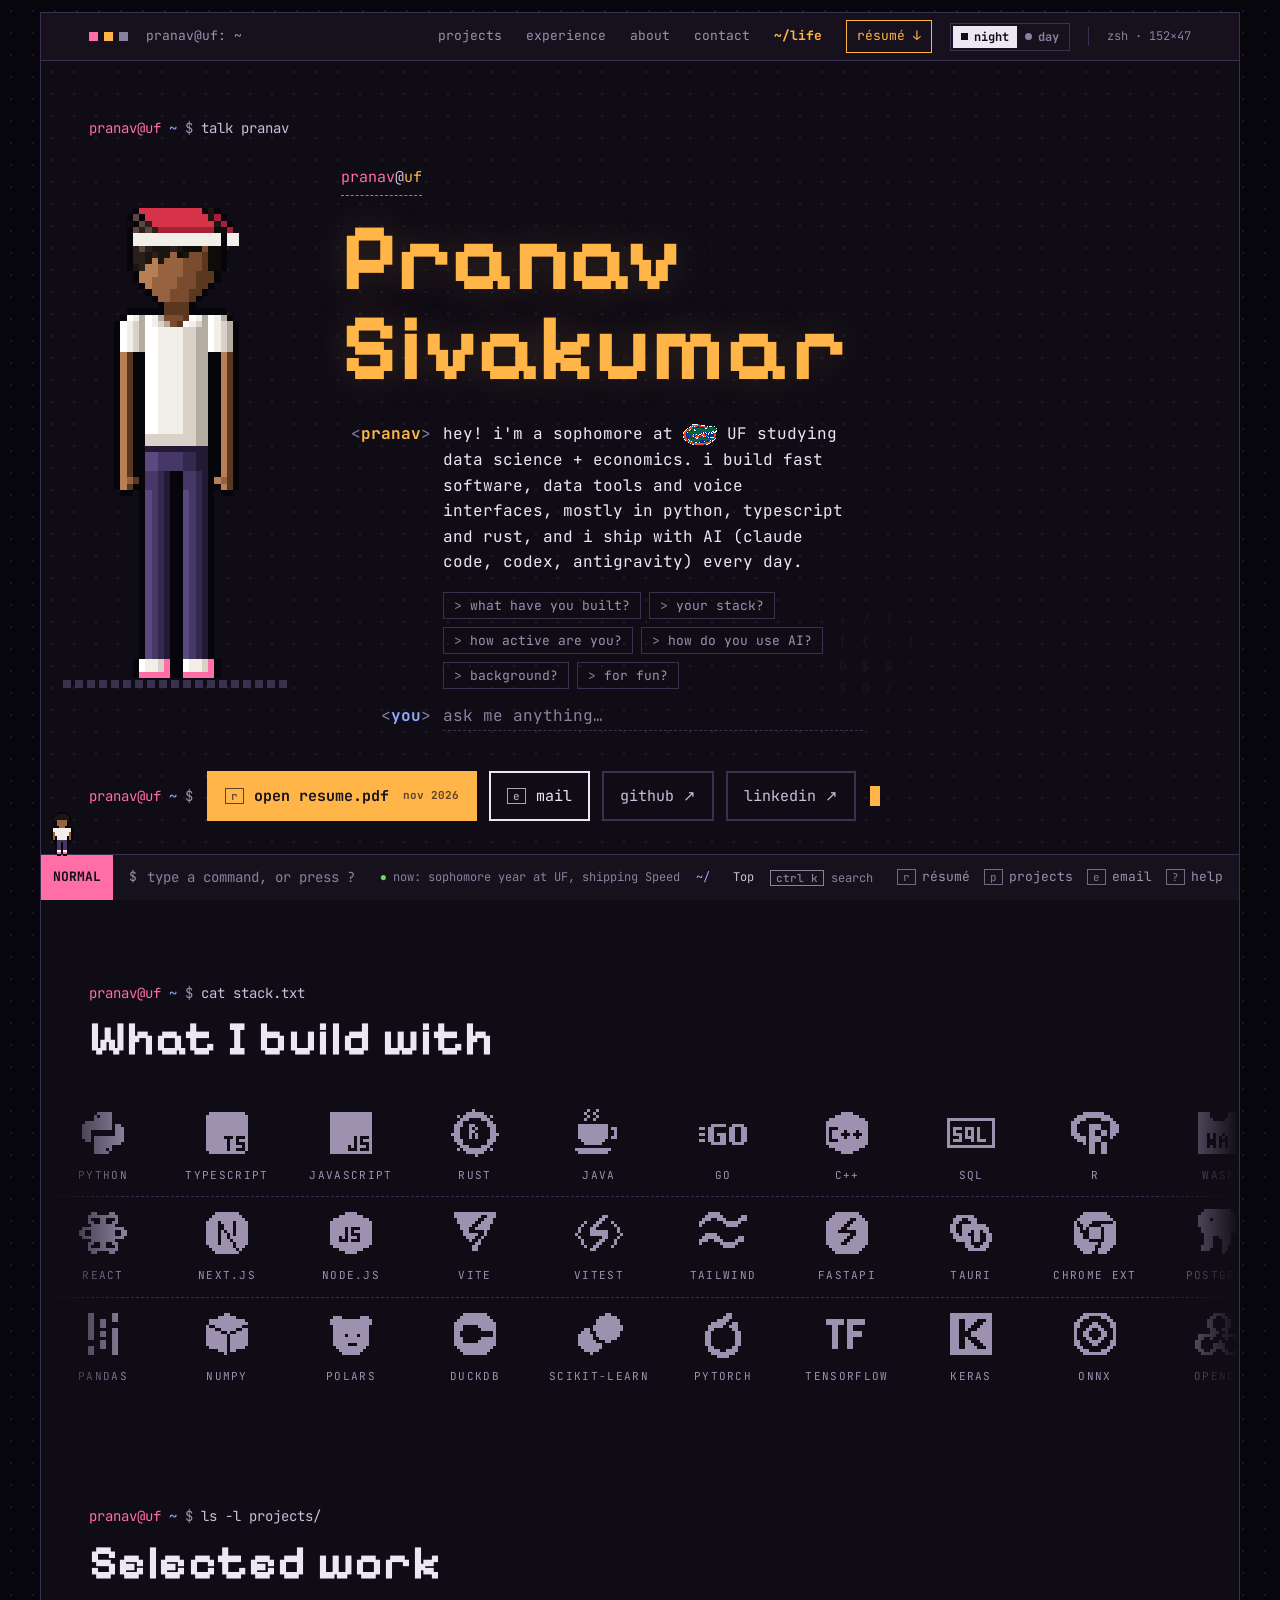
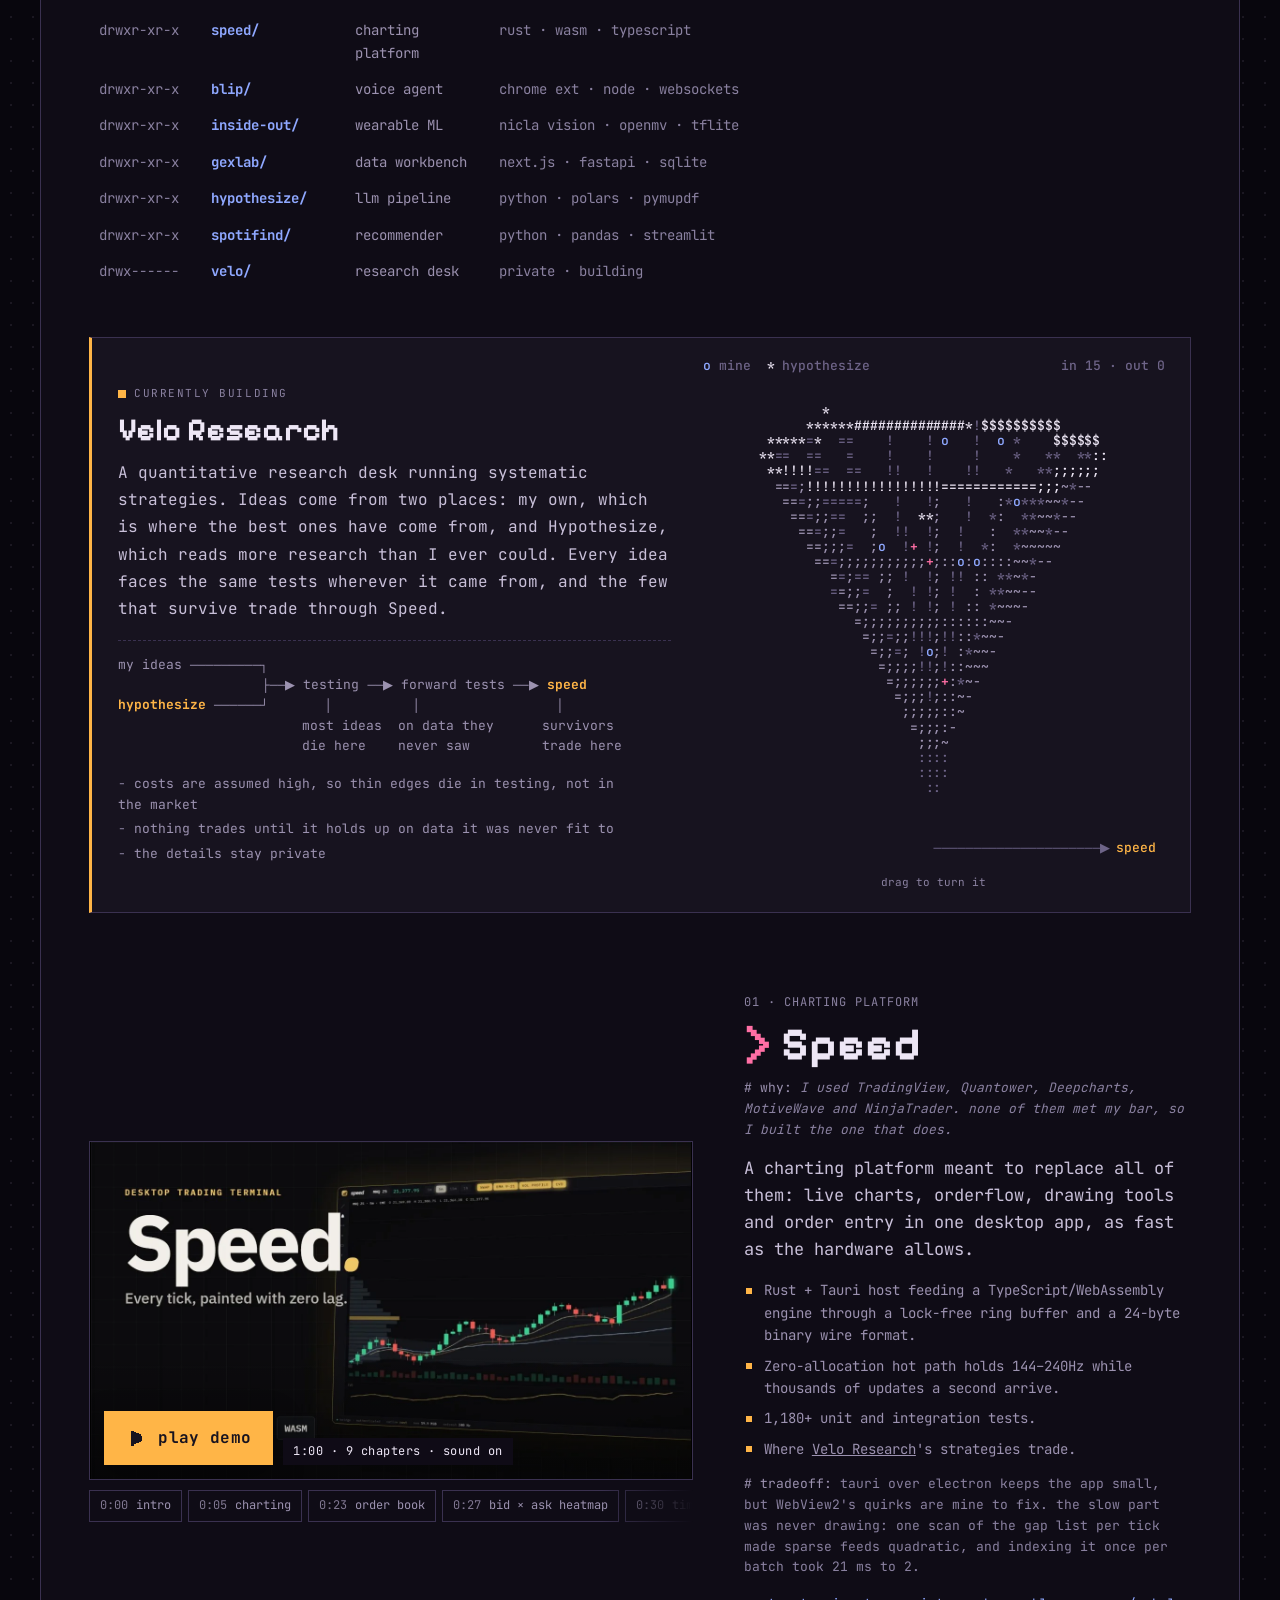
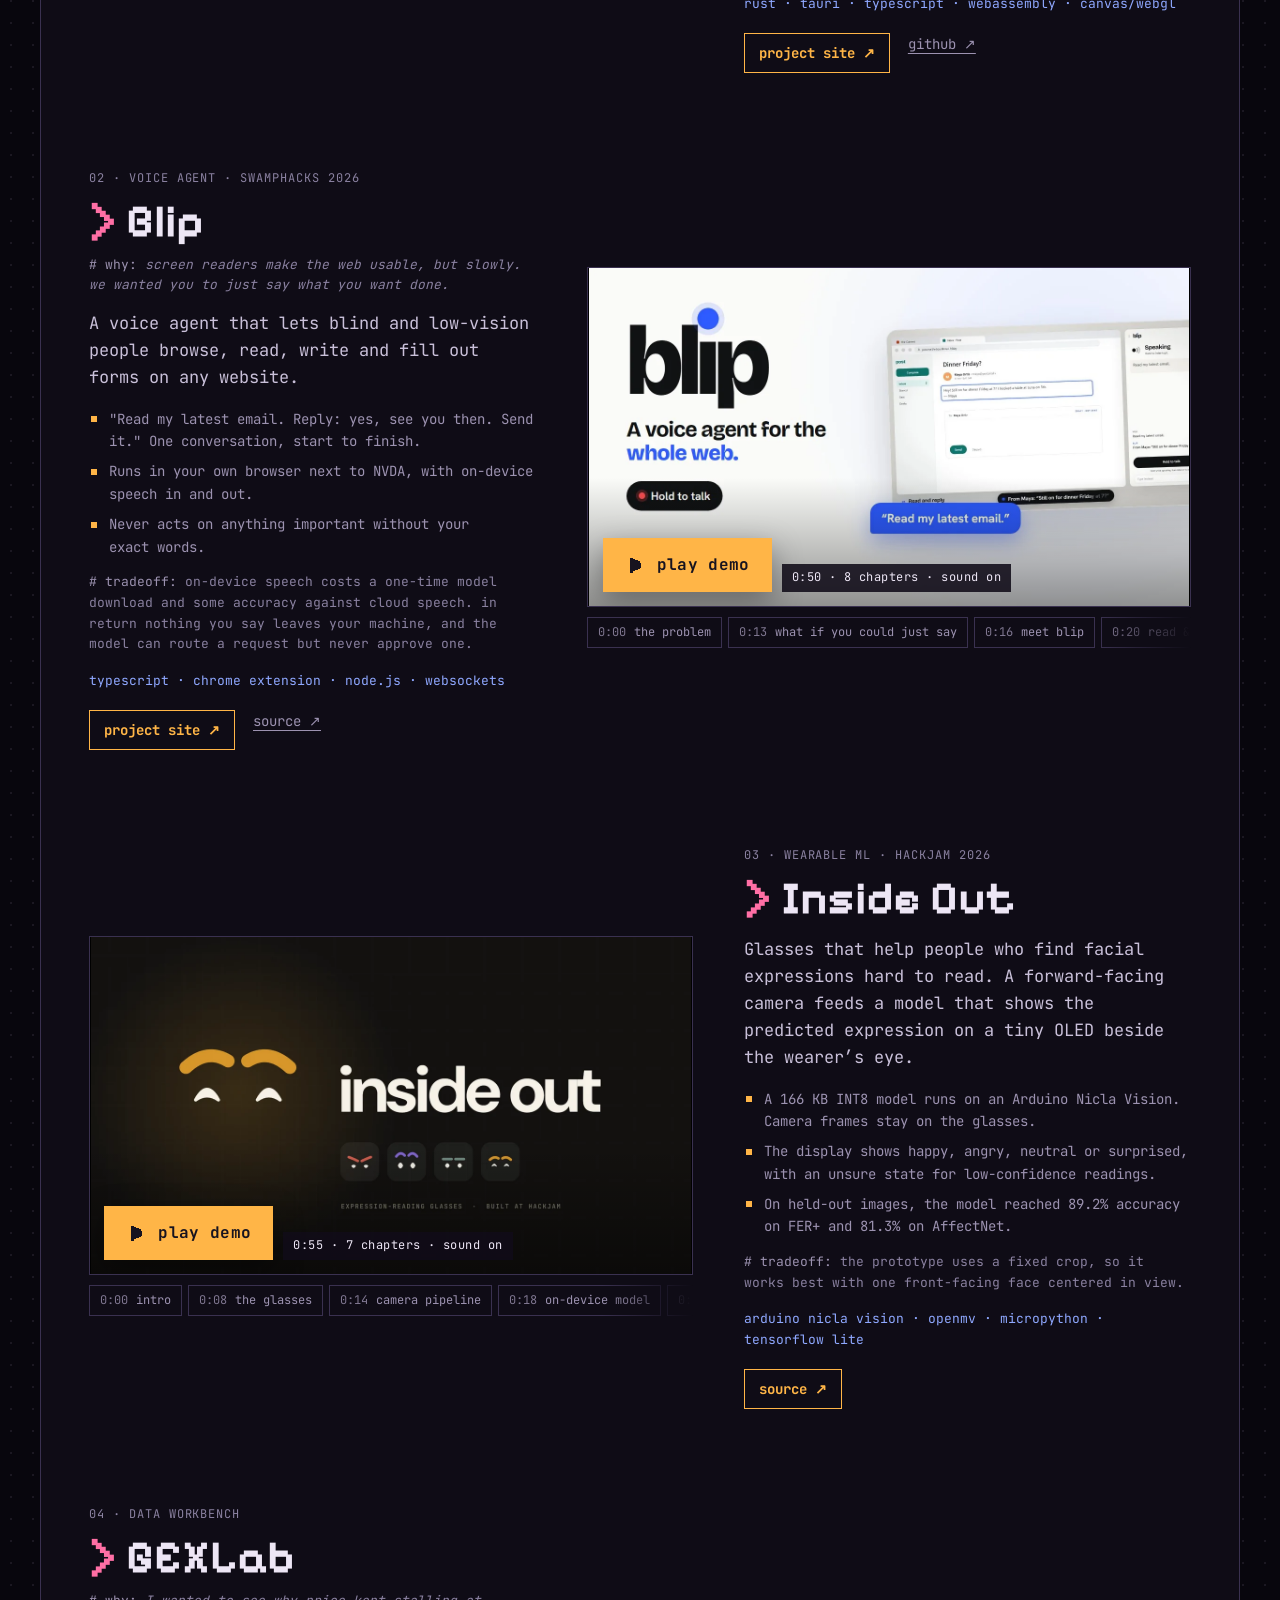
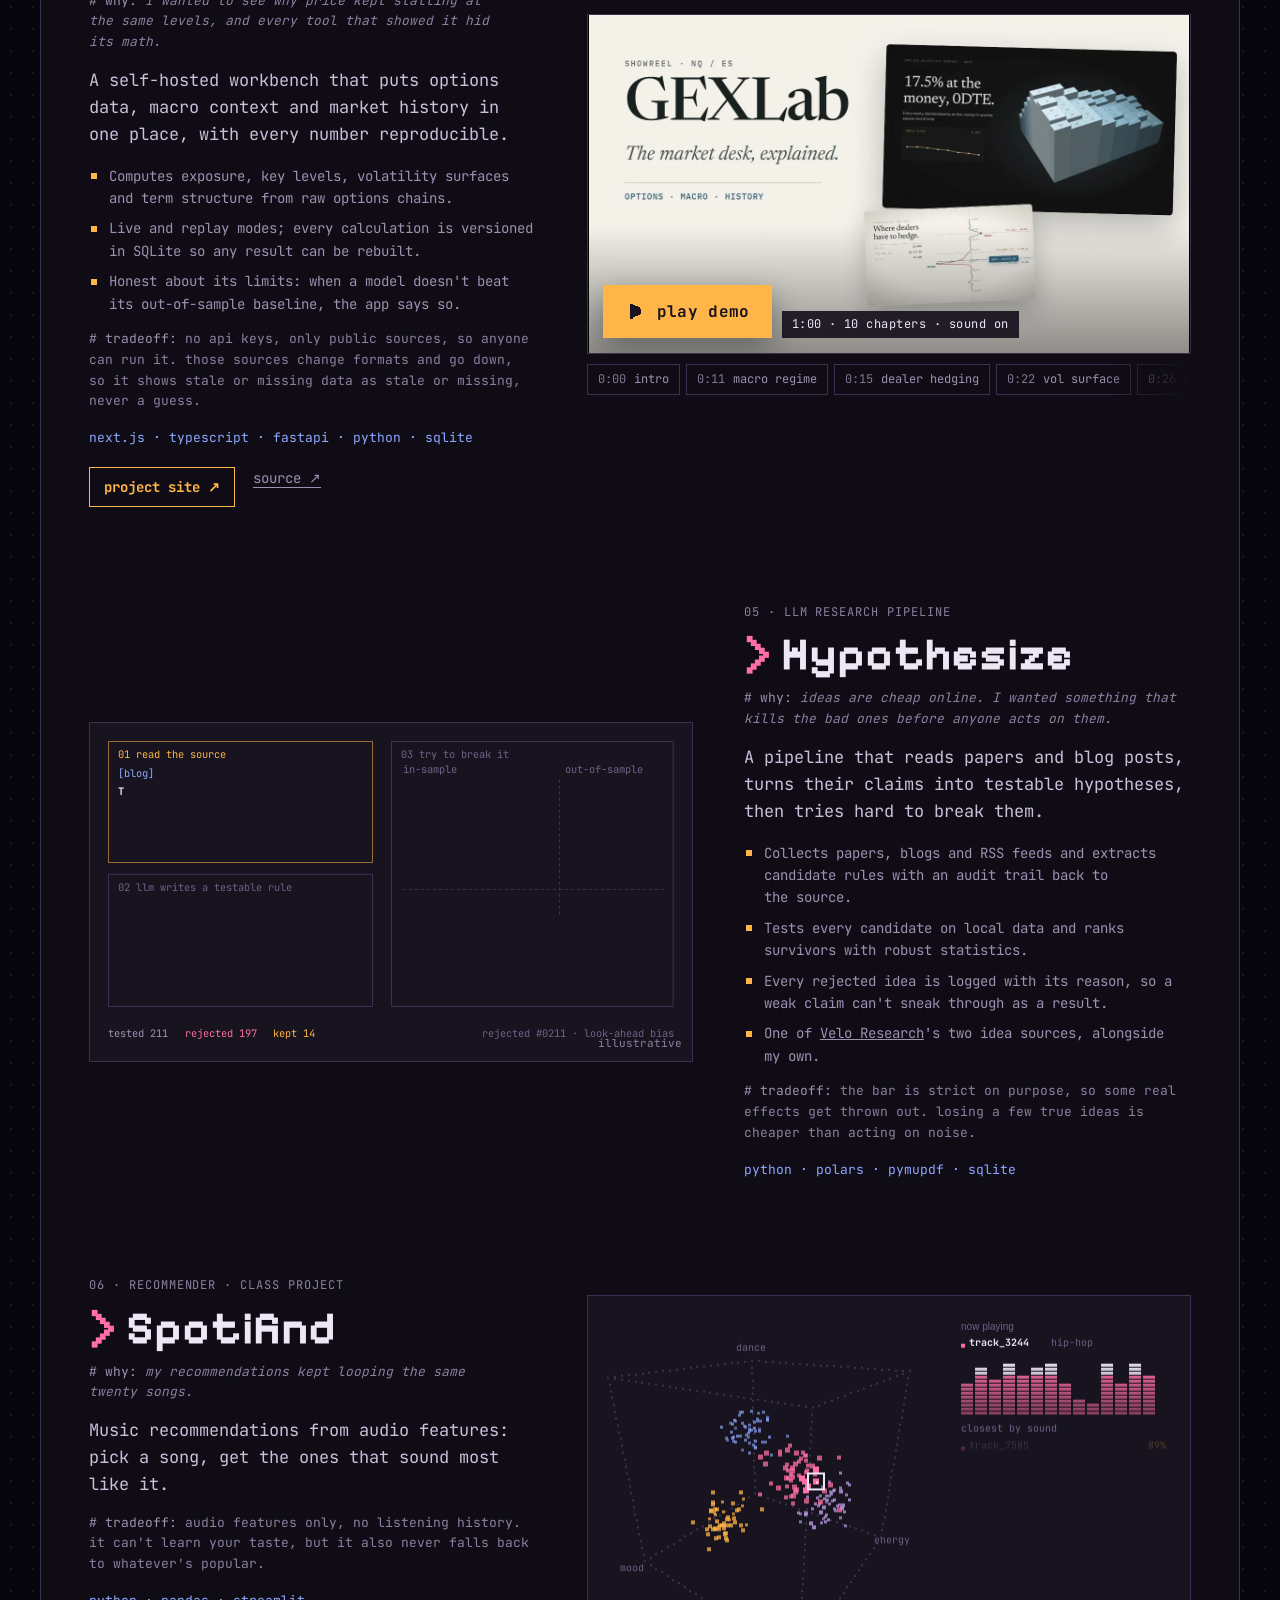
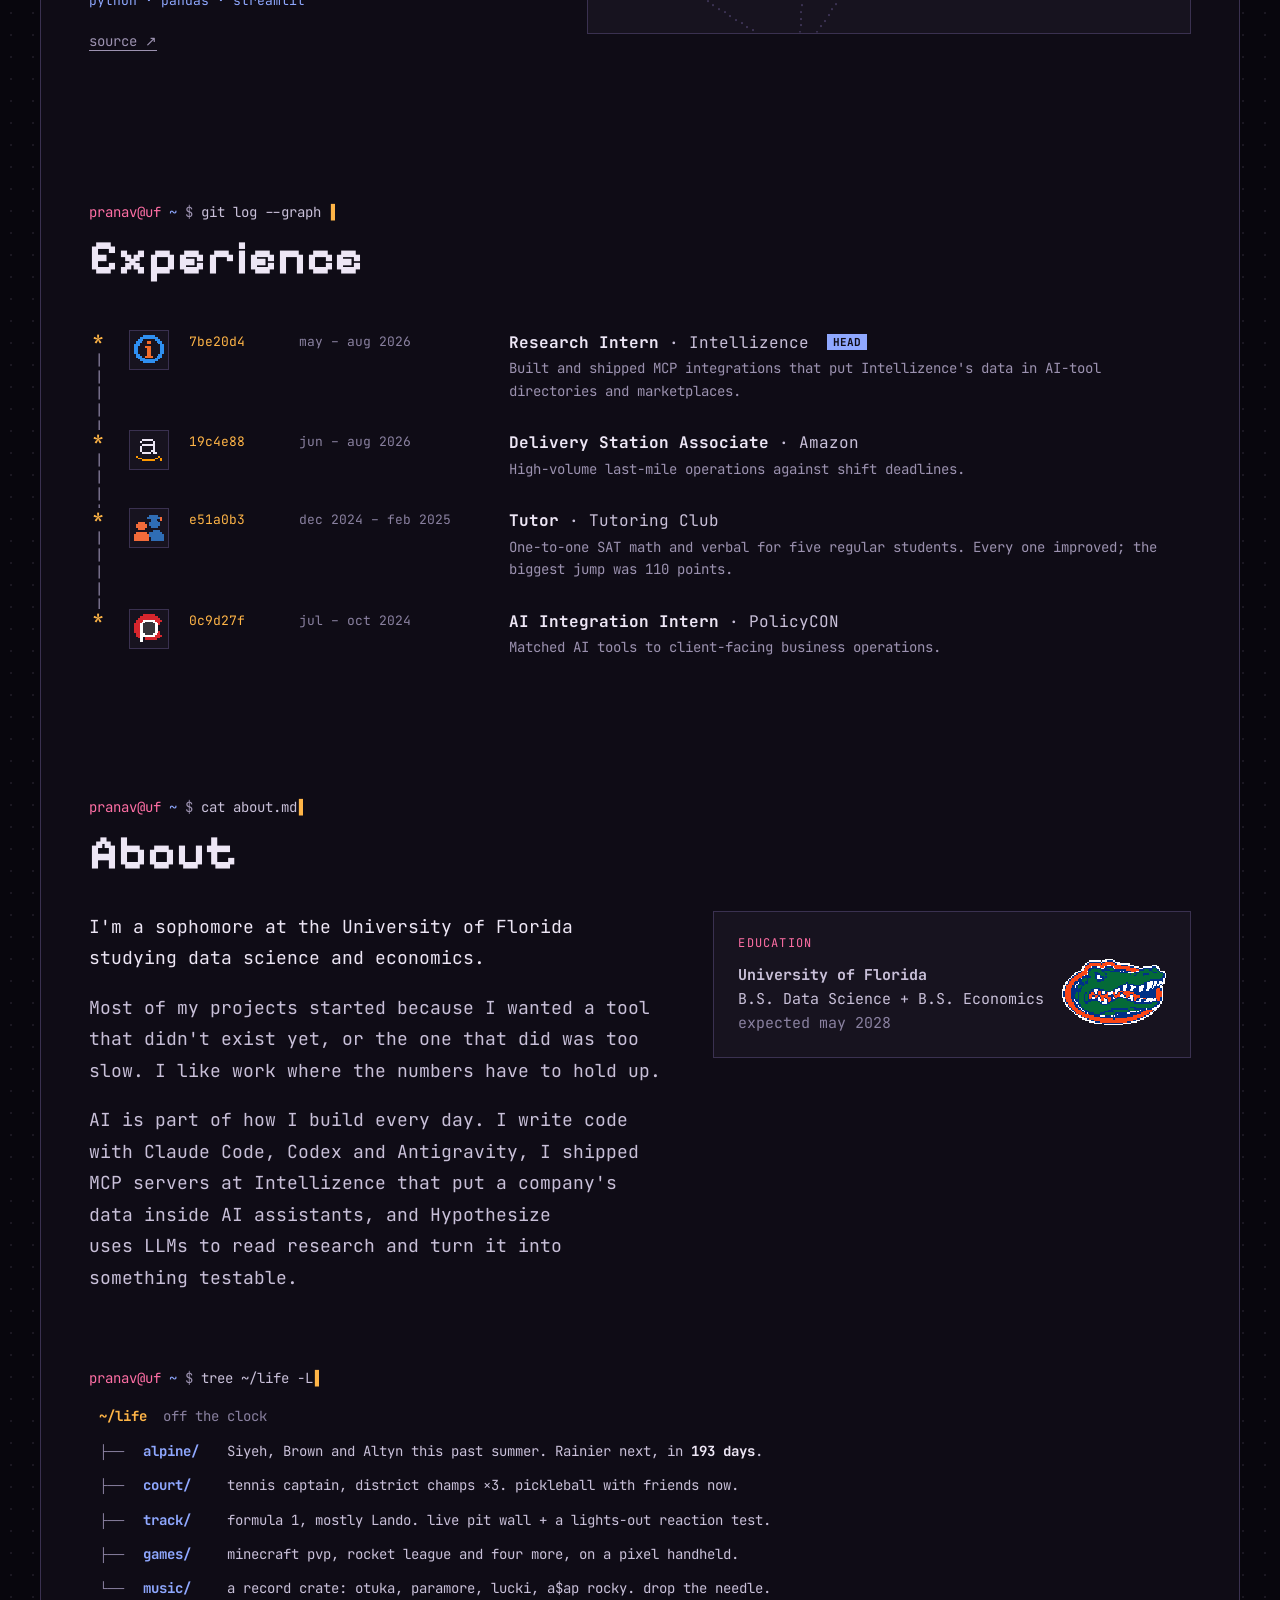
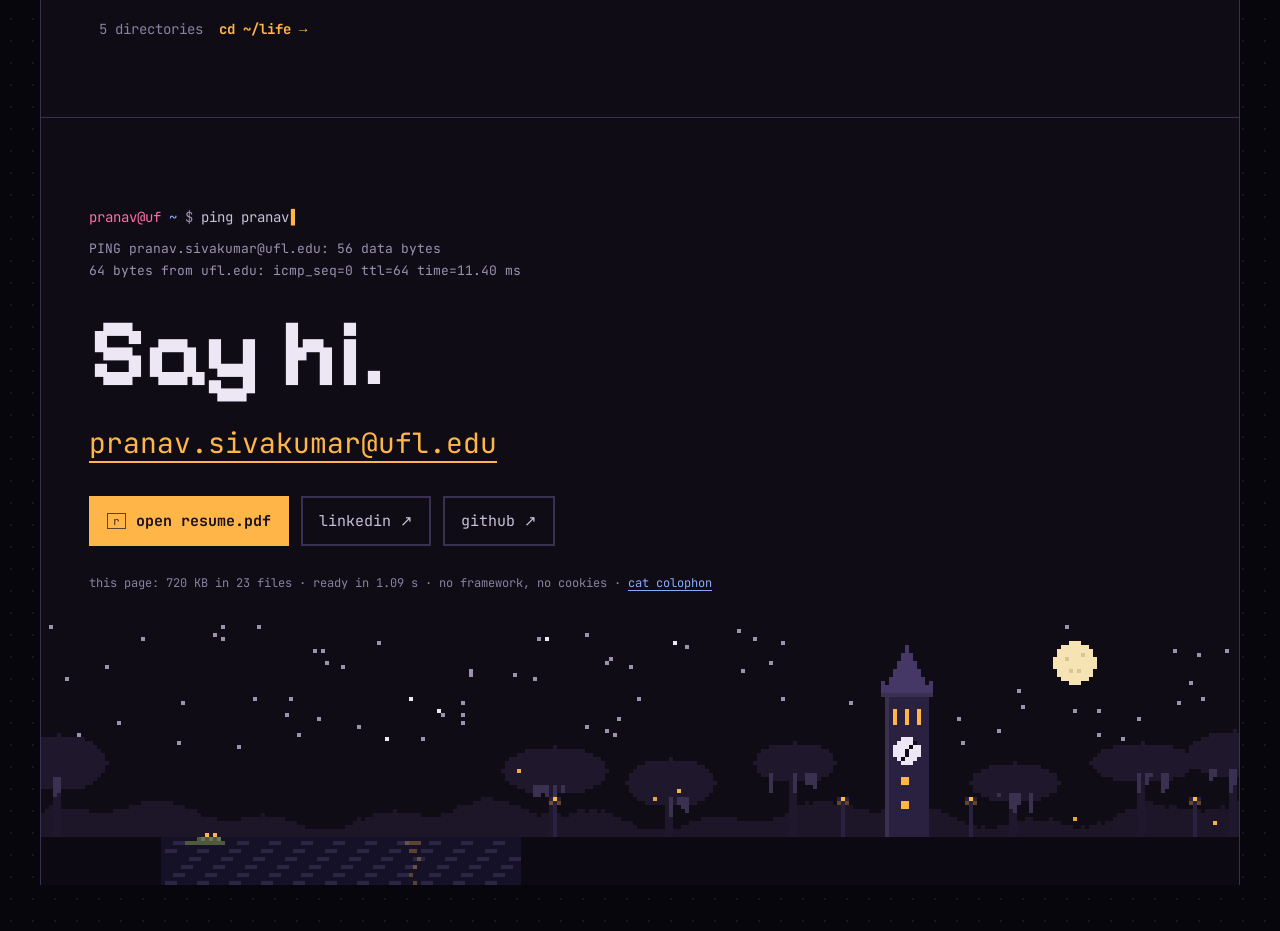
<file: index.html>
<!doctype html>
<html lang="en">
<head>
  <script>
    // pick the theme before anything paints: a saved choice wins, otherwise night
    (() => { let t = null; try { t = localStorage.getItem('theme'); } catch (e) {}
      document.documentElement.dataset.theme = t || 'dark'; })();
  </script>
  <meta charset="utf-8">
  <meta name="viewport" content="width=device-width, initial-scale=1">
  <title>Pranav Sivakumar · data science + economics @ UF</title>
  <meta name="description" content="Pranav Sivakumar, data science and economics student at the University of Florida. I build fast software, data tools and voice interfaces.">
  <meta name="theme-color" content="#0f0c16">
  <meta property="og:type" content="website">
  <meta property="og:site_name" content="pranav@uf">
  <meta property="og:title" content="Pranav Sivakumar">
  <meta property="og:description" content="Data science + economics @ UF. A charting platform, a voice assistant, research tools, and a terminal you can talk to.">
  <link rel="canonical" href="https://pranavsivakumar.pages.dev/">
  <meta property="og:url" content="https://pranavsivakumar.pages.dev/">
  <meta property="og:image" content="https://pranavsivakumar.pages.dev/assets/og.png">
  <meta property="og:image:alt" content="Pranav Sivakumar: data science + economics at UF">
  <meta property="og:image:width" content="1200">
  <meta property="og:image:height" content="630">
  <meta name="twitter:card" content="summary_large_image">
  <meta name="twitter:title" content="Pranav Sivakumar">
  <meta name="twitter:description" content="Data science + economics @ UF. A charting platform, a voice assistant, research tools, and a terminal you can talk to.">
  <meta name="twitter:image" content="https://pranavsivakumar.pages.dev/assets/og.png">
  <link rel="icon" href="assets/favicon.svg" type="image/svg+xml">
  <link rel="apple-touch-icon" href="assets/icons/apple-touch-icon.png">
  <link rel="manifest" href="site.webmanifest">
  <link rel="preload" href="assets/fonts/jetbrains-mono-latin.woff2" as="font" type="font/woff2" crossorigin>
  <link rel="stylesheet" href="css/player.css">
  <link rel="stylesheet" href="css/style.css">
  <script>/* a page-to-page wipe the browser cancels (say, on a prerendered page) is fine: navigation still happens, so don't log it as an error */
    ['pageswap', 'pagereveal'].forEach((t) => addEventListener(t, (e) => { const v = e.viewTransition; if (v) [v.ready, v.finished, v.updateCallbackDone].forEach((p) => p.catch(() => {})); }));</script>
  <script type="application/ld+json">{"@context":"https://schema.org","@graph":[{"@type":"Person","@id":"https://pranavsivakumar.pages.dev/#pranav","name":"Pranav Sivakumar","url":"https://pranavsivakumar.pages.dev/","email":"mailto:pranav.sivakumar@ufl.edu","description":"Data science and economics student at the University of Florida who builds fast software, data tools and voice interfaces.","affiliation":{"@type":"CollegeOrUniversity","name":"University of Florida"},"sameAs":["https://www.linkedin.com/in/pranavsivakumar","https://github.com/swilled"],"knowsAbout":["Python","TypeScript","Rust","SQL","React","Next.js","FastAPI","WebAssembly","Data science","Machine learning","Quantitative research","Economics"]},{"@type":"WebSite","@id":"https://pranavsivakumar.pages.dev/#site","url":"https://pranavsivakumar.pages.dev/","name":"Pranav Sivakumar","author":{"@id":"https://pranavsivakumar.pages.dev/#pranav"}},{"@type":"ProfilePage","url":"https://pranavsivakumar.pages.dev/","name":"Pranav Sivakumar · data science + economics @ UF","mainEntity":{"@id":"https://pranavsivakumar.pages.dev/#pranav"}}]}</script>
  <script type="speculationrules">{"prerender":[{"where":{"and":[{"href_matches":"/*"},{"not":{"selector_matches":"[href^=\"#\"], [href$=\".pdf\"], [target=_blank], [download], [href^=\"mailto:\"]"}}]},"eagerness":"moderate"}]}</script>
</head>
<body>
  <a class="skip" href="#work">skip to projects</a>

  <!-- on wide screens the terminal sits on a desktop: a few icons on the left, a note on the right -->
  <nav class="desktop" aria-label="Desktop shortcuts">
    <a class="dicon" href="assets/resume.pdf" target="_blank" rel="noopener" data-icon="doc"><span>resume.pdf</span></a>
    <a class="dicon" href="#work" data-icon="folder"><span>projects/</span></a>
    <a class="dicon" href="life/" data-icon="folder"><span>life/</span></a>
    <a class="dicon" href="mailto:pranav.sivakumar@ufl.edu" data-link="email" data-icon="mail"><span>mail</span></a>
    <a class="dicon" href="https://github.com/swilled" target="_blank" rel="noopener" data-link="github" data-icon="github"><span>github</span></a>
    <a class="dicon" href="https://www.linkedin.com/in/pranavsivakumar" target="_blank" rel="noopener" data-link="linkedin" data-icon="linkedin"><span>linkedin</span></a>
    <button class="dicon trash" type="button" data-icon="trash" id="trash"><span>trash</span></button>
  </nav>
  <aside class="note" aria-label="todo.txt">
    <p class="note-title">todo.txt</p>
    <ul>
      <li class="done">build this site</li>
      <li>summit mt rainier</li>
      <li>beat pranav at pickleball <span>(type pickleball)</span></li>
      <li>find the konami code</li>
    </ul>
  </aside>

  <div class="window">
  <header class="titlebar">
    <span class="dots" aria-hidden="true"><i></i><i></i><i></i></span>
    <a class="host" href="#top">pranav@uf: ~</a>
    <nav aria-label="Sections">
      <a href="#work">projects</a>
      <a href="#experience">experience</a>
      <a href="#about">about</a>
      <a href="#contact">contact</a>
      <a class="nav-life" href="life/">~/life</a>
      <a class="nav-resume" href="assets/resume.pdf" target="_blank" rel="noopener">résumé ↓</a>
    </nav>
    <button class="theme" id="theme" type="button" aria-label="Switch between night (terminal) and day (printout)"><span class="night"><i></i><b>night</b></span><span class="day"><i></i><b>day</b></span></button>
    <span class="tty" id="tty" aria-hidden="true">zsh · 120×40</span>
  </header>

  <main>
    <section class="hero" id="top" aria-labelledby="name">
      <canvas class="hero-bg" id="hero-bg" aria-hidden="true"></canvas>
      <div class="wrap hero-inner">
        <p class="cmd"><span class="ps">pranav@uf</span> <span class="cwd">~</span> <span class="dollar">$</span> <span class="typed" data-type>talk pranav</span></p>
        <div class="fetch">
          <div class="hero-avatar">
            <span class="bubble" id="bubble" aria-hidden="true">hey, i'm pranav!</span>
            <div class="rig" id="rig"><svg id="avatar" class="avatar" role="img" aria-label="Pixel-art Pranav. Click him, or pick him up." shape-rendering="crispEdges" tabindex="0"></svg></div>
            <span class="ground" aria-hidden="true"></span>
          </div>
          <div class="fetch-info">
            <p class="userhost"><span class="ps">pranav</span>@<span class="amber">uf</span></p>
            <h1 id="name" class="name" aria-label="Pranav Sivakumar"><span data-scramble aria-hidden="true">Pranav</span> <span data-scramble aria-hidden="true">Sivakumar</span></h1>
            <div class="chat" id="chat">
              <ol class="chat-log" id="chat-log" aria-live="polite" aria-label="Conversation" tabindex="0">
                <li class="me"><span class="nick">pranav</span><span class="msg">hey! i'm a sophomore at <span class="uf" data-uf></span>UF studying data science + economics. i build fast software, data tools and voice interfaces, mostly in python, typescript and rust, and i ship with AI (claude code, codex, antigravity) every day.</span></li>
              </ol>
              <div class="chat-att" id="chat-att" aria-live="polite"></div>
              <div class="chat-asks" id="chat-asks" role="group" aria-label="Ask Pranav something">
                <button type="button" data-ask="built">what have you built?</button>
                <button type="button" data-ask="stack">your stack?</button>
                <button type="button" data-ask="commits">how active are you?</button>
                <button type="button" data-ask="ai">how do you use AI?</button>
                <button type="button" data-ask="background">background?</button>
                <button type="button" data-ask="fun">for fun?</button>
              </div>
              <form class="chat-input" id="chat-form" autocomplete="off">
                <label class="nick you" for="chat-q">you</label>
                <input id="chat-q" type="text" maxlength="120" spellcheck="false" placeholder="ask me anything…">
              </form>
            </div>
          </div>
        </div>
        <div class="run">
          <span class="cmd inline" aria-hidden="true"><span class="ps">pranav@uf</span> <span class="cwd">~</span> <span class="dollar">$</span></span>
          <div class="actions">
            <a class="btn primary" href="assets/resume.pdf" target="_blank" rel="noopener" title="updated nov 2026"><kbd>r</kbd> open resume.pdf <small class="upd">nov 2026</small></a>
            <a class="btn" data-link="email" href="mailto:pranav.sivakumar@ufl.edu"><kbd>e</kbd> mail</a>
            <a class="btn ghost" data-link="github" href="https://github.com/swilled" target="_blank" rel="noopener">github ↗</a>
            <a class="btn ghost" data-link="linkedin" href="https://www.linkedin.com/in/pranavsivakumar" target="_blank" rel="noopener">linkedin ↗</a>
          </div>
          <span class="caret" aria-hidden="true"></span>
        </div>
      </div>
    </section>

    <section class="stack" id="stack" aria-labelledby="stack-h">
      <div class="wrap">
        <p class="cmd reveal"><span class="ps">pranav@uf</span> <span class="cwd">~</span> <span class="dollar">$</span> <span class="typed" data-type>cat stack.txt</span></p>
        <h2 id="stack-h" class="section-title reveal">What I build with</h2>
      </div>
      <div class="marquee" data-icons="python typescript javascript rust java go cpp sql r webassembly" aria-label="Languages"></div>
      <div class="marquee reverse" data-icons="react nextjs nodejs vite vitest tailwind fastapi tauri chrome postgres mongodb redis supabase firebase docker kubernetes aws cloudflare vercel git github" aria-label="Web, backend and infrastructure"></div>
      <div class="marquee" data-icons="pandas numpy polars duckdb scikit pytorch tensorflow keras onnx opencv spark jupyter streamlit matplotlib plotly excel tableau sqlite openai claude gemini huggingface langchain mcp" aria-label="Data and AI"></div>
    </section>

    <section class="work wrap" id="work" aria-labelledby="work-h">
      <p class="cmd reveal"><span class="ps">pranav@uf</span> <span class="cwd">~</span> <span class="dollar">$</span> <span class="typed" data-type>ls -l projects/</span></p>
      <h2 id="work-h" class="section-title reveal">Selected work</h2>
      <ul class="ls reveal" aria-label="Project index">
        <li><a href="#speed"><span class="perm">drwxr-xr-x</span><span class="fn">speed/</span><span class="ty">charting platform</span><span class="st">rust · wasm · typescript</span></a></li>
        <li><a href="#blip"><span class="perm">drwxr-xr-x</span><span class="fn">blip/</span><span class="ty">voice agent</span><span class="st">chrome ext · node · websockets</span></a></li>
        <li><a href="#inside-out"><span class="perm">drwxr-xr-x</span><span class="fn">inside-out/</span><span class="ty">wearable ML</span><span class="st">nicla vision · openmv · tflite</span></a></li>
        <li><a href="#gexlab"><span class="perm">drwxr-xr-x</span><span class="fn">gexlab/</span><span class="ty">data workbench</span><span class="st">next.js · fastapi · sqlite</span></a></li>
        <li><a href="#hypothesize"><span class="perm">drwxr-xr-x</span><span class="fn">hypothesize/</span><span class="ty">llm pipeline</span><span class="st">python · polars · pymupdf</span></a></li>
        <li><a href="#spotifind"><span class="perm">drwxr-xr-x</span><span class="fn">spotifind/</span><span class="ty">recommender</span><span class="st">python · pandas · streamlit</span></a></li>
        <li><a href="#velo"><span class="perm">drwx------</span><span class="fn">velo/</span><span class="ty">research desk</span><span class="st">private · building</span></a></li>
      </ul>

      <section class="building reveal" id="velo" aria-labelledby="velo-h">
        <div class="b-grid">
          <div class="b-text">
          <p class="b-head"><span class="b-dot" aria-hidden="true"></span>currently building</p>
          <h3 id="velo-h">Velo Research</h3>
          <p class="b-lead">A quantitative research desk running systematic strategies. Ideas come from two places: my own, which is where the best ones have come from, and Hypothesize, which reads more research than I ever could. Every idea faces the same tests wherever it came from, and the few that survive trade through Speed.</p>
          <p class="visually-hidden">Pipeline: ideas come from me and from Hypothesize; every one goes through the same testing, where most die; survivors are forward tested on data they never saw, then trade through Speed.</p><pre class="b-flow" aria-hidden="true">my ideas ─────────┐
                  ├──▶ testing ──▶ forward tests ──▶ <a tabindex="-1" href="#speed">speed</a>
<a tabindex="-1" href="#hypothesize">hypothesize</a> ──────┘       │          │                 │
                       most ideas  on data they      survivors
                       die here    never saw         trade here</pre>
          <ul class="b-rules">
            <li>costs are assumed high, so thin edges die in testing, not in the market</li>
            <li>nothing trades until it holds up on data it was never fit to</li>
            <li>the details stay private</li>
          </ul>
          </div>
          <figure class="b-art">
            <canvas id="velo-funnel" role="img" aria-label="A turning 3D funnel drawn in ASCII: ideas from two sources, mine and Hypothesize's, pour in at the top; most die on the way down, and the rare survivor runs out the bottom to Speed."></canvas>
            <figcaption>drag to turn it</figcaption>
          </figure>
        </div>
      </section>

      <article class="project reveal" id="speed">
        <div class="media">
          <figure class="player" id="speed-video" data-title="Speed demo"
                  data-chapters='[[0,"intro"],[5,"charting"],[23,"order book"],[27,"bid × ask heatmap"],[30,"time &amp; sales"],[34,"volume profile"],[38,"strategy replay"],[46,"multi-chart"],[56,"outro"]]'
                  data-thumbs="speed/media/speed-thumbs.webp" data-thumb-cols="10" data-duration="60"
                  data-next-label="Blip" data-next-href="#blip">
            <video src="speed/media/speed-demo.mp4" poster="speed/media/speed-poster.webp" preload="none" controls playsinline></video>
          </figure>
          <div class="player-chapters" data-for="speed-video"></div>
        </div>
        <div class="info">
          <p class="kicker">01 · charting platform</p>
          <h3>Speed</h3>
          <p class="why-line">I used TradingView, Quantower, Deepcharts, MotiveWave and NinjaTrader. none of them met my bar, so I built the one that does.</p>
          <p class="tagline">A charting platform meant to replace all of them: live charts, orderflow, drawing tools and order entry in one desktop app, as fast as the hardware allows.</p>
          <ul class="points">
            <li>Rust + Tauri host feeding a TypeScript/WebAssembly engine through a lock-free ring buffer and a 24-byte binary wire format.</li>
            <li>Zero-allocation hot path holds 144–240Hz while thousands of updates a second arrive.</li>
            <li>1,180+ unit and integration tests.</li>
            <li>Where <a href="#velo">Velo Research</a>'s strategies trade.</li>
          </ul>
          <p class="tradeoff">tauri over electron keeps the app small, but WebView2's quirks are mine to fix. the slow part was never drawing: one scan of the gap list per tick made sparse feeds quadratic, and indexing it once per batch took 21 ms to 2.</p>
          <p class="stackline">rust · tauri · typescript · webassembly · canvas/webgl</p>
          <p class="links"><a class="go" href="speed/">project site ↗</a><a href="https://github.com/swilled/speed-web" target="_blank" rel="noopener" title="the source is private; this repo has the demo and commit activity">github ↗</a></p>
        </div>
      </article>

      <article class="project flip reveal" id="blip">
        <div class="media">
          <figure class="player" id="blip-video" data-title="Blip demo"
                  data-chapters='[[0,"the problem"],[13,"what if you could just say"],[16,"meet blip"],[20,"read &amp; reply"],[36,"ask about any page"],[38,"fill any form"],[42,"make it yours"],[46,"outro"]]'
                  data-thumbs="blip/media/blip-thumbs.webp" data-thumb-cols="10" data-duration="50"
                  data-next-label="Inside Out" data-next-href="#inside-out">
            <video src="blip/media/blip-demo.mp4" poster="blip/media/blip-poster.webp" preload="none" controls playsinline></video>
          </figure>
          <div class="player-chapters" data-for="blip-video"></div>
        </div>
        <div class="info">
          <p class="kicker">02 · voice agent · SwampHacks 2026</p>
          <h3>Blip</h3>
          <p class="why-line">screen readers make the web usable, but slowly. we wanted you to just say what you want done.</p>
          <p class="tagline">A voice agent that lets blind and low-vision people browse, read, write and fill out forms on any website.</p>
          <ul class="points">
            <li>"Read my latest email. Reply: yes, see you then. Send it." One conversation, start to finish.</li>
            <li>Runs in your own browser next to NVDA, with on-device speech in and out.</li>
            <li>Never acts on anything important without your exact words.</li>
          </ul>
          <p class="tradeoff">on-device speech costs a one-time model download and some accuracy against cloud speech. in return nothing you say leaves your machine, and the model can route a request but never approve one.</p>
          <p class="stackline">typescript · chrome extension · node.js · websockets</p>
          <p class="links"><a class="go" href="blip/">project site ↗</a><a href="https://github.com/swilled/blip" target="_blank" rel="noopener">source ↗</a></p>
        </div>
      </article>

      <article class="project reveal" id="inside-out">
        <div class="media">
          <figure class="player" id="inside-out-video" data-title="Inside Out demo"
                  data-chapters='[[0,"intro"],[8,"the glasses"],[14,"camera pipeline"],[18,"on-device model"],[23,"OLED readout"],[28,"browser demo"],[42,"test results"]]'
                  data-thumbs="inside-out/media/inside-out-thumbs.webp" data-thumb-cols="10" data-duration="55"
                  data-next-label="GEXLab" data-next-href="#gexlab">
            <video src="inside-out/media/inside-out-demo.mp4" poster="inside-out/media/inside-out-poster.webp" preload="none" controls playsinline></video>
          </figure>
          <div class="player-chapters" data-for="inside-out-video"></div>
        </div>
        <div class="info">
          <p class="kicker">03 · wearable ML · HackJam 2026</p>
          <h3>Inside Out</h3>
          <p class="tagline">Glasses that help people who find facial expressions hard to read. A forward-facing camera feeds a model that shows the predicted expression on a tiny OLED beside the wearer’s eye.</p>
          <ul class="points">
            <li>A 166 KB INT8 model runs on an Arduino Nicla Vision. Camera frames stay on the glasses.</li>
            <li>The display shows happy, angry, neutral or surprised, with an unsure state for low-confidence readings.</li>
            <li>On held-out images, the model reached 89.2% accuracy on FER+ and 81.3% on AffectNet.</li>
          </ul>
          <p class="tradeoff">the prototype uses a fixed crop, so it works best with one front-facing face centered in view.</p>
          <p class="stackline">arduino nicla vision · openmv · micropython · tensorflow lite</p>
          <p class="links"><a class="go" href="https://github.com/Mahinur26/Inside_Out" target="_blank" rel="noopener">source ↗</a></p>
        </div>
      </article>

      <article class="project flip reveal" id="gexlab">
        <div class="media">
          <figure class="player" id="gexlab-video" data-title="GEXLab showreel"
                  data-chapters='[[0,"intro"],[11,"macro regime"],[15,"dealer hedging"],[22,"vol surface"],[26,"range day"],[30,"positioning"],[34,"events"],[38,"cross-asset"],[43,"equity desk"],[50,"montage"]]'
                  data-thumbs="gexlab/media/gexlab-thumbs.webp" data-thumb-cols="10" data-duration="60"
                  data-next-label="Hypothesize" data-next-href="#hypothesize">
            <video src="gexlab/media/gexlab-demo.mp4" poster="gexlab/media/gexlab-poster.webp" preload="none" controls playsinline></video>
          </figure>
          <div class="player-chapters" data-for="gexlab-video"></div>
        </div>
        <div class="info">
          <p class="kicker">04 · data workbench</p>
          <h3>GEXLab</h3>
          <p class="why-line">I wanted to see why price kept stalling at the same levels, and every tool that showed it hid its math.</p>
          <p class="tagline">A self-hosted workbench that puts options data, macro context and market history in one place, with every number reproducible.</p>
          <ul class="points">
            <li>Computes exposure, key levels, volatility surfaces and term structure from raw options chains.</li>
            <li>Live and replay modes; every calculation is versioned in SQLite so any result can be rebuilt.</li>
            <li>Honest about its limits: when a model doesn't beat its out-of-sample baseline, the app says so.</li>
          </ul>
          <p class="tradeoff">no api keys, only public sources, so anyone can run it. those sources change formats and go down, so it shows stale or missing data as stale or missing, never a guess.</p>
          <p class="stackline">next.js · typescript · fastapi · python · sqlite</p>
          <p class="links"><a class="go" href="gexlab/">project site ↗</a><a href="https://github.com/swilled/gexlab" target="_blank" rel="noopener">source ↗</a></p>
        </div>
      </article>

      <article class="project reveal" id="hypothesize">
        <div class="media">
          <div class="viz" role="img" aria-label="Animation: papers, blogs and feeds flow into a funnel, become testable rules, get tested; most are rejected and logged with a reason, a few survive.">
            <canvas id="viz-hypothesize"></canvas>
            <span class="viz-tag">illustrative</span>
          </div>
        </div>
        <div class="info">
          <p class="kicker">05 · llm research pipeline</p>
          <h3>Hypothesize</h3>
          <p class="why-line">ideas are cheap online. I wanted something that kills the bad ones before anyone acts on them.</p>
          <p class="tagline">A pipeline that reads papers and blog posts, turns their claims into testable hypotheses, then tries hard to break them.</p>
          <ul class="points">
            <li>Collects papers, blogs and RSS feeds and extracts candidate rules with an audit trail back to the source.</li>
            <li>Tests every candidate on local data and ranks survivors with robust statistics.</li>
            <li>Every rejected idea is logged with its reason, so a weak claim can't sneak through as a result.</li>
            <li>One of <a href="#velo">Velo Research</a>'s two idea sources, alongside my own.</li>
          </ul>
          <p class="tradeoff">the bar is strict on purpose, so some real effects get thrown out. losing a few true ideas is cheaper than acting on noise.</p>
          <p class="stackline">python · polars · pymupdf · sqlite</p>
        </div>
      </article>

      <article class="project flip reveal" id="spotifind">
        <div class="media">
          <div class="viz" role="img" aria-label="Animation: a map of songs as pixels; one track links to its five most similar songs, with feature bars.">
            <canvas id="viz-spotifind"></canvas>
          </div>
        </div>
        <div class="info">
          <p class="kicker">06 · recommender · class project</p>
          <h3>Spotifind</h3>
          <p class="why-line">my recommendations kept looping the same twenty songs.</p>
          <p class="tagline">Music recommendations from audio features: pick a song, get the ones that sound most like it.</p>
          <p class="tradeoff">audio features only, no listening history. it can't learn your taste, but it also never falls back to whatever's popular.</p>
          <p class="stackline">python · pandas · streamlit</p>
          <p class="links"><a href="https://github.com/swilled/spotifind" target="_blank" rel="noopener">source ↗</a></p>
        </div>
      </article>
    </section>

    <section class="wrap" id="experience" aria-labelledby="exp-h">
      <p class="cmd reveal"><span class="ps">pranav@uf</span> <span class="cwd">~</span> <span class="dollar">$</span> <span class="typed" data-type>git log --graph --oneline career</span></p>
      <h2 id="exp-h" class="section-title reveal">Experience</h2>
      <ol class="log">
        <li class="reveal"><span class="co" data-logo="intellizence" aria-hidden="true"></span><span class="hash">7be20d4</span><span class="when">may – aug 2026</span><span class="what"><b>Research Intern</b> · Intellizence <span class="head">HEAD</span></span><span class="why">Built and shipped MCP integrations that put Intellizence's data in AI-tool directories and marketplaces.</span></li>
        <li class="reveal"><span class="co" data-logo="amazon" aria-hidden="true"></span><span class="hash">19c4e88</span><span class="when">jun – aug 2026</span><span class="what"><b>Delivery Station Associate</b> · Amazon</span><span class="why">High-volume last-mile operations against shift deadlines.</span></li>
        <li class="reveal"><span class="co" data-logo="tutoringclub" aria-hidden="true"></span><span class="hash">e51a0b3</span><span class="when">dec 2024 – feb 2025</span><span class="what"><b>Tutor</b> · Tutoring Club</span><span class="why">One-to-one SAT math and verbal for five regular students. Every one improved; the biggest jump was 110 points.</span></li>
        <li class="reveal"><span class="co" data-logo="policycon" aria-hidden="true"></span><span class="hash">0c9d27f</span><span class="when">jul – oct 2024</span><span class="what"><b>AI Integration Intern</b> · PolicyCON</span><span class="why">Matched AI tools to client-facing business operations.</span></li>
      </ol>
    </section>

    <section class="wrap" id="about" aria-labelledby="about-h">
      <p class="cmd reveal"><span class="ps">pranav@uf</span> <span class="cwd">~</span> <span class="dollar">$</span> <span class="typed" data-type>cat about.md</span></p>
      <h2 id="about-h" class="section-title reveal">About</h2>
      <div class="about-grid">
        <div class="about-text reveal">
          <p>I'm a sophomore at the University of Florida studying data science and economics.</p>
          <p>Most of my projects started because I wanted a tool that didn't exist yet, or the one that did was too slow. I like work where the numbers have to hold up.</p>
          <p>AI is part of how I build every day. I write code with Claude Code, Codex and Antigravity, I shipped MCP servers at Intellizence that put a company's data inside AI assistants, and Hypothesize uses LLMs to read research and turn it into something testable.</p>
        </div>
        <div class="about-side">
          <div class="card reveal">
            <p class="label">education</p>
            <span class="uf-big" data-uf aria-hidden="true"></span>
            <p><b>University of Florida</b><br>B.S. Data Science + B.S. Economics<br><span class="dim">expected may 2028</span></p>
          </div>
        </div>
      </div>

      <div class="life-tree">
        <p class="cmd reveal"><span class="ps">pranav@uf</span> <span class="cwd">~</span> <span class="dollar">$</span> <span class="typed" data-type>tree ~/life -L 1</span></p>
        <ul class="tree reveal" aria-label="What I do off the clock">
          <li class="root"><a href="life/">~/life</a><span class="dim">off the clock</span></li>
          <li><span class="br" aria-hidden="true">├──</span><a href="life/#alpine">alpine/</a><span>Siyeh, Brown and Altyn this past summer. Rainier next, in <b data-rainier>a few months</b>.</span></li>
          <li><span class="br" aria-hidden="true">├──</span><a href="life/#court">court/</a><span>tennis captain, district champs ×3. pickleball with friends now.</span></li>
          <li><span class="br" aria-hidden="true">├──</span><a href="life/#track">track/</a><span>formula 1, mostly Lando. live pit wall + a lights-out reaction test.</span></li>
          <li><span class="br" aria-hidden="true">├──</span><a href="life/#games">games/</a><span>minecraft pvp, rocket league and four more, on a pixel handheld.</span></li>
          <li><span class="br" aria-hidden="true">└──</span><a href="life/#music">music/</a><span>a record crate: otuka, paramore, lucki, a$ap rocky. drop the needle.</span></li>
          <li class="sum"><span class="dim">5 directories</span><a class="go" href="life/">cd ~/life →</a></li>
        </ul>
      </div>
    </section>

    <section class="contact" id="contact" aria-labelledby="contact-h">
      <canvas class="campus" id="campus" role="img" aria-label="Pixel art of the University of Florida at night: Century Tower, oak trees and Lake Alice."></canvas>
      <div class="wrap">
        <p class="cmd reveal"><span class="ps">pranav@uf</span> <span class="cwd">~</span> <span class="dollar">$</span> <span class="typed" data-type>ping pranav</span></p>
        <pre class="ping reveal" aria-hidden="true">PING pranav.sivakumar@ufl.edu: 56 data bytes
64 bytes from ufl.edu: icmp_seq=0 ttl=64 time=<span data-ttfb>0.42</span> ms</pre>
        <h2 id="contact-h" class="contact-title reveal">Say hi.</h2>
        <a class="contact-mail reveal" data-link="email" href="mailto:pranav.sivakumar@ufl.edu">pranav.sivakumar@ufl.edu</a>
        <div class="actions reveal">
          <a class="btn primary" href="assets/resume.pdf" target="_blank" rel="noopener"><kbd>r</kbd> open resume.pdf</a>
          <a class="btn ghost" data-link="linkedin" href="https://www.linkedin.com/in/pranavsivakumar" target="_blank" rel="noopener">linkedin ↗</a>
          <a class="btn ghost" data-link="github" href="https://github.com/swilled" target="_blank" rel="noopener">github ↗</a>
        </div>
        <p class="colophon reveal"><span class="dim">this page:</span> <span data-weight>measuring…</span><span class="dim"> · no framework, no cookies ·</span> <button type="button" data-cmd="colophon">cat colophon</button></p>
      </div>
    </section>
  </main>
  </div>

  <footer class="statusbar">
    <span class="mode" id="mode">NORMAL</span>
    <form class="prompt" id="prompt" autocomplete="off">
      <label for="cmd" class="visually-hidden">Type a command</label>
      <span class="dollar" aria-hidden="true">$</span>
      <input id="cmd" name="cmd" type="text" spellcheck="false" placeholder="type a command, or press ? for help">
    </form>
    <span class="now" title="what I'm up to right now">now: sophomore year at UF, shipping Speed</span>
    <span class="where" id="where" aria-hidden="true">~/</span>
    <span class="pct" id="pct" aria-hidden="true">Top</span>
    <span class="walker" id="walker" aria-hidden="true"></span>
    <button class="pal-hint" type="button" data-palette-hint aria-label="Search the site"></button>
    <span class="hints" aria-hidden="true"><kbd>r</kbd> résumé <kbd>p</kbd> projects <kbd>e</kbd> email <kbd>?</kbd> help</span>
  </footer>
  <div class="toast" id="toast" role="status" aria-live="polite"></div>

  <script src="js/sprite.js" defer></script>
  <script src="js/icons.js" defer></script>
  <script src="js/fx.js" defer></script>
  <script src="js/player.js" defer></script>
  <script src="js/main.js" defer></script>
  <script src="js/qol.js" defer></script>
  <script src="js/resume.js" defer></script>
</body>
</html>
</file>
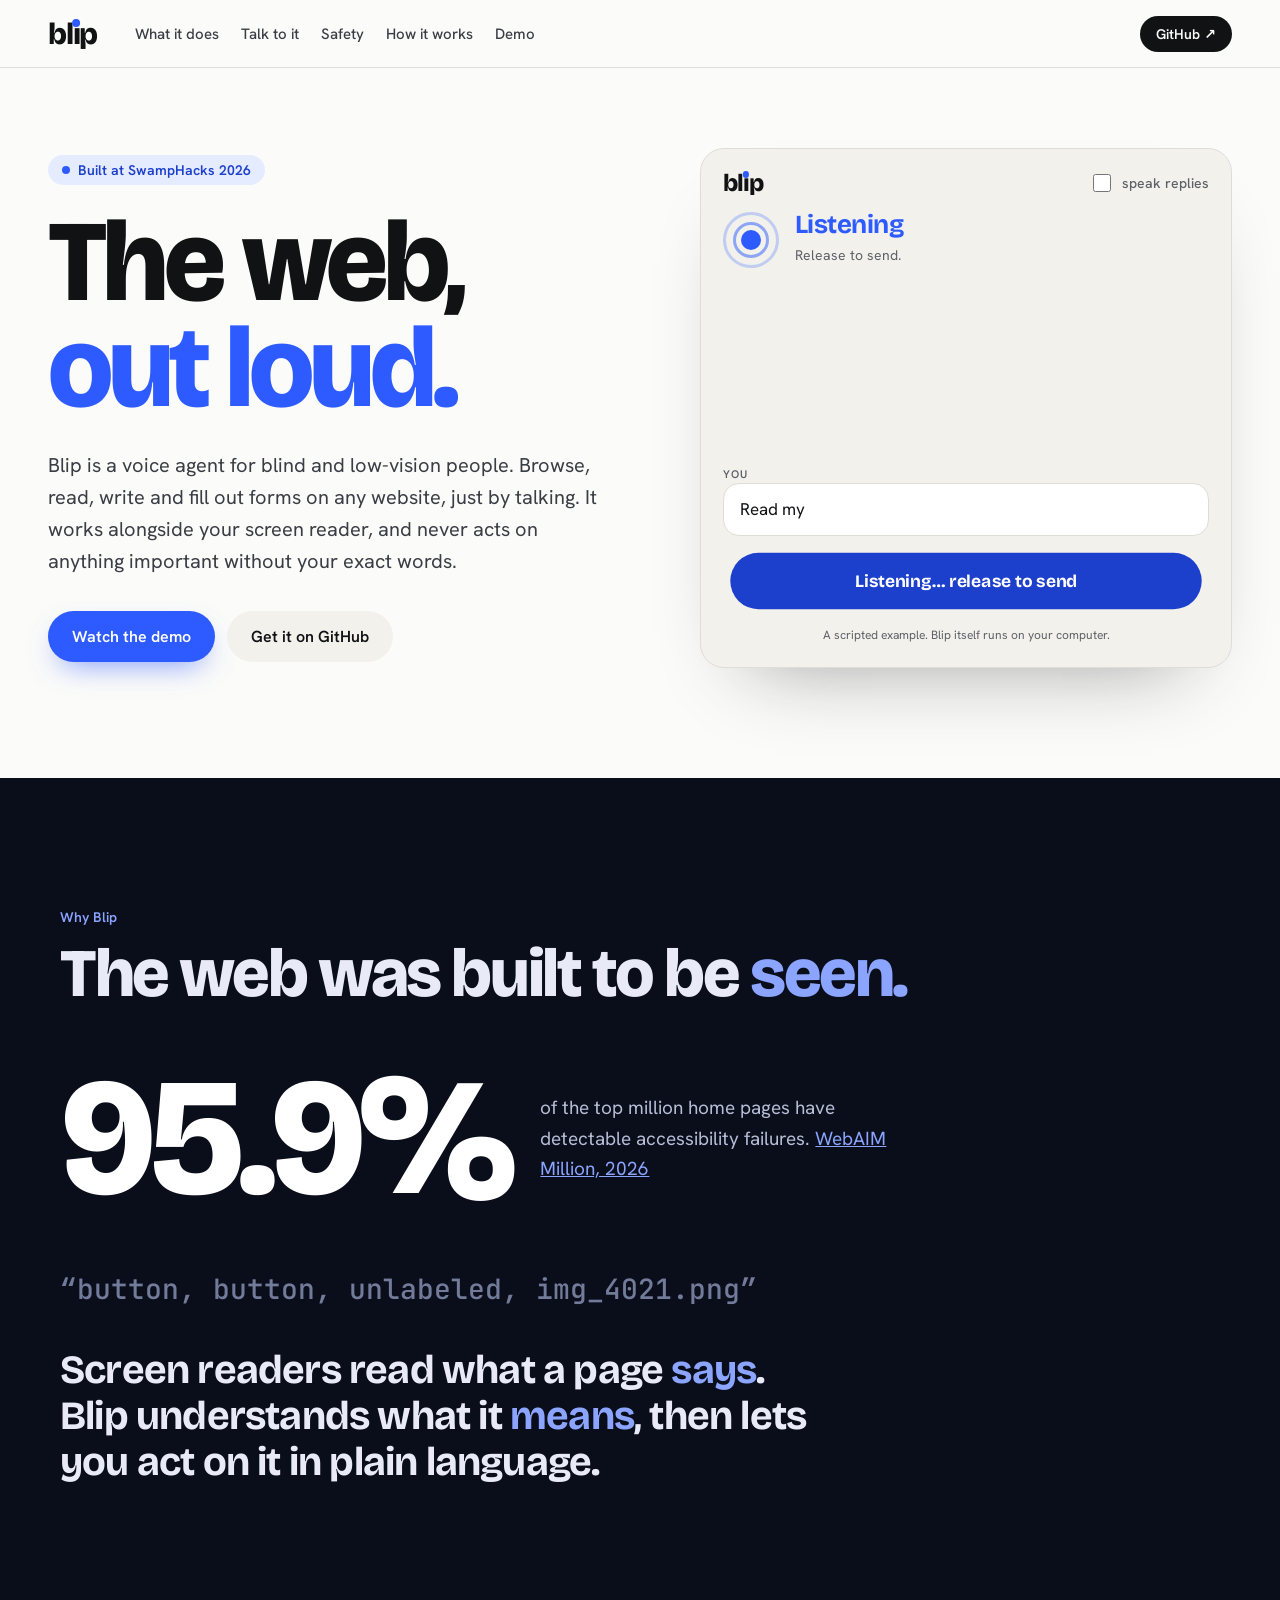
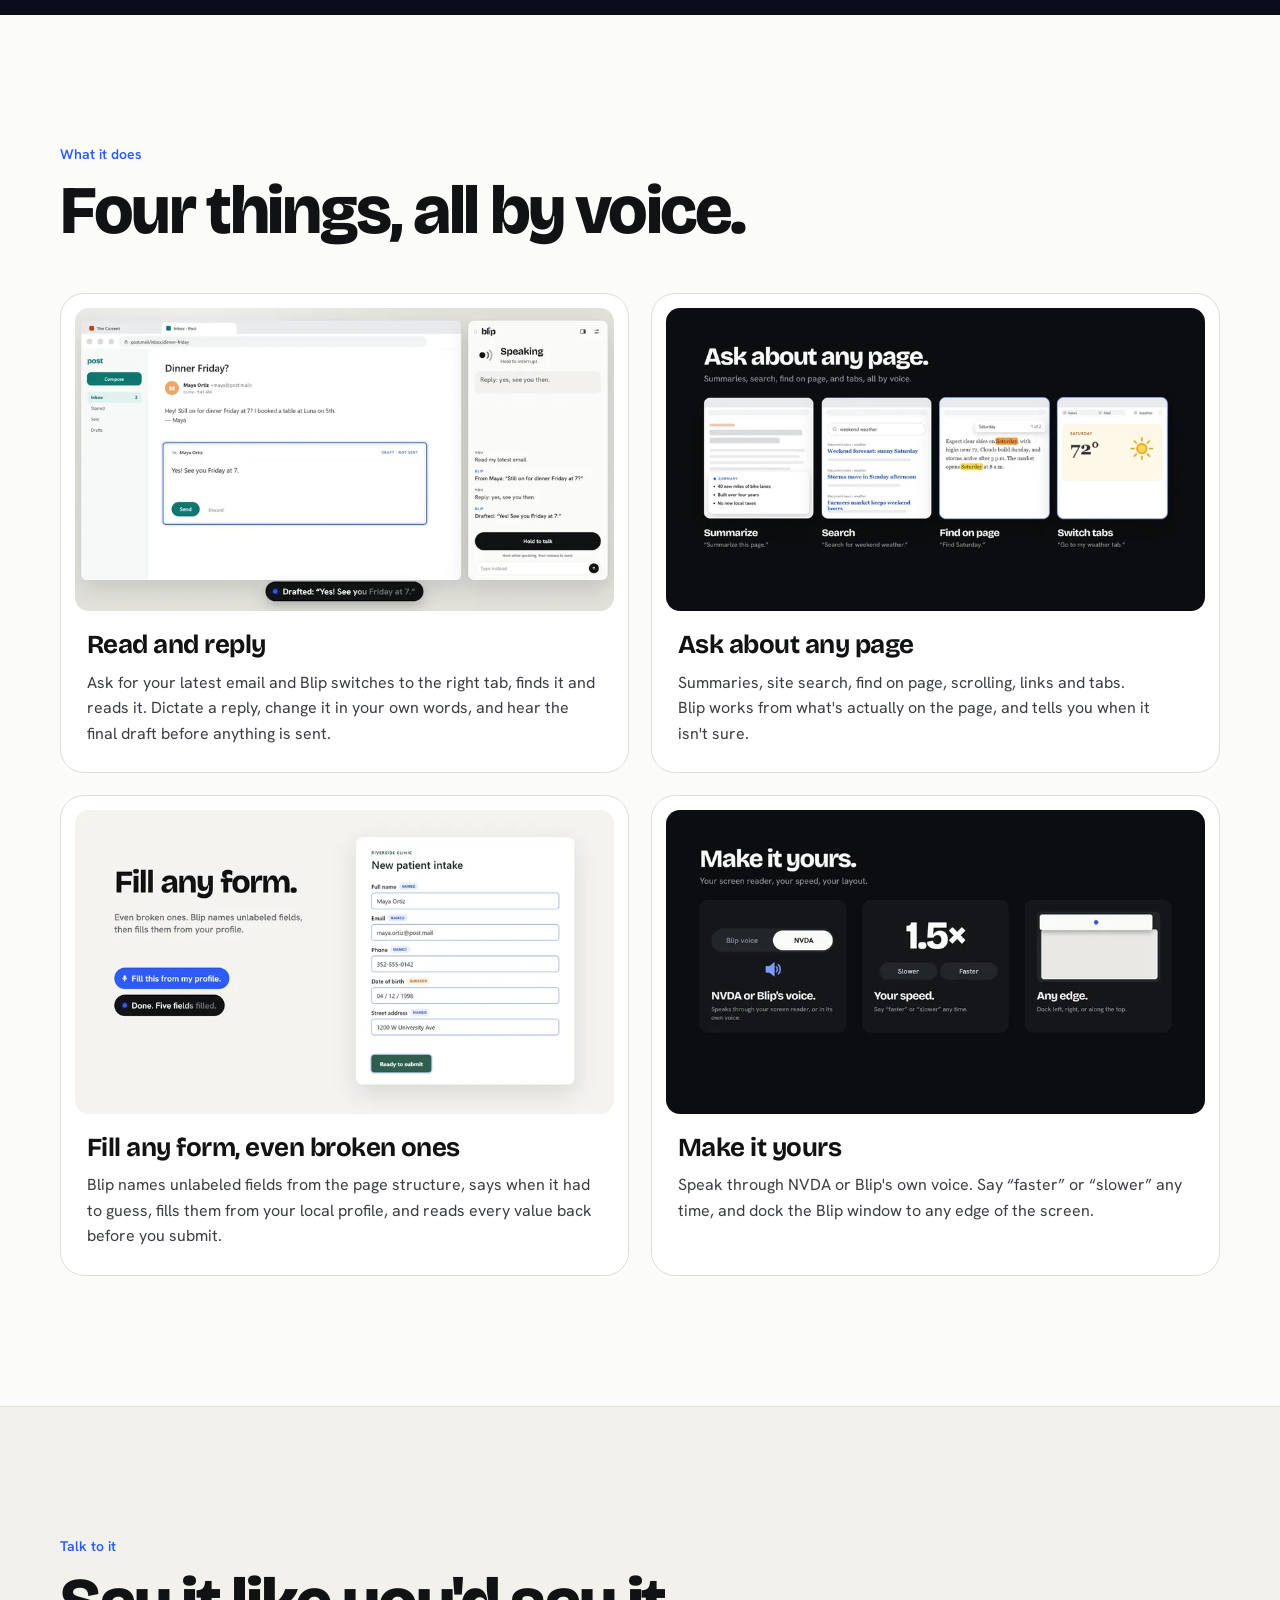
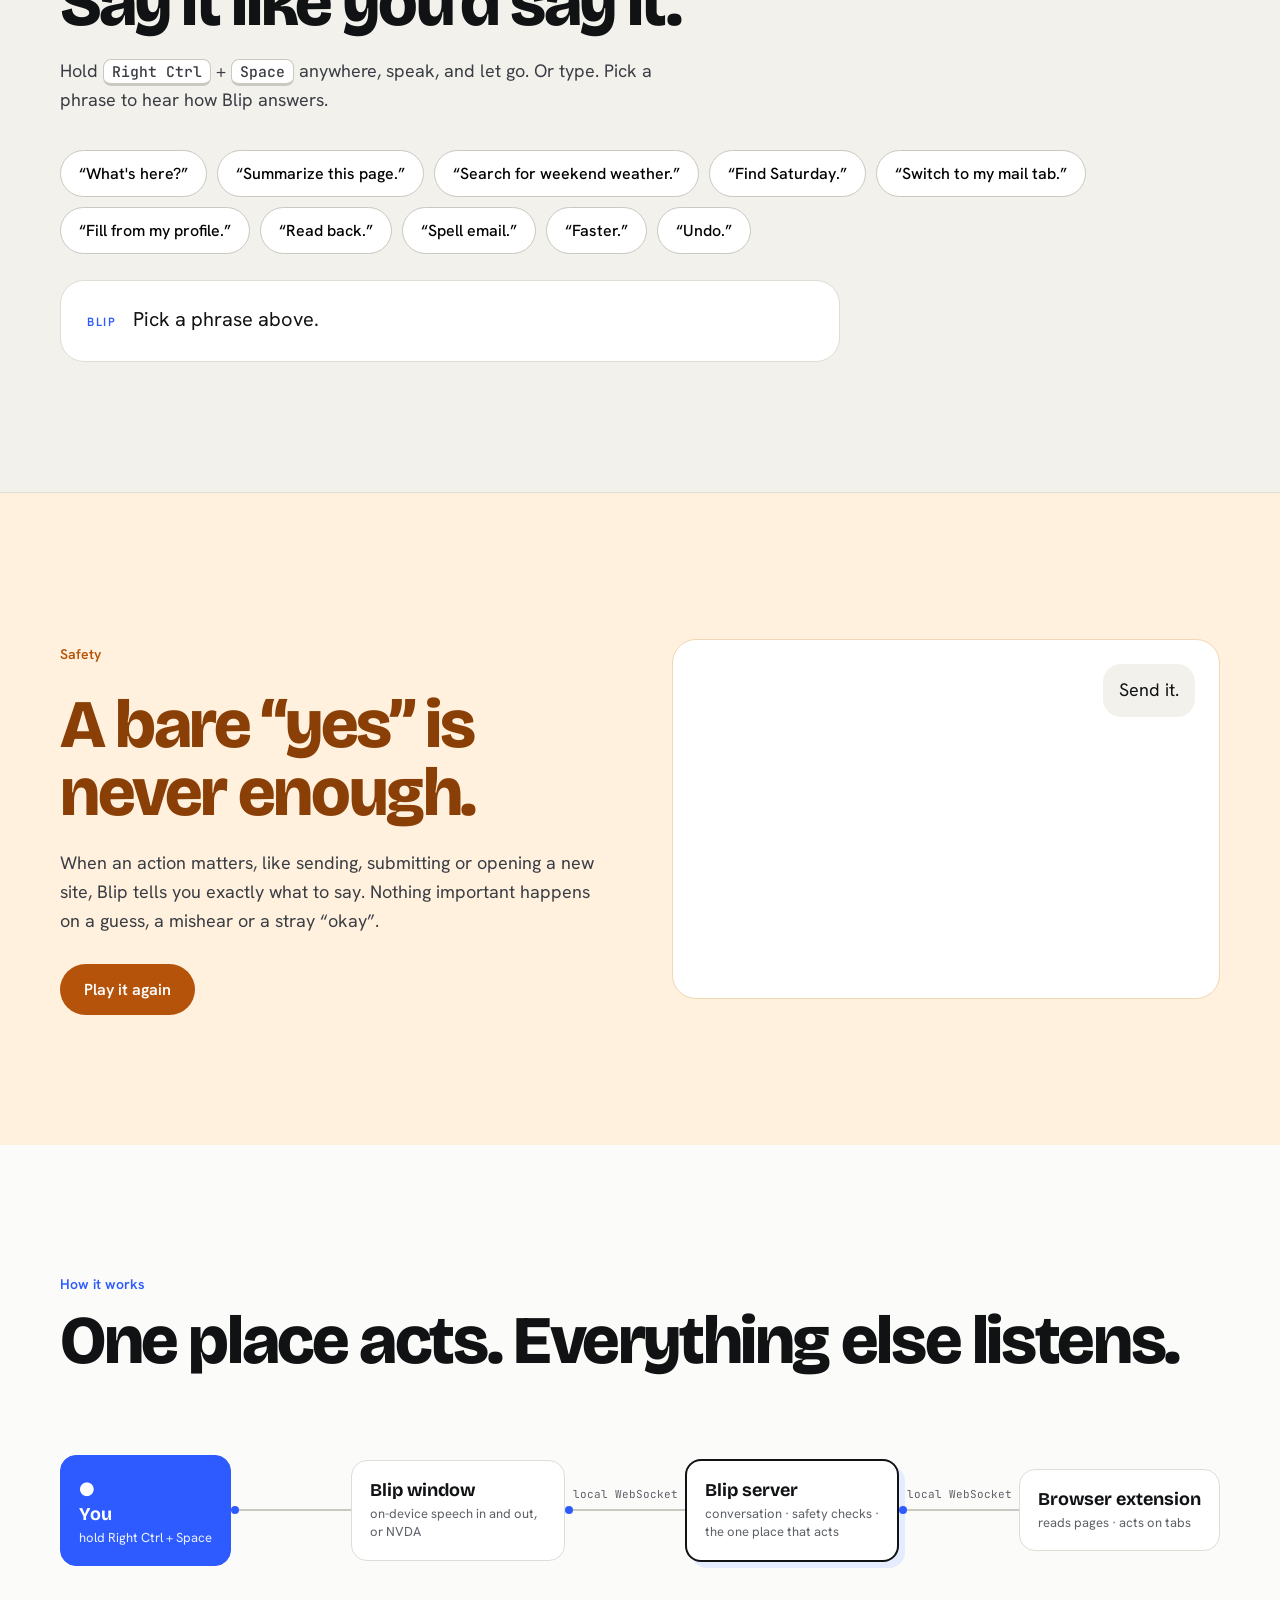
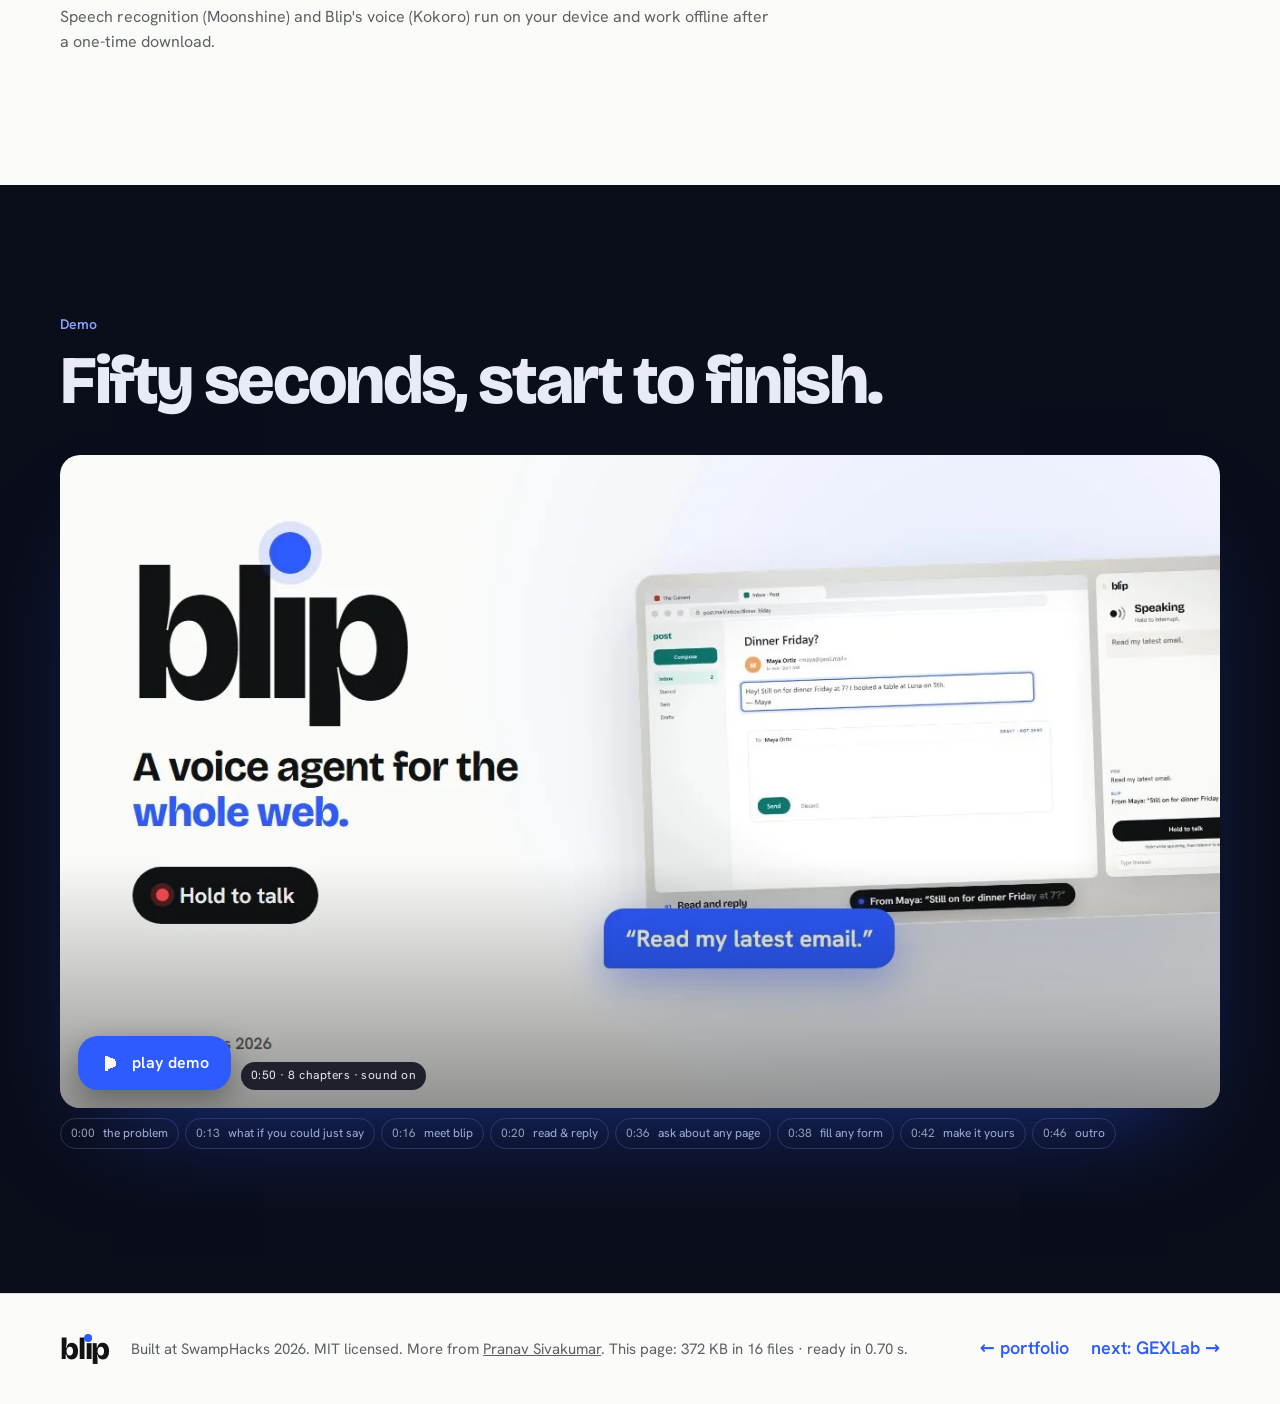
<file: blip/index.html>
<!doctype html>
<html lang="en">
<head>
  <meta charset="utf-8">
  <meta name="viewport" content="width=device-width, initial-scale=1">
  <title>Blip · the web, out loud</title>
  <meta name="description" content="Blip is a voice agent for blind and low-vision people: browse, read, write and fill out forms on any website by talking, next to your screen reader.">
  <meta name="theme-color" content="#fbfbf9">
  <meta property="og:title" content="Blip · the web, out loud">
  <meta property="og:type" content="website">
  <meta property="og:site_name" content="pranav@uf">
  <meta property="og:description" content="Blip is a voice agent for blind and low-vision people: browse, read, write and fill out forms on any website by talking, next to your screen reader.">
  <link rel="canonical" href="https://pranavsivakumar.pages.dev/blip/">
  <meta property="og:url" content="https://pranavsivakumar.pages.dev/blip/">
  <meta property="og:image" content="https://pranavsivakumar.pages.dev/blip/media/og.jpg">
  <meta property="og:image:alt" content="Blip: the web, out loud">
  <meta property="og:image:width" content="1200">
  <meta property="og:image:height" content="630">
  <meta name="twitter:card" content="summary_large_image">
  <meta name="twitter:title" content="Blip · the web, out loud">
  <meta name="twitter:description" content="Blip is a voice agent for blind and low-vision people: browse, read, write and fill out forms on any website by talking, next to your screen reader.">
  <meta name="twitter:image" content="https://pranavsivakumar.pages.dev/blip/media/og.jpg">
  <link rel="icon" href="data:image/svg+xml,%3Csvg xmlns='http://www.w3.org/2000/svg' viewBox='0 0 16 16'%3E%3Ccircle cx='8' cy='8' r='6' fill='%232d5bff'/%3E%3C/svg%3E">
  <link rel="stylesheet" href="player.css">
  <link rel="stylesheet" href="style.css">
  <link rel="stylesheet" href="../css/qol.css">
  <script>/* a page-to-page wipe the browser cancels (say, on a prerendered page) is fine: navigation still happens, so don't log it as an error */
    ['pageswap', 'pagereveal'].forEach((t) => addEventListener(t, (e) => { const v = e.viewTransition; if (v) [v.ready, v.finished, v.updateCallbackDone].forEach((p) => p.catch(() => {})); }));</script>
  <script type="application/ld+json">{"@context":"https://schema.org","@type":"SoftwareApplication","name":"Blip","url":"https://pranavsivakumar.pages.dev/blip/","applicationCategory":"AccessibilityApplication","operatingSystem":"Windows, Chrome","description":"A voice agent for blind and low-vision people: browse, read, write and fill out forms on any website by talking.","author":{"@type":"Person","name":"Pranav Sivakumar","url":"https://pranavsivakumar.pages.dev/"},"license":"https://opensource.org/licenses/MIT","sameAs":"https://github.com/swilled/blip"}</script>
  <script type="speculationrules">{"prerender":[{"where":{"and":[{"href_matches":"/*"},{"not":{"selector_matches":"[href^=\"#\"], [href$=\".pdf\"], [target=_blank], [download], [href^=\"mailto:\"]"}}]},"eagerness":"moderate"}]}</script>
</head>
<body>
  <a class="skip" href="#main">Skip to content</a>
  <header class="nav">
    <a class="logo" href="#main" aria-label="Blip home">bl<span class="i">ı<i aria-hidden="true"></i></span>p</a>
    <nav aria-label="Sections">
      <a href="#features">What it does</a>
      <a href="#talk">Talk to it</a>
      <a href="#safety">Safety</a>
      <a href="#how">How it works</a>
      <a href="#demo">Demo</a>
    </nav>
    <a class="gh" href="https://github.com/swilled/blip" target="_blank" rel="noopener">GitHub ↗</a>
  </header>

  <main id="main">
    <section class="hero" aria-labelledby="hero-h">
      <div class="hero-copy">
        <p class="pill"><span class="dot" aria-hidden="true"></span> Built at SwampHacks 2026</p>
        <h1 id="hero-h">The web,<br><span class="blue">out loud.</span></h1>
        <p class="sub">Blip is a voice agent for blind and low-vision people. Browse, read, write and fill out forms on any website, just by talking. It works alongside your screen reader, and never acts on anything important without your exact words.</p>
        <div class="cta">
          <a class="btn primary" href="#demo">Watch the demo</a>
          <a class="btn soft" href="https://github.com/swilled/blip" target="_blank" rel="noopener">Get it on GitHub</a>
        </div>
      </div>

      <div class="app" aria-label="Interactive example of a Blip conversation">
        <div class="app-head"><span class="logo small" aria-hidden="true">bl<span class="i">ı<i></i></span>p</span><label class="sound"><input type="checkbox" id="sound"> speak replies</label></div>
        <div class="listen">
          <span class="orb" id="orb" aria-hidden="true"><i></i><i></i><i></i></span>
          <div><b id="state">Ready</b><span id="hint">Hold the button, or hold Space on it.</span></div>
        </div>
        <ol class="log" id="log" aria-live="polite" aria-label="Conversation"></ol>
        <button class="talk" id="talk" type="button" aria-describedby="hint">Hold to talk</button>
        <p class="tiny">A scripted example. Blip itself runs on your computer.</p>
      </div>
    </section>

    <section class="problem" aria-labelledby="problem-h">
      <div class="wrap">
        <p class="eyebrow">Why Blip</p>
        <h2 id="problem-h">The web was built to be <em>seen.</em></h2>
        <div class="stat reveal">
          <b data-count="95.9" data-decimals="1" data-suffix="%">95.9%</b>
          <p>of the top million home pages have detectable accessibility failures. <a href="https://webaim.org/projects/million/" target="_blank" rel="noopener">WebAIM Million, 2026</a></p>
        </div>
        <div class="garble reveal" role="img" aria-label="What a screen reader often hears: button, button, unlabeled, img_4021.png">
          <span aria-hidden="true">“button,</span> <span aria-hidden="true">button,</span> <span aria-hidden="true">unlabeled,</span> <span aria-hidden="true">img_4021.png”</span>
        </div>
        <p class="turn reveal">Screen readers read what a page <em>says</em>. Blip understands what it <em>means</em>, then lets you act on it in plain language.</p>
      </div>
    </section>

    <section class="features" id="features" aria-labelledby="features-h">
      <div class="wrap">
        <p class="eyebrow">What it does</p>
        <h2 id="features-h">Four things, all by voice.</h2>
        <div class="cards">
          <article class="card reveal">
            <img src="media/img/draft.webp" srcset="media/img/draft-800w.webp 800w, media/img/draft.webp 1280w" sizes="(max-width: 760px) calc(100vw - 32px), 640px" width="1280" height="720" alt="An email draft written by voice, waiting for the words 'send this email'" loading="lazy">
            <h3>Read and reply</h3>
            <p>Ask for your latest email and Blip switches to the right tab, finds it and reads it. Dictate a reply, change it in your own words, and hear the final draft before anything is sent.</p>
          </article>
          <article class="card reveal">
            <img src="media/img/montage.webp" srcset="media/img/montage-800w.webp 800w, media/img/montage.webp 1280w" sizes="(max-width: 760px) calc(100vw - 32px), 640px" width="1280" height="720" alt="Four cards: summarize, search, find on page and switch tabs" loading="lazy">
            <h3>Ask about any page</h3>
            <p>Summaries, site search, find on page, scrolling, links and tabs. Blip works from what's actually on the page, and tells you when it isn't sure.</p>
          </article>
          <article class="card reveal">
            <img src="media/img/forms.webp" srcset="media/img/forms-800w.webp 800w, media/img/forms.webp 1280w" sizes="(max-width: 760px) calc(100vw - 32px), 640px" width="1280" height="720" alt="A form with unlabeled fields that Blip names and fills" loading="lazy">
            <h3>Fill any form, even broken ones</h3>
            <p>Blip names unlabeled fields from the page structure, says when it had to guess, fills them from your local profile, and reads every value back before you submit.</p>
          </article>
          <article class="card reveal">
            <img src="media/img/customize.webp" srcset="media/img/customize-800w.webp 800w, media/img/customize.webp 1280w" sizes="(max-width: 760px) calc(100vw - 32px), 640px" width="1280" height="720" alt="Settings: Blip voice or NVDA, speech speed 1.5x, and docking the window to a screen edge" loading="lazy">
            <h3>Make it yours</h3>
            <p>Speak through NVDA or Blip's own voice. Say “faster” or “slower” any time, and dock the Blip window to any edge of the screen.</p>
          </article>
        </div>
      </div>
    </section>

    <section class="talk-sec" id="talk" aria-labelledby="talk-h">
      <div class="wrap">
        <p class="eyebrow">Talk to it</p>
        <h2 id="talk-h">Say it like you'd say it.</h2>
        <p class="lede">Hold <kbd>Right Ctrl</kbd> + <kbd>Space</kbd> anywhere, speak, and let go. Or type. Pick a phrase to hear how Blip answers.</p>
        <div class="phrases" id="phrases" role="list"></div>
        <div class="answer" id="answer" aria-live="polite"><span class="who">blip</span><span id="answer-text">Pick a phrase above.</span></div>
      </div>
    </section>

    <section class="safety" id="safety" aria-labelledby="safety-h">
      <div class="wrap safety-in">
        <div>
          <p class="eyebrow lock">Safety</p>
          <h2 id="safety-h">A bare “yes” is never enough.</h2>
          <p>When an action matters, like sending, submitting or opening a new site, Blip tells you exactly what to say. Nothing important happens on a guess, a mishear or a stray “okay”.</p>
          <button class="btn lock-btn" id="replay-safety" type="button">Play it again</button>
        </div>
        <ol class="chat" id="safety-chat" aria-live="polite" aria-label="Example of an exact-words confirmation"></ol>
      </div>
    </section>

    <section class="how" id="how" aria-labelledby="how-h">
      <div class="wrap">
        <p class="eyebrow">How it works</p>
        <h2 id="how-h">One place acts. Everything else listens.</h2>
        <div class="flow reveal" role="img" aria-label="Diagram: you hold Right Ctrl and Space to talk to the Blip window, which runs on-device speech. It talks to the Blip server over a local WebSocket, which runs the conversation and safety checks and is the one place that acts. The server talks to the browser extension over another local WebSocket; the extension reads pages and acts on tabs.">
          <div class="node you"><span class="ico" aria-hidden="true">●</span><b>You</b><small>hold Right Ctrl + Space</small></div>
          <div class="wire" aria-hidden="true"><i></i></div>
          <div class="node"><b>Blip window</b><small>on-device speech in and out, or NVDA</small></div>
          <div class="wire" aria-hidden="true"><i></i><span>local WebSocket</span></div>
          <div class="node core"><b>Blip server</b><small>conversation · safety checks · the one place that acts</small></div>
          <div class="wire" aria-hidden="true"><i></i><span>local WebSocket</span></div>
          <div class="node"><b>Browser extension</b><small>reads pages · acts on tabs</small></div>
        </div>
        <p class="note">Speech recognition (Moonshine) and Blip's voice (Kokoro) run on your device and work offline after a one-time download.</p>
      </div>
    </section>

    <section class="demo" id="demo" aria-labelledby="demo-h">
      <div class="wrap">
        <p class="eyebrow">Demo</p>
        <h2 id="demo-h">Fifty seconds, start to finish.</h2>
        <figure class="player" id="blip-video" data-title="Blip demo"
                data-chapters='[[0,"the problem"],[13,"what if you could just say"],[16,"meet blip"],[20,"read &amp; reply"],[36,"ask about any page"],[38,"fill any form"],[42,"make it yours"],[46,"outro"]]'
                data-thumbs="media/blip-thumbs.webp" data-thumb-cols="10" data-duration="50">
          <video src="media/blip-demo.mp4" poster="media/blip-poster.webp" preload="none" controls playsinline></video>
        </figure>
        <div class="player-chapters" data-for="blip-video"></div>
      </div>
    </section>
  </main>

  <footer class="foot">
    <div class="wrap foot-in">
      <span class="logo" aria-hidden="true">bl<span class="i">ı<i></i></span>p</span>
      <p>Built at SwampHacks 2026. MIT licensed. More from <a href="../">Pranav Sivakumar</a>. This page: <span data-weight>measuring…</span>.</p>
      <nav class="foot-nav" aria-label="More work"><a class="back" href="../">← portfolio</a><a class="back" href="../gexlab/">next: GEXLab →</a></nav>
    </div>
  </footer>

  <script src="player.js" defer></script>
  <script src="app.js" defer></script>
  <script src="../js/qol.js" defer></script>
</body>
</html>
</file>
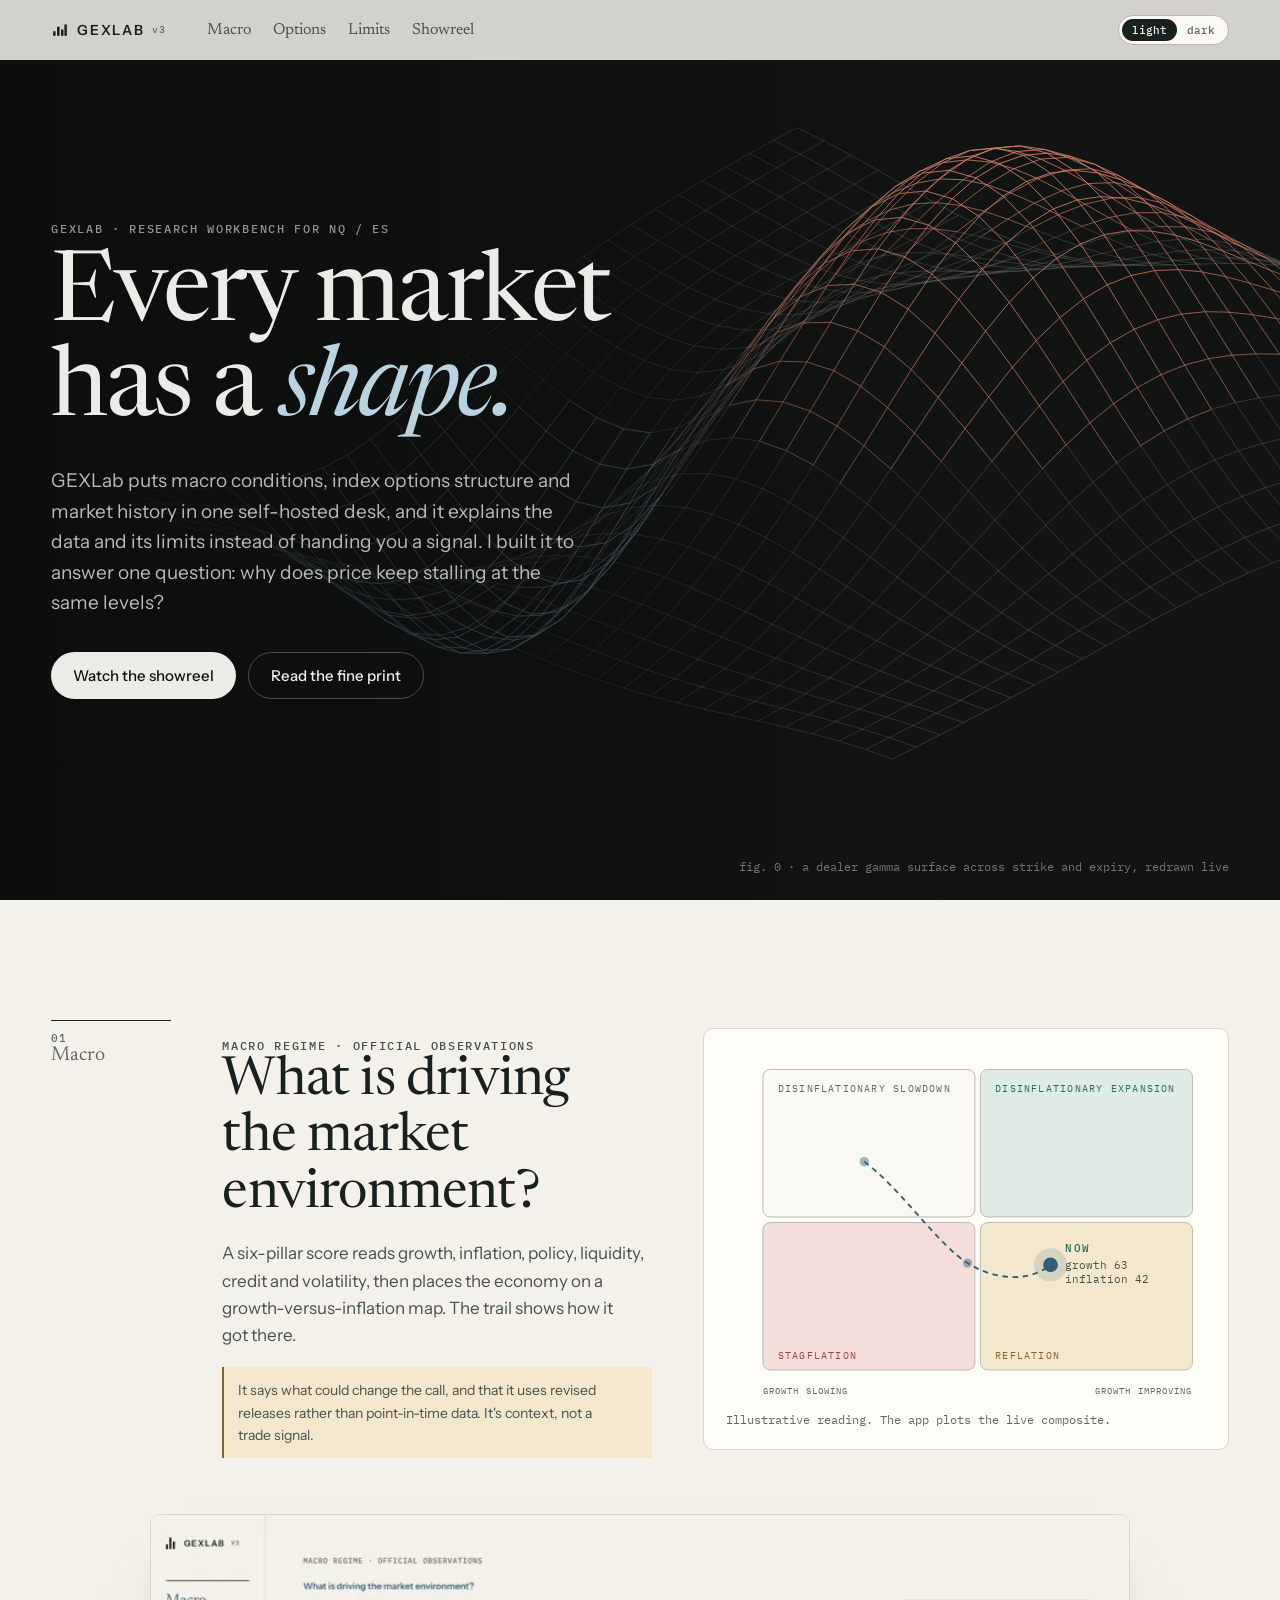
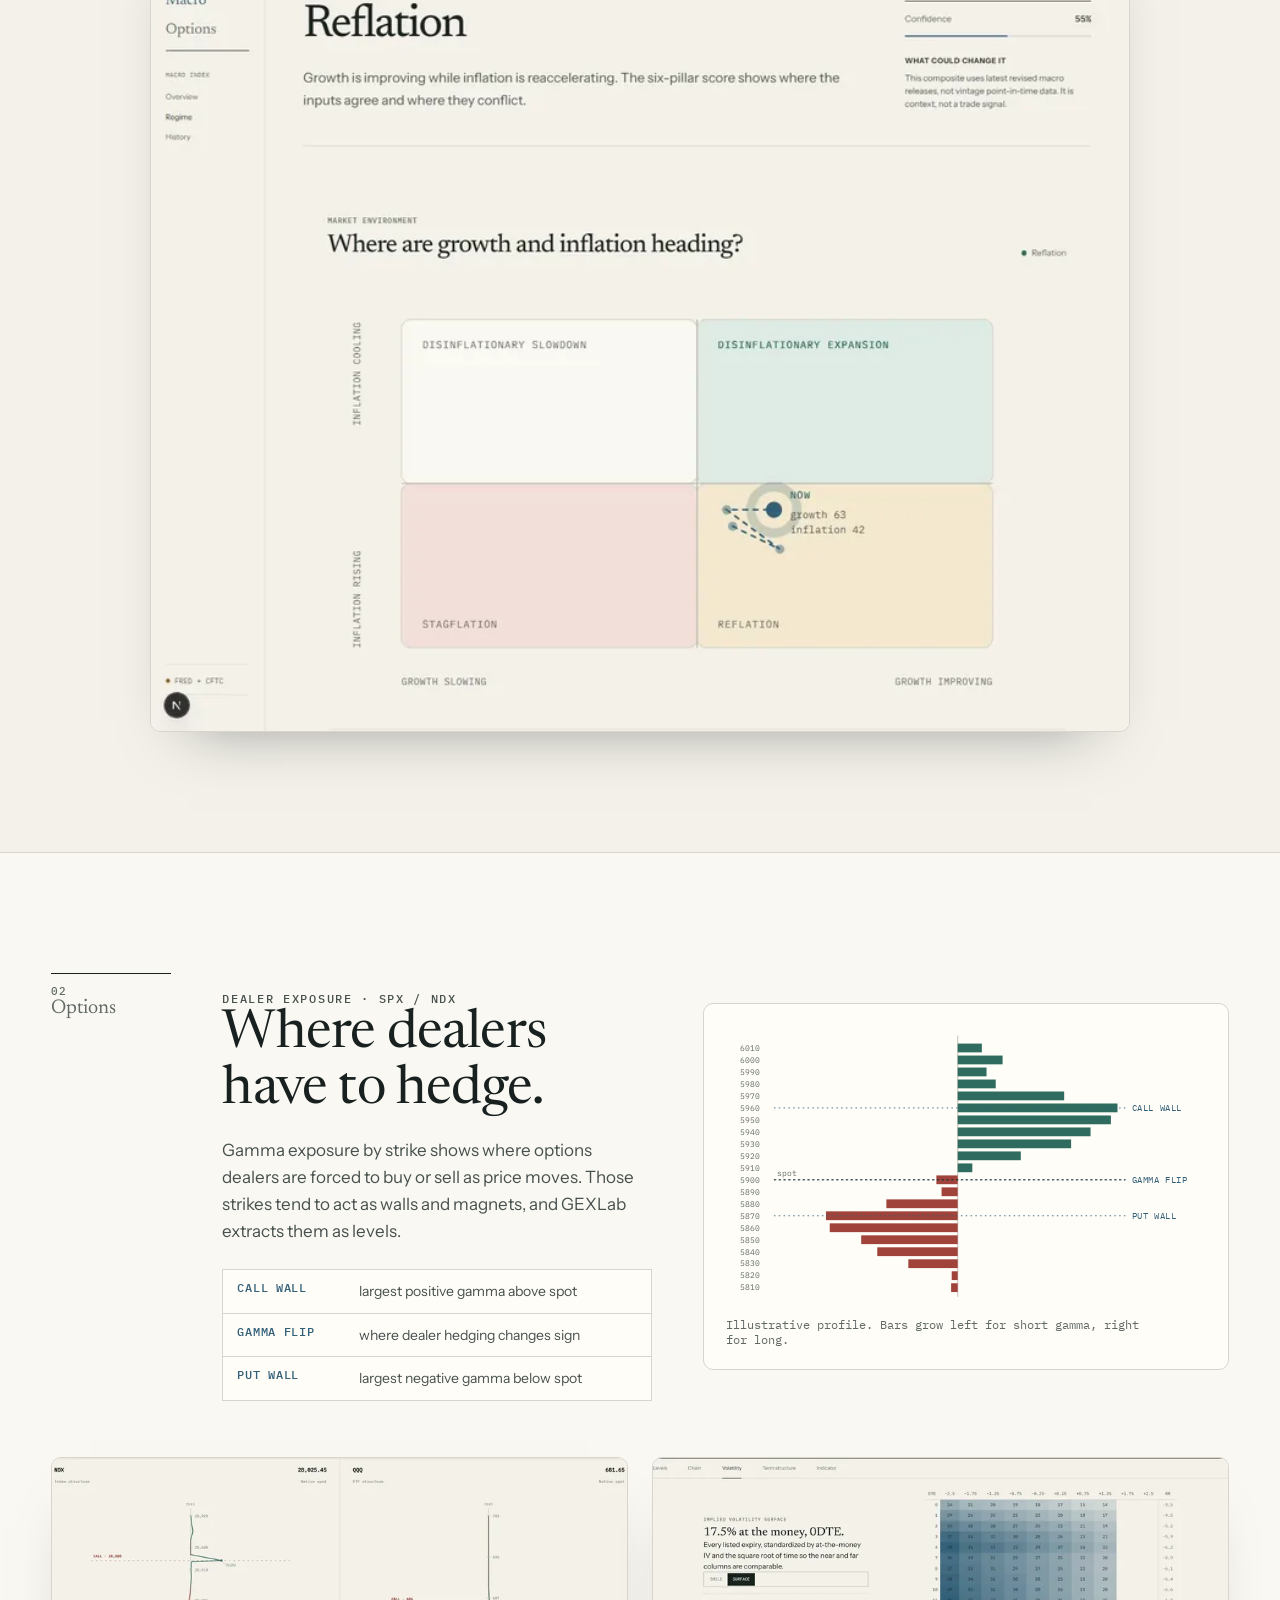
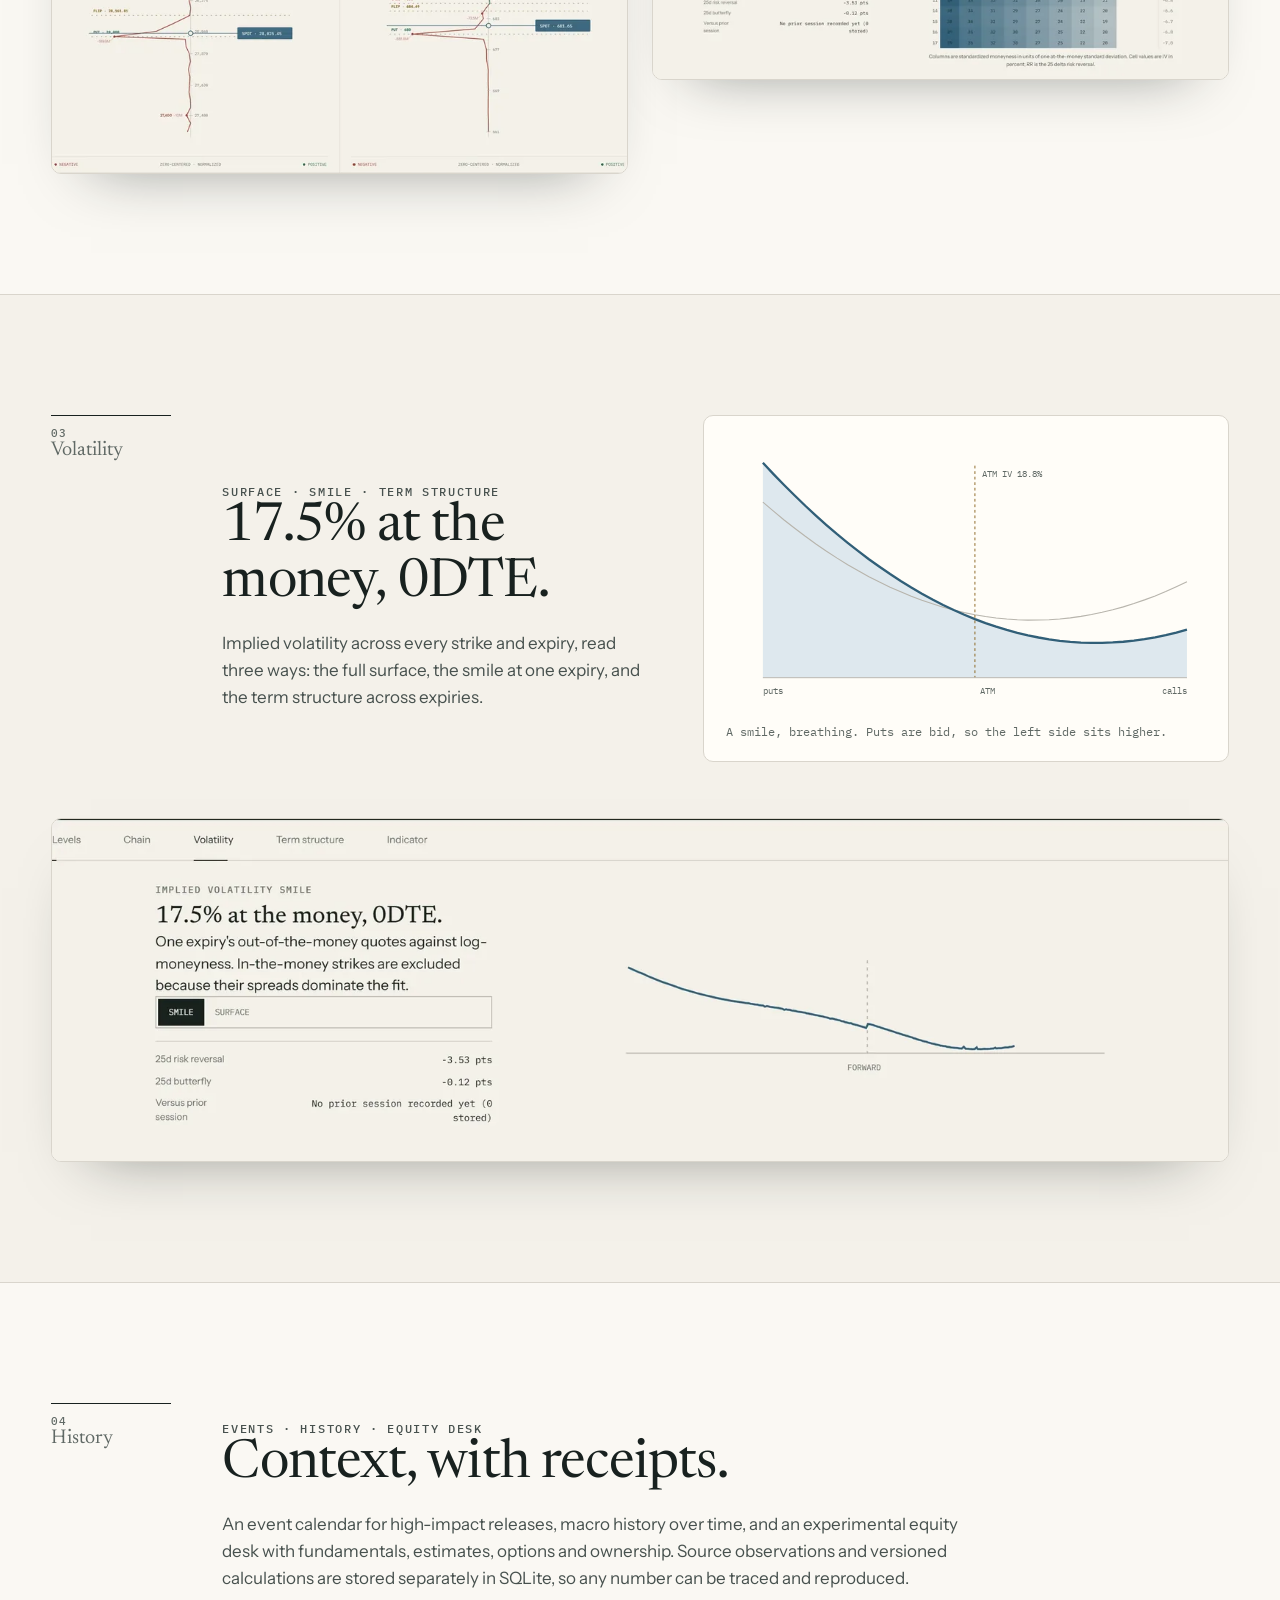
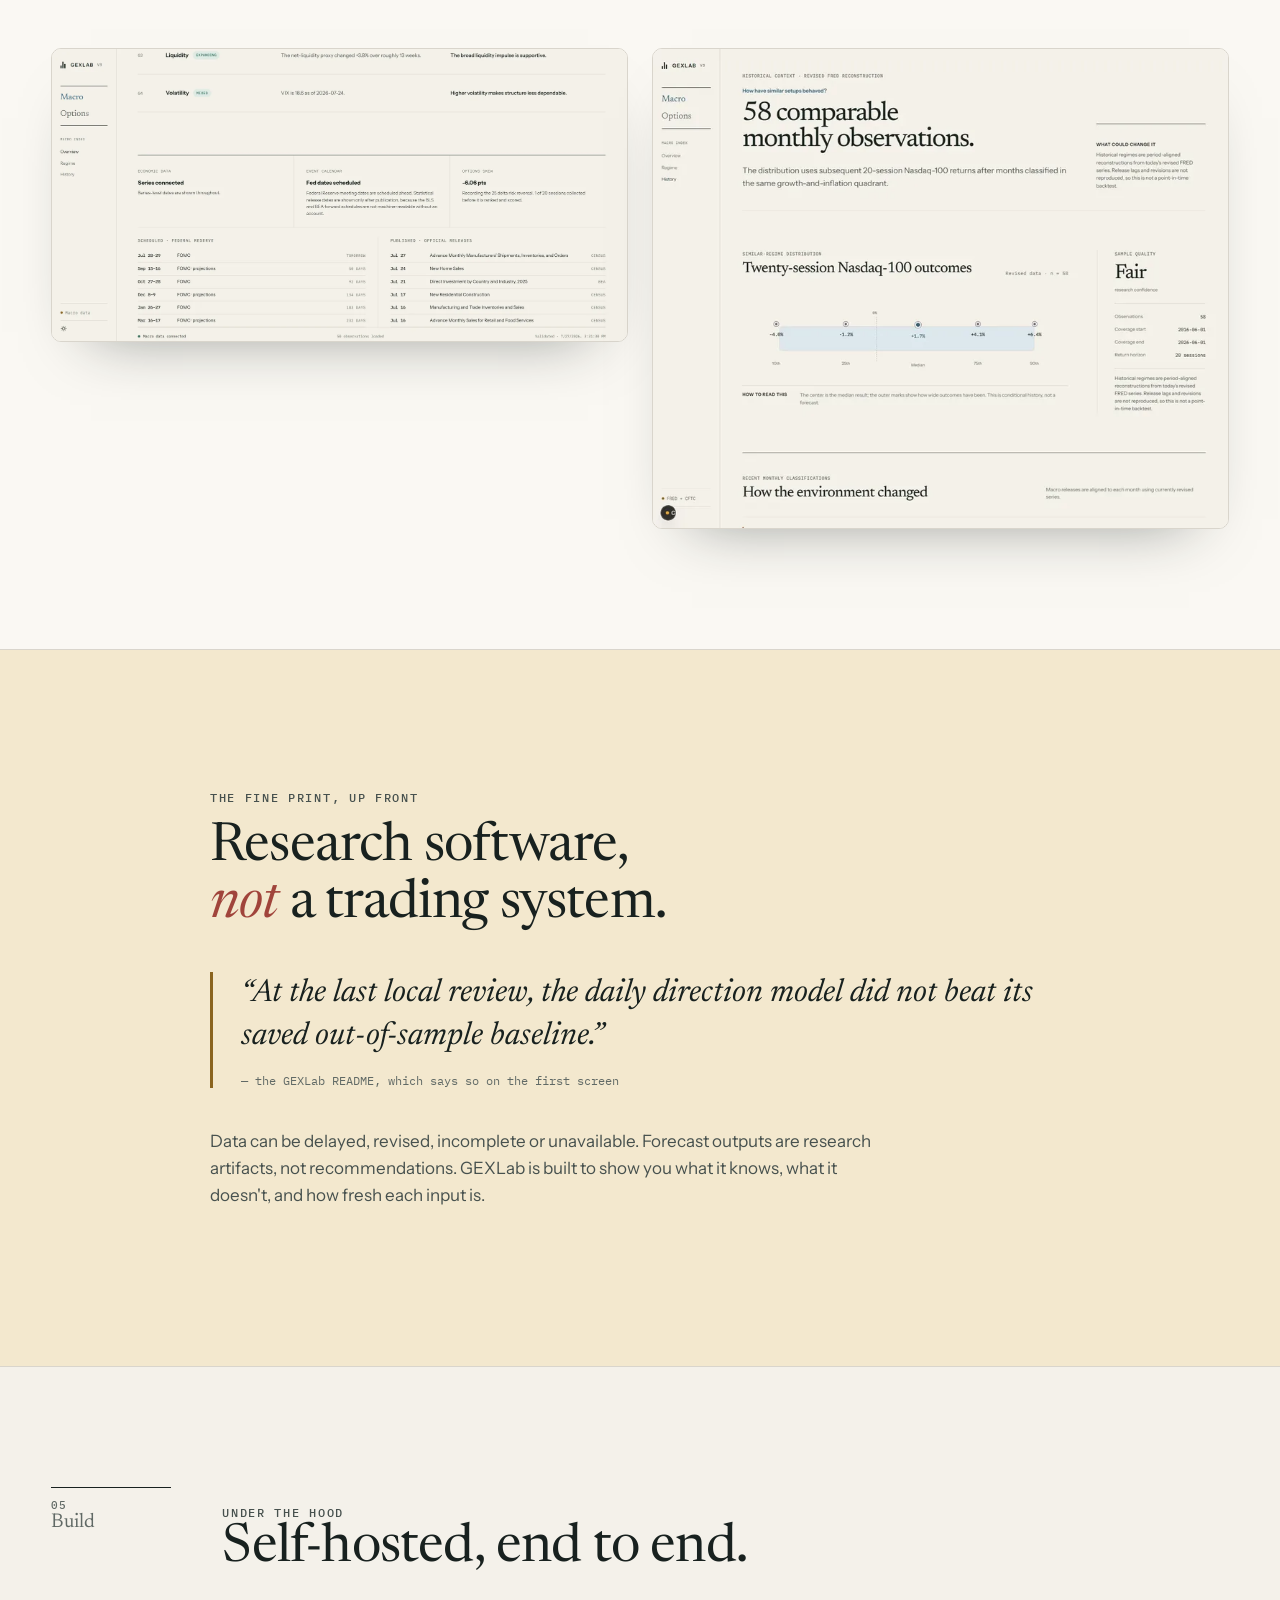
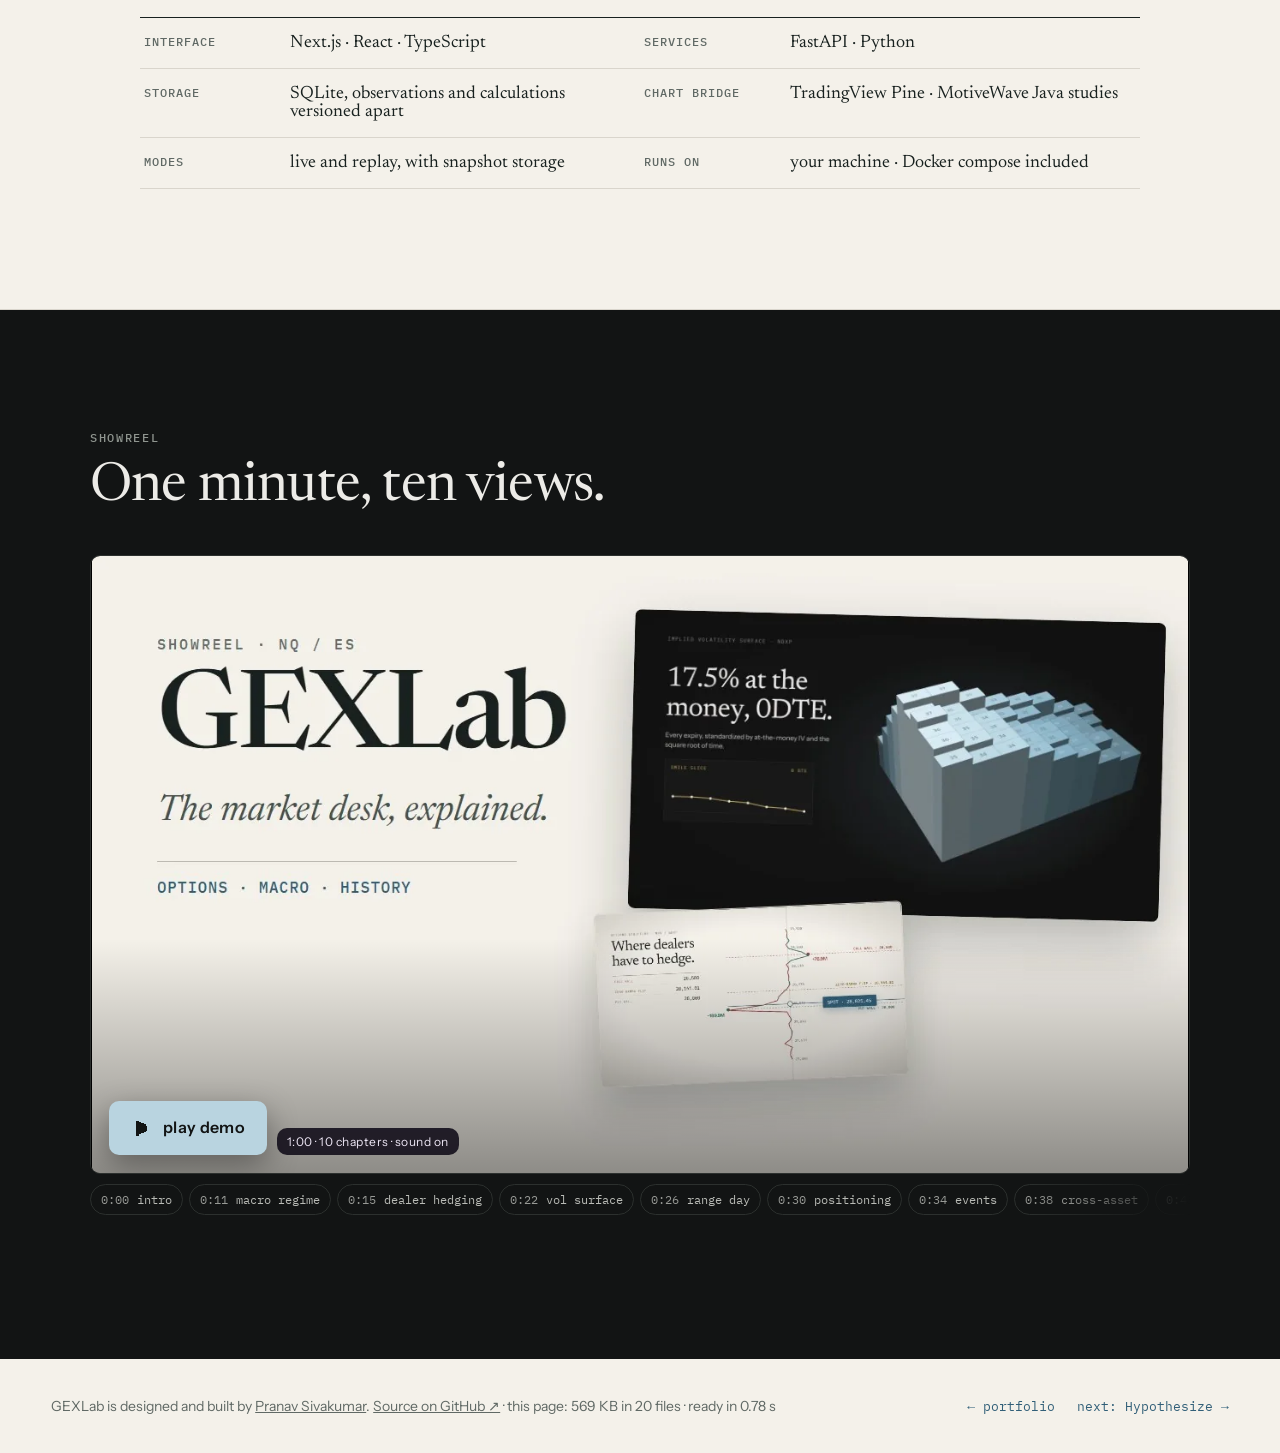
<file: gexlab/index.html>
<!doctype html>
<html lang="en" data-theme="light">
<head>
  <meta charset="utf-8">
  <meta name="viewport" content="width=device-width, initial-scale=1">
  <title>GEXLab · the market desk, explained</title>
  <meta name="description" content="GEXLab is a self-hosted research workbench: macro conditions, options structure and market history in one interface, with every number reproducible.">
  <meta name="theme-color" content="#f4f1ea">
  <meta property="og:title" content="GEXLab · the market desk, explained">
  <meta property="og:type" content="website">
  <meta property="og:site_name" content="pranav@uf">
  <meta property="og:description" content="GEXLab is a self-hosted research workbench: macro conditions, options structure and market history in one interface, with every number reproducible.">
  <link rel="canonical" href="https://pranavsivakumar.pages.dev/gexlab/">
  <meta property="og:url" content="https://pranavsivakumar.pages.dev/gexlab/">
  <meta property="og:image" content="https://pranavsivakumar.pages.dev/gexlab/media/og.jpg">
  <meta property="og:image:alt" content="GEXLab: the market desk, explained">
  <meta property="og:image:width" content="1200">
  <meta property="og:image:height" content="630">
  <meta name="twitter:card" content="summary_large_image">
  <meta name="twitter:title" content="GEXLab · the market desk, explained">
  <meta name="twitter:description" content="GEXLab is a self-hosted research workbench: macro conditions, options structure and market history in one interface, with every number reproducible.">
  <meta name="twitter:image" content="https://pranavsivakumar.pages.dev/gexlab/media/og.jpg">
  <link rel="icon" href="data:image/svg+xml,%3Csvg xmlns='http://www.w3.org/2000/svg' viewBox='0 0 16 16'%3E%3Crect width='16' height='16' rx='3' fill='%2318211f'/%3E%3Cpath d='M4 11V8M7 11V5M10 11V7M12 11V3' stroke='%23f4f1ea' stroke-width='1.6'/%3E%3C/svg%3E">
  <link rel="stylesheet" href="player.css">
  <link rel="stylesheet" href="style.css">
  <link rel="stylesheet" href="../css/qol.css">
  <script>/* a page-to-page wipe the browser cancels (say, on a prerendered page) is fine: navigation still happens, so don't log it as an error */
    ['pageswap', 'pagereveal'].forEach((t) => addEventListener(t, (e) => { const v = e.viewTransition; if (v) [v.ready, v.finished, v.updateCallbackDone].forEach((p) => p.catch(() => {})); }));</script>
  <script type="application/ld+json">{"@context":"https://schema.org","@type":"SoftwareApplication","name":"GEXLab","url":"https://pranavsivakumar.pages.dev/gexlab/","applicationCategory":"FinanceApplication","operatingSystem":"Windows, macOS, Linux (Docker)","description":"A self-hosted research workbench: macro conditions, options structure and market history in one interface, with every number reproducible.","author":{"@type":"Person","name":"Pranav Sivakumar","url":"https://pranavsivakumar.pages.dev/"},"sameAs":"https://github.com/swilled/gexlab"}</script>
  <script type="speculationrules">{"prerender":[{"where":{"and":[{"href_matches":"/*"},{"not":{"selector_matches":"[href^=\"#\"], [href$=\".pdf\"], [target=_blank], [download], [href^=\"mailto:\"]"}}]},"eagerness":"moderate"}]}</script>
</head>
<body>
  <header class="nav">
    <a class="logo" href="#top" aria-label="GEXLab home"><svg viewBox="0 0 16 16" aria-hidden="true"><path d="M3 13V9M6.5 13V5M10 13V7.5M13 13V3"/></svg><span>GEXLAB</span><sup>v3</sup></a>
    <nav aria-label="Sections">
      <a href="#macro">Macro</a>
      <a href="#options">Options</a>
      <a href="#limits">Limits</a>
      <a href="#reel">Showreel</a>
    </nav>
    <button class="theme" id="theme" type="button" aria-label="Switch to dark theme"><span class="sun">light</span><span class="moon">dark</span></button>
  </header>

  <main id="top">
    <section class="hero" aria-labelledby="hero-h">
      <canvas id="surface" aria-hidden="true"></canvas>
      <div class="hero-copy">
        <p class="kicker">GEXLab · research workbench for NQ / ES</p>
        <h1 id="hero-h">Every market has a <em>shape.</em></h1>
        <p class="sub">GEXLab puts macro conditions, index options structure and market history in one self-hosted desk, and it explains the data and its limits instead of handing you a signal. I built it to answer one question: why does price keep stalling at the same levels?</p>
        <div class="cta">
          <a class="btn solid" href="#reel">Watch the showreel</a>
          <a class="btn ghost" href="#limits">Read the fine print</a>
        </div>
      </div>
      <p class="hero-note">fig. 0 · a dealer gamma surface across strike and expiry, redrawn live</p>
    </section>

    <section class="band" id="macro" aria-labelledby="macro-h">
      <div class="chapter">
        <aside class="index" aria-hidden="true"><span>01</span>Macro</aside>
        <div class="text reveal">
          <p class="eyebrow">Macro regime · official observations</p>
          <h2 id="macro-h">What is driving the market environment?</h2>
          <p>A six-pillar score reads growth, inflation, policy, liquidity, credit and volatility, then places the economy on a growth-versus-inflation map. The trail shows how it got there.</p>
          <p class="aside">It says what could change the call, and that it uses revised releases rather than point-in-time data. It's context, not a trade signal.</p>
        </div>
        <figure class="viz reveal">
          <svg id="quad" viewBox="0 0 520 380" role="img" aria-label="Animated macro regime map: the current reading moves from slowdown into reflation">
            <rect class="q q1" x="40" y="20" width="230" height="160" rx="8"/><rect class="q q2" x="276" y="20" width="230" height="160" rx="8"/>
            <rect class="q q3" x="40" y="186" width="230" height="160" rx="8"/><rect class="q q4" x="276" y="186" width="230" height="160" rx="8"/>
            <text x="56" y="44">DISINFLATIONARY SLOWDOWN</text><text x="292" y="44" class="t-c">DISINFLATIONARY EXPANSION</text>
            <text x="56" y="334" class="t-s">STAGFLATION</text><text x="292" y="334" class="t-w">REFLATION</text>
            <text x="40" y="372" class="axis">GROWTH SLOWING</text><text x="506" y="372" class="axis" text-anchor="end">GROWTH IMPROVING</text>
            <path id="trail" d="M150 120 C 190 150, 230 210, 262 230 S 330 250, 352 232"/>
            <circle cx="150" cy="120" r="5" class="past"/><circle cx="262" cy="230" r="5" class="past"/>
            <g id="now" transform="translate(352 232)"><circle r="18" class="halo"/><circle r="8" class="dot"/><text x="16" y="-14" class="now-t">NOW</text><text x="16" y="4" class="read">growth 63</text><text x="16" y="20" class="read">inflation 42</text></g>
          </svg>
          <figcaption>Illustrative reading. The app plots the live composite.</figcaption>
        </figure>
      </div>
      <button class="shot reveal" type="button" data-full="media/shots/macro-live.webp" aria-label="Enlarge screenshot of the macro regime page">
        <img src="media/shots/macro-live.webp" srcset="media/shots/macro-live-800w.webp 800w, media/shots/macro-live.webp 1440w" sizes="(max-width: 760px) calc(100vw - 32px), 640px" width="1440" height="1200" alt="GEXLab macro regime page showing a Reflation call with 55% confidence and a growth and inflation quadrant" loading="lazy">
      </button>
    </section>

    <section class="band alt" id="options" aria-labelledby="options-h">
      <div class="chapter">
        <aside class="index" aria-hidden="true"><span>02</span>Options</aside>
        <div class="text reveal">
          <p class="eyebrow">Dealer exposure · SPX / NDX</p>
          <h2 id="options-h">Where dealers have to hedge.</h2>
          <p>Gamma exposure by strike shows where options dealers are forced to buy or sell as price moves. Those strikes tend to act as walls and magnets, and GEXLab extracts them as levels.</p>
          <dl class="levels">
            <div><dt>call wall</dt><dd>largest positive gamma above spot</dd></div>
            <div><dt>gamma flip</dt><dd>where dealer hedging changes sign</dd></div>
            <div><dt>put wall</dt><dd>largest negative gamma below spot</dd></div>
          </dl>
        </div>
        <figure class="viz reveal">
          <svg id="gex" viewBox="0 0 520 380" role="img" aria-label="Animated gamma exposure profile by strike with call wall, gamma flip and put wall"></svg>
          <figcaption>Illustrative profile. Bars grow left for short gamma, right for long.</figcaption>
        </figure>
      </div>
      <div class="pair">
        <button class="shot reveal" type="button" data-full="media/shots/profile-peaks.webp" aria-label="Enlarge screenshot of the exposure profile"><img src="media/shots/profile-peaks.webp" srcset="media/shots/profile-peaks-800w.webp 800w, media/shots/profile-peaks-1600w.webp 1600w, media/shots/profile-peaks.webp 2352w" sizes="(max-width: 760px) calc(100vw - 32px), 640px" width="2352" height="1292" alt="Exposure profile with peaks marked at key strikes" loading="lazy"></button>
        <button class="shot reveal" type="button" data-full="media/shots/surface-grid.webp" aria-label="Enlarge screenshot of the volatility surface grid"><img src="media/shots/surface-grid.webp" srcset="media/shots/surface-grid-800w.webp 800w, media/shots/surface-grid-1600w.webp 1600w, media/shots/surface-grid.webp 2640w" sizes="(max-width: 760px) calc(100vw - 32px), 640px" width="2640" height="1018" alt="Implied volatility surface as a strike by expiry grid" loading="lazy"></button>
      </div>
    </section>

    <section class="band" id="vol" aria-labelledby="vol-h">
      <div class="chapter">
        <aside class="index" aria-hidden="true"><span>03</span>Volatility</aside>
        <div class="text reveal">
          <p class="eyebrow">Surface · smile · term structure</p>
          <h2 id="vol-h">17.5% at the money, 0DTE.</h2>
          <p>Implied volatility across every strike and expiry, read three ways: the full surface, the smile at one expiry, and the term structure across expiries.</p>
        </div>
        <figure class="viz reveal">
          <svg id="smile" viewBox="0 0 520 300" role="img" aria-label="Animated volatility smile that steepens and flattens"></svg>
          <figcaption>A smile, breathing. Puts are bid, so the left side sits higher.</figcaption>
        </figure>
      </div>
      <button class="shot wide reveal" type="button" data-full="media/shots/surface-smile.webp" aria-label="Enlarge screenshot of the volatility smile view"><img src="media/shots/surface-smile.webp" srcset="media/shots/surface-smile-800w.webp 800w, media/shots/surface-smile-1600w.webp 1600w, media/shots/surface-smile.webp 2640w" sizes="(max-width: 760px) calc(100vw - 32px), 1200px" width="2640" height="768" alt="Volatility smile charts across several expiries" loading="lazy"></button>
    </section>

    <section class="band alt" id="history" aria-labelledby="history-h">
      <div class="chapter single">
        <aside class="index" aria-hidden="true"><span>04</span>History</aside>
        <div class="text reveal">
          <p class="eyebrow">Events · history · equity desk</p>
          <h2 id="history-h">Context, with receipts.</h2>
          <p>An event calendar for high-impact releases, macro history over time, and an experimental equity desk with fundamentals, estimates, options and ownership. Source observations and versioned calculations are stored separately in SQLite, so any number can be traced and reproduced.</p>
        </div>
      </div>
      <div class="pair">
        <button class="shot reveal" type="button" data-full="media/shots/event-calendar.webp" aria-label="Enlarge screenshot of the event calendar"><img src="media/shots/event-calendar.webp" srcset="media/shots/event-calendar-800w.webp 800w, media/shots/event-calendar-1600w.webp 1600w, media/shots/event-calendar.webp 3000w" sizes="(max-width: 760px) calc(100vw - 32px), 1200px" width="3000" height="1520" alt="Event calendar showing the week's high-impact macro releases" loading="lazy"></button>
        <button class="shot reveal" type="button" data-full="media/shots/macro-history.webp" aria-label="Enlarge screenshot of macro history"><img src="media/shots/macro-history.webp" srcset="media/shots/macro-history-800w.webp 800w, media/shots/macro-history.webp 1440w" sizes="(max-width: 760px) calc(100vw - 32px), 640px" width="1440" height="1200" alt="Macro history page with the regime over time" loading="lazy"></button>
      </div>
    </section>

    <section class="limits" id="limits" aria-labelledby="limits-h">
      <div class="limits-in reveal">
        <p class="eyebrow">The fine print, up front</p>
        <h2 id="limits-h">Research software, <em>not</em> a trading system.</h2>
        <blockquote>
          <p>“At the last local review, the daily direction model did not beat its saved out-of-sample baseline.”</p>
          <cite>— the GEXLab README, which says so on the first screen</cite>
        </blockquote>
        <p>Data can be delayed, revised, incomplete or unavailable. Forecast outputs are research artifacts, not recommendations. GEXLab is built to show you what it knows, what it doesn't, and how fresh each input is.</p>
      </div>
    </section>

    <section class="stack" aria-labelledby="stack-h">
      <div class="chapter single">
        <aside class="index" aria-hidden="true"><span>05</span>Build</aside>
        <div class="text reveal">
          <p class="eyebrow">Under the hood</p>
          <h2 id="stack-h">Self-hosted, end to end.</h2>
        </div>
      </div>
      <dl class="spec reveal">
        <div><dt>interface</dt><dd>Next.js · React · TypeScript</dd></div>
        <div><dt>services</dt><dd>FastAPI · Python</dd></div>
        <div><dt>storage</dt><dd>SQLite, observations and calculations versioned apart</dd></div>
        <div><dt>chart bridge</dt><dd>TradingView Pine · MotiveWave Java studies</dd></div>
        <div><dt>modes</dt><dd>live and replay, with snapshot storage</dd></div>
        <div><dt>runs on</dt><dd>your machine · Docker compose included</dd></div>
      </dl>
    </section>

    <section class="reel" id="reel" aria-labelledby="reel-h">
      <div class="reel-in">
        <p class="eyebrow">Showreel</p>
        <h2 id="reel-h">One minute, ten views.</h2>
        <figure class="player" id="gexlab-video" data-title="GEXLab showreel"
                data-chapters='[[0,"intro"],[11,"macro regime"],[15,"dealer hedging"],[22,"vol surface"],[26,"range day"],[30,"positioning"],[34,"events"],[38,"cross-asset"],[43,"equity desk"],[50,"montage"]]'
                data-thumbs="media/gexlab-thumbs.webp" data-thumb-cols="10" data-duration="60">
          <video src="media/gexlab-demo.mp4" poster="media/gexlab-poster.webp" preload="none" controls playsinline></video>
        </figure>
        <div class="player-chapters" data-for="gexlab-video"></div>
      </div>
    </section>
  </main>

  <footer class="foot">
    <p>GEXLab is designed and built by <a href="../">Pranav Sivakumar</a>. <a href="https://github.com/swilled/gexlab" target="_blank" rel="noopener">Source on GitHub ↗</a> · this page: <span data-weight>measuring…</span></p>
    <nav class="foot-nav" aria-label="More work"><a class="back" href="../">← portfolio</a><a class="back" href="../#hypothesize">next: Hypothesize →</a></nav>
  </footer>

  <dialog class="lightbox" id="lightbox" aria-label="Screenshot">
    <img id="lightbox-img" alt="">
    <button type="button" class="close" id="lightbox-close" aria-label="Close">close ✕</button>
  </dialog>

  <script src="player.js" defer></script>
  <script src="app.js" defer></script>
  <script src="../js/qol.js" defer></script>
</body>
</html>
</file>
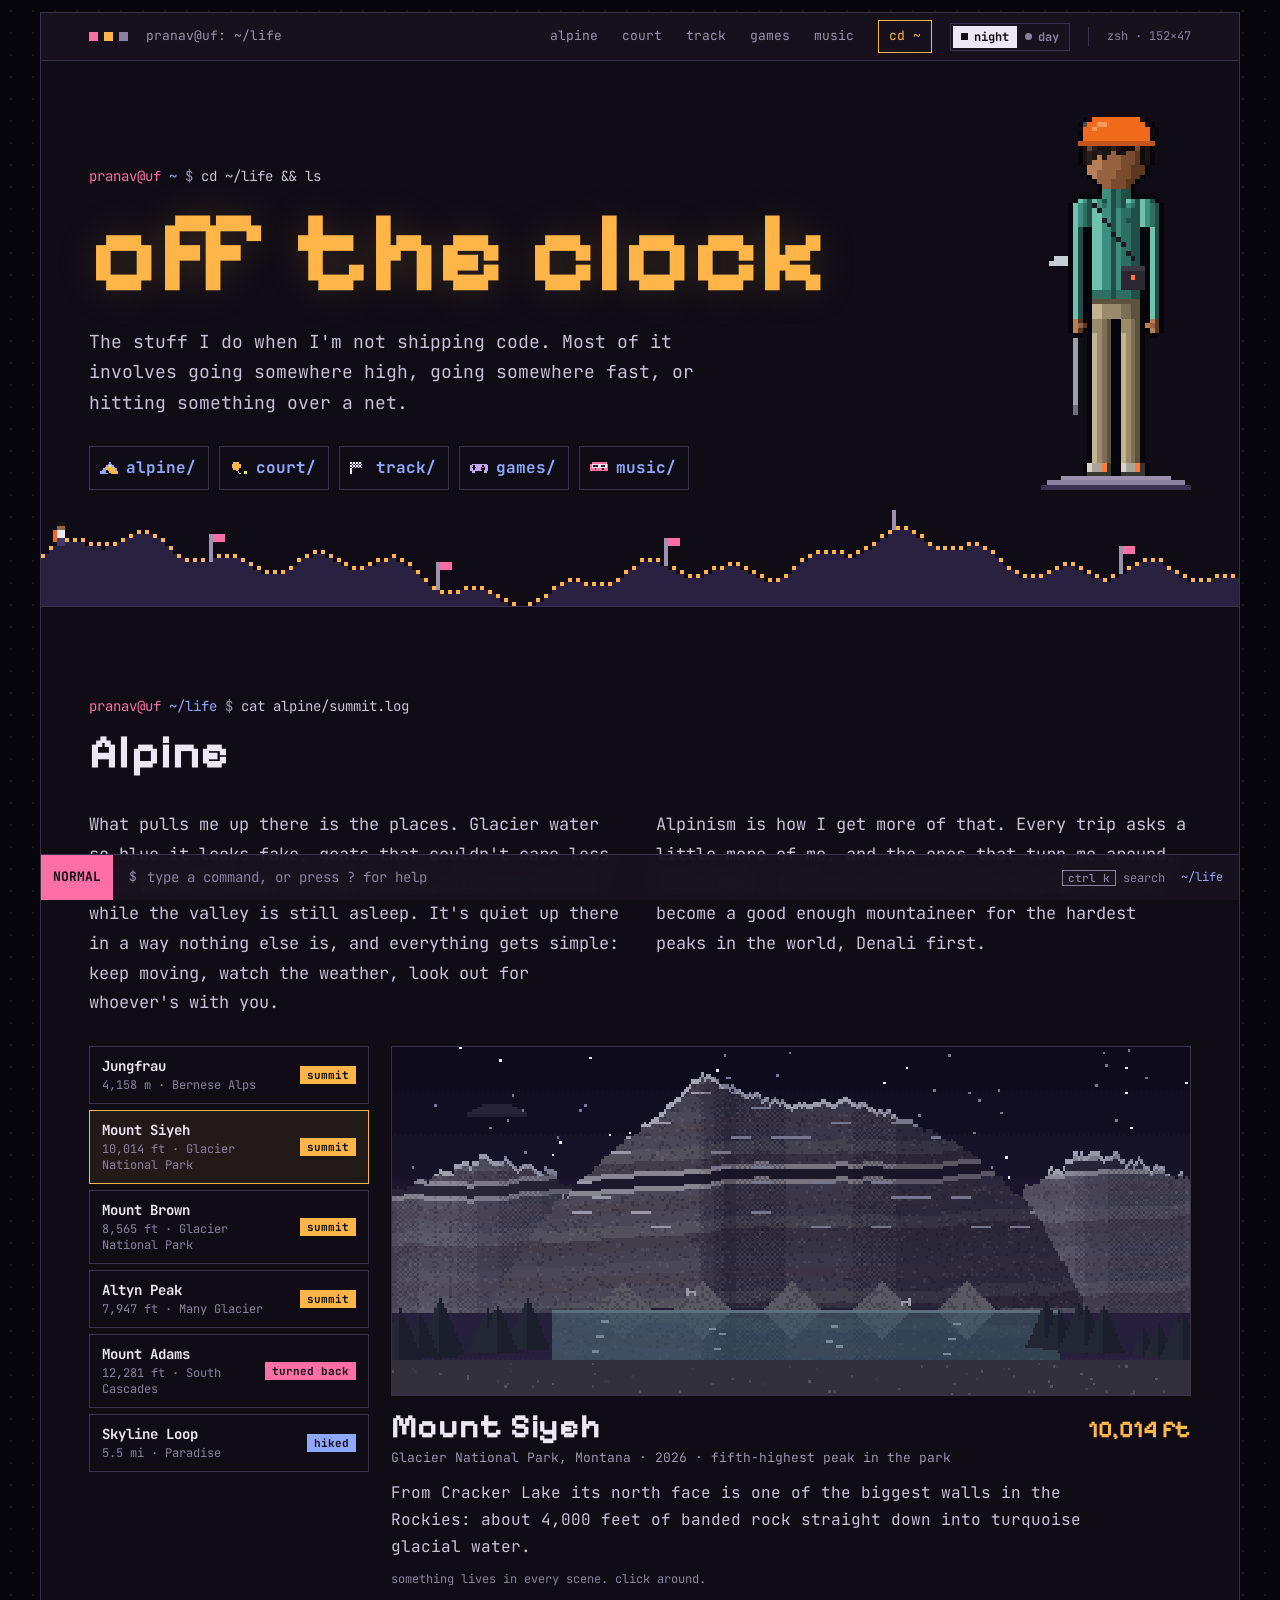
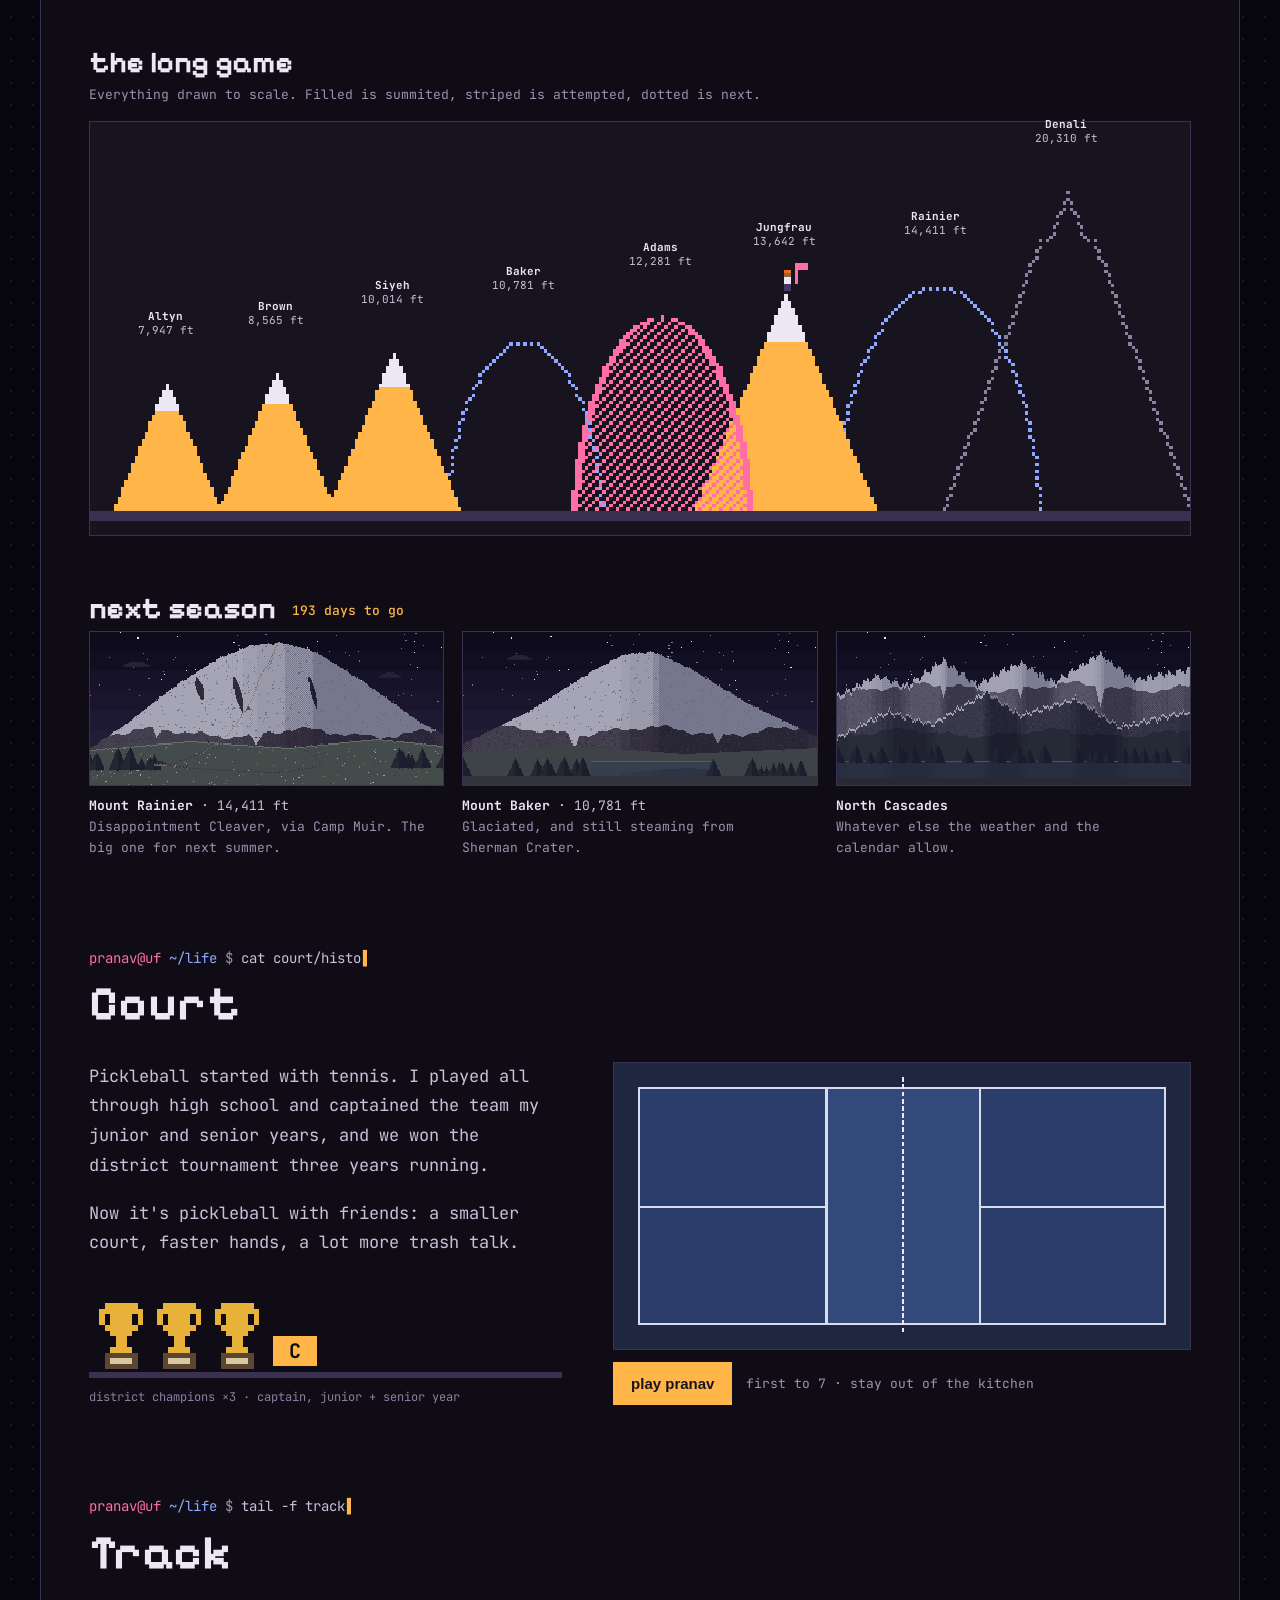
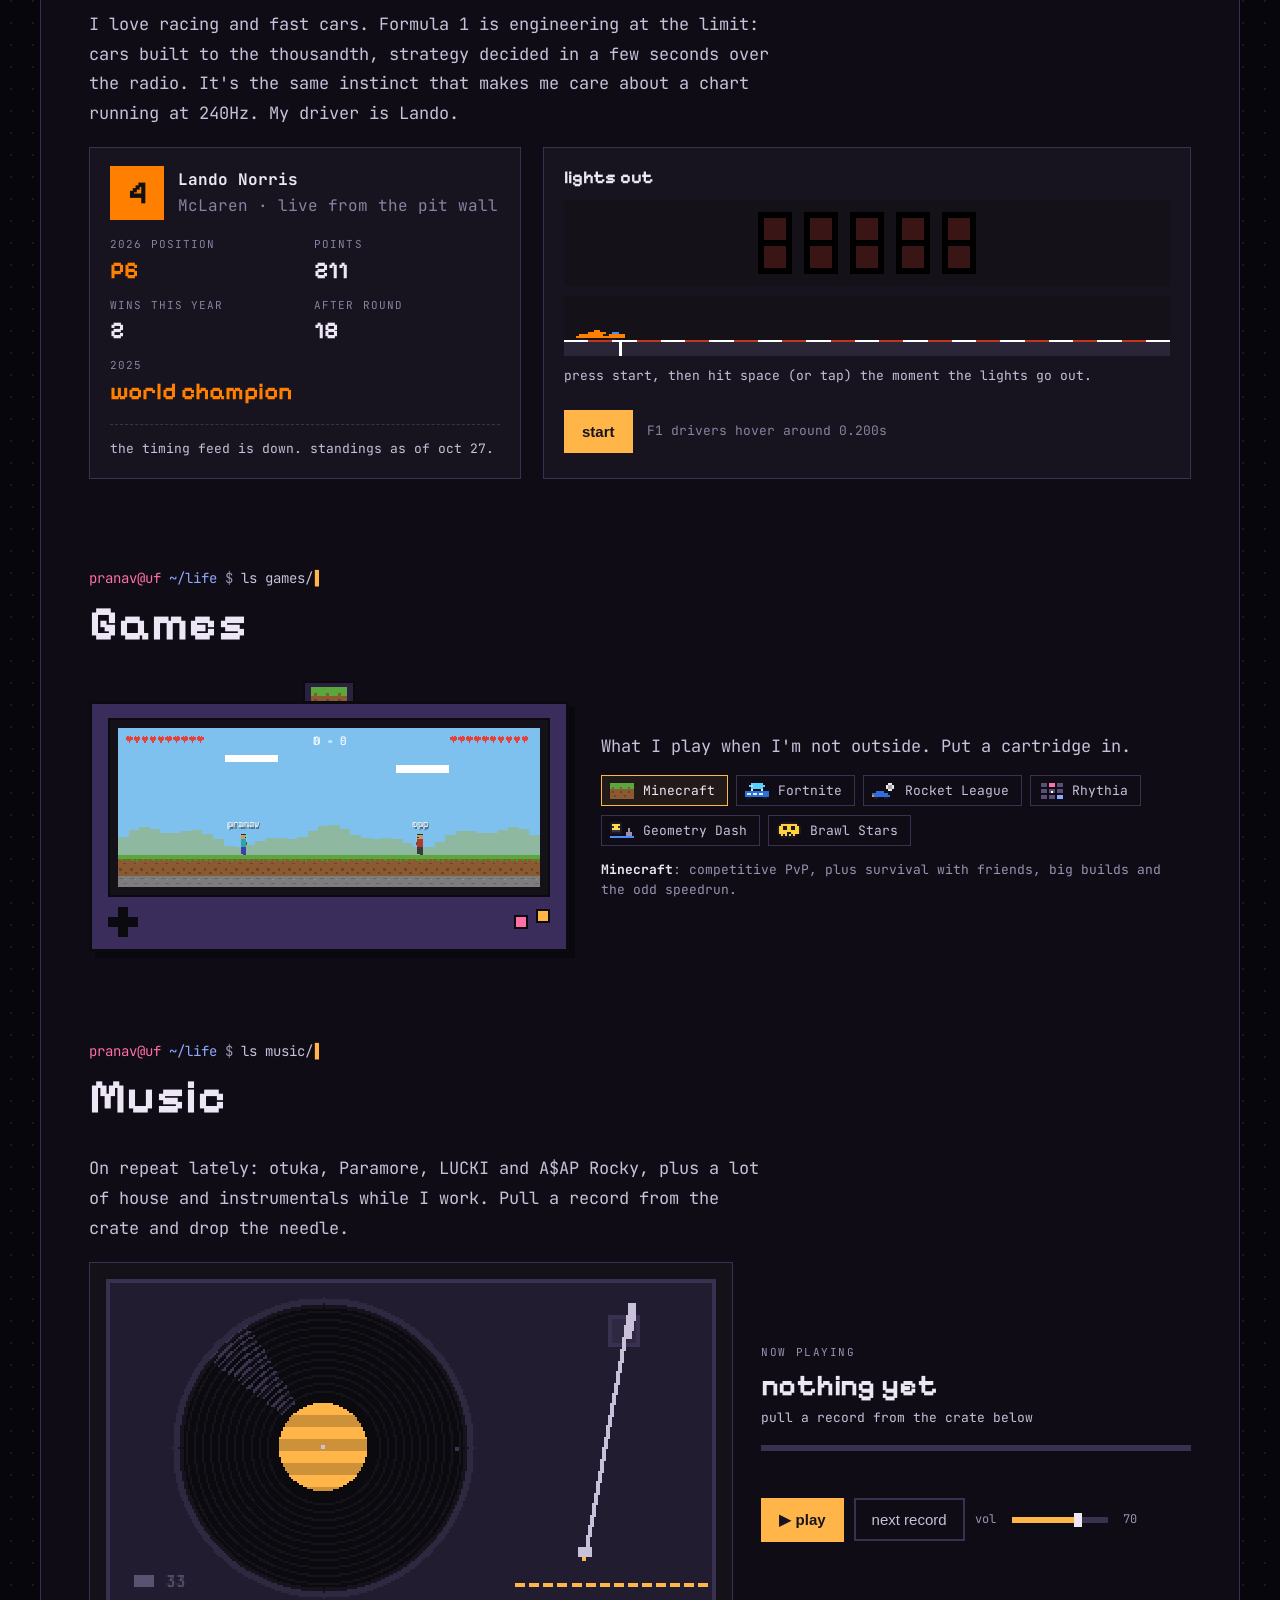
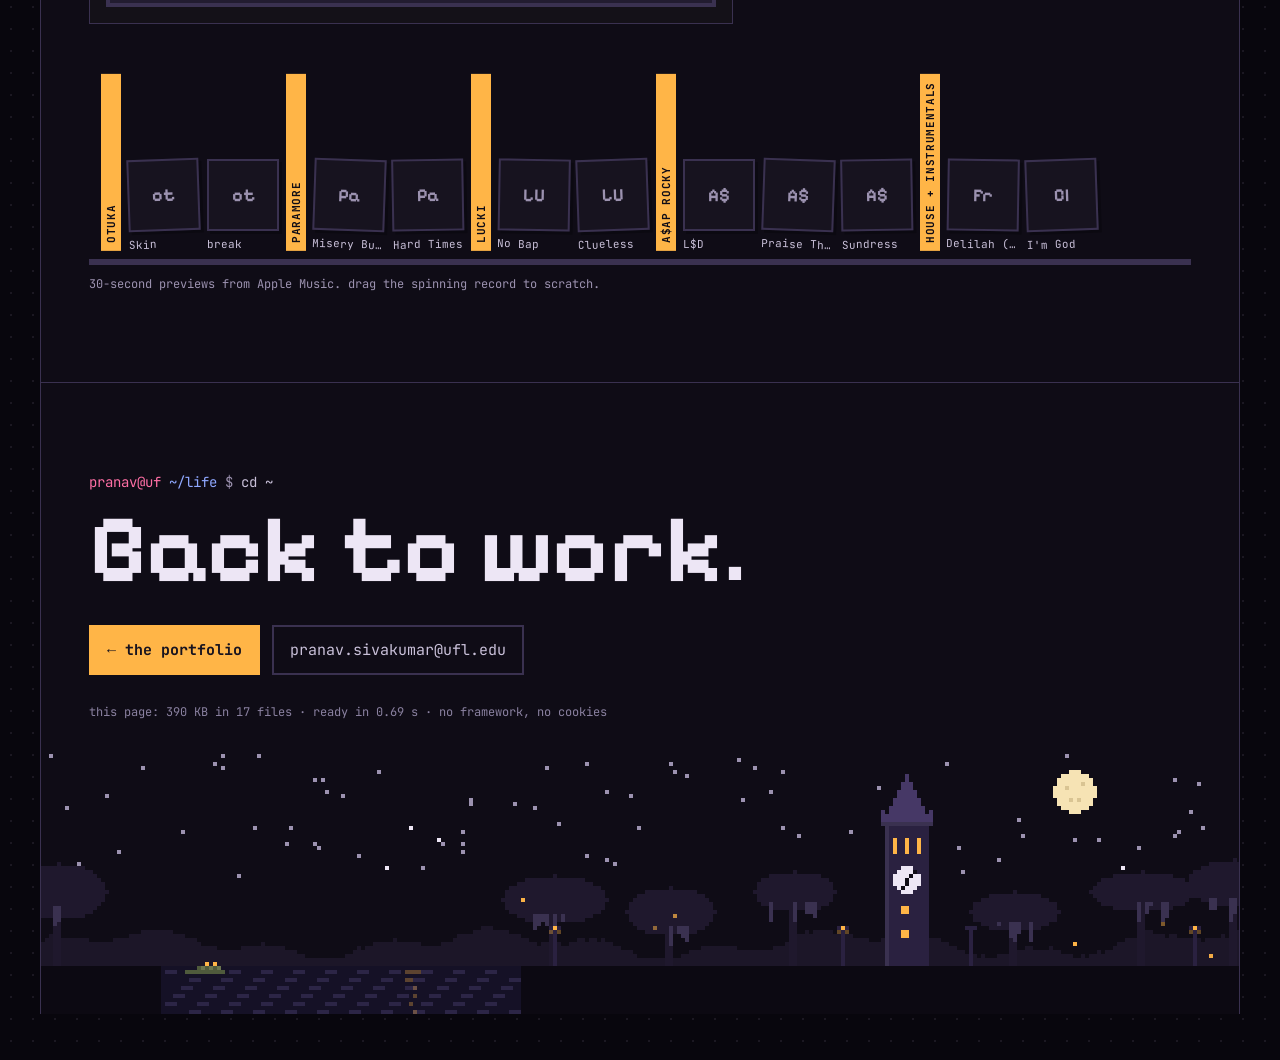
<file: life/index.html>
<!doctype html>
<html lang="en">
<head>
  <script>
    // pick the theme before anything paints: a saved choice wins, otherwise night
    (() => { let t = null; try { t = localStorage.getItem('theme'); } catch (e) {}
      document.documentElement.dataset.theme = t || 'dark'; })();
  </script>
  <meta charset="utf-8">
  <meta name="viewport" content="width=device-width, initial-scale=1">
  <title>Pranav Sivakumar · off the clock</title>
  <meta name="description" content="What Pranav Sivakumar does off the clock: alpine climbing, pickleball, Formula 1, video games and music.">
  <meta name="theme-color" content="#0f0c16">
  <meta property="og:type" content="website">
  <meta property="og:site_name" content="pranav@uf">
  <meta property="og:title" content="Pranav Sivakumar · off the clock">
  <meta property="og:description" content="Summits in Glacier, a pickleball game, a live F1 pit wall, a pixel handheld and a record crate.">
  <link rel="canonical" href="https://pranavsivakumar.pages.dev/life/">
  <meta property="og:url" content="https://pranavsivakumar.pages.dev/life/">
  <meta property="og:image" content="https://pranavsivakumar.pages.dev/assets/og-life.png">
  <meta property="og:image:alt" content="Pranav Sivakumar, off the clock">
  <meta property="og:image:width" content="1200">
  <meta property="og:image:height" content="630">
  <meta name="twitter:card" content="summary_large_image">
  <meta name="twitter:title" content="Pranav Sivakumar · off the clock">
  <meta name="twitter:description" content="Summits in Glacier, a pickleball game, a live F1 pit wall, a pixel handheld and a record crate.">
  <meta name="twitter:image" content="https://pranavsivakumar.pages.dev/assets/og-life.png">
  <link rel="icon" href="../assets/favicon.svg" type="image/svg+xml">
  <link rel="apple-touch-icon" href="../assets/icons/apple-touch-icon.png">
  <link rel="manifest" href="../site.webmanifest">
  <link rel="preload" href="../assets/fonts/jetbrains-mono-latin.woff2" as="font" type="font/woff2" crossorigin>
  <link rel="stylesheet" href="../css/style.css">
  <link rel="stylesheet" href="life.css">
  <script>/* a page-to-page wipe the browser cancels (say, on a prerendered page) is fine: navigation still happens, so don't log it as an error */
    ['pageswap', 'pagereveal'].forEach((t) => addEventListener(t, (e) => { const v = e.viewTransition; if (v) [v.ready, v.finished, v.updateCallbackDone].forEach((p) => p.catch(() => {})); }));</script>
  <script type="application/ld+json">{"@context":"https://schema.org","@type":"WebPage","url":"https://pranavsivakumar.pages.dev/life/","name":"Pranav Sivakumar · off the clock","about":{"@type":"Person","name":"Pranav Sivakumar","url":"https://pranavsivakumar.pages.dev/"}}</script>
  <script type="speculationrules">{"prerender":[{"where":{"and":[{"href_matches":"/*"},{"not":{"selector_matches":"[href^=\"#\"], [href$=\".pdf\"], [target=_blank], [download], [href^=\"mailto:\"]"}}]},"eagerness":"moderate"}]}</script>
</head>
<body>
  <a class="skip" href="#alpine">skip to alpine</a>

  <!-- same desktop as the home page, stocked for off the clock -->
  <nav class="desktop" aria-label="Desktop shortcuts">
    <a class="dicon" href="../" data-icon="folder"><span>~/</span></a>
    <a class="dicon" href="#alpine" data-icon="mountain"><span>summit.log</span></a>
    <a class="dicon" href="#court" data-icon="paddle"><span>court/</span></a>
    <a class="dicon" href="#track" data-icon="flag"><span>pitwall</span></a>
    <a class="dicon" href="#games" data-icon="gamepad"><span>games/</span></a>
    <a class="dicon" href="#music" data-icon="record"><span>crate/</span></a>
    <a class="dicon" href="../assets/resume.pdf" target="_blank" rel="noopener" data-icon="doc"><span>resume.pdf</span></a>
  </nav>
  <aside class="note" aria-label="peaks.txt">
    <p class="note-title">peaks.txt</p>
    <ul>
      <li class="done">jungfrau</li>
      <li class="done">glacier np ×3</li>
      <li>adams, again</li>
      <li>rainier <span>(the DC)</span></li>
      <li>baker</li>
      <li>denali, someday</li>
    </ul>
  </aside>

  <div class="window">
  <header class="titlebar">
    <span class="dots" aria-hidden="true"><i></i><i></i><i></i></span>
    <a class="host" href="../">pranav@uf: ~/life</a>
    <nav aria-label="Sections">
      <a href="#alpine">alpine</a>
      <a href="#court">court</a>
      <a href="#track">track</a>
      <a href="#games">games</a>
      <a href="#music">music</a>
      <a class="nav-resume" href="../">cd ~</a>
    </nav>
    <button class="theme" id="theme" type="button" aria-label="Switch between night (terminal) and day (printout)"><span class="night"><i></i><b>night</b></span><span class="day"><i></i><b>day</b></span></button>
    <span class="tty" id="tty" aria-hidden="true">zsh · 120×40</span>
  </header>

  <main>
    <!-- hero: what's in here, and a trail that links the sections -->
    <section class="life-hero" id="top" aria-labelledby="life-h">
      <div class="wrap life-hero-inner">
        <div class="life-intro">
          <p class="cmd"><span class="ps">pranav@uf</span> <span class="cwd">~</span> <span class="dollar">$</span> <span class="typed">cd ~/life &amp;&amp; ls</span></p>
          <h1 id="life-h" class="life-title">off the clock</h1>
          <p class="life-lead">The stuff I do when I'm not shipping code. Most of it involves going somewhere high, going somewhere fast, or hitting something over a net.</p>
          <ul class="dirs" aria-label="Sections">
            <li><a href="#alpine" data-icon="alpine">alpine/</a></li>
            <li><a href="#court" data-icon="court">court/</a></li>
            <li><a href="#track" data-icon="track">track/</a></li>
            <li><a href="#games" data-icon="games">games/</a></li>
            <li><a href="#music" data-icon="music">music/</a></li>
          </ul>
        </div>
        <div class="life-avatar">
          <span class="bubble" id="bubble" aria-hidden="true">on belay?</span>
          <svg id="avatar" class="avatar" role="img" aria-label="Pixel-art Pranav in a climbing helmet with an ice axe" shape-rendering="crispEdges" tabindex="0"></svg>
          <span class="outcrop" aria-hidden="true"></span>
        </div>
      </div>
      <canvas class="trail" id="trail" aria-hidden="true"></canvas>
    </section>

    <!-- alpine: the summit log, the ladder to Denali, next season -->
    <section class="wrap life-sec" id="alpine" aria-labelledby="alpine-h">
      <p class="cmd reveal"><span class="ps">pranav@uf</span> <span class="cwd">~/life</span> <span class="dollar">$</span> <span class="typed">cat alpine/summit.log</span></p>
      <h2 id="alpine-h" class="section-title reveal">Alpine</h2>
      <div class="alpine-why reveal">
        <p class="sec-lead">What pulls me up there is the places. Glacier water so blue it looks fake, goats that couldn't care less that you showed up, a ridge turning pink at sunrise while the valley is still asleep. It's quiet up there in a way nothing else is, and everything gets simple: keep moving, watch the weather, look out for whoever's with you.</p>
        <p class="sec-lead">Alpinism is how I get more of that. Every trip asks a little more of me, and the ones that turn me around, like Adams, teach me the most. The long game is to become a good enough mountaineer for the hardest peaks in the world, Denali first.</p>
      </div>

      <div class="logbook reveal">
        <ol class="entries" id="entries" role="tablist" aria-label="Summit log">
          <li role="presentation"><button type="button" role="tab" data-id="jungfrau" aria-selected="false"><b>Jungfrau</b><span class="tag">summit</span><small>4,158 m · Bernese Alps</small></button></li>
          <li role="presentation"><button type="button" role="tab" data-id="siyeh" aria-selected="true"><b>Mount Siyeh</b><span class="tag">summit</span><small>10,014 ft · Glacier National Park</small></button></li>
          <li role="presentation"><button type="button" role="tab" data-id="brown" aria-selected="false"><b>Mount Brown</b><span class="tag">summit</span><small>8,565 ft · Glacier National Park</small></button></li>
          <li role="presentation"><button type="button" role="tab" data-id="altyn" aria-selected="false"><b>Altyn Peak</b><span class="tag">summit</span><small>7,947 ft · Many Glacier</small></button></li>
          <li role="presentation"><button type="button" role="tab" data-id="adams" aria-selected="false"><b>Mount Adams</b><span class="tag tried">turned back</span><small>12,281 ft · South Cascades</small></button></li>
          <li role="presentation"><button type="button" role="tab" data-id="skyline" aria-selected="false"><b>Skyline Loop</b><span class="tag hike">hiked</span><small>5.5 mi · Paradise</small></button></li>
        </ol>
        <figure class="stage">
          <canvas id="stage" role="img" aria-label="Pixel landscape of the selected peak"></canvas>
          <figcaption class="stage-cap" id="stage-cap" aria-live="polite"><p class="peak-name">Mount Siyeh</p><p class="peak-elev">10,014 ft</p><p class="peak-meta">Glacier National Park, Montana · 2026 · fifth-highest peak in the park</p><p class="peak-note">From Cracker Lake its north face is one of the biggest walls in the Rockies: about 4,000 feet of banded rock straight down into turquoise glacial water.</p></figcaption>
          <p class="stage-hint" aria-hidden="true">something lives in every scene. click around.</p>
        </figure>
      </div>

      <h3 class="sub reveal">the long game</h3>
      <p class="sub-lead reveal">Everything drawn to scale. Filled is summited, striped is attempted, dotted is next.</p>
      <div class="ladder reveal">
        <canvas id="ladder" aria-hidden="true"></canvas>
        <div class="ladder-labels" id="ladder-labels"></div>
      </div>

      <h3 class="sub reveal">next season <span class="count" id="season-count"></span></h3>
      <div class="goals reveal">
        <figure class="goal"><canvas data-scene="rainier"></canvas><figcaption><b>Mount Rainier</b> · 14,411 ft<br><span>Disappointment Cleaver, via Camp Muir. The big one for next summer.</span></figcaption></figure>
        <figure class="goal"><canvas data-scene="baker"></canvas><figcaption><b>Mount Baker</b> · 10,781 ft<br><span>Glaciated, and still steaming from Sherman Crater.</span></figcaption></figure>
        <figure class="goal"><canvas data-scene="cascades"></canvas><figcaption><b>North Cascades</b><br><span>Whatever else the weather and the calendar allow.</span></figcaption></figure>
      </div>
    </section>

    <!-- court: tennis to pickleball -->
    <section class="wrap life-sec" id="court" aria-labelledby="court-h">
      <p class="cmd reveal"><span class="ps">pranav@uf</span> <span class="cwd">~/life</span> <span class="dollar">$</span> <span class="typed">cat court/history.txt</span></p>
      <h2 id="court-h" class="section-title reveal">Court</h2>
      <div class="court-grid">
        <div class="reveal">
          <p class="sec-lead">Pickleball started with tennis. I played all through high school and captained the team my junior and senior years, and we won the district tournament three years running.</p>
          <p class="sec-lead">Now it's pickleball with friends: a smaller court, faster hands, a lot more trash talk.</p>
          <div class="shelf" aria-label="Trophy shelf">
            <span class="trophy" title="district champions"></span>
            <span class="trophy" title="district champions"></span>
            <span class="trophy" title="district champions"></span>
            <span class="armband" title="team captain, junior and senior year">C</span>
          </div>
          <p class="shelf-cap">district champions ×3 · captain, junior + senior year</p>
        </div>
        <div class="court-play reveal">
          <canvas id="court-canvas" aria-label="A playable pickleball rally against Pranav" role="img"></canvas>
          <div class="court-ui">
            <button class="btn primary" type="button" id="court-start">play pranav</button>
            <span class="court-score" id="court-score">first to 7 · stay out of the kitchen</span>
          </div>
        </div>
      </div>
    </section>

    <!-- track: F1, live from the pit wall -->
    <section class="wrap life-sec" id="track" aria-labelledby="track-h">
      <p class="cmd reveal"><span class="ps">pranav@uf</span> <span class="cwd">~/life</span> <span class="dollar">$</span> <span class="typed">tail -f track/pitwall.log</span></p>
      <h2 id="track-h" class="section-title reveal">Track</h2>
      <p class="sec-lead reveal">I love racing and fast cars. Formula 1 is engineering at the limit: cars built to the thousandth, strategy decided in a few seconds over the radio. It's the same instinct that makes me care about a chart running at 240Hz. My driver is Lando.</p>
      <div class="track-grid">
        <div class="pitwall reveal" id="pitwall" aria-live="polite">
          <p class="pw-head"><span class="pw-num">4</span><span><b>Lando Norris</b><br><span class="dim">McLaren · live from the pit wall</span></span></p>
          <dl class="pw-stats" id="pw-stats"><div><dt>loading</dt><dd>…</dd></div></dl>
          <p class="pw-next" id="pw-next"></p>
        </div>
        <div class="lights reveal" id="lights">
          <p class="lights-title">lights out</p>
          <div class="gantry" id="gantry" aria-hidden="true"><i></i><i></i><i></i><i></i><i></i></div>
          <canvas class="launch" id="launch" aria-hidden="true"></canvas>
          <p class="lights-out" id="lights-msg" aria-live="polite">press start, then hit space (or tap) the moment the lights go out.</p>
          <div class="lights-ui"><button class="btn primary" type="button" id="lights-start">start</button><span class="dim" id="lights-best"></span></div>
        </div>
      </div>
    </section>

    <!-- games: a handheld and the cartridges -->
    <section class="wrap life-sec" id="games" aria-labelledby="games-h">
      <p class="cmd reveal"><span class="ps">pranav@uf</span> <span class="cwd">~/life</span> <span class="dollar">$</span> <span class="typed">ls games/</span></p>
      <h2 id="games-h" class="section-title reveal">Games</h2>
      <div class="playing reveal">
        <div class="handheld" aria-hidden="true">
          <span class="hh-cart" id="hh-cart"></span>
          <div class="hh-face">
            <div class="hh-bezel"><canvas id="hh-screen"></canvas></div>
            <div class="hh-controls"><span class="hh-dpad"></span><span class="hh-ab"><i></i><i></i></span></div>
          </div>
        </div>
        <div class="playing-side">
          <p class="sec-lead">What I play when I'm not outside. Put a cartridge in.</p>
          <ul class="carts" id="carts" aria-label="Games I play"></ul>
          <p class="cart-note" id="cart-note" aria-live="polite"></p>
        </div>
      </div>
    </section>

    <!-- music: a crate of records and a turntable -->
    <section class="wrap life-sec" id="music" aria-labelledby="music-h">
      <p class="cmd reveal"><span class="ps">pranav@uf</span> <span class="cwd">~/life</span> <span class="dollar">$</span> <span class="typed">ls music/crate/</span></p>
      <h2 id="music-h" class="section-title reveal">Music</h2>
      <p class="sec-lead reveal">On repeat lately: otuka, Paramore, LUCKI and A$AP Rocky, plus a lot of house and instrumentals while I work. Pull a record from the crate and drop the needle.</p>
      <div class="deck reveal">
        <canvas id="deck" role="img" aria-label="A pixel turntable; the record's label is the album cover"></canvas>
        <div class="deck-side">
          <p class="np-k">now playing</p>
          <p class="np-t" id="np-t">nothing yet</p>
          <p class="np-a" id="np-a">pull a record from the crate below</p>
          <div class="np-bar" aria-hidden="true"><i id="np-prog"></i></div>
          <p class="np-note" id="np-note" aria-live="polite"></p>
          <div class="deck-ui"><button class="btn primary" type="button" id="deck-play">▶ play</button><button class="btn ghost" type="button" id="deck-next">next record</button><label class="vol"><button type="button" class="vol-k" id="deck-mute" aria-label="Mute">vol</button><input type="range" id="deck-vol" min="0" max="100" step="5" value="70" aria-label="Volume"><span class="vol-n" id="deck-vol-n" aria-hidden="true">70</span></label></div>
        </div>
      </div>
      <div class="crate reveal" id="crate" aria-label="The crate"></div>
      <p class="crate-cap reveal">30-second previews from Apple Music. drag the spinning record to scratch.</p>
    </section>

    <section class="contact life-end" id="contact" aria-labelledby="end-h">
      <canvas class="campus" id="campus" aria-hidden="true"></canvas>
      <div class="wrap">
        <p class="cmd"><span class="ps">pranav@uf</span> <span class="cwd">~/life</span> <span class="dollar">$</span> cd ~</p>
        <h2 id="end-h" class="contact-title">Back to work.</h2>
        <div class="actions">
          <a class="btn primary" href="../">← the portfolio</a>
          <a class="btn ghost" href="mailto:pranav.sivakumar@ufl.edu">pranav.sivakumar@ufl.edu</a>
        </div>
        <p class="colophon"><span class="dim">this page:</span> <span data-weight>measuring…</span><span class="dim"> · no framework, no cookies</span></p>
      </div>
    </section>
  </main>
  </div>

  <footer class="statusbar">
    <span class="mode" id="mode">NORMAL</span>
    <form class="prompt" id="prompt" autocomplete="off">
      <label for="cmd" class="visually-hidden">Type a command</label>
      <span class="dollar" aria-hidden="true">$</span>
      <input id="cmd" name="cmd" type="text" spellcheck="false" placeholder="type a command, or press ? for help">
    </form>
    <button class="pal-hint" type="button" data-palette-hint aria-label="Search the site"></button>
    <span class="where" id="where" aria-hidden="true">~/life</span>
  </footer>
  <div class="toast" id="toast" role="status" aria-live="polite"></div>

  <script src="../js/sprite.js" defer></script>
  <script src="../js/icons.js" defer></script>
  <script src="../js/fx.js" defer></script>
  <script src="scenes.js" defer></script>
  <script src="life.js" defer></script>
  <script src="../js/qol.js" defer></script>
  <script src="../js/resume.js" defer></script>
</body>
</html>
</file>
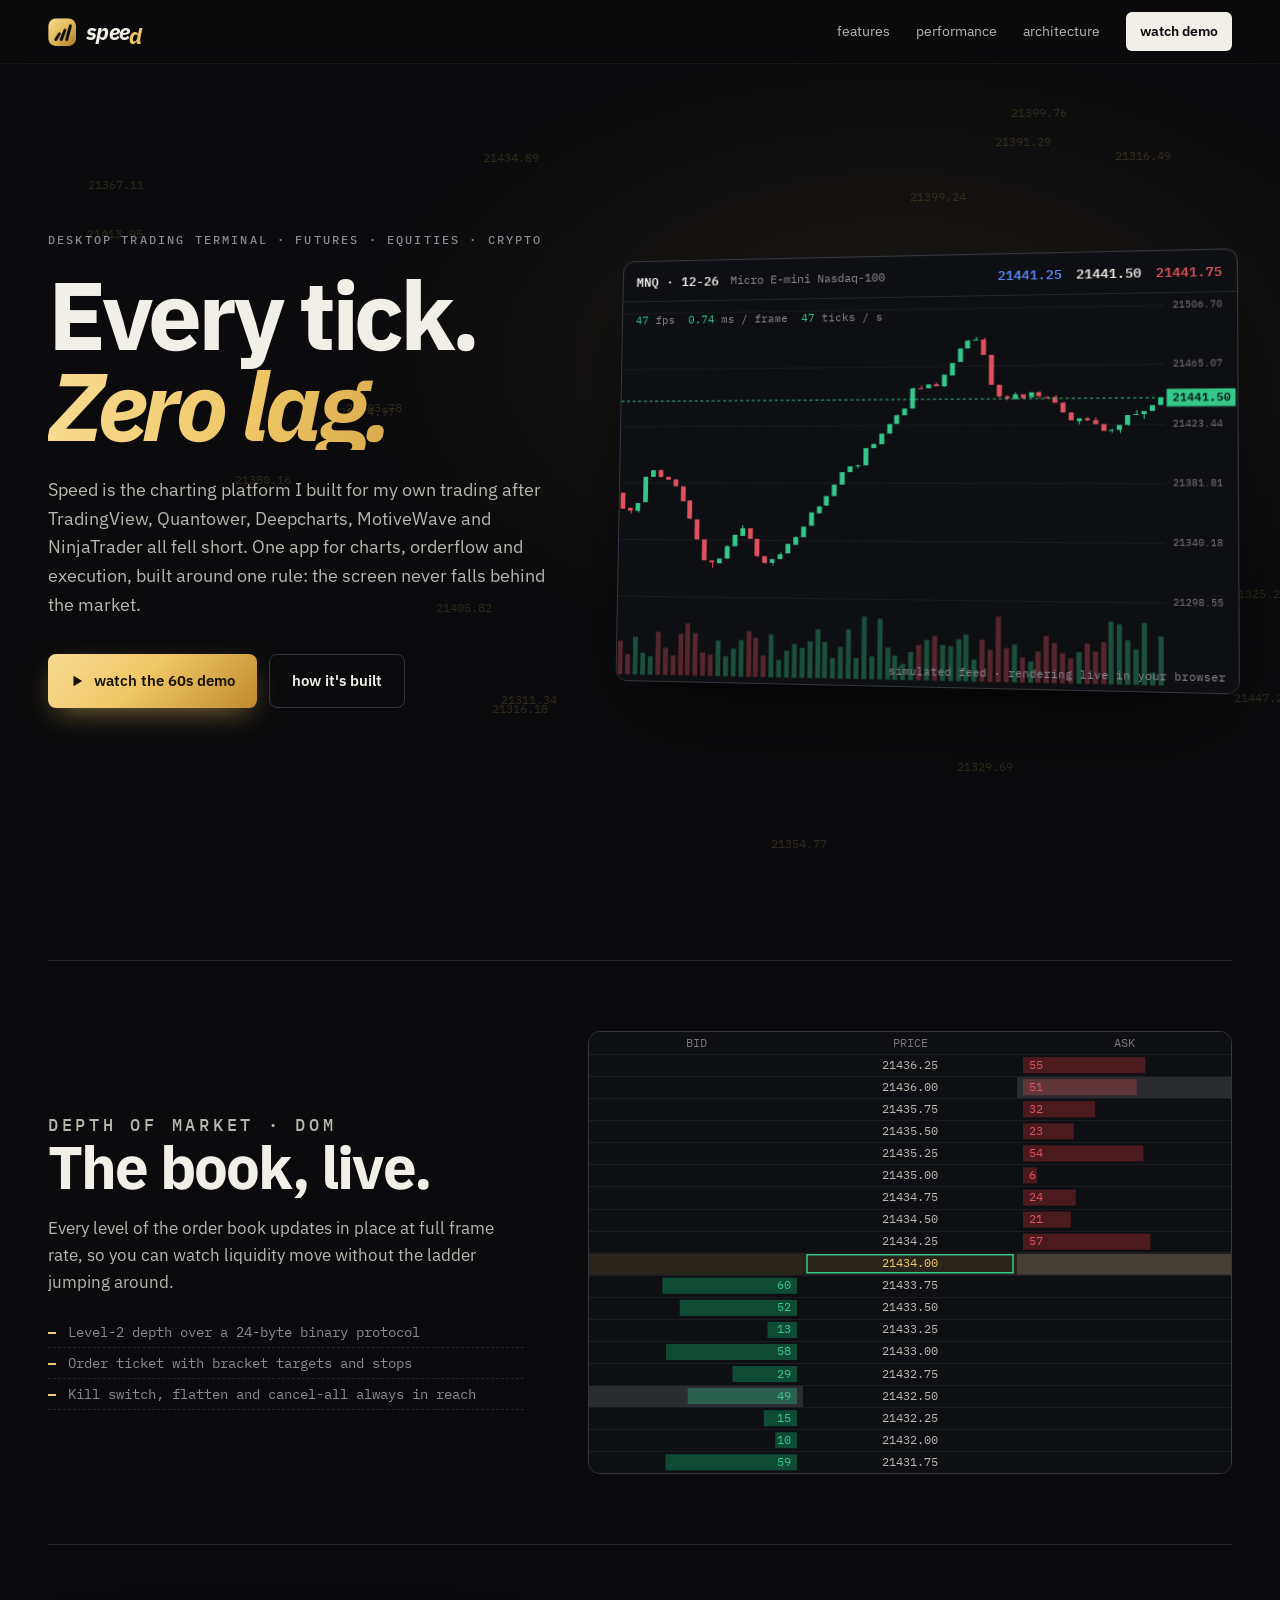
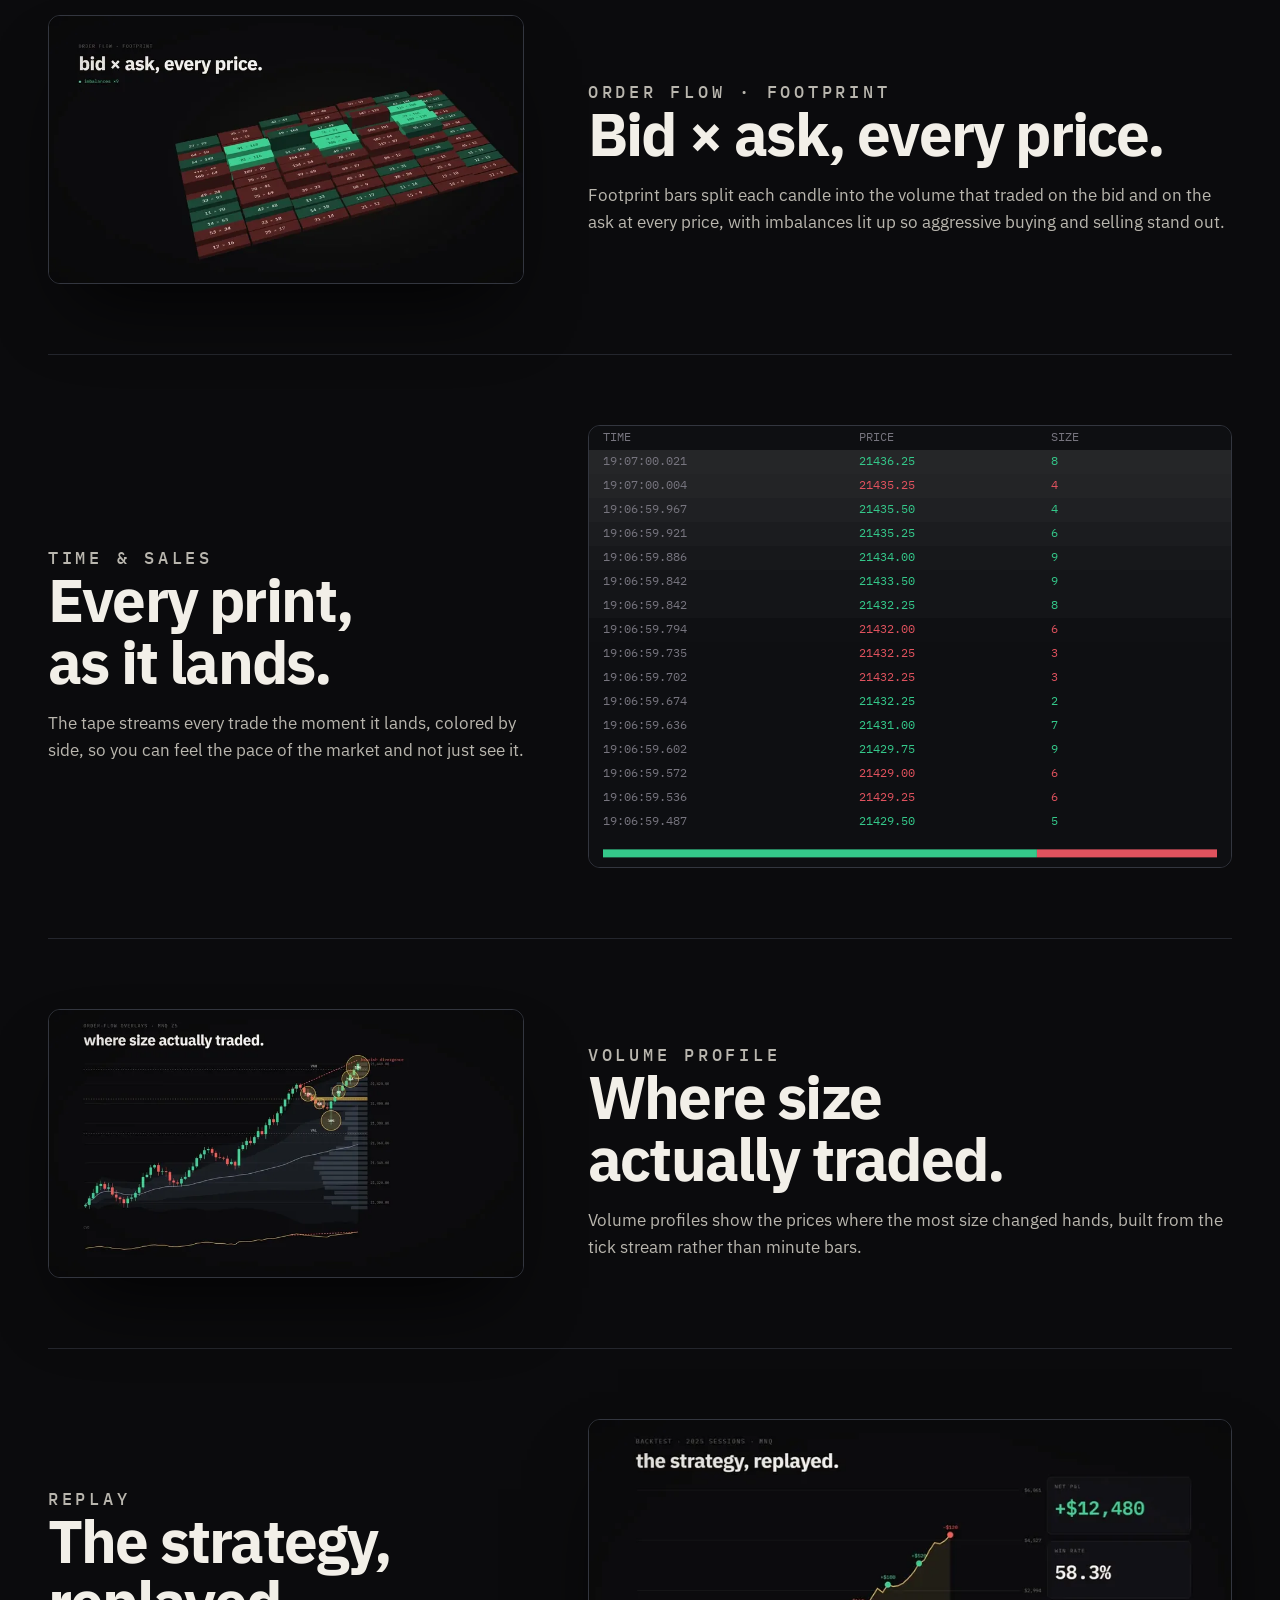
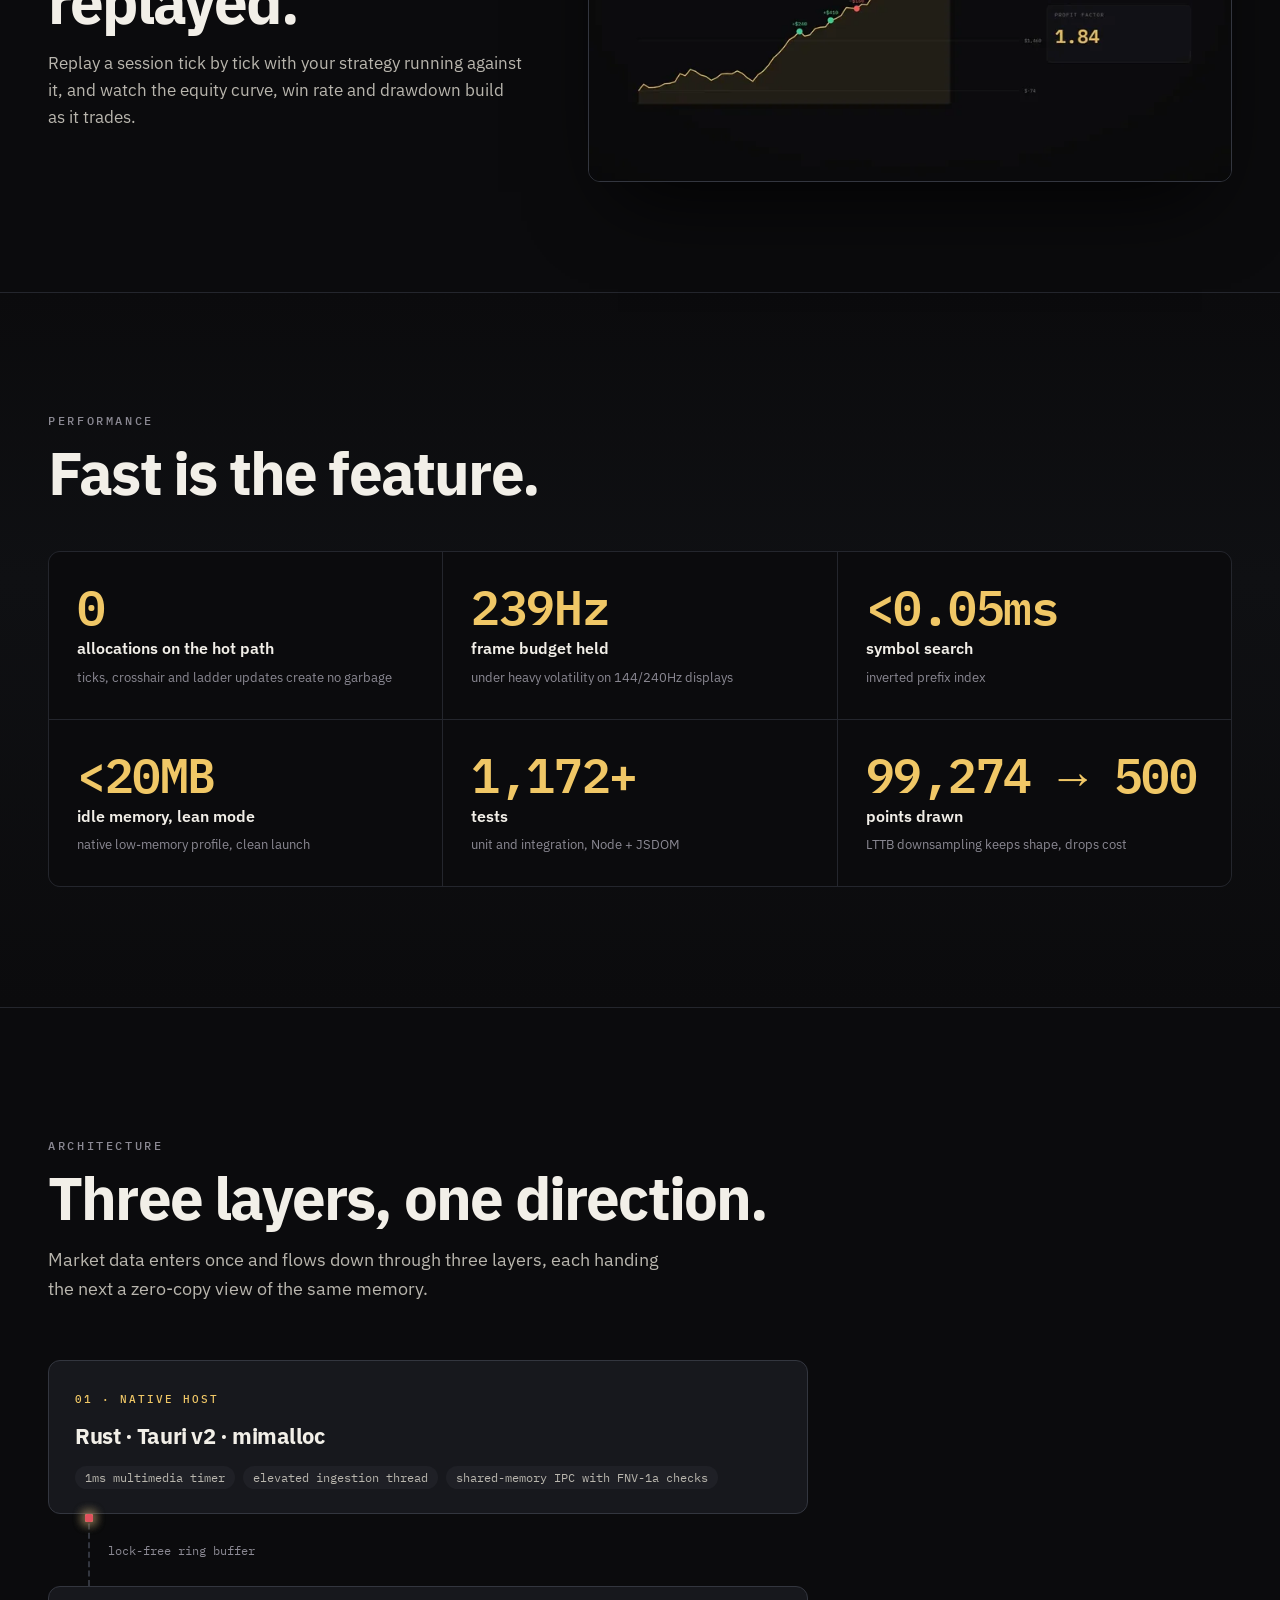
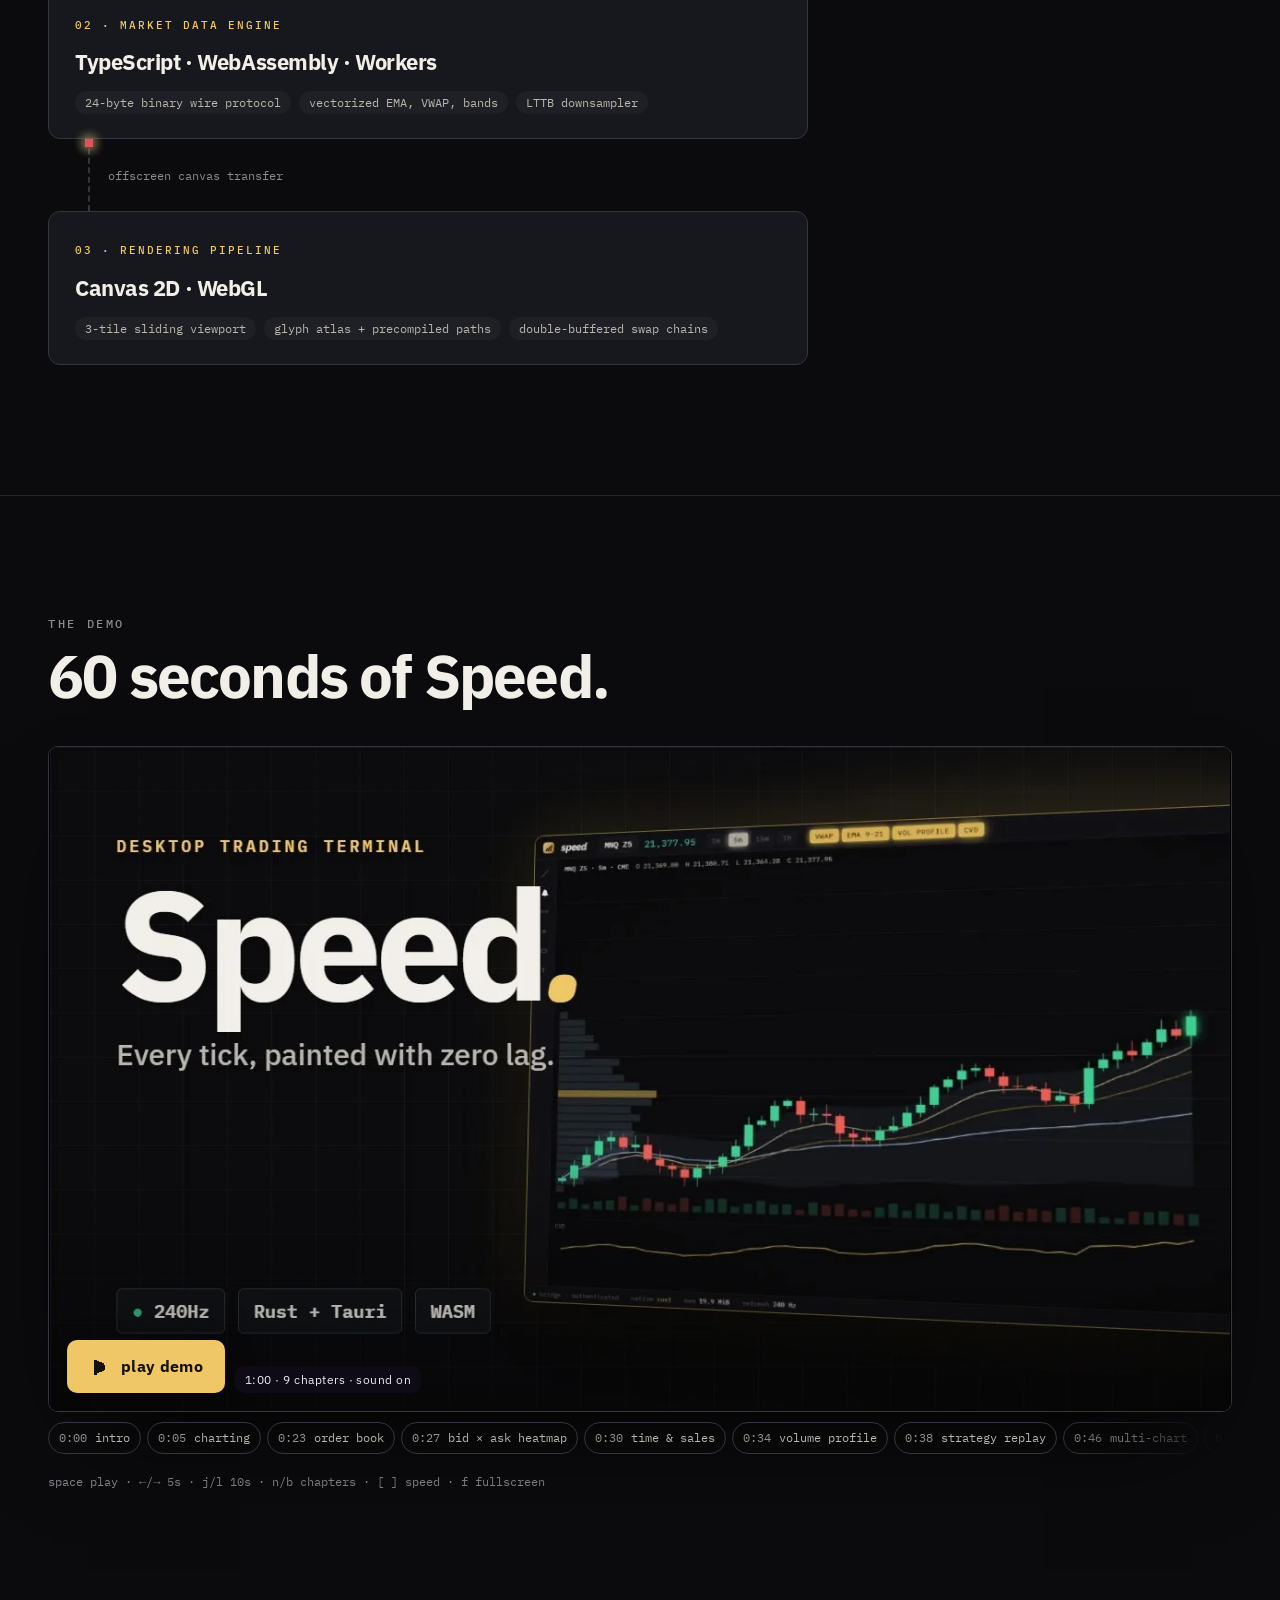
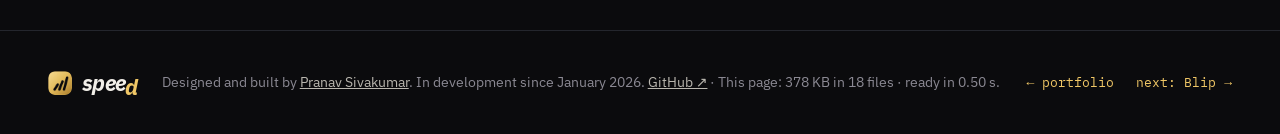
<file: speed/index.html>
<!doctype html>
<html lang="en">
<head>
  <meta charset="utf-8">
  <meta name="viewport" content="width=device-width, initial-scale=1">
  <title>Speed · every tick, zero lag</title>
  <meta name="description" content="Speed is a low-latency desktop charting platform: a Rust + Tauri host, a WebAssembly market-data engine and a 144–240Hz renderer, by Pranav Sivakumar.">
  <meta name="theme-color" content="#0b0b0d">
  <meta property="og:title" content="Speed · every tick, zero lag">
  <meta property="og:type" content="website">
  <meta property="og:site_name" content="pranav@uf">
  <meta property="og:description" content="Speed is a low-latency desktop charting platform: a Rust + Tauri host, a WebAssembly market-data engine and a 144–240Hz renderer, by Pranav Sivakumar.">
  <link rel="canonical" href="https://pranavsivakumar.pages.dev/speed/">
  <meta property="og:url" content="https://pranavsivakumar.pages.dev/speed/">
  <meta property="og:image" content="https://pranavsivakumar.pages.dev/speed/media/og.jpg">
  <meta property="og:image:alt" content="Speed: every tick, zero lag">
  <meta property="og:image:width" content="1200">
  <meta property="og:image:height" content="630">
  <meta name="twitter:card" content="summary_large_image">
  <meta name="twitter:title" content="Speed · every tick, zero lag">
  <meta name="twitter:description" content="Speed is a low-latency desktop charting platform: a Rust + Tauri host, a WebAssembly market-data engine and a 144–240Hz renderer, by Pranav Sivakumar.">
  <meta name="twitter:image" content="https://pranavsivakumar.pages.dev/speed/media/og.jpg">
  <link rel="icon" href="media/img/icon-gold.png">
  <link rel="stylesheet" href="player.css">
  <link rel="stylesheet" href="style.css">
  <link rel="stylesheet" href="../css/qol.css">
  <script>/* a page-to-page wipe the browser cancels (say, on a prerendered page) is fine: navigation still happens, so don't log it as an error */
    ['pageswap', 'pagereveal'].forEach((t) => addEventListener(t, (e) => { const v = e.viewTransition; if (v) [v.ready, v.finished, v.updateCallbackDone].forEach((p) => p.catch(() => {})); }));</script>
  <script type="application/ld+json">{"@context":"https://schema.org","@type":"SoftwareApplication","name":"Speed","url":"https://pranavsivakumar.pages.dev/speed/","applicationCategory":"FinanceApplication","operatingSystem":"Windows","description":"Speed is a low-latency desktop charting platform: a Rust + Tauri host, a WebAssembly market-data engine and a 144–240Hz renderer, by Pranav Sivakumar.","author":{"@type":"Person","name":"Pranav Sivakumar","url":"https://pranavsivakumar.pages.dev/"},"sameAs":"https://github.com/swilled/speed-web"}</script>
  <script type="speculationrules">{"prerender":[{"where":{"and":[{"href_matches":"/*"},{"not":{"selector_matches":"[href^=\"#\"], [href$=\".pdf\"], [target=_blank], [download], [href^=\"mailto:\"]"}}]},"eagerness":"moderate"}]}</script>
</head>
<body>
  <header class="nav">
    <a class="brand" href="#top" aria-label="Speed home"><img src="media/img/icon-gold.png" alt="" width="28" height="28"><span class="word">spee<span>d</span></span></a>
    <nav aria-label="Sections">
      <a href="#features">features</a>
      <a href="#performance">performance</a>
      <a href="#architecture">architecture</a>
      <a class="nav-cta" href="#demo">watch demo</a>
    </nav>
  </header>

  <main id="top">
    <section class="hero" aria-labelledby="hero-h">
      <div class="ticker-bg" id="ticker-bg" aria-hidden="true"></div>
      <div class="hero-copy">
        <p class="eyebrow">desktop trading terminal · futures · equities · crypto</p>
        <h1 id="hero-h"><span>Every tick.</span><span class="gold">Zero lag.</span></h1>
        <p class="sub">Speed is the charting platform I built for my own trading after TradingView, Quantower, Deepcharts, MotiveWave and NinjaTrader all fell short. One app for charts, orderflow and execution, built around one rule: the screen never falls behind the market.</p>
        <div class="cta">
          <a class="btn gold-btn" href="#demo"><svg viewBox="0 0 16 16" aria-hidden="true"><path d="M4 2l10 6-10 6z"/></svg>watch the 60s demo</a>
          <a class="btn line-btn" href="#architecture">how it's built</a>
        </div>
      </div>
      <figure class="terminal" aria-label="A live, simulated price chart rendering in your browser">
        <div class="term-bar">
          <span class="sym">MNQ · 12-26</span><span class="desc">Micro E-mini Nasdaq-100</span>
          <span class="quote"><b class="bid" id="q-bid">—</b><b class="last" id="q-last">—</b><b class="ask" id="q-ask">—</b></span>
        </div>
        <canvas id="hero-chart"></canvas>
        <div class="hud" aria-live="off">
          <span><i id="hud-fps">—</i> fps</span>
          <span><i id="hud-ms">—</i> ms / frame</span>
          <span><i id="hud-tps">—</i> ticks / s</span>
        </div>
        <figcaption>simulated feed · rendering live in your browser</figcaption>
      </figure>
    </section>

    <section class="features" id="features" aria-label="Features">
      <article class="feat reveal">
        <div class="feat-copy">
          <p class="label">depth of market · dom</p>
          <h2>The book, live.</h2>
          <p>Every level of the order book updates in place at full frame rate, so you can watch liquidity move without the ladder jumping around.</p>
          <ul><li>Level-2 depth over a 24-byte binary protocol</li><li>Order ticket with bracket targets and stops</li><li>Kill switch, flatten and cancel-all always in reach</li></ul>
        </div>
        <div class="feat-vis panel"><canvas id="dom" aria-label="Live simulated order book ladder"></canvas></div>
      </article>

      <article class="feat flip reveal">
        <div class="feat-copy">
          <p class="label">order flow · footprint</p>
          <h2>Bid × ask, every price.</h2>
          <p>Footprint bars split each candle into the volume that traded on the bid and on the ask at every price, with imbalances lit up so aggressive buying and selling stand out.</p>
        </div>
        <div class="feat-vis tilt"><img src="media/img/heatmap.webp" srcset="media/img/heatmap-800w.webp 800w, media/img/heatmap.webp 1600w" sizes="(max-width: 760px) calc(100vw - 32px), 640px" width="1600" height="900" alt="3D footprint view showing bid by ask volume at each price, with imbalances highlighted in green" loading="lazy"></div>
      </article>

      <article class="feat reveal">
        <div class="feat-copy">
          <p class="label">time &amp; sales</p>
          <h2>Every print, as it lands.</h2>
          <p>The tape streams every trade the moment it lands, colored by side, so you can feel the pace of the market and not just see it.</p>
        </div>
        <div class="feat-vis panel"><canvas id="tape" aria-label="Live simulated time and sales tape"></canvas></div>
      </article>

      <article class="feat flip reveal">
        <div class="feat-copy">
          <p class="label">volume profile</p>
          <h2>Where size actually traded.</h2>
          <p>Volume profiles show the prices where the most size changed hands, built from the tick stream rather than minute bars.</p>
        </div>
        <div class="feat-vis tilt"><img src="media/img/profile.webp" srcset="media/img/profile-800w.webp 800w, media/img/profile.webp 1600w" sizes="(max-width: 760px) calc(100vw - 32px), 640px" width="1600" height="900" alt="Price chart with a volume profile showing where the most size traded" loading="lazy"></div>
      </article>

      <article class="feat reveal">
        <div class="feat-copy">
          <p class="label">replay</p>
          <h2>The strategy, replayed.</h2>
          <p>Replay a session tick by tick with your strategy running against it, and watch the equity curve, win rate and drawdown build as it trades.</p>
        </div>
        <div class="feat-vis tilt"><img src="media/img/replay.webp" srcset="media/img/replay-800w.webp 800w, media/img/replay.webp 1600w" sizes="(max-width: 760px) calc(100vw - 32px), 640px" width="1600" height="900" alt="Strategy replay screen with an equity curve and trade statistics" loading="lazy"></div>
      </article>
    </section>

    <section class="perf" id="performance" aria-labelledby="perf-h">
      <div class="wrap">
        <p class="label reveal">performance</p>
        <h2 id="perf-h" class="reveal">Fast is the feature.</h2>
        <div class="stats">
          <div class="stat reveal"><b data-count="0">0</b><span>allocations on the hot path</span><small>ticks, crosshair and ladder updates create no garbage</small></div>
          <div class="stat reveal"><b data-count="240" data-suffix="Hz">240Hz</b><span>frame budget held</span><small>under heavy volatility on 144/240Hz displays</small></div>
          <div class="stat reveal"><b data-count="0.05" data-prefix="&lt;" data-suffix="ms" data-decimals="2">&lt;0.05ms</b><span>symbol search</span><small>inverted prefix index</small></div>
          <div class="stat reveal"><b data-count="20" data-prefix="&lt;" data-suffix="MB">&lt;20MB</b><span>idle memory, lean mode</span><small>native low-memory profile, clean launch</small></div>
          <div class="stat reveal"><b data-count="1180" data-suffix="+">1,180+</b><span>tests</span><small>unit and integration, Node + JSDOM</small></div>
          <div class="stat reveal"><b data-count="100000" data-suffix=" → 500">100,000 → 500</b><span>points drawn</span><small>LTTB downsampling keeps shape, drops cost</small></div>
        </div>
      </div>
    </section>

    <section class="arch" id="architecture" aria-labelledby="arch-h">
      <div class="wrap">
        <p class="label reveal">architecture</p>
        <h2 id="arch-h" class="reveal">Three layers, one direction.</h2>
        <p class="lede reveal">Market data enters once and flows down through three layers, each handing the next a zero-copy view of the same memory.</p>
        <div class="layers">
          <div class="layer reveal">
            <span class="tag">01 · native host</span><h3>Rust · Tauri v2 · mimalloc</h3>
            <ul><li>1ms multimedia timer</li><li>elevated ingestion thread</li><li>shared-memory IPC with FNV-1a checks</li></ul>
          </div>
          <div class="pipe" aria-hidden="true"><i></i><i></i><i></i><span>lock-free ring buffer</span></div>
          <div class="layer reveal">
            <span class="tag">02 · market data engine</span><h3>TypeScript · WebAssembly · Workers</h3>
            <ul><li>24-byte binary wire protocol</li><li>vectorized EMA, VWAP, bands</li><li>LTTB downsampler</li></ul>
          </div>
          <div class="pipe" aria-hidden="true"><i></i><i></i><i></i><span>offscreen canvas transfer</span></div>
          <div class="layer reveal">
            <span class="tag">03 · rendering pipeline</span><h3>Canvas 2D · WebGL</h3>
            <ul><li>3-tile sliding viewport</li><li>glyph atlas + precompiled paths</li><li>double-buffered swap chains</li></ul>
          </div>
        </div>
      </div>
    </section>

    <section class="demo" id="demo" aria-labelledby="demo-h">
      <div class="wrap">
        <p class="label reveal">the demo</p>
        <h2 id="demo-h" class="reveal">60 seconds of Speed.</h2>
        <figure class="player reveal" id="speed-video" data-title="Speed demo"
                data-chapters='[[0,"intro"],[5,"charting"],[23,"order book"],[27,"bid × ask heatmap"],[30,"time &amp; sales"],[34,"volume profile"],[38,"strategy replay"],[46,"multi-chart"],[56,"outro"]]'
                data-thumbs="media/speed-thumbs.webp" data-thumb-cols="10" data-duration="60">
          <video src="media/speed-demo.mp4" poster="media/speed-poster.webp" preload="none" controls playsinline></video>
        </figure>
        <div class="player-chapters reveal" data-for="speed-video"></div>
        <p class="keys">space play · ←/→ 5s · j/l 10s · n/b chapters · [ ] speed · f fullscreen</p>
      </div>
    </section>
  </main>

  <footer class="foot">
    <div class="wrap foot-in">
      <a class="brand" href="#top"><img src="media/img/icon-gold.png" alt="" width="24" height="24"><span class="word">spee<span>d</span></span></a>
      <p>Designed and built by <a href="../">Pranav Sivakumar</a>. In development since January 2026. <a href="https://github.com/swilled/speed-web" target="_blank" rel="noopener">GitHub ↗</a> · This page: <span data-weight>measuring…</span>.</p>
      <nav class="foot-nav" aria-label="More work"><a class="back" href="../">← portfolio</a><a class="back" href="../blip/">next: Blip →</a></nav>
    </div>
  </footer>

  <script src="player.js" defer></script>
  <script src="app.js" defer></script>
  <script src="../js/qol.js" defer></script>
</body>
</html>
</file>
<file: css/player.css>
/* Video player. Theme per site with these variables. */
.player {
  --pl-accent: #ffb547;
  --pl-accent-ink: #17131f;
  --pl-fg: #ede6f5;
  --pl-dim: rgba(237, 230, 245, 0.6);
  --pl-bar-bg: linear-gradient(to top, rgba(10, 8, 15, 0.92), rgba(10, 8, 15, 0));
  --pl-panel: rgba(16, 12, 24, 0.88);
  --pl-border: rgba(255, 255, 255, 0.14);
  --pl-radius: 0px;
  --pl-font: inherit;
  --pl-mark: rgba(10, 8, 15, 0.9);

  position: relative;
  margin: 0;
  aspect-ratio: 16 / 9;
  background: #000;
  border-radius: var(--pl-radius);
  overflow: hidden;
  font-family: var(--pl-font);
  color: var(--pl-fg);
  user-select: none;
  -webkit-tap-highlight-color: transparent;
  outline-offset: 3px;
}
.player video { position: absolute; inset: 0; width: 100%; height: 100%; object-fit: contain; background: #000; display: block; }
.pl svg { width: 16px; height: 16px; fill: currentColor; shape-rendering: crispEdges; display: block; }
.pl :where(button) { font: inherit; color: inherit; }

/* poster state */
/* the posters are designed thumbnails, so the play button sits in the corner instead of over the title */
.pl-center {
  position: absolute; inset: 0; z-index: 3;
  display: none; flex-direction: row; flex-wrap: wrap; align-items: flex-end; justify-content: flex-start; gap: 10px;
  padding: clamp(10px, 2.4%, 18px);
  background: linear-gradient(180deg, transparent 62%, rgba(0, 0, 0, 0.42));
  cursor: var(--hand, pointer);
}
.pl-poster .pl-center { display: flex; }
.pl-big {
  display: inline-flex; align-items: center; gap: 12px;
  padding: 14px 22px; border: 0; cursor: var(--hand, pointer);
  background: var(--pl-accent); color: var(--pl-accent-ink);
  font-weight: 700; font-size: 16px; letter-spacing: 0.02em;
  border-radius: var(--pl-radius);
  box-shadow: 0 10px 30px rgba(0, 0, 0, 0.35);
  transition: transform 160ms cubic-bezier(.2, .8, .2, 1), box-shadow 160ms;
}
.pl-big svg { width: 20px; height: 20px; }
.pl-big:hover { transform: translateY(-2px) scale(1.03); box-shadow: 0 16px 40px rgba(0, 0, 0, 0.45); }
.pl-meta { padding: 4px 10px; font-size: 12px; color: var(--pl-fg); background: var(--pl-panel); border-radius: var(--pl-radius); letter-spacing: 0.04em; }
.pl-resume {
  padding: 6px 12px; border: 1px solid var(--pl-border); cursor: var(--hand, pointer);
  background: var(--pl-panel); font-size: 12px; border-radius: var(--pl-radius);
}
.pl-resume:hover { border-color: var(--pl-accent); color: var(--pl-accent); }

/* control bar */
.pl-bar {
  position: absolute; left: 0; right: 0; bottom: 0; z-index: 4;
  padding: 26px 14px 10px;
  background: var(--pl-bar-bg);
  transition: opacity 220ms, transform 220ms;
}
.pl-poster .pl-bar { opacity: 0; pointer-events: none; transform: translateY(8px); visibility: hidden; }
.pl-idle .pl-bar { opacity: 0; transform: translateY(8px); }
/* tabbing into the controls brings them back, even mid-playback */
.pl-idle .pl-bar:focus-within { opacity: 1; transform: none; }
.pl-idle { cursor: none; }
.pl-row { display: flex; align-items: center; justify-content: space-between; gap: 10px; margin-top: 6px; }
.pl-left, .pl-right { display: flex; align-items: center; gap: 4px; min-width: 0; }
.pl-btn {
  display: inline-flex; align-items: center; justify-content: center;
  min-width: 34px; height: 34px; padding: 0 8px;
  border: 0; background: transparent; cursor: var(--hand, pointer);
  border-radius: var(--pl-radius); font-size: 13px; font-weight: 700;
  transition: background 120ms, color 120ms;
}
.pl-btn:hover { background: rgba(255, 255, 255, 0.12); color: var(--pl-accent); }
.pl-time { font-size: 13px; font-variant-numeric: tabular-nums; padding: 0 6px; white-space: nowrap; }
.pl-time span { color: var(--pl-dim); }
.pl-chapter { font-size: 12px; color: var(--pl-dim); padding: 0 8px; white-space: nowrap; overflow: hidden; text-overflow: ellipsis; max-width: 220px; }
.pl-speed { min-width: 46px; font-variant-numeric: tabular-nums; }
.pl-volwrap { display: flex; align-items: center; }
.pl-vol { width: 0; opacity: 0; transition: width 180ms, opacity 180ms; accent-color: var(--pl-accent); cursor: var(--hand, pointer); }
.pl-volwrap:hover .pl-vol, .pl-vol:focus-visible { width: 76px; opacity: 1; margin: 0 6px; }

/* progress */
.pl-prog { position: relative; height: 18px; cursor: var(--hand, pointer); touch-action: none; display: flex; align-items: center; }
.pl-track { position: relative; width: 100%; height: 4px; background: rgba(255, 255, 255, 0.22); transition: height 120ms; }
.pl-prog:hover .pl-track, .pl-scrubbing .pl-track, .pl-prog:focus-visible .pl-track { height: 7px; }
.pl-buf { position: absolute; left: 0; top: 0; bottom: 0; background: rgba(255, 255, 255, 0.28); }
.pl-played { position: absolute; left: 0; top: 0; bottom: 0; background: var(--pl-accent); }
.pl-prog::after {
  content: ''; position: absolute; left: 0; top: 50%; height: 7px; transform: translateY(-50%);
  width: var(--hover, 0%); background: rgba(255, 255, 255, 0.18); opacity: 0; pointer-events: none;
}
.pl-prog.pl-hover::after { opacity: 1; }
.pl-marks { position: absolute; inset: 0; pointer-events: none; }
.pl-marks i { position: absolute; top: 50%; width: 3px; height: 9px; transform: translate(-50%, -50%); background: var(--pl-mark); }
.pl-handle {
  position: absolute; top: 50%; width: 12px; height: 12px; transform: translate(-50%, -50%) scale(0);
  background: var(--pl-accent); border: 2px solid var(--pl-accent-ink); transition: transform 120ms;
}
.pl-prog:hover .pl-handle, .pl-scrubbing .pl-handle, .pl-prog:focus-visible .pl-handle { transform: translate(-50%, -50%) scale(1); }
.pl-tip {
  position: absolute; bottom: 24px; left: 0; z-index: 2;
  padding: 4px; background: var(--pl-panel); border: 1px solid var(--pl-border); border-radius: var(--pl-radius);
  opacity: 0; transform: translateY(4px); pointer-events: none; transition: opacity 120ms, transform 120ms;
}
.pl-hover .pl-tip { opacity: 1; transform: none; }
.pl-tip-img { background-repeat: no-repeat; background-color: #000; }
.pl-tip-noimg .pl-tip-img { display: none; }
.pl-tip-text { display: flex; justify-content: space-between; gap: 10px; padding: 4px 4px 1px; font-size: 11px; white-space: nowrap; }
.pl-tip-text b { color: var(--pl-accent); font-weight: 700; }
.pl-tip-text span { font-variant-numeric: tabular-nums; }

/* overlays */
.pl-osd {
  position: absolute; top: 18px; left: 50%; z-index: 5; transform: translateX(-50%);
  padding: 7px 12px; background: var(--pl-panel); border: 1px solid var(--pl-border); border-radius: var(--pl-radius);
  font-size: 13px; font-weight: 700; opacity: 0; pointer-events: none;
}
.pl-osd.pl-show { animation: pl-osd 900ms ease-out; }
@keyframes pl-osd { 0% { opacity: 0; transform: translate(-50%, -4px); } 15%, 70% { opacity: 1; transform: translate(-50%, 0); } 100% { opacity: 0; } }
.pl-spinner { position: absolute; left: 50%; top: 50%; z-index: 3; display: none; gap: 6px; transform: translate(-50%, -50%); }
.pl-loading .pl-spinner { display: flex; }
.pl-spinner i { width: 8px; height: 8px; background: var(--pl-accent); animation: pl-dot 900ms steps(2) infinite; }
.pl-spinner i:nth-child(2) { animation-delay: 150ms; }
.pl-spinner i:nth-child(3) { animation-delay: 300ms; }
@keyframes pl-dot { 50% { opacity: 0.2; } }
.pl-end {
  position: absolute; inset: 0; z-index: 3; display: none; align-items: center; justify-content: center; gap: 12px;
  background: rgba(0, 0, 0, 0.55); backdrop-filter: blur(3px);
}
.pl-ended .pl-end { display: flex; }
.pl-end-btn {
  display: inline-flex; align-items: center; gap: 10px; padding: 12px 18px; cursor: var(--hand, pointer); text-decoration: none;
  border: 1px solid var(--pl-border); background: var(--pl-panel); color: var(--pl-fg); font-size: 14px; font-weight: 700;
  border-radius: var(--pl-radius);
}
.pl-end-btn:hover { border-color: var(--pl-accent); color: var(--pl-accent); }
.pl-next { background: var(--pl-accent); color: var(--pl-accent-ink); border-color: var(--pl-accent); }
.pl-next:hover { color: var(--pl-accent-ink); filter: brightness(1.08); }
.pl-fs { border-radius: 0; }

/* chapter chips (outside the player) */
.player-chapters {
  display: flex; gap: 6px; margin-top: 10px; padding-bottom: 4px;
  overflow-x: auto; scrollbar-width: none; scroll-snap-type: x proximity;
}
.player-chapters::-webkit-scrollbar { display: none; }
/* fade whichever edge has more chips hiding past it */
.player-chapters.more-r { -webkit-mask-image: linear-gradient(90deg, #000 85%, transparent); mask-image: linear-gradient(90deg, #000 85%, transparent); }
.player-chapters.more-l { -webkit-mask-image: linear-gradient(90deg, transparent, #000 15%); mask-image: linear-gradient(90deg, transparent, #000 15%); }
.player-chapters.more-l.more-r { -webkit-mask-image: linear-gradient(90deg, transparent, #000 15%, #000 85%, transparent); mask-image: linear-gradient(90deg, transparent, #000 15%, #000 85%, transparent); }
.player-chapters .pl-chip { flex: none; scroll-snap-align: start; white-space: nowrap; }
.pl-chip {
  display: inline-flex; align-items: baseline; gap: 8px; padding: 5px 10px; cursor: var(--hand, pointer);
  border: 1px solid var(--chip-border, rgba(255, 255, 255, 0.16)); background: transparent;
  color: var(--chip-fg, inherit); font: inherit; font-size: 12px; border-radius: var(--chip-radius, 0);
  transition: border-color 120ms, color 120ms, background 120ms;
}
.pl-chip-t { opacity: 0.8; font-variant-numeric: tabular-nums; }
.pl-chip:hover { border-color: var(--chip-accent, #ffb547); color: var(--chip-accent, #ffb547); }
.pl-chip-on { background: var(--chip-accent, #ffb547); border-color: var(--chip-accent, #ffb547); color: var(--chip-accent-ink, #17131f); }
.pl-chip-on:hover { color: var(--chip-accent-ink, #17131f); }

@media (max-width: 640px) {
  .pl-chapter, .pl-pip, .pl-volwrap .pl-vol { display: none; }
  .pl-bar { padding: 22px 8px 6px; }
  .pl-btn { min-width: 38px; height: 38px; }
  .pl-big { padding: 12px 18px; font-size: 15px; }
}
@media (prefers-reduced-motion: reduce) {
  .pl-bar, .pl-big, .pl-tip, .pl-track, .pl-handle, .pl-vol { transition: none; }
  .pl-osd.pl-show { animation: none; opacity: 1; }
}
</file>
<file: css/style.css>
/* self-hosted fonts (latin + latin-ext), here rather than in their own file so they cost no extra request */
@font-face {
  font-family: 'JetBrains Mono';
  font-style: normal;
  font-weight: 400;
  font-display: swap;
  src: url(../assets/fonts/jetbrains-mono-latin-ext.woff2) format('woff2');
  unicode-range: U+0100-02BA, U+02BD-02C5, U+02C7-02CC, U+02CE-02D7, U+02DD-02FF, U+0304, U+0308, U+0329, U+1D00-1DBF, U+1E00-1E9F, U+1EF2-1EFF, U+2020, U+20A0-20AB, U+20AD-20C4, U+2113, U+2C60-2C7F, U+A720-A7FF;
}
@font-face {
  font-family: 'JetBrains Mono';
  font-style: normal;
  font-weight: 400;
  font-display: swap;
  src: url(../assets/fonts/jetbrains-mono-latin.woff2) format('woff2');
  unicode-range: U+0000-00FF, U+0131, U+0152-0153, U+02BB-02BC, U+02C6, U+02DA, U+02DC, U+0304, U+0308, U+0329, U+2000-206F, U+20AC, U+2122, U+2191, U+2193, U+2212, U+2215, U+FEFF, U+FFFD;
}
@font-face {
  font-family: 'JetBrains Mono';
  font-style: normal;
  font-weight: 500;
  font-display: swap;
  src: url(../assets/fonts/jetbrains-mono-latin-ext.woff2) format('woff2');
  unicode-range: U+0100-02BA, U+02BD-02C5, U+02C7-02CC, U+02CE-02D7, U+02DD-02FF, U+0304, U+0308, U+0329, U+1D00-1DBF, U+1E00-1E9F, U+1EF2-1EFF, U+2020, U+20A0-20AB, U+20AD-20C4, U+2113, U+2C60-2C7F, U+A720-A7FF;
}
@font-face {
  font-family: 'JetBrains Mono';
  font-style: normal;
  font-weight: 500;
  font-display: swap;
  src: url(../assets/fonts/jetbrains-mono-latin.woff2) format('woff2');
  unicode-range: U+0000-00FF, U+0131, U+0152-0153, U+02BB-02BC, U+02C6, U+02DA, U+02DC, U+0304, U+0308, U+0329, U+2000-206F, U+20AC, U+2122, U+2191, U+2193, U+2212, U+2215, U+FEFF, U+FFFD;
}
@font-face {
  font-family: 'JetBrains Mono';
  font-style: normal;
  font-weight: 700;
  font-display: swap;
  src: url(../assets/fonts/jetbrains-mono-latin-ext.woff2) format('woff2');
  unicode-range: U+0100-02BA, U+02BD-02C5, U+02C7-02CC, U+02CE-02D7, U+02DD-02FF, U+0304, U+0308, U+0329, U+1D00-1DBF, U+1E00-1E9F, U+1EF2-1EFF, U+2020, U+20A0-20AB, U+20AD-20C4, U+2113, U+2C60-2C7F, U+A720-A7FF;
}
@font-face {
  font-family: 'JetBrains Mono';
  font-style: normal;
  font-weight: 700;
  font-display: swap;
  src: url(../assets/fonts/jetbrains-mono-latin.woff2) format('woff2');
  unicode-range: U+0000-00FF, U+0131, U+0152-0153, U+02BB-02BC, U+02C6, U+02DA, U+02DC, U+0304, U+0308, U+0329, U+2000-206F, U+20AC, U+2122, U+2191, U+2193, U+2212, U+2215, U+FEFF, U+FFFD;
}
@font-face {
  font-family: 'Pixelify Sans';
  font-style: normal;
  font-weight: 500;
  font-display: swap;
  src: url(../assets/fonts/pixelify-sans-latin-ext.woff2) format('woff2');
  unicode-range: U+0100-02BA, U+02BD-02C5, U+02C7-02CC, U+02CE-02D7, U+02DD-02FF, U+0304, U+0308, U+0329, U+1D00-1DBF, U+1E00-1E9F, U+1EF2-1EFF, U+2020, U+20A0-20AB, U+20AD-20C4, U+2113, U+2C60-2C7F, U+A720-A7FF;
}
@font-face {
  font-family: 'Pixelify Sans';
  font-style: normal;
  font-weight: 500;
  font-display: swap;
  src: url(../assets/fonts/pixelify-sans-latin.woff2) format('woff2');
  unicode-range: U+0000-00FF, U+0131, U+0152-0153, U+02BB-02BC, U+02C6, U+02DA, U+02DC, U+0304, U+0308, U+0329, U+2000-206F, U+20AC, U+2122, U+2191, U+2193, U+2212, U+2215, U+FEFF, U+FFFD;
}
@font-face {
  font-family: 'Pixelify Sans';
  font-style: normal;
  font-weight: 700;
  font-display: swap;
  src: url(../assets/fonts/pixelify-sans-latin-ext.woff2) format('woff2');
  unicode-range: U+0100-02BA, U+02BD-02C5, U+02C7-02CC, U+02CE-02D7, U+02DD-02FF, U+0304, U+0308, U+0329, U+1D00-1DBF, U+1E00-1E9F, U+1EF2-1EFF, U+2020, U+20A0-20AB, U+20AD-20C4, U+2113, U+2C60-2C7F, U+A720-A7FF;
}
@font-face {
  font-family: 'Pixelify Sans';
  font-style: normal;
  font-weight: 700;
  font-display: swap;
  src: url(../assets/fonts/pixelify-sans-latin.woff2) format('woff2');
  unicode-range: U+0000-00FF, U+0131, U+0152-0153, U+02BB-02BC, U+02C6, U+02DA, U+02DC, U+0304, U+0308, U+0329, U+2000-206F, U+20AC, U+2122, U+2191, U+2193, U+2212, U+2215, U+FEFF, U+FFFD;
}

/* Two materials, not two colour schemes.
   dark  = a CRT terminal at night: plum glass, amber phosphor, glow.
   light = a line-printer printout: cream blue-bar paper, sprocket holes, black and red ribbon ink, a yellow highlighter. */
:root {
  --void: #08060d;
  --bg: #0f0c16;
  --win: #17131f;
  --pane: #1b1626;
  --line: #3a3150;
  --text: #ede6f5;
  --soft: #c9c0d9;
  --dim: #9c92b0;
  --mute: #8a81a0;
  --amber: #ffb547;
  --pink: #ff6fa5;
  --blue: #8fa8ff;
  --lav: #c7a6f0;
  --hi: var(--amber);          /* primary action */
  --hi-ink: var(--win);
  --shadow: var(--pink);       /* the hard offset shadow under buttons and bubbles */
  --bar-bg: rgba(23, 19, 31, 0.92);
  --dot: rgba(156, 146, 176, 0.13);
  --tint: rgba(255, 181, 71, 0.08);
  --name: var(--amber);
  --name-fx: 0 0 40px rgba(255, 181, 71, 0.18);
  --mono: 'JetBrains Mono', ui-monospace, 'Cascadia Code', Menlo, monospace;
  --pixel: 'Pixelify Sans', var(--mono);
  --wrap: 1120px;
  --win-w: 1480px;
  /* one page width for both materials, wide enough margins for the printout's tractor-feed strips, so nothing reflows on a theme switch */
  --page-w: min(var(--win-w) - 56px, 100% - 80px);
  --gutter: clamp(18px, 4vw, 48px);
  --bar: 46px;
  --section: clamp(64px, 8vw, 88px);
  --ease: cubic-bezier(.2, .8, .2, 1);
  color-scheme: dark;
}
:root[data-theme="light"] {
  --void: #d6cfbf;
  --bg: #f7f3ea;
  --win: #eee8db;
  --pane: #ebe4d4;
  --line: #cfc5af;
  --text: #1c1922;
  --soft: #3b3643;
  --dim: #5f5968;
  --mute: #6d665b;
  --amber: #c4351d;
  --pink: #a3305f;
  --blue: #2546c4;
  --lav: #7b5bb5;
  --hi: #ffe04a;
  --hi-ink: #1c1922;
  --shadow: #1c1922;
  --bar-bg: rgba(238, 232, 219, 0.95);
  --dot: rgba(60, 48, 30, 0.13);
  --tint: rgba(255, 224, 74, 0.45);
  --name: #1c1922;
  --name-fx: 3px 2px 0 rgba(196, 53, 29, 0.55);
  --paper-bar: rgba(90, 110, 230, 0.04);
  color-scheme: light;
}

* { box-sizing: border-box; }
html { scroll-behavior: smooth; scroll-padding-top: 72px; scroll-padding-bottom: 56px; }
body {
  margin: 0; color: var(--text);
  background: radial-gradient(circle, var(--dot) 1px, transparent 1.4px) 0 0 / 22px 22px, var(--void);
  font: 16px/1.6 var(--mono); -webkit-font-smoothing: antialiased;
  padding-bottom: var(--bar);
}
a { color: inherit; }
::selection { background: var(--hi); color: var(--hi-ink); }
/* pixel cursors, drawn natively by the browser so they never trail the pointer (regenerate with tools/cursors.py).
   Only the arrow and the hand change; text fields keep the system I-beam. */
:root {
  --arrow: url("data:image/svg+xml,%3Csvg xmlns='http://www.w3.org/2000/svg' width='18' height='24' viewBox='0 0 9 12' shape-rendering='crispEdges'%3E%3Cpath fill='%23ff6fa5' d='M7 7h1v1h-1zM3 8h5v1h-5zM2 9h2v1h-2zM1 10h2v1h-2zM1 11h1v1h-1z'/%3E%3Cpath fill='%230f0c16' d='M0 0h1v1h-1zM0 1h2v1h-2zM0 2h1v1h-1zM2 2h1v1h-1zM0 3h1v1h-1zM3 3h1v1h-1zM0 4h1v1h-1zM4 4h1v1h-1zM0 5h1v1h-1zM5 5h1v1h-1zM0 6h1v1h-1zM6 6h1v1h-1zM0 7h1v1h-1zM3 7h4v1h-4zM0 8h1v1h-1zM2 8h1v1h-1zM0 9h2v1h-2zM0 10h1v1h-1z'/%3E%3Cpath fill='%23ffb547' d='M1 2h1v1h-1zM1 3h2v1h-2zM1 4h3v1h-3zM1 5h4v1h-4zM1 6h5v1h-5zM1 7h2v1h-2zM1 8h1v1h-1z'/%3E%3C/svg%3E") 1 1, default;
  --hand: url("data:image/svg+xml,%3Csvg xmlns='http://www.w3.org/2000/svg' width='26' height='26' viewBox='0 0 13 13' shape-rendering='crispEdges'%3E%3Cpath fill='%23ff6fa5' d='M12 5h1v1h-1zM12 6h1v1h-1zM12 7h1v1h-1zM12 8h1v1h-1zM12 9h1v1h-1zM11 10h2v1h-2zM11 11h1v1h-1zM4 12h8v1h-8z'/%3E%3Cpath fill='%230f0c16' d='M3 0h2v1h-2zM2 1h1v1h-1zM5 1h1v1h-1zM2 2h1v1h-1zM5 2h1v1h-1zM2 3h1v1h-1zM5 3h6v1h-6zM2 4h1v1h-1zM5 4h1v1h-1zM8 4h1v1h-1zM11 4h1v1h-1zM0 5h3v1h-3zM11 5h1v1h-1zM0 6h1v1h-1zM3 6h1v1h-1zM11 6h1v1h-1zM0 7h1v1h-1zM11 7h1v1h-1zM1 8h1v1h-1zM11 8h1v1h-1zM2 9h1v1h-1zM11 9h1v1h-1zM3 10h1v1h-1zM10 10h1v1h-1zM3 11h8v1h-8z'/%3E%3Cpath fill='%23ffb547' d='M3 1h2v1h-2zM3 2h2v1h-2zM3 3h2v1h-2zM3 4h2v1h-2zM6 4h2v1h-2zM9 4h2v1h-2zM3 5h8v1h-8zM1 6h2v1h-2zM4 6h7v1h-7zM1 7h10v1h-10zM2 8h9v1h-9zM3 9h8v1h-8zM4 10h6v1h-6z'/%3E%3C/svg%3E") 7 1, pointer;
}
[data-theme="light"] {
  --arrow: url("data:image/svg+xml,%3Csvg xmlns='http://www.w3.org/2000/svg' width='18' height='24' viewBox='0 0 9 12' shape-rendering='crispEdges'%3E%3Cpath fill='%23c4351d' d='M7 7h1v1h-1zM3 8h5v1h-5zM2 9h2v1h-2zM1 10h2v1h-2zM1 11h1v1h-1z'/%3E%3Cpath fill='%23fffdf6' d='M0 0h1v1h-1zM0 1h2v1h-2zM0 2h1v1h-1zM2 2h1v1h-1zM0 3h1v1h-1zM3 3h1v1h-1zM0 4h1v1h-1zM4 4h1v1h-1zM0 5h1v1h-1zM5 5h1v1h-1zM0 6h1v1h-1zM6 6h1v1h-1zM0 7h1v1h-1zM3 7h4v1h-4zM0 8h1v1h-1zM2 8h1v1h-1zM0 9h2v1h-2zM0 10h1v1h-1z'/%3E%3Cpath fill='%231c1922' d='M1 2h1v1h-1zM1 3h2v1h-2zM1 4h3v1h-3zM1 5h4v1h-4zM1 6h5v1h-5zM1 7h2v1h-2zM1 8h1v1h-1z'/%3E%3C/svg%3E") 1 1, default;
  --hand: url("data:image/svg+xml,%3Csvg xmlns='http://www.w3.org/2000/svg' width='26' height='26' viewBox='0 0 13 13' shape-rendering='crispEdges'%3E%3Cpath fill='%23c4351d' d='M12 5h1v1h-1zM12 6h1v1h-1zM12 7h1v1h-1zM12 8h1v1h-1zM12 9h1v1h-1zM11 10h2v1h-2zM11 11h1v1h-1zM4 12h8v1h-8z'/%3E%3Cpath fill='%23fffdf6' d='M3 0h2v1h-2zM2 1h1v1h-1zM5 1h1v1h-1zM2 2h1v1h-1zM5 2h1v1h-1zM2 3h1v1h-1zM5 3h6v1h-6zM2 4h1v1h-1zM5 4h1v1h-1zM8 4h1v1h-1zM11 4h1v1h-1zM0 5h3v1h-3zM11 5h1v1h-1zM0 6h1v1h-1zM3 6h1v1h-1zM11 6h1v1h-1zM0 7h1v1h-1zM11 7h1v1h-1zM1 8h1v1h-1zM11 8h1v1h-1zM2 9h1v1h-1zM11 9h1v1h-1zM3 10h1v1h-1zM10 10h1v1h-1zM3 11h8v1h-8z'/%3E%3Cpath fill='%231c1922' d='M3 1h2v1h-2zM3 2h2v1h-2zM3 3h2v1h-2zM3 4h2v1h-2zM6 4h2v1h-2zM9 4h2v1h-2zM3 5h8v1h-8zM1 6h2v1h-2zM4 6h7v1h-7zM1 7h10v1h-10zM2 8h9v1h-9zM3 9h8v1h-8zM4 10h6v1h-6z'/%3E%3C/svg%3E") 7 1, pointer;
}
html { cursor: var(--arrow); }
:where(a[href], button, summary, select, label[for], [role="button"], [role="tab"]) { cursor: var(--hand); }
input:not([type="range"]):not([type="button"]), textarea, [contenteditable] { cursor: text; }
/* headings break evenly; paragraphs never leave one word alone on the last line */
h1, h2, h3, h4 { text-wrap: balance; }
p, li, dd, figcaption, blockquote { text-wrap: pretty; }
:focus-visible { outline: 2px solid var(--amber); outline-offset: 3px; }
.visually-hidden { position: absolute; width: 1px; height: 1px; overflow: hidden; clip: rect(0 0 0 0); white-space: nowrap; }
.skip { position: absolute; left: 12px; top: -60px; z-index: 50; padding: 8px 12px; background: var(--hi); color: var(--hi-ink); }
.skip:focus { top: 12px; }
.wrap { width: min(var(--wrap), 100% - var(--gutter) * 2); margin-inline: auto; }
.dim { color: var(--mute); }
.amber { color: var(--amber); }

/* the whole page is one terminal window (or one long printout) */
.window {
  position: relative;
  width: var(--page-w); margin: 12px auto 0;
  background: var(--bg); border: 1px solid var(--line); border-bottom: 0;
}
/* printout: blue-bar bands, and tractor-feed strips with sprocket holes down both edges */
/* the strips hang outside the page, so nothing on the page ever sits under them */
[data-theme="light"] .window {
  background: repeating-linear-gradient(180deg, transparent 0 96px, var(--paper-bar) 96px 192px), var(--bg);
  border-color: #c8bea8;
}
[data-theme="light"] .window::before, [data-theme="light"] .window::after {
  content: ''; position: absolute; top: -1px; bottom: 0; width: 27px; pointer-events: none;
  background: radial-gradient(circle at 13px 14px, var(--void) 4.5px, rgba(60, 48, 30, 0.25) 5.2px, transparent 5.6px) 0 0 / 26px 28px, var(--bg);
  border-top: 1px solid #c8bea8;
}
[data-theme="light"] .window::before { right: 100%; border-left: 1px solid #c8bea8; border-right: 1px dashed #c8bea8; }
[data-theme="light"] .window::after { left: 100%; border-right: 1px solid #c8bea8; border-left: 1px dashed #c8bea8; }

/* title bar */
.titlebar {
  position: sticky; top: 0; z-index: 30;
  display: flex; align-items: center; gap: 18px;
  height: 48px; padding: 0 var(--gutter);
  background: var(--bar-bg); backdrop-filter: blur(10px);
  border-bottom: 1px solid var(--line);
  font-size: 13px; color: var(--dim);
}
.dots { display: flex; gap: 6px; }
.dots i { width: 9px; height: 9px; background: var(--pink); }
.dots i:nth-child(2) { background: var(--amber); }
.dots i:nth-child(3) { background: var(--mute); }
[data-theme="light"] .dots i { background: transparent; border: 1.5px solid var(--text); border-radius: 50%; }
[data-theme="light"] .dots i:first-child { background: var(--amber); border-color: var(--amber); }
.host { text-decoration: none; }
.titlebar nav { margin-left: auto; display: flex; align-items: center; gap: 24px; }
.titlebar nav a, .host { white-space: nowrap; }
.titlebar nav a { text-decoration: none; transition: color 120ms; }
.titlebar nav a:hover, .host:hover { color: var(--amber); }
.nav-resume { color: var(--amber); padding: 5px 10px; border: 1px solid var(--amber); }
.nav-resume:hover { background: var(--amber); color: var(--bg) !important; }
[data-theme="light"] .nav-resume { color: var(--hi-ink); border-color: var(--text); background: var(--hi); }
[data-theme="light"] .nav-resume:hover { background: var(--text); color: var(--hi) !important; }
.tty { padding-left: 18px; border-left: 1px solid var(--line); color: var(--mute); font-size: 12px; white-space: nowrap; }

/* night / day switch */
.theme { display: inline-flex; padding: 2px; border: 1px solid var(--line); background: transparent; cursor: var(--hand, pointer); font: 12px var(--mono); color: var(--mute); }
.theme span { display: inline-flex; align-items: center; gap: 6px; padding: 3px 8px; transition: background 160ms, color 160ms; }
.theme span i { width: 7px; height: 7px; background: currentColor; }
.theme .day i { border-radius: 50%; }
:root:not([data-theme="light"]) .theme .night, [data-theme="light"] .theme .day { background: var(--text); color: var(--bg); }
.theme:hover { border-color: var(--dim); }

/* switching, either way: the new page wipes in from the top in pixel steps, the same wipe the sections use */
::view-transition-old(root), ::view-transition-new(root) { animation: none; mix-blend-mode: normal; }
.theming::view-transition-new(root) { animation: wipe 640ms steps(16) both; }
@keyframes wipe { from { clip-path: inset(0 0 100% 0); } to { clip-path: inset(0 0 0 0); } }
/* moving between pages (home, ~/life, the project sites): the same wipe, so it all reads as one machine */
@media (prefers-reduced-motion: no-preference) { @view-transition { navigation: auto; types: page; } }
:root:active-view-transition-type(page)::view-transition-new(root) { animation: wipe 420ms steps(10) both; }

/* shell prompt lines */
.cmd { margin: 0 0 10px; font-size: 14px; color: var(--soft); }
.ps { color: var(--pink); }
.cwd { color: var(--blue); }
.dollar { color: var(--dim); }
.typed::after { content: '▍'; color: var(--amber); margin-left: 2px; animation: blink 1s steps(1) infinite; }
.typed.done::after { opacity: 0; animation: none; }
@keyframes blink { 50% { opacity: 0; } }
.section-title { margin: 0 0 32px; font: 700 clamp(30px, 4.4vw, 48px)/1.05 var(--pixel); letter-spacing: 0.01em; }

/* hero: neofetch */
.hero { position: relative; min-height: min(calc(100svh - 48px - var(--bar) - 16px), 900px); display: flex; align-items: center; overflow: hidden; border-bottom: 1px solid var(--line); }
.hero-bg { position: absolute; inset: 0; width: 100%; height: 100%; }
.hero-inner { position: relative; z-index: 1; padding: 56px 0 72px; }
.fetch { display: grid; grid-template-columns: auto minmax(0, 1fr); align-items: center; gap: clamp(32px, 6vw, 88px); margin: 26px 0 0; }
.userhost { margin: 0; font-size: 15px; color: var(--soft); }
.userhost::after { content: ''; display: block; width: 9ch; margin-top: 6px; border-bottom: 1px dashed var(--mute); }
.name { margin: 18px 0 0; font: 700 clamp(46px, 7.4vw, 104px)/0.95 var(--pixel); color: var(--name); letter-spacing: 0.005em; text-shadow: var(--name-fx); }
.name span { display: inline-block; white-space: nowrap; }
/* chat answers can carry a picture */
.acard { display: block; margin: 10px 0 4px; padding: 10px 12px; border: 1px solid var(--line); background: var(--win); color: var(--soft); text-decoration: none; font-size: 12px; animation: cardin 360ms steps(6) both; }
[data-theme="light"] .acard { background: #fffdf6; border-color: var(--text); outline: 1px solid var(--text); outline-offset: -2px; box-shadow: 3px 3px 0 rgba(28, 25, 34, 0.12); }
@keyframes cardin { from { clip-path: inset(0 0 100% 0); } to { clip-path: inset(0 0 0 0); } }
a.acard:hover { border-color: var(--amber); }
.acard-head, .acard-foot { display: flex; align-items: center; gap: 6px; margin: 0; color: var(--dim); font-size: 12px; }
.acard-head { justify-content: space-between; margin-bottom: 8px; }
.acard-foot { margin-top: 8px; }
.acard-foot i { width: 9px; height: 9px; }
.cal-grid { display: grid; grid-template-rows: repeat(7, 8px); grid-auto-flow: column; grid-auto-columns: 8px; gap: 2px; overflow-x: auto; scrollbar-width: none; }
.cal-grid i, .acard-foot i { display: block; }
.cal-grid .pad { visibility: hidden; }
.l0 { background: #241d33; } .l1 { background: rgba(255, 181, 71, 0.3); } .l2 { background: rgba(255, 181, 71, 0.55); } .l3 { background: rgba(255, 181, 71, 0.8); } .l4 { background: #ffb547; }
[data-theme="light"] .l0 { background: #ebe4d4; } [data-theme="light"] .l1 { background: #f2c9b8; } [data-theme="light"] .l2 { background: #e08a6f; } [data-theme="light"] .l3 { background: #c95a3c; } [data-theme="light"] .l4 { background: #9e2a14; }
.peak .acard-foot { display: block; line-height: 1.5; }
.peak canvas { display: block; width: 100%; max-width: 336px; height: auto; image-rendering: pixelated; }
.thumbs { display: grid; grid-template-columns: repeat(3, minmax(0, 1fr)); gap: 6px; }
.thumb { position: relative; aspect-ratio: 16 / 10; background: var(--bg) center / cover no-repeat; border: 1px solid var(--line); text-decoration: none; }
.thumb span { position: absolute; left: 0; right: 0; bottom: 0; padding: 2px 5px; background: var(--bg); color: var(--text); font-size: 11px; }
.thumb:hover { border-color: var(--amber); }
.badges, .logos { display: flex; flex-wrap: wrap; gap: 8px; }
.badge { display: inline-flex; align-items: center; gap: 6px; padding: 4px 8px; border: 1px solid var(--line); color: var(--soft); }
.badge svg { width: 16px; height: 16px; fill: currentColor; }
.badge .glyph { width: 16px; text-align: center; color: var(--amber); }
.logo { display: grid; grid-template-columns: 24px auto; grid-template-rows: auto auto; column-gap: 8px; align-items: center; padding: 4px 8px 4px 4px; border: 1px solid var(--line); color: var(--soft); text-decoration: none; }
.logo svg { grid-row: span 2; width: 24px; height: 24px; color: var(--text); }
.logo small { color: var(--mute); font-size: 11px; }
.school { display: flex; align-items: center; gap: 14px; }
.school-logo { width: 64px; flex: none; } .school-logo svg { display: block; width: 100%; height: auto; }
.school p { margin: 0; line-height: 1.6; }
.doc { display: flex; align-items: center; gap: 12px; }
.doc .page { display: grid; gap: 3px; width: 34px; padding: 6px 5px; background: var(--text); }
.doc .page i { display: block; height: 2px; background: var(--bg); }
.doc .page i:nth-child(1) { width: 60%; height: 3px; } .doc .page i:nth-child(4) { width: 80%; } .doc .page i:nth-child(7) { width: 50%; }

/* the desktop around the terminal, only when there's room for it */
.desktop, .note { display: none; }
@media (min-width: 1700px) {
  .desktop { position: fixed; top: 24px; left: calc((100vw - var(--win-w)) / 4 - 44px); z-index: 2; display: grid; gap: 18px; }
  .dicon { display: grid; justify-items: center; gap: 6px; width: 88px; padding: 6px 2px; border: 1px solid transparent; background: none; color: var(--soft); font: 11px var(--mono); text-decoration: none; cursor: var(--hand, pointer); }
  .dicon svg { width: 34px; height: 34px; fill: currentColor; }
  .dicon span { padding: 1px 5px; }
  .dicon:hover span, .dicon:focus-visible span { background: var(--hi); color: var(--hi-ink); }
  .dicon:hover { color: var(--text); }
}
/* the note needs a wider margin than the icons do */
@media (min-width: 1900px) {
  .note {
    position: fixed; top: 34px; right: calc((100vw - var(--win-w)) / 4 - 90px); z-index: 2; display: block; width: 180px;
    padding: 12px 14px 14px; background: var(--win); border: 1px solid var(--line); color: var(--soft); font-size: 12px; transform: rotate(1.5deg);
  }
  [data-theme="light"] .note { background: #ffe97a; border: 0; color: #2c2a24; box-shadow: 4px 6px 0 rgba(28, 25, 34, 0.12); transform: rotate(2.5deg); }
  .note-title { margin: 0 0 8px; padding-bottom: 6px; border-bottom: 1px dashed currentColor; font-weight: 700; opacity: 0.8; }
  .note ul { margin: 0; padding: 0; list-style: none; display: grid; gap: 6px; }
  .note li::before { content: '[ ] '; color: var(--mute); }
  [data-theme="light"] .note li::before { color: inherit; opacity: 0.6; }
  .note li.done { text-decoration: line-through; opacity: 0.6; }
  .note li.done::before { content: '[x] '; }
  .note li span { opacity: 0.6; }
}

/* the intro is a conversation: an irc-style log, some suggested questions, and a line to type your own */
.chat { margin: 24px 0 0; display: grid; grid-template-columns: minmax(0, 1fr) 300px; column-gap: 28px; align-items: start; }
.chat > :not(.chat-att) { grid-column: 1; }
.chat-att { grid-column: 2; grid-row: 1 / span 3; }
.chat-att .acard { margin: 4px 0 0; }
.chat-att .cal-grid { grid-template-rows: repeat(7, 4px); grid-auto-columns: 4px; gap: 1px; }
.cal .acard-head { flex-direction: column; align-items: flex-start; gap: 2px; }
.cal .cal-total { color: var(--text); }
@media (max-width: 1240px) {
  .chat { grid-template-columns: minmax(0, 1fr); max-width: 680px; }
  .chat-att { grid-column: 1; grid-row: auto; }
  .chat-att .cal-grid { grid-template-rows: repeat(7, 7px); grid-auto-columns: 7px; }
}
.chat-log { list-style: none; margin: 0; padding: 0; max-height: 10.4em; overflow-y: auto; scrollbar-width: none; font-size: clamp(14px, 1.25vw, 16px); line-height: 1.6; }
.chat-log::-webkit-scrollbar, .cal-grid::-webkit-scrollbar, .chat-asks::-webkit-scrollbar { display: none; }
.chat-log.scrolled { -webkit-mask-image: linear-gradient(transparent, #000 2.4em); mask-image: linear-gradient(transparent, #000 2.4em); }
.chat-log li { display: grid; grid-template-columns: 9ch minmax(0, 1fr); gap: 0 12px; padding: 3px 0; }
.chat .nick { color: var(--amber); font-weight: 700; text-align: right; white-space: nowrap; }
.chat .nick::before { content: '<'; color: var(--mute); font-weight: 400; }
.chat .nick::after { content: '>'; color: var(--mute); font-weight: 400; }
.chat .you .nick, .chat .nick.you { color: var(--blue); }
.chat .me .msg { color: var(--text); }
.chat .you .msg { color: var(--soft); }
.chat .msg a { color: var(--blue); text-underline-offset: 3px; }
.chat .msg a:hover { color: var(--amber); }
.chat .typing .msg::after { content: '▍'; color: var(--amber); animation: blink 0.6s steps(1) infinite; }
.chat-asks { display: flex; flex-wrap: wrap; gap: 8px; margin: 14px 0 0 calc(9ch + 12px); }
.chat-asks button { padding: 4px 10px; border: 1px solid var(--line); background: transparent; color: var(--dim); font: 13px var(--mono); cursor: var(--hand, pointer); transition: border-color 120ms, color 120ms, background 120ms; }
.chat-asks button::before { content: '> '; color: var(--mute); }
.chat-asks button:hover { border-color: var(--amber); color: var(--text); }
[data-theme="light"] .chat-asks button:hover { background: var(--hi); border-color: var(--text); }
.chat-asks button.used { opacity: 0.45; }
.chat-input { display: grid; grid-template-columns: 9ch minmax(0, 1fr); gap: 12px; align-items: center; margin-top: 12px; }
.chat-input input { width: 100%; padding: 4px 0; border: 0; border-bottom: 1px dashed var(--line); outline: 0; background: transparent; color: var(--text); font: clamp(14px, 1.25vw, 16px) var(--mono); caret-color: var(--amber); }
.chat-input input:focus { border-bottom-color: var(--amber); }
.chat-input input::placeholder { color: var(--mute); }
.run { display: flex; align-items: center; flex-wrap: wrap; gap: 14px; margin-top: 40px; }
.run .actions { margin: 0; }
.cmd.inline { margin: 0; }
.caret { width: 10px; height: 20px; background: var(--amber); animation: blink 1s steps(1) infinite; }
.actions { display: flex; flex-wrap: wrap; gap: 12px; margin-top: 30px; }
.btn {
  display: inline-flex; align-items: center; gap: 10px;
  padding: 11px 16px; border: 2px solid var(--text);
  text-decoration: none; font-size: 15px; background: var(--bg);
  transition: transform 140ms var(--ease), box-shadow 140ms var(--ease), border-color 140ms, color 140ms;
}
.btn:hover { transform: translate(-3px, -3px); box-shadow: 3px 3px 0 var(--shadow); }
.btn.primary { background: var(--hi); border-color: var(--hi); color: var(--hi-ink); font-weight: 700; }
[data-theme="light"] .btn.primary { border-color: var(--text); }
.btn.ghost { border-color: var(--line); color: var(--soft); }
.btn.ghost:hover { border-color: var(--soft); color: var(--text); }
kbd { font: 500 11px var(--mono); padding: 0 5px; border: 1.5px solid currentColor; opacity: 0.7; }
/* the UF monogram, inline in neofetch and larger on the education card */
.uf { display: inline-block; width: 34px; margin-right: 10px; vertical-align: -6px; }
.uf svg, .uf-big svg { display: block; width: 100%; height: auto; }
.uf-big { float: right; width: 104px; margin: -4px 0 8px 16px; }

.hero-avatar { position: relative; z-index: 3; display: flex; flex-direction: column; align-items: center; }
.avatar { height: min(54svh, 470px); width: auto; display: block; cursor: grab; touch-action: none; user-select: none; }
.avatar:focus-visible { outline-offset: 8px; }
.ground { width: 130%; height: 8px; margin-top: 2px; background: repeating-linear-gradient(90deg, var(--line) 0 8px, transparent 8px 12px); transform-origin: 50% 50%; }
.bubble {
  position: absolute; top: -10px; left: 62%; z-index: 2; white-space: nowrap; min-height: 2.2em;
  padding: 8px 12px; background: var(--text); color: var(--bg); font: 700 15px var(--pixel);
  box-shadow: 4px 4px 0 var(--pink);
  opacity: 0; transform: translateY(6px); transition: opacity 160ms steps(3), transform 160ms steps(3);
}
.bubble::after { content: ''; position: absolute; left: 14px; bottom: -8px; border: 8px solid transparent; border-top-color: var(--text); border-bottom: 0; }
[data-theme="light"] .bubble { background: #fffdf6; color: var(--text); border: 2px solid var(--text); box-shadow: 4px 4px 0 var(--text); }
[data-theme="light"] .bubble::after { border-top-color: var(--text); bottom: -10px; }
.bubble.show { opacity: 1; transform: none; }

/* avatar: js moves the rig (position, lean, squash); css only breathes */
.rig { will-change: transform; transform-origin: 50% 100%; }
.avatar { animation: breathe 2.4s steps(1) infinite; transform-origin: 50% 100%; }
@keyframes breathe { 50% { transform: translateY(-1.34%); } }
.hero-avatar.held, .hero-avatar.held .avatar { cursor: grabbing; }
.hero-avatar.held .avatar { animation: none; }
.hero-avatar.rainbow .avatar { animation: hue 1.2s linear infinite; }
@keyframes hue { to { filter: hue-rotate(360deg) drop-shadow(0 0 18px rgba(255, 181, 71, 0.5)); } }
.confetti { position: fixed; inset: 0; z-index: 60; pointer-events: none; }

/* pickleball */
.pong { position: absolute; inset: 0; z-index: 5; width: 100%; height: 100%; cursor: none; }
.hero .hero-inner > *:not(.fetch), .hero .fetch-info { transition: opacity 300ms; }
.hero.playing .hero-inner > *:not(.fetch), .hero.playing .fetch-info { opacity: 0.08; }
.hero.playing .hero-avatar { z-index: 6; pointer-events: none; }

/* speedrun timer */
.speedrun { position: fixed; top: 64px; right: max(24px, calc((100vw - var(--win-w)) / 2 + 24px)); z-index: 45; min-width: 200px; padding: 12px 16px; background: var(--win); border: 2px solid var(--amber); box-shadow: 4px 4px 0 var(--shadow); font-variant-numeric: tabular-nums; transition: opacity 500ms; }
.speedrun.out { opacity: 0; }
.speedrun p { margin: 0; }
.sr-title { font-size: 11px; letter-spacing: 0.12em; text-transform: uppercase; color: var(--mute); }
.sr-time { font: 700 34px/1.1 var(--pixel); color: var(--amber); }
.speedrun.finished .sr-time { color: var(--text); }
.sr-splits { list-style: none; margin: 6px 0 0; padding: 0; font-size: 12px; color: var(--soft); }
.sr-splits li { display: flex; justify-content: space-between; gap: 18px; padding: 2px 0; border-top: 1px dashed var(--line); }
.sr-note { margin-top: 8px !important; font-size: 12px; color: var(--pink); }

/* stack marquee */
.stack { padding: var(--section) 0 20px; }
.marquee {
  position: relative; overflow: hidden; padding: 12px 0;
  -webkit-mask-image: linear-gradient(90deg, transparent, #000 8%, #000 92%, transparent);
  mask-image: linear-gradient(90deg, transparent, #000 8%, #000 92%, transparent);
}
.marquee + .marquee { border-top: 1px dashed var(--line); }
.marquee-track { display: flex; width: max-content; animation: marquee var(--dur, 40s) linear infinite; }
.marquee.reverse .marquee-track { animation-direction: reverse; }
@keyframes marquee { to { transform: translateX(-50%); } }
.tech { flex: none; display: flex; flex-direction: column; align-items: center; gap: 10px; width: 124px; color: var(--dim); transition: color 160ms; }
.tech svg { width: 48px; height: 48px; fill: currentColor; transition: transform 200ms var(--ease); }
.tech span { font-size: 11px; letter-spacing: 0.12em; text-transform: uppercase; }
.tech:hover { color: var(--amber); }
.tech:hover svg { transform: translateY(-4px) scale(1.08); }
[data-theme="light"] .tech { color: var(--soft); }

/* ls -l project index, with a preview that follows the cursor */
.ls { list-style: none; margin: -8px 0 72px; padding: 0; font-size: 14px; }
.ls a { display: grid; grid-template-columns: 12ch 16ch 16ch minmax(0, 1fr); gap: 16px; padding: 7px 10px; text-decoration: none; color: var(--dim); transition: background 120ms, color 120ms; }
.ls .perm { color: var(--mute); }
.ls .fn { color: var(--blue); font-weight: 700; }
.ls .st { color: var(--mute); }
.ls a:hover, .ls a:focus-visible { background: var(--tint); color: var(--text); }
.ls a:hover .fn { color: var(--amber); }
.ls a:hover .fn::after { content: '  ↓'; }
.peek {
  position: fixed; left: 0; top: 0; z-index: 35; width: 300px; aspect-ratio: 16 / 9; pointer-events: none;
  border: 2px solid var(--text); box-shadow: 6px 6px 0 var(--shadow); background: var(--win) center / cover no-repeat;
  opacity: 0; transform: scale(0.92); transition: opacity 140ms, transform 180ms var(--ease);
}
.peek.show { opacity: 1; transform: none; }

/* projects */
.work { padding-top: var(--section); }
.project { display: grid; grid-template-columns: minmax(0, 1.35fr) minmax(0, 1fr); gap: clamp(28px, 4vw, 56px); align-items: center; margin-bottom: 96px; }
.project.flip { grid-template-columns: minmax(0, 1fr) minmax(0, 1.35fr); }
.project.flip .media { order: 2; }
.project.mini { grid-template-columns: minmax(0, 0.9fr) minmax(0, 1fr); margin-bottom: 24px; }
.media { min-width: 0; }
.media .player { border: 1px solid var(--line); }
[data-theme="light"] .media .player, [data-theme="light"] .viz { border-color: var(--text); outline: 1px solid var(--text); outline-offset: -2px; box-shadow: 6px 6px 0 rgba(28, 25, 34, 0.12); }
[data-theme="light"] .media .player { --pl-accent: #ffe04a; --pl-accent-ink: #1c1922; }
.player-chapters { --chip-border: var(--line); --chip-fg: var(--dim); --chip-accent: var(--hi); --chip-accent-ink: var(--hi-ink); }
.kicker { margin: 0; font-size: 12px; letter-spacing: 0.08em; color: var(--mute); text-transform: uppercase; }
.project h3 { margin: 10px 0 0; font: 700 clamp(34px, 4vw, 46px)/1 var(--pixel); }
.project h3::before { content: '> '; color: var(--pink); }
.why-line { margin: 10px 0 0; font-size: 13px; color: var(--mute); font-style: italic; }
.why-line::before { content: '# why: '; font-style: normal; color: var(--dim); }
.tagline { margin: 14px 0 0; font-size: 17px; color: var(--soft); }
.points { margin: 16px 0 0; padding: 0; list-style: none; color: var(--dim); font-size: 14px; }
.points li { position: relative; padding-left: 20px; margin-top: 8px; }
.points li::before { content: ''; position: absolute; left: 2px; top: 0.6em; width: 6px; height: 6px; background: var(--amber); }
.tradeoff { margin: 14px 0 0; font-size: 13px; color: var(--mute); }
.tradeoff::before { content: '# tradeoff: '; color: var(--dim); }
.stackline { margin: 16px 0 0; font-size: 13px; color: var(--blue); }
.links { display: flex; flex-wrap: wrap; gap: 18px; margin: 18px 0 0; font-size: 14px; }
.links a { color: var(--dim); text-underline-offset: 4px; }
.links a:hover { color: var(--amber); }
.links .go { color: var(--amber); font-weight: 700; text-decoration: none; padding: 8px 14px; border: 1px solid var(--amber); transition: background 120ms, color 120ms; }
.links .go:hover { background: var(--amber); color: var(--bg); }
[data-theme="light"] .links .go { color: var(--hi-ink); background: var(--hi); border-color: var(--text); outline: 1px solid var(--text); outline-offset: -2px; }
[data-theme="light"] .links .go:hover { background: var(--text); color: var(--hi); }
.viz { position: relative; aspect-ratio: 16 / 9; border: 1px solid var(--line); background: var(--win); overflow: hidden; }
[data-theme="light"] .viz { background: #fffdf6; }
.viz canvas { position: absolute; inset: 0; width: 100%; height: 100%; }
.viz-tag { position: absolute; right: 10px; bottom: 8px; font-size: 11px; color: var(--mute); }

/* experience: git log */
#experience, #about { padding-top: calc(var(--section) * 0.6); margin-bottom: calc(var(--section) * 0.8); }
.log { list-style: none; margin: 0; padding: 0 0 0 28px; position: relative; }
.log li { position: relative; display: grid; grid-template-columns: 40px 9ch 19ch minmax(0, 1fr); align-items: start; column-gap: 20px; padding: 14px 12px; transition: background 160ms; }
.log li::before { content: '*'; position: absolute; left: -24px; top: 15px; color: var(--amber); font: 700 17px/1 var(--mono); }
.log li::after { content: '|\A|\A|\A|\A|\A|\A|\A|\A|\A|\A'; position: absolute; left: -22px; top: 36px; bottom: -14px; overflow: hidden; white-space: pre; color: var(--mute); font: 14px/1.2 var(--mono); }
.log li:last-child::after { content: none; }
.log li:hover { background: var(--tint); }
.log .co { grid-row: span 2; width: 40px; height: 40px; padding: 4px; border: 1px solid var(--line); background: var(--win); color: var(--text); }
.log .co svg { display: block; width: 100%; height: 100%; }
[data-theme="light"] .log .co { background: #fffdf6; border-color: var(--text); outline: 1px solid var(--text); outline-offset: -2px; }
.log li:hover .co { border-color: var(--amber); }
.log .hash { color: var(--amber); font-size: 13px; padding-top: 2px; grid-row: span 2; }
.log .when { color: var(--mute); font-size: 13px; padding-top: 2px; grid-row: span 2; }
.log .what { color: var(--soft); }
.log .what b { color: var(--text); font-weight: 700; }
.log .head { margin-left: 8px; padding: 1px 6px; font-size: 11px; color: var(--bg); background: var(--blue); font-weight: 700; vertical-align: 2px; }
.log .why { color: var(--dim); font-size: 14px; margin-top: 2px; }

/* about */
.about-grid { display: grid; grid-template-columns: minmax(0, 1.2fr) minmax(0, 1fr); gap: clamp(24px, 4vw, 56px); align-items: start; }
.about-text p { margin: 0 0 18px; font-size: clamp(16px, 1.5vw, 18px); line-height: 1.75; color: var(--soft); max-width: 60ch; }
.about-text p:first-child { color: var(--text); }
.about-side { display: grid; gap: 16px; }
.card { padding: 22px 24px; border: 1px solid var(--line); background: var(--win); color: var(--soft); font-size: 15px; }
[data-theme="light"] .card { background: #fffdf6; border-color: var(--text); outline: 1px solid var(--text); outline-offset: -2px; box-shadow: 4px 4px 0 rgba(28, 25, 34, 0.12); }
.card p { margin: 0; }
.card .label { margin-bottom: 10px; color: var(--pink); font-size: 12px; letter-spacing: 0.1em; text-transform: uppercase; }
.tags { display: flex; flex-wrap: wrap; gap: 8px; margin: 0; padding: 0; list-style: none; }
.tags li { padding: 3px 9px; border: 1px solid var(--line); font-size: 13px; color: var(--soft); transition: border-color 120ms, color 120ms, background 120ms; }
.tags li:hover { border-color: var(--amber); color: var(--amber); }
/* about: `tree ~/life`, every line a door into the life page */
.life-tree { margin-top: 56px; }
.tree { margin: 0; padding: 0; list-style: none; font-size: 14px; }
.tree li { display: grid; grid-template-columns: 4ch 9ch minmax(0, 1fr); column-gap: 12px; align-items: baseline; padding: 6px 10px; color: var(--soft); transition: background 120ms; }
.tree li:not(.root):not(.sum):hover { background: var(--tint); }
.tree .br { color: var(--mute); }
.tree a { color: var(--blue); font-weight: 700; text-decoration: none; }
.tree li:hover a, .tree a:focus-visible { color: var(--amber); }
.tree b { color: var(--text); font-weight: 700; }
.tree .root, .tree .sum { grid-template-columns: auto auto; justify-content: start; column-gap: 16px; }
.tree .root a { color: var(--amber); }
.tree .sum { margin-top: 6px; }
.tree .sum .go { color: var(--amber); }
.nav-life { color: var(--amber); font-weight: 700; }
[data-theme="light"] .tags li:hover { background: var(--hi); color: var(--text); border-color: var(--text); }

/* contact */
.contact { position: relative; padding: var(--section) 0 calc(var(--scene) + 32px); border-top: 1px solid var(--line); --scene: 260px; }
.contact .wrap { position: relative; z-index: 1; }
.campus { position: absolute; left: 0; right: 0; bottom: 0; width: 100%; height: var(--scene); }
/* scenes show the hand only over the bit that answers a click (the scripts toggle .hot) */
canvas.hot { cursor: var(--hand, pointer); }
.ping { margin: 4px 0 26px; font: 13px/1.7 var(--mono); color: var(--dim); white-space: pre-wrap; }
.contact-title { margin: 0; font: 700 clamp(44px, 8vw, 96px)/0.95 var(--pixel); }
.colophon { margin: 28px 0 0; font-size: 12px; color: var(--mute); }
.colophon button { font: inherit; color: var(--blue); background: none; border: 0; padding: 0; cursor: var(--hand, pointer); text-decoration: underline; text-underline-offset: 3px; }
.colophon button:hover { color: var(--amber); }
.contact-mail { display: inline-block; margin-top: 22px; font-size: clamp(18px, 2.6vw, 28px); color: var(--amber); text-underline-offset: 8px; text-decoration-thickness: 2px; }

/* status bar + command line */
.statusbar {
  position: fixed; left: 50%; bottom: 0; z-index: 30; transform: translateX(-50%);
  width: var(--page-w); border-left: 1px solid var(--line); border-right: 1px solid var(--line);
  display: flex; align-items: center; gap: 16px;
  height: var(--bar); padding: 0 16px 0 0;
  background: var(--bar-bg); backdrop-filter: blur(10px); border-top: 1px solid var(--line);
  font-size: 13px; color: var(--dim);
}
.mode { align-self: stretch; display: flex; align-items: center; padding: 0 12px; background: var(--pink); color: var(--bg); font-weight: 700; }
.mode.insert { background: var(--amber); }
[data-theme="light"] .mode { background: var(--text); color: var(--bg); }
[data-theme="light"] .mode.insert { background: var(--hi); color: var(--text); }
.prompt { flex: 1; display: flex; align-items: center; gap: 8px; min-width: 0; }
.prompt input { flex: 1; min-width: 0; border: 0; outline: 0; background: transparent; color: var(--text); font: 14px var(--mono); caret-color: var(--amber); }
.prompt input::placeholder { color: var(--mute); }
.where { color: var(--blue); white-space: nowrap; font-size: 12px; }
.pct { min-width: 4ch; text-align: right; color: var(--soft); font-size: 12px; font-variant-numeric: tabular-nums; }
.walker { position: absolute; left: 0; bottom: calc(100% - 1px); width: 26px; height: 44px; cursor: var(--hand, pointer); transform-origin: 13px 0; }
.walker svg { display: block; width: 100%; height: 100%; overflow: visible; }
.walker svg.hop { animation: hop 450ms steps(6); }
.walker svg.flip { animation: flip 700ms steps(8); transform-origin: 50% 60%; }
@keyframes hop { 50% { transform: translateY(-14px); } }
@keyframes flip { 50% { transform: translateY(-20px) rotate(180deg); } 100% { transform: rotate(360deg); } }
/* status-bar effects around the walker: dust, z's, a speech bubble, the summit flag */
.dust { position: absolute; bottom: calc(100% - 1px); width: 4px; height: 4px; background: var(--mute); pointer-events: none; animation: dust 420ms steps(4) forwards; }
@keyframes dust { to { transform: translate(var(--dx), -6px) scale(0.4); opacity: 0; } }
.zz { position: absolute; bottom: calc(100% + 30px); font: 700 11px var(--pixel); font-style: normal; color: var(--dim); pointer-events: none; animation: zz 1800ms steps(9) forwards; }
@keyframes zz { to { transform: translate(10px, -22px); opacity: 0; } }
.walker-say { position: absolute; left: 0; bottom: calc(100% + 50px); padding: 2px 7px; background: var(--text); color: var(--bg); font: 700 12px var(--pixel); white-space: nowrap; pointer-events: none; opacity: 0; transition: opacity 120ms steps(2); }
.walker-say.on { opacity: 1; }
.walker-flag { position: absolute; bottom: calc(100% - 1px); width: 14px; height: 22px; pointer-events: none; }
.walker-flag svg { display: block; width: 100%; height: 100%; }
.hints { display: flex; align-items: center; gap: 6px; white-space: nowrap; }
.hints kbd { margin-left: 8px; }
.toast {
  position: fixed; left: 50%; bottom: calc(var(--bar) + 16px); transform: translateX(-50%);
  max-width: min(640px, calc(100vw - 32px)); padding: 12px 16px; border: 2px solid var(--amber); background: var(--win);
  font-size: 14px; color: var(--soft); white-space: pre-wrap;
  opacity: 0; pointer-events: none; transition: opacity 120ms; z-index: 40;
}
[data-theme="light"] .toast { border-color: var(--text); background: #fffdf6; box-shadow: 4px 4px 0 var(--text); }
.toast.show { opacity: 1; }
.toast b { color: var(--amber); }

/* scroll reveal: a stepped pixel wipe (on paper it reads as a printer feeding the line in) */
.js .reveal { opacity: 0; transform: translateY(18px); clip-path: inset(0 0 100% 0); transition: opacity 500ms var(--ease), transform 600ms var(--ease), clip-path 600ms steps(8); }
.js .reveal.in { opacity: 1; transform: none; clip-path: inset(-80px -80px -80px -80px); }

/* responsive */
@media (max-width: 1100px) {
  .tty { display: none; }
  .ls a { grid-template-columns: 16ch 16ch minmax(0, 1fr); }
  .ls .perm { display: none; }
}
@media (max-width: 960px) {
  .fetch { gap: 28px; align-items: end; }
  .avatar { height: 300px; }
  .project, .project.mini, .project.flip { grid-template-columns: 1fr; margin-bottom: 72px; }
  .project.flip .media { order: 0; }
  .titlebar nav { gap: 14px; }
  .theme span { padding: 3px 6px; }
  .theme span b { display: none; }
  .about-grid { grid-template-columns: 1fr; }
  .where { display: none; }
  .peek { display: none; }
}
@media (max-width: 760px) { .titlebar { gap: 12px; } .titlebar nav { gap: 10px; font-size: 13px; } }
@media (max-width: 820px) { .titlebar nav a:not(.nav-resume):not(.nav-life) { display: none; } }
@media (max-width: 640px) {
  body { font-size: 15px; }
  .window, .statusbar { width: 100%; margin-top: 0; border-left: 0; border-right: 0; }
  .window { border-top: 0; }
  [data-theme="light"] .window::before, [data-theme="light"] .window::after { display: none; }
  .titlebar { gap: 12px; }
  .titlebar nav a:not(.nav-resume):not(.nav-life) { display: none; }
  .tree li { grid-template-columns: 4ch minmax(0, 1fr); }
  .tree li > span:not(.br) { grid-column: 2; font-size: 13px; }
  .theme span { padding: 3px 6px; }
  .theme span b { display: none; }
  .hero { min-height: 0; }
  .hero-bg { opacity: 0.6; }
  .hero-inner { padding: 22px 0 36px; }
  /* phones: avatar beside the name, the readout folded into two columns, résumé above the fold */
  .fetch { grid-template-columns: auto minmax(0, 1fr); grid-template-areas: "av uh" "av nm" "ch ch"; gap: 6px 18px; align-items: end; margin-top: 14px; }
  .fetch-info { display: contents; }
  .hero-avatar { grid-area: av; align-items: flex-start; }
  .userhost { grid-area: uh; align-self: end; }
  .name { grid-area: nm; margin: 6px 0 4px; font-size: clamp(34px, 11vw, 46px); }
  .name span { display: block; }
  .chat { grid-area: ch; margin-top: 16px; }
  .chat-log { font-size: 14px; max-height: 13em; }
  .chat-log li, .chat-input { grid-template-columns: 8.5ch minmax(0, 1fr); gap: 0 8px; }
  .chat-asks { margin-left: 0; flex-wrap: nowrap; overflow-x: auto; scrollbar-width: none; padding-bottom: 2px; }
  .chat-asks button { flex: none; }
  .avatar { height: 150px; }
  .ground { width: 70px; }
  .bubble { left: 64px; top: -4px; font-size: 13px; padding: 6px 9px; }
  .run { margin-top: 22px; }
  .run .cmd.inline, .caret { display: none; }
  .actions { gap: 10px; }
  .actions .btn { flex: 1 1 0; justify-content: center; padding: 10px 6px; font-size: 13px; white-space: nowrap; }
  .actions .btn.primary { flex-basis: 100%; }
  .stack { padding-top: 56px; }
  .tech { width: 92px; }
  .tech svg { width: 38px; height: 38px; }
  .ls a { grid-template-columns: 14ch minmax(0, 1fr); }
  .ls .st { display: none; }
  .log { padding-left: 22px; }
  .log li { grid-template-columns: 36px minmax(0, 1fr); column-gap: 14px; padding: 12px 6px; }
  .log .co { width: 36px; height: 36px; grid-row: span 3; }
  .log li::before { left: -21px; }
  .log .hash, .log .when { grid-row: auto; }
  .log .co { grid-row: span 2; width: 40px; height: 40px; padding: 4px; border: 1px solid var(--line); background: var(--win); color: var(--text); }
.log .co svg { display: block; width: 100%; height: 100%; }
[data-theme="light"] .log .co { background: #fffdf6; border-color: var(--text); outline: 1px solid var(--text); outline-offset: -2px; }
.log li:hover .co { border-color: var(--amber); }
.log .hash { display: none; }
  .hints, kbd { display: none; }
  .viz-tag { display: none; }
  .contact { --scene: 240px; }
}
@media (prefers-reduced-motion: reduce) {
  html { scroll-behavior: auto; }
  .avatar, .caret, .typed::after, .marquee-track, .hero-avatar[class] .avatar { animation: none; }
  .js .reveal { opacity: 1; transform: none; clip-path: none; transition: none; }
  .btn, .bubble { transition: none; }
  .theming::view-transition-new(root) { animation: none; }
}

/* ⌘K palette */
.palette { position: fixed; inset: 0; z-index: 80; display: none; place-items: start center; padding-top: 14vh; background: rgba(8, 6, 12, 0.55); }
[data-theme="light"] .palette { background: rgba(60, 48, 30, 0.25); }
.palette.open { display: grid; }
.pal-box { width: min(560px, calc(100% - 32px)); background: var(--win); border: 1px solid var(--amber); box-shadow: 6px 6px 0 var(--shadow); font-family: var(--mono); }
[data-theme="light"] .pal-box { background: #fffdf6; border-color: var(--text); outline: 1px solid var(--text); outline-offset: -2px; }
.pal-in { display: flex; align-items: center; gap: 10px; padding: 12px 14px; border-bottom: 1px solid var(--line); }
.pal-in span { color: var(--amber); font-weight: 700; }
.pal-in input { flex: 1; min-width: 0; border: 0; outline: 0; background: none; color: var(--text); font: 15px var(--mono); }
.pal-list { max-height: 52vh; margin: 0; padding: 6px; overflow-y: auto; list-style: none; scrollbar-width: none; }
.pal-list::-webkit-scrollbar { display: none; }
.pal-list li { display: grid; grid-template-columns: minmax(0, 1fr) auto; gap: 12px; padding: 7px 10px; color: var(--soft); font-size: 14px; cursor: var(--hand, pointer); }
.pal-list li small { color: var(--mute); font-size: 12px; }
.pal-list li[aria-selected="true"] { background: var(--tint); color: var(--text); box-shadow: inset 2px 0 0 var(--amber); }
.pal-list .grp { display: block; padding: 10px 10px 4px; color: var(--mute); font-size: 11px; letter-spacing: 0.12em; text-transform: uppercase; cursor: default; }
.pal-foot { margin: 0; padding: 8px 14px; border-top: 1px solid var(--line); color: var(--mute); font-size: 11px; }
.pal-foot kbd { margin: 0 4px 0 8px; }
.pal-hint { padding: 0; border: 0; background: none; color: var(--mute); font: 12px var(--mono); white-space: nowrap; cursor: var(--hand, pointer); }
.pal-hint:hover { color: var(--amber); }
.pal-hint kbd { opacity: 1; }
/* toasts with a link in them can be clicked */
.toast.live { pointer-events: auto; }
.toast a { color: var(--amber); }
/* the one line about what he's doing now, and the résumé's date */
.now { overflow: hidden; color: var(--mute); font-size: 12px; white-space: nowrap; text-overflow: ellipsis; }
.now::before { content: '●'; margin-right: 6px; color: var(--green, #5ce05c); animation: blink 2s steps(1) infinite; }
.btn .upd { margin-left: 4px; font-size: 11px; opacity: 0.7; }
@media (max-width: 960px) { .now, .pal-hint { display: none; } }
.chat-input input:focus { border-bottom-color: var(--amber); border-bottom-style: solid; }

/* currently building: Velo Research */
.building { margin: -24px 0 80px; padding: 22px 26px 20px; border: 1px solid var(--line); border-left: 3px solid var(--amber); background: var(--win); }
[data-theme="light"] .building { background: #fffdf6; border-color: var(--text); border-left-color: var(--hi-ink, var(--amber)); }
.b-head { display: flex; align-items: center; gap: 8px; margin: 0; color: var(--mute); font-size: 11px; letter-spacing: 0.14em; text-transform: uppercase; }
.b-dot { width: 8px; height: 8px; background: var(--amber); animation: blink 1.6s steps(1) infinite; }
.building h3 { margin: 8px 0 0; font: 700 clamp(24px, 2.6vw, 32px) var(--pixel); color: var(--text); }
.b-lead { max-width: 72ch; margin: 10px 0 0; color: var(--soft); line-height: 1.7; }
.b-flow { margin: 18px 0 0; padding: 14px 0 4px; overflow-x: auto; border-top: 1px dashed var(--line); color: var(--dim); font: 13px/1.55 var(--mono); scrollbar-width: none; }
.b-flow::-webkit-scrollbar { display: none; }
.b-flow a { color: var(--amber); font-weight: 700; text-decoration: none; }
.b-flow a:hover { text-decoration: underline; }
.b-rules { margin: 12px 0 0; padding: 0; list-style: none; color: var(--dim); font-size: 13px; }
.b-rules li { padding: 2px 0; }
.b-rules li::before { content: '- '; color: var(--mute); }
.b-grid { display: grid; grid-template-columns: minmax(0, 1.2fr) minmax(0, 1fr); gap: 32px; align-items: center; }
.b-art { margin: 0; }
.b-art canvas { display: block; width: 100%; aspect-ratio: 0.9; cursor: grab; touch-action: none; }
.b-art canvas:active { cursor: grabbing; }
.b-art figcaption { margin-top: 2px; color: var(--mute); font-size: 11px; text-align: center; }
@media (max-width: 960px) { .b-grid { grid-template-columns: minmax(0, 1fr); } .b-art { max-width: 420px; margin: 0 auto; } }
/* on a phone the pipeline is wider than the screen: it scrolls sideways, and the fade says so */
@media (max-width: 640px) {
  .building { padding: 18px 16px 16px; }
  .b-flow { font-size: 11.5px; -webkit-mask-image: linear-gradient(90deg, #000 85%, transparent); mask-image: linear-gradient(90deg, #000 85%, transparent); }
}

/* ---------- résumé: a dot-matrix printer feeds the page out (js/resume.js) ---------- */
.rv { position: fixed; inset: 0; z-index: 90; display: none; place-items: center; padding: 24px; background: rgba(8, 6, 12, 0.7); }
[data-theme="light"] .rv { background: rgba(60, 48, 30, 0.35); }
.rv.open { display: grid; }
:root.rv-lock { overflow: hidden; }
.rv-box { display: flex; flex-direction: column; width: min(760px, 100%); max-height: calc(100vh - 48px); max-height: calc(100dvh - 48px); background: var(--win); border: 1px solid var(--amber); box-shadow: 8px 8px 0 var(--shadow); }
[data-theme="light"] .rv-box { border-color: var(--text); outline: 1px solid var(--text); outline-offset: -2px; }
.rv-bar { display: flex; align-items: center; gap: 12px; padding: 10px 14px; border-bottom: 1px solid var(--line); font-size: 13px; }
.rv-dots { display: flex; gap: 6px; } .rv-dots i { width: 9px; height: 9px; background: var(--pink); } .rv-dots i:nth-child(2) { background: var(--amber); } .rv-dots i:nth-child(3) { background: var(--mute); }
.rv-title { color: var(--text); font-weight: 700; }
.rv-status { margin-left: auto; color: var(--dim); font-size: 12px; }
.rv.printed .rv-status { color: var(--amber); }
.rv-x { padding: 0; border: 0; background: none; color: var(--mute); cursor: var(--hand, pointer); }
.rv-x:hover, .rv-x:focus-visible { color: var(--amber); }
.rv-x kbd { display: inline-block; opacity: 1; }
/* the printer: a dark slot the paper comes out of, and a busy light */
.rv-printer { position: relative; z-index: 2; height: 18px; margin: 14px 18px 0; background: #241e30; border: 2px solid #3a3150; box-shadow: inset 0 -5px 0 #08060d; }
[data-theme="light"] .rv-printer { background: #3b3643; border-color: #1c1922; }
.rv-slot { position: absolute; left: 8%; right: 8%; bottom: 3px; height: 2px; background: #08060d; }
.rv-led { position: absolute; right: 8px; top: 4px; width: 6px; height: 6px; background: var(--amber); animation: blink 0.5s steps(1) infinite; }
.rv.printed .rv-led { background: #3fbf7f; animation: none; }
.rv-feed { position: relative; flex: 1; min-height: 0; margin: -4px 18px 0; overflow-y: auto; scrollbar-width: none; cursor: default; }
.rv-feed::-webkit-scrollbar { display: none; }
/* tractor-feed paper: punched strips down both sides, perforations across the top */
.rv-paper { --fed: 0%; position: relative; margin: 0 6px 18px; padding: 10px 28px 14px; background: #fffdf6; color: #1c1922;
  background-image: radial-gradient(circle, #cfc5af 3px, transparent 3.5px), radial-gradient(circle, #cfc5af 3px, transparent 3.5px);
  background-size: 28px 22px, 28px 22px; background-position: 0 4px, 100% 4px; background-repeat: repeat-y;
  clip-path: inset(0 0 calc(100% - var(--fed)) 0); box-shadow: 0 0 0 1px #d6cfbf; }
.rv-paper::before, .rv-paper::after { content: ''; position: absolute; top: 0; bottom: 0; width: 1px; border-left: 1px dashed #d6cfbf; }
.rv-paper::before { left: 27px; } .rv-paper::after { right: 27px; }
.rv-paper img { display: block; width: 100%; height: auto; image-rendering: auto; }
.rv-head { position: absolute; left: 28px; right: 28px; top: var(--fed); height: 0; pointer-events: none; }
.rv-head::before { content: ''; position: absolute; left: var(--x, 0%); top: -3px; width: 14px; height: 6px; margin-left: -7px; background: #1c1922; transition: left 34ms steps(2); }
.rv.printed .rv-head { display: none; }
.rv-actions button.btn { font: inherit; cursor: var(--hand, pointer); }
.rv-actions { display: flex; flex-wrap: wrap; align-items: center; gap: 10px; padding: 12px 18px 14px; border-top: 1px solid var(--line); }
.rv-meta { margin-left: auto; color: var(--mute); font-size: 12px; }
@media (max-width: 640px) {
  .rv { padding: 0; }
  .rv-box { width: 100%; max-height: 100vh; max-height: 100dvh; height: 100%; border: 0; box-shadow: none; }
  .rv-paper { padding: 6px 16px 10px; background-size: 16px 16px, 16px 16px; background-image: radial-gradient(circle, #cfc5af 2px, transparent 2.5px), radial-gradient(circle, #cfc5af 2px, transparent 2.5px); }
  .rv-paper::before { left: 15px; } .rv-paper::after { right: 15px; }
  .rv-head { left: 16px; right: 16px; }
  .rv-actions .btn { flex: 1 1 auto; justify-content: center; }
  .rv-meta { width: 100%; margin: 0; text-align: center; }
}

/* ---------- print: the day theme is already a printout, so print that (qol.js flips to it) ---------- */
@media print {
  @page { margin: 14mm 12mm; }
  html, body { background: #fff !important; }
  body { font-size: 11pt; }
  .titlebar nav, .theme, .statusbar, .walker, .toast, .palette, .rv, .skip, .pal-hint,
  canvas, video, .media, .player, .hero-bg, .campus, .b-art, .viz, .rig { display: none !important; }
  .js .reveal { opacity: 1 !important; transform: none !important; clip-path: none !important; }
  *, *::before, *::after { animation: none !important; transition: none !important; box-shadow: none !important; }
  :root { --section: 22pt; }
  .hero { min-height: 0 !important; border: 0; }
  .hero-inner { padding: 0 0 8pt !important; }
  .stack, .chat-asks, .chat-input, .contact .ping { display: none !important; }
  .project, .project.mini { display: block; margin-bottom: 18pt; }
  .contact { padding-bottom: 0; }
  .project, .building, .log li, .tree { break-inside: avoid; }
  h2, h3 { break-after: avoid; }
  .links a[href^="http"]::after { content: " · " attr(href); font-size: 9pt; color: var(--dim); }
}
</file>
<file: blip/player.css>
/* Video player. Theme per site with these variables. */
.player {
  --pl-accent: #ffb547;
  --pl-accent-ink: #17131f;
  --pl-fg: #ede6f5;
  --pl-dim: rgba(237, 230, 245, 0.6);
  --pl-bar-bg: linear-gradient(to top, rgba(10, 8, 15, 0.92), rgba(10, 8, 15, 0));
  --pl-panel: rgba(16, 12, 24, 0.88);
  --pl-border: rgba(255, 255, 255, 0.14);
  --pl-radius: 0px;
  --pl-font: inherit;
  --pl-mark: rgba(10, 8, 15, 0.9);

  position: relative;
  margin: 0;
  aspect-ratio: 16 / 9;
  background: #000;
  border-radius: var(--pl-radius);
  overflow: hidden;
  font-family: var(--pl-font);
  color: var(--pl-fg);
  user-select: none;
  -webkit-tap-highlight-color: transparent;
  outline-offset: 3px;
}
.player video { position: absolute; inset: 0; width: 100%; height: 100%; object-fit: contain; background: #000; display: block; }
.pl svg { width: 16px; height: 16px; fill: currentColor; shape-rendering: crispEdges; display: block; }
.pl :where(button) { font: inherit; color: inherit; }

/* poster state */
/* the posters are designed thumbnails, so the play button sits in the corner instead of over the title */
.pl-center {
  position: absolute; inset: 0; z-index: 3;
  display: none; flex-direction: row; flex-wrap: wrap; align-items: flex-end; justify-content: flex-start; gap: 10px;
  padding: clamp(10px, 2.4%, 18px);
  background: linear-gradient(180deg, transparent 62%, rgba(0, 0, 0, 0.42));
  cursor: pointer;
}
.pl-poster .pl-center { display: flex; }
.pl-big {
  display: inline-flex; align-items: center; gap: 12px;
  padding: 14px 22px; border: 0; cursor: pointer;
  background: var(--pl-accent); color: var(--pl-accent-ink);
  font-weight: 700; font-size: 16px; letter-spacing: 0.02em;
  border-radius: var(--pl-radius);
  box-shadow: 0 10px 30px rgba(0, 0, 0, 0.35);
  transition: transform 160ms cubic-bezier(.2, .8, .2, 1), box-shadow 160ms;
}
.pl-big svg { width: 20px; height: 20px; }
.pl-big:hover { transform: translateY(-2px) scale(1.03); box-shadow: 0 16px 40px rgba(0, 0, 0, 0.45); }
.pl-meta { padding: 4px 10px; font-size: 12px; color: var(--pl-fg); background: var(--pl-panel); border-radius: var(--pl-radius); letter-spacing: 0.04em; }
.pl-resume {
  padding: 6px 12px; border: 1px solid var(--pl-border); cursor: pointer;
  background: var(--pl-panel); font-size: 12px; border-radius: var(--pl-radius);
}
.pl-resume:hover { border-color: var(--pl-accent); color: var(--pl-accent); }

/* control bar */
.pl-bar {
  position: absolute; left: 0; right: 0; bottom: 0; z-index: 4;
  padding: 26px 14px 10px;
  background: var(--pl-bar-bg);
  transition: opacity 220ms, transform 220ms;
}
.pl-poster .pl-bar { opacity: 0; pointer-events: none; transform: translateY(8px); visibility: hidden; }
.pl-idle .pl-bar { opacity: 0; transform: translateY(8px); }
/* tabbing into the controls brings them back, even mid-playback */
.pl-idle .pl-bar:focus-within { opacity: 1; transform: none; }
.pl-idle { cursor: none; }
.pl-row { display: flex; align-items: center; justify-content: space-between; gap: 10px; margin-top: 6px; }
.pl-left, .pl-right { display: flex; align-items: center; gap: 4px; min-width: 0; }
.pl-btn {
  display: inline-flex; align-items: center; justify-content: center;
  min-width: 34px; height: 34px; padding: 0 8px;
  border: 0; background: transparent; cursor: pointer;
  border-radius: var(--pl-radius); font-size: 13px; font-weight: 700;
  transition: background 120ms, color 120ms;
}
.pl-btn:hover { background: rgba(255, 255, 255, 0.12); color: var(--pl-accent); }
.pl-time { font-size: 13px; font-variant-numeric: tabular-nums; padding: 0 6px; white-space: nowrap; }
.pl-time span { color: var(--pl-dim); }
.pl-chapter { font-size: 12px; color: var(--pl-dim); padding: 0 8px; white-space: nowrap; overflow: hidden; text-overflow: ellipsis; max-width: 220px; }
.pl-speed { min-width: 46px; font-variant-numeric: tabular-nums; }
.pl-volwrap { display: flex; align-items: center; }
.pl-vol { width: 0; opacity: 0; transition: width 180ms, opacity 180ms; accent-color: var(--pl-accent); cursor: pointer; }
.pl-volwrap:hover .pl-vol, .pl-vol:focus-visible { width: 76px; opacity: 1; margin: 0 6px; }

/* progress */
.pl-prog { position: relative; height: 18px; cursor: pointer; touch-action: none; display: flex; align-items: center; }
.pl-track { position: relative; width: 100%; height: 4px; background: rgba(255, 255, 255, 0.22); transition: height 120ms; }
.pl-prog:hover .pl-track, .pl-scrubbing .pl-track, .pl-prog:focus-visible .pl-track { height: 7px; }
.pl-buf { position: absolute; left: 0; top: 0; bottom: 0; background: rgba(255, 255, 255, 0.28); }
.pl-played { position: absolute; left: 0; top: 0; bottom: 0; background: var(--pl-accent); }
.pl-prog::after {
  content: ''; position: absolute; left: 0; top: 50%; height: 7px; transform: translateY(-50%);
  width: var(--hover, 0%); background: rgba(255, 255, 255, 0.18); opacity: 0; pointer-events: none;
}
.pl-prog.pl-hover::after { opacity: 1; }
.pl-marks { position: absolute; inset: 0; pointer-events: none; }
.pl-marks i { position: absolute; top: 50%; width: 3px; height: 9px; transform: translate(-50%, -50%); background: var(--pl-mark); }
.pl-handle {
  position: absolute; top: 50%; width: 12px; height: 12px; transform: translate(-50%, -50%) scale(0);
  background: var(--pl-accent); border: 2px solid var(--pl-accent-ink); transition: transform 120ms;
}
.pl-prog:hover .pl-handle, .pl-scrubbing .pl-handle, .pl-prog:focus-visible .pl-handle { transform: translate(-50%, -50%) scale(1); }
.pl-tip {
  position: absolute; bottom: 24px; left: 0; z-index: 2;
  padding: 4px; background: var(--pl-panel); border: 1px solid var(--pl-border); border-radius: var(--pl-radius);
  opacity: 0; transform: translateY(4px); pointer-events: none; transition: opacity 120ms, transform 120ms;
}
.pl-hover .pl-tip { opacity: 1; transform: none; }
.pl-tip-img { background-repeat: no-repeat; background-color: #000; }
.pl-tip-noimg .pl-tip-img { display: none; }
.pl-tip-text { display: flex; justify-content: space-between; gap: 10px; padding: 4px 4px 1px; font-size: 11px; white-space: nowrap; }
.pl-tip-text b { color: var(--pl-accent); font-weight: 700; }
.pl-tip-text span { font-variant-numeric: tabular-nums; }

/* overlays */
.pl-osd {
  position: absolute; top: 18px; left: 50%; z-index: 5; transform: translateX(-50%);
  padding: 7px 12px; background: var(--pl-panel); border: 1px solid var(--pl-border); border-radius: var(--pl-radius);
  font-size: 13px; font-weight: 700; opacity: 0; pointer-events: none;
}
.pl-osd.pl-show { animation: pl-osd 900ms ease-out; }
@keyframes pl-osd { 0% { opacity: 0; transform: translate(-50%, -4px); } 15%, 70% { opacity: 1; transform: translate(-50%, 0); } 100% { opacity: 0; } }
.pl-spinner { position: absolute; left: 50%; top: 50%; z-index: 3; display: none; gap: 6px; transform: translate(-50%, -50%); }
.pl-loading .pl-spinner { display: flex; }
.pl-spinner i { width: 8px; height: 8px; background: var(--pl-accent); animation: pl-dot 900ms steps(2) infinite; }
.pl-spinner i:nth-child(2) { animation-delay: 150ms; }
.pl-spinner i:nth-child(3) { animation-delay: 300ms; }
@keyframes pl-dot { 50% { opacity: 0.2; } }
.pl-end {
  position: absolute; inset: 0; z-index: 3; display: none; align-items: center; justify-content: center; gap: 12px;
  background: rgba(0, 0, 0, 0.55); backdrop-filter: blur(3px);
}
.pl-ended .pl-end { display: flex; }
.pl-end-btn {
  display: inline-flex; align-items: center; gap: 10px; padding: 12px 18px; cursor: pointer; text-decoration: none;
  border: 1px solid var(--pl-border); background: var(--pl-panel); color: var(--pl-fg); font-size: 14px; font-weight: 700;
  border-radius: var(--pl-radius);
}
.pl-end-btn:hover { border-color: var(--pl-accent); color: var(--pl-accent); }
.pl-next { background: var(--pl-accent); color: var(--pl-accent-ink); border-color: var(--pl-accent); }
.pl-next:hover { color: var(--pl-accent-ink); filter: brightness(1.08); }
.pl-fs { border-radius: 0; }

/* chapter chips (outside the player) */
.player-chapters {
  display: flex; gap: 6px; margin-top: 10px; padding-bottom: 4px;
  overflow-x: auto; scrollbar-width: none; scroll-snap-type: x proximity;
}
.player-chapters::-webkit-scrollbar { display: none; }
/* fade whichever edge has more chips hiding past it */
.player-chapters.more-r { -webkit-mask-image: linear-gradient(90deg, #000 85%, transparent); mask-image: linear-gradient(90deg, #000 85%, transparent); }
.player-chapters.more-l { -webkit-mask-image: linear-gradient(90deg, transparent, #000 15%); mask-image: linear-gradient(90deg, transparent, #000 15%); }
.player-chapters.more-l.more-r { -webkit-mask-image: linear-gradient(90deg, transparent, #000 15%, #000 85%, transparent); mask-image: linear-gradient(90deg, transparent, #000 15%, #000 85%, transparent); }
.player-chapters .pl-chip { flex: none; scroll-snap-align: start; white-space: nowrap; }
.pl-chip {
  display: inline-flex; align-items: baseline; gap: 8px; padding: 5px 10px; cursor: pointer;
  border: 1px solid var(--chip-border, rgba(255, 255, 255, 0.16)); background: transparent;
  color: var(--chip-fg, inherit); font: inherit; font-size: 12px; border-radius: var(--chip-radius, 0);
  transition: border-color 120ms, color 120ms, background 120ms;
}
.pl-chip-t { opacity: 0.8; font-variant-numeric: tabular-nums; }
.pl-chip:hover { border-color: var(--chip-accent, #ffb547); color: var(--chip-accent, #ffb547); }
.pl-chip-on { background: var(--chip-accent, #ffb547); border-color: var(--chip-accent, #ffb547); color: var(--chip-accent-ink, #17131f); }
.pl-chip-on:hover { color: var(--chip-accent-ink, #17131f); }

@media (max-width: 640px) {
  .pl-chapter, .pl-pip, .pl-volwrap .pl-vol { display: none; }
  .pl-bar { padding: 22px 8px 6px; }
  .pl-btn { min-width: 38px; height: 38px; }
  .pl-big { padding: 12px 18px; font-size: 15px; }
}
@media (prefers-reduced-motion: reduce) {
  .pl-bar, .pl-big, .pl-tip, .pl-track, .pl-handle, .pl-vol { transition: none; }
  .pl-osd.pl-show { animation: none; opacity: 1; }
}
</file>
<file: blip/style.css>
/* self-hosted fonts, inlined so they cost no extra request */
@font-face {
  font-family: 'Bricolage Grotesque';
  font-style: normal;
  font-weight: 500;
  font-stretch: 100%;
  font-display: swap;
  src: url(media/fonts/bricolage-grotesque-latin-ext-0.woff2) format('woff2');
  unicode-range: U+0100-02BA, U+02BD-02C5, U+02C7-02CC, U+02CE-02D7, U+02DD-02FF, U+0304, U+0308, U+0329, U+1D00-1DBF, U+1E00-1E9F, U+1EF2-1EFF, U+2020, U+20A0-20AB, U+20AD-20C4, U+2113, U+2C60-2C7F, U+A720-A7FF;
}
@font-face {
  font-family: 'Bricolage Grotesque';
  font-style: normal;
  font-weight: 500;
  font-stretch: 100%;
  font-display: swap;
  src: url(media/fonts/bricolage-grotesque-latin-1.woff2) format('woff2');
  unicode-range: U+0000-00FF, U+0131, U+0152-0153, U+02BB-02BC, U+02C6, U+02DA, U+02DC, U+0304, U+0308, U+0329, U+2000-206F, U+20AC, U+2122, U+2191, U+2193, U+2212, U+2215, U+FEFF, U+FFFD;
}
@font-face {
  font-family: 'Bricolage Grotesque';
  font-style: normal;
  font-weight: 700;
  font-stretch: 100%;
  font-display: swap;
  src: url(media/fonts/bricolage-grotesque-latin-ext-0.woff2) format('woff2');
  unicode-range: U+0100-02BA, U+02BD-02C5, U+02C7-02CC, U+02CE-02D7, U+02DD-02FF, U+0304, U+0308, U+0329, U+1D00-1DBF, U+1E00-1E9F, U+1EF2-1EFF, U+2020, U+20A0-20AB, U+20AD-20C4, U+2113, U+2C60-2C7F, U+A720-A7FF;
}
@font-face {
  font-family: 'Bricolage Grotesque';
  font-style: normal;
  font-weight: 700;
  font-stretch: 100%;
  font-display: swap;
  src: url(media/fonts/bricolage-grotesque-latin-1.woff2) format('woff2');
  unicode-range: U+0000-00FF, U+0131, U+0152-0153, U+02BB-02BC, U+02C6, U+02DA, U+02DC, U+0304, U+0308, U+0329, U+2000-206F, U+20AC, U+2122, U+2191, U+2193, U+2212, U+2215, U+FEFF, U+FFFD;
}
@font-face {
  font-family: 'Bricolage Grotesque';
  font-style: normal;
  font-weight: 800;
  font-stretch: 100%;
  font-display: swap;
  src: url(media/fonts/bricolage-grotesque-latin-ext-0.woff2) format('woff2');
  unicode-range: U+0100-02BA, U+02BD-02C5, U+02C7-02CC, U+02CE-02D7, U+02DD-02FF, U+0304, U+0308, U+0329, U+1D00-1DBF, U+1E00-1E9F, U+1EF2-1EFF, U+2020, U+20A0-20AB, U+20AD-20C4, U+2113, U+2C60-2C7F, U+A720-A7FF;
}
@font-face {
  font-family: 'Bricolage Grotesque';
  font-style: normal;
  font-weight: 800;
  font-stretch: 100%;
  font-display: swap;
  src: url(media/fonts/bricolage-grotesque-latin-1.woff2) format('woff2');
  unicode-range: U+0000-00FF, U+0131, U+0152-0153, U+02BB-02BC, U+02C6, U+02DA, U+02DC, U+0304, U+0308, U+0329, U+2000-206F, U+20AC, U+2122, U+2191, U+2193, U+2212, U+2215, U+FEFF, U+FFFD;
}
@font-face {
  font-family: 'Hanken Grotesk';
  font-style: normal;
  font-weight: 400;
  font-display: swap;
  src: url(media/fonts/hanken-grotesk-latin-ext-2.woff2) format('woff2');
  unicode-range: U+0100-02BA, U+02BD-02C5, U+02C7-02CC, U+02CE-02D7, U+02DD-02FF, U+0304, U+0308, U+0329, U+1D00-1DBF, U+1E00-1E9F, U+1EF2-1EFF, U+2020, U+20A0-20AB, U+20AD-20C4, U+2113, U+2C60-2C7F, U+A720-A7FF;
}
@font-face {
  font-family: 'Hanken Grotesk';
  font-style: normal;
  font-weight: 400;
  font-display: swap;
  src: url(media/fonts/hanken-grotesk-latin-3.woff2) format('woff2');
  unicode-range: U+0000-00FF, U+0131, U+0152-0153, U+02BB-02BC, U+02C6, U+02DA, U+02DC, U+0304, U+0308, U+0329, U+2000-206F, U+20AC, U+2122, U+2191, U+2193, U+2212, U+2215, U+FEFF, U+FFFD;
}
@font-face {
  font-family: 'Hanken Grotesk';
  font-style: normal;
  font-weight: 500;
  font-display: swap;
  src: url(media/fonts/hanken-grotesk-latin-ext-2.woff2) format('woff2');
  unicode-range: U+0100-02BA, U+02BD-02C5, U+02C7-02CC, U+02CE-02D7, U+02DD-02FF, U+0304, U+0308, U+0329, U+1D00-1DBF, U+1E00-1E9F, U+1EF2-1EFF, U+2020, U+20A0-20AB, U+20AD-20C4, U+2113, U+2C60-2C7F, U+A720-A7FF;
}
@font-face {
  font-family: 'Hanken Grotesk';
  font-style: normal;
  font-weight: 500;
  font-display: swap;
  src: url(media/fonts/hanken-grotesk-latin-3.woff2) format('woff2');
  unicode-range: U+0000-00FF, U+0131, U+0152-0153, U+02BB-02BC, U+02C6, U+02DA, U+02DC, U+0304, U+0308, U+0329, U+2000-206F, U+20AC, U+2122, U+2191, U+2193, U+2212, U+2215, U+FEFF, U+FFFD;
}
@font-face {
  font-family: 'Hanken Grotesk';
  font-style: normal;
  font-weight: 600;
  font-display: swap;
  src: url(media/fonts/hanken-grotesk-latin-ext-2.woff2) format('woff2');
  unicode-range: U+0100-02BA, U+02BD-02C5, U+02C7-02CC, U+02CE-02D7, U+02DD-02FF, U+0304, U+0308, U+0329, U+1D00-1DBF, U+1E00-1E9F, U+1EF2-1EFF, U+2020, U+20A0-20AB, U+20AD-20C4, U+2113, U+2C60-2C7F, U+A720-A7FF;
}
@font-face {
  font-family: 'Hanken Grotesk';
  font-style: normal;
  font-weight: 600;
  font-display: swap;
  src: url(media/fonts/hanken-grotesk-latin-3.woff2) format('woff2');
  unicode-range: U+0000-00FF, U+0131, U+0152-0153, U+02BB-02BC, U+02C6, U+02DA, U+02DC, U+0304, U+0308, U+0329, U+2000-206F, U+20AC, U+2122, U+2191, U+2193, U+2212, U+2215, U+FEFF, U+FFFD;
}
@font-face {
  font-family: 'JetBrains Mono';
  font-style: normal;
  font-weight: 400;
  font-display: swap;
  src: url(media/fonts/jetbrains-mono-latin-ext-4.woff2) format('woff2');
  unicode-range: U+0100-02BA, U+02BD-02C5, U+02C7-02CC, U+02CE-02D7, U+02DD-02FF, U+0304, U+0308, U+0329, U+1D00-1DBF, U+1E00-1E9F, U+1EF2-1EFF, U+2020, U+20A0-20AB, U+20AD-20C4, U+2113, U+2C60-2C7F, U+A720-A7FF;
}
@font-face {
  font-family: 'JetBrains Mono';
  font-style: normal;
  font-weight: 400;
  font-display: swap;
  src: url(media/fonts/jetbrains-mono-latin-5.woff2) format('woff2');
  unicode-range: U+0000-00FF, U+0131, U+0152-0153, U+02BB-02BC, U+02C6, U+02DA, U+02DC, U+0304, U+0308, U+0329, U+2000-206F, U+20AC, U+2122, U+2191, U+2193, U+2212, U+2215, U+FEFF, U+FFFD;
}
@font-face {
  font-family: 'JetBrains Mono';
  font-style: normal;
  font-weight: 500;
  font-display: swap;
  src: url(media/fonts/jetbrains-mono-latin-ext-4.woff2) format('woff2');
  unicode-range: U+0100-02BA, U+02BD-02C5, U+02C7-02CC, U+02CE-02D7, U+02DD-02FF, U+0304, U+0308, U+0329, U+1D00-1DBF, U+1E00-1E9F, U+1EF2-1EFF, U+2020, U+20A0-20AB, U+20AD-20C4, U+2113, U+2C60-2C7F, U+A720-A7FF;
}
@font-face {
  font-family: 'JetBrains Mono';
  font-style: normal;
  font-weight: 500;
  font-display: swap;
  src: url(media/fonts/jetbrains-mono-latin-5.woff2) format('woff2');
  unicode-range: U+0000-00FF, U+0131, U+0152-0153, U+02BB-02BC, U+02C6, U+02DA, U+02DC, U+0304, U+0308, U+0329, U+2000-206F, U+20AC, U+2122, U+2191, U+2193, U+2212, U+2215, U+FEFF, U+FFFD;
}

:root {
  --paper: #fbfbf9;
  --sand: #f2f1ec;
  --line: #deddd6;
  --line-strong: #c9c8c1;
  --ink: #111214;
  --ink-2: #3a3d44;
  --muted: #5d6067;
  --faint: #a2a4aa;
  --accent: #2d5bff;
  --accent-ink: #1c3fcc;
  --accent-soft: #e6ecff;
  --lock: #b45309;
  --lock-ink: #8a3f06;
  --lock-soft: #fff1de;
  --night: #0a0d1a;
  --display: 'Bricolage Grotesque', 'Segoe UI Variable', system-ui, sans-serif;
  --body: 'Hanken Grotesk', 'Segoe UI Variable Text', system-ui, sans-serif;
  --mono: 'JetBrains Mono', ui-monospace, monospace;
  --r-lg: 24px;
  --r-md: 16px;
  --ease: cubic-bezier(.2, .8, .2, 1);
  --spring: cubic-bezier(.34, 1.45, .64, 1);
  --g: clamp(18px, 4vw, 48px);
}
* { box-sizing: border-box; }
html { scroll-behavior: smooth; scroll-padding-top: 76px; }
body { margin: 0; background: var(--paper); color: var(--ink); font: 18px/1.6 var(--body); -webkit-font-smoothing: antialiased; }
a { color: inherit; }
img { display: block; max-width: 100%; height: auto; }
:focus-visible { outline: 3px solid var(--accent); outline-offset: 3px; border-radius: 6px; }
::selection { background: var(--accent); color: #fff; }
/* headings break evenly; paragraphs never leave one word alone on the last line */
h1, h2, h3, h4 { text-wrap: balance; }
p, li, dd, figcaption, blockquote { text-wrap: pretty; }
.skip { position: absolute; left: 12px; top: -60px; z-index: 50; padding: 10px 14px; background: var(--ink); color: var(--paper); border-radius: 10px; }
.skip:focus { top: 12px; }
.wrap { width: min(1160px, 100% - var(--g) * 2); margin-inline: auto; }
.eyebrow { margin: 0 0 14px; font: 600 14px var(--body); color: var(--accent); }
h2 { margin: 0; font: 800 clamp(38px, 5.4vw, 68px)/1 var(--display); letter-spacing: -0.035em; }
em { font-style: normal; color: var(--accent); }
kbd { font: 500 0.82em var(--mono); padding: 2px 8px; border: 1px solid var(--line-strong); border-bottom-width: 3px; border-radius: 8px; background: #fff; }

/* logo: "blip" with the blue dot over the i */
.logo { font: 800 30px/1 var(--display); letter-spacing: -0.04em; text-decoration: none; display: inline-flex; align-items: baseline; }
.logo .i { position: relative; }
.logo .i i { position: absolute; left: 50%; top: 0.02em; width: 0.26em; height: 0.26em; border-radius: 50%; background: var(--accent); transform: translateX(-50%); }
.logo.small { font-size: 24px; }

/* nav */
.nav { position: sticky; top: 0; z-index: 30; display: flex; align-items: center; gap: 28px; height: 68px; padding: 0 var(--g); background: color-mix(in srgb, var(--paper) 88%, transparent); backdrop-filter: blur(12px); border-bottom: 1px solid var(--line); }
.nav nav { display: flex; gap: 22px; margin-left: 10px; font: 500 15px var(--body); }
.nav nav a { text-decoration: none; color: var(--ink-2); }
.nav nav a:hover { color: var(--accent); }
.gh { margin-left: auto; padding: 9px 16px; border-radius: 999px; background: var(--ink); color: var(--paper); text-decoration: none; font: 600 14px var(--body); }

/* buttons */
.btn { display: inline-flex; align-items: center; justify-content: center; padding: 15px 24px; border: 0; border-radius: 999px; font: 600 16px var(--body); text-decoration: none; cursor: pointer; transition: transform 280ms var(--spring), box-shadow 280ms var(--ease), background 200ms; }
.btn:hover { transform: translateY(-2px) scale(1.02); }
.btn.primary { background: var(--accent); color: #fff; box-shadow: 0 12px 30px -12px rgba(45, 91, 255, 0.7); }
.btn.primary:hover { background: var(--accent-ink); }
.btn.soft { background: var(--sand); color: var(--ink); }

/* hero */
.hero { width: min(1240px, 100% - var(--g) * 2); margin: 0 auto; padding: 80px 0 110px; display: grid; grid-template-columns: minmax(0, 1.05fr) minmax(0, 0.95fr); gap: clamp(32px, 5vw, 80px); align-items: center; }
.pill { display: inline-flex; align-items: center; gap: 8px; margin: 0 0 24px; padding: 6px 14px; border-radius: 999px; background: var(--accent-soft); color: var(--accent-ink); font: 600 14px var(--body); }
.pill .dot { width: 8px; height: 8px; border-radius: 50%; background: var(--accent); }
.hero h1 { margin: 0; font: 800 clamp(60px, 9vw, 124px)/0.92 var(--display); letter-spacing: -0.035em; }
.hero h1 .blue { color: var(--accent); }
.sub { margin: 28px 0 0; max-width: 560px; color: var(--ink-2); font-size: 20px; }
.cta { display: flex; flex-wrap: wrap; gap: 12px; margin-top: 34px; }

.app { padding: 22px; border: 1px solid var(--line); border-radius: var(--r-lg); background: var(--sand); box-shadow: 0 40px 80px -50px rgba(17, 18, 20, 0.45); display: flex; flex-direction: column; gap: 16px; min-height: 520px; }
.app-head { display: flex; align-items: center; justify-content: space-between; }
.sound { display: inline-flex; align-items: center; gap: 8px; font: 500 14px var(--body); color: var(--muted); cursor: pointer; }
.sound input { width: 18px; height: 18px; accent-color: var(--accent); }
.listen { display: flex; align-items: center; gap: 16px; }
.listen b { display: block; font: 700 26px/1.1 var(--display); color: var(--accent); letter-spacing: -0.02em; }
.listen span { font-size: 14px; color: var(--muted); }
.orb { position: relative; width: 56px; height: 56px; flex: none; }
.orb i { position: absolute; inset: 0; border-radius: 50%; border: 3px solid var(--accent); opacity: 0.25; }
.orb i:nth-child(2) { inset: 10px; opacity: 0.5; }
.orb i:nth-child(3) { inset: 18px; background: var(--accent); opacity: 1; border: 0; }
.app.live .orb i:nth-child(1) { animation: ring 1.1s var(--ease) infinite; }
.app.live .orb i:nth-child(2) { animation: ring 1.1s var(--ease) 0.2s infinite; }
@keyframes ring { 0% { transform: scale(0.8); opacity: 0.6; } 100% { transform: scale(1.25); opacity: 0; } }
.app.thinking .orb i:nth-child(3) { animation: think 0.9s ease-in-out infinite; }
@keyframes think { 50% { transform: scale(0.7); } }
.log { list-style: none; margin: 0; padding: 0; flex: 1; display: flex; flex-direction: column; justify-content: flex-end; gap: 12px; min-height: 240px; }
.log li { animation: rise 360ms var(--spring); }
@keyframes rise { from { opacity: 0; transform: translateY(10px) scale(0.98); } to { opacity: 1; transform: none; } }
.log .who { display: block; font: 700 11px var(--body); letter-spacing: 0.14em; text-transform: uppercase; color: var(--muted); }
.log .blip .who { color: var(--accent); }
.log .msg { display: block; margin-top: 2px; font-size: 17px; }
.log .you .msg { padding: 12px 16px; background: #fff; border: 1px solid var(--line); border-radius: var(--r-md); }
.log .lock .msg { padding: 12px 16px; background: var(--lock-soft); border-radius: var(--r-md); color: var(--lock-ink); }
.talk { padding: 18px; border: 0; border-radius: 999px; background: var(--accent); color: #fff; font: 700 18px var(--display); cursor: pointer; touch-action: none; user-select: none; transition: transform 200ms var(--spring), background 200ms; }
.talk:active, .talk.down { transform: scale(0.97); background: var(--accent-ink); }
.tiny { margin: 0; font-size: 12px; color: var(--muted); text-align: center; }

/* problem */
.problem { padding: 130px 0; background: var(--night); color: #e8ebf7; }
.problem .eyebrow { color: #8aa4ff; }
.problem em { color: #8aa4ff; }
.stat { margin-top: 56px; display: grid; grid-template-columns: auto minmax(0, 1fr); align-items: center; gap: 32px; }
.stat b { font: 800 clamp(80px, 13vw, 180px)/0.9 var(--display); letter-spacing: -0.05em; color: #fff; font-variant-numeric: tabular-nums; }
.stat p { max-width: 380px; margin: 0; font-size: 19px; color: #b6bdd6; }
.stat a { color: #8aa4ff; }
.garble { margin-top: 56px; font: 500 clamp(18px, 2.4vw, 28px) var(--mono); color: #727b99; }
.garble span { display: inline-block; }
.garble.in span { animation: glitch 2.8s steps(1) infinite; }
.garble.in span:nth-child(2) { animation-delay: 0.7s; }
.garble.in span:nth-child(3) { animation-delay: 1.4s; }
.garble.in span:nth-child(4) { animation-delay: 2.1s; }
@keyframes glitch { 0%, 100% { color: #727b99; } 6% { color: #ff6b6b; transform: translateX(2px); } 12% { color: #727b99; transform: none; } }
.turn { margin: 40px 0 0; max-width: 760px; font: 700 clamp(26px, 3.4vw, 40px)/1.15 var(--display); letter-spacing: -0.02em; }

/* features */
.features { padding: 130px 0; }
.cards { margin-top: 48px; display: grid; grid-template-columns: repeat(2, minmax(0, 1fr)); gap: 22px; }
.card { padding: 14px 14px 26px; border: 1px solid var(--line); border-radius: var(--r-lg); background: #fff; transition: transform 360ms var(--spring), box-shadow 360ms var(--ease); }
.card:hover { transform: translateY(-6px); box-shadow: 0 30px 60px -40px rgba(17, 18, 20, 0.5); }
.card img { border-radius: 14px; aspect-ratio: 16 / 9; object-fit: cover; width: 100%; background: var(--sand); }
.card h3 { margin: 20px 12px 0; font: 700 26px/1.1 var(--display); letter-spacing: -0.02em; }
.card p { margin: 10px 12px 0; color: var(--ink-2); font-size: 16px; }

/* talk */
.talk-sec { padding: 130px 0; background: var(--sand); border-block: 1px solid var(--line); }
.lede { max-width: 640px; color: var(--ink-2); margin: 20px 0 0; }
.phrases { margin-top: 36px; display: flex; flex-wrap: wrap; gap: 10px; }
.phrase-li { display: contents; }
.phrase { padding: 12px 18px; border: 1px solid var(--line-strong); border-radius: 999px; background: #fff; font: 500 16px var(--body); cursor: pointer; transition: transform 240ms var(--spring), background 200ms, color 200ms, border-color 200ms; }
.phrase:hover { transform: translateY(-2px); border-color: var(--accent); }
.phrase[aria-pressed="true"] { background: var(--accent); border-color: var(--accent); color: #fff; }
.answer { margin-top: 26px; display: flex; gap: 16px; align-items: baseline; max-width: 780px; padding: 22px 26px; border-radius: var(--r-lg); background: #fff; border: 1px solid var(--line); font-size: 20px; min-height: 82px; }
.answer .who { font: 700 12px var(--body); letter-spacing: 0.14em; text-transform: uppercase; color: var(--accent); }

/* safety */
.safety { padding: 130px 0; background: var(--lock-soft); }
.safety-in { display: grid; grid-template-columns: minmax(0, 1fr) minmax(0, 1fr); gap: clamp(32px, 5vw, 80px); align-items: center; }
.eyebrow.lock { color: var(--lock); }
.safety h2 { color: var(--lock-ink); }
.safety p { color: var(--ink-2); margin: 22px 0 28px; }
.lock-btn { background: var(--lock); color: #fff; }
.lock-btn:hover { background: var(--lock-ink); }
.chat { list-style: none; margin: 0; padding: 24px; border-radius: var(--r-lg); background: #fff; border: 1px solid #f0d7b5; display: flex; flex-direction: column; gap: 14px; min-height: 360px; }
.chat li { max-width: 85%; padding: 12px 16px; border-radius: 18px; animation: rise 360ms var(--spring); }
.chat .you { align-self: flex-end; background: var(--sand); }
.chat .blip { background: var(--accent-soft); color: var(--accent-ink); }
.chat .lock { background: var(--lock-soft); color: var(--lock-ink); font-weight: 600; }
.chat .ok { background: #e3f4ea; color: #1e6b45; font-weight: 600; }

/* how */
.how { padding: 130px 0; }
.flow { margin-top: 56px; padding-top: 24px; display: grid; grid-template-columns: repeat(7, auto); align-items: center; gap: 0; overflow-x: auto; padding-bottom: 8px; }
.node { min-width: 160px; padding: 18px 18px; border: 1px solid var(--line); border-radius: var(--r-md); background: #fff; }
.node b { display: block; font: 700 18px var(--display); }
.node small { display: block; margin-top: 4px; font-size: 13px; color: var(--muted); line-height: 1.4; }
.node.you { background: var(--accent); border-color: var(--accent); color: #fff; }
.node.you small { color: #edf2ff; }
.node.core { border: 2px solid var(--ink); box-shadow: 6px 6px 0 var(--accent-soft); }
.wire { position: relative; width: 120px; height: 2px; background: var(--line-strong); }
.wire span { position: absolute; bottom: 10px; left: 50%; transform: translateX(-50%); white-space: nowrap; font: 11px var(--mono); color: var(--muted); }
.wire i { position: absolute; top: -3px; width: 8px; height: 8px; border-radius: 50%; background: var(--accent); animation: flow 1.6s var(--ease) infinite; }
@keyframes flow { from { left: 0; opacity: 0; } 20% { opacity: 1; } 80% { opacity: 1; } to { left: calc(100% - 8px); opacity: 0; } }
.note { margin: 30px 0 0; max-width: 720px; color: var(--muted); font-size: 16px; }

/* demo */
.demo { padding: 130px 0 140px; background: var(--night); color: #e8ebf7; }
.demo .eyebrow { color: #8aa4ff; }
.demo h2 { margin-bottom: 40px; }
.demo .player { --pl-accent: var(--accent); --pl-accent-ink: #fff; --pl-radius: 20px; --pl-font: var(--body); --pl-panel: rgba(10, 13, 26, 0.86); box-shadow: 0 50px 100px -50px rgba(45, 91, 255, 0.5); }
.demo .player-chapters { --chip-accent: var(--accent); --chip-accent-ink: #fff; --chip-border: #2a3150; --chip-fg: #b6bdd6; --chip-radius: 999px; }

/* footer */
.foot { padding: 40px 0; border-top: 1px solid var(--line); }
.foot-in { display: flex; flex-wrap: wrap; align-items: center; gap: 22px; }
.foot p { margin: 0; color: var(--muted); font-size: 15px; }
.back { margin-left: auto; color: var(--accent); font-weight: 600; text-decoration: none; }
.foot-nav { display: flex; flex-wrap: wrap; gap: 8px 22px; margin-left: auto; }
.foot-nav .back { margin-left: 0; }

/* reveal */
.js .reveal { opacity: 0; transform: translateY(24px); transition: opacity 700ms var(--ease), transform 700ms var(--spring); }
.js .reveal.in { opacity: 1; transform: none; }

@media (max-width: 960px) {
  .hero, .safety-in { grid-template-columns: 1fr; }
  .nav nav { display: none; }
  .flow { grid-template-columns: 1fr; justify-items: start; }
  .wire { width: 2px; height: 46px; margin-left: 28px; }
  .wire span { left: 14px; top: 50%; bottom: auto; transform: translateY(-50%); }
  .wire i { left: -3px !important; animation-name: flow-v; }
  @keyframes flow-v { from { top: 0; opacity: 0; } 20% { opacity: 1; } 80% { opacity: 1; } to { top: calc(100% - 8px); opacity: 0; } }
}
@media (max-width: 640px) {
  .cards { grid-template-columns: 1fr; }
  .stat { grid-template-columns: 1fr; gap: 12px; }
  .app { min-height: 460px; }
  .back, .foot-nav { margin-left: 0; }
}
@media (prefers-reduced-motion: reduce) {
  html { scroll-behavior: auto; }
  *, *::before, *::after { animation-duration: 0.01ms !important; animation-iteration-count: 1 !important; transition-duration: 0.01ms !important; }
  .js .reveal { opacity: 1; transform: none; }
}
</file>
<file: css/qol.css>
/* The ⌘K palette and toast for the project pages, which don't load style.css.
   They keep the portfolio's terminal look on purpose: it's the same machine, whichever page you're on. */
@font-face { font-family: 'JetBrains Mono'; font-style: normal; font-weight: 400 700; font-display: swap; src: url(../assets/fonts/jetbrains-mono-latin.woff2) format('woff2'); unicode-range: U+0000-00FF, U+2000-206F, U+2190-21FF, U+2318, U+2500-25FF; }
.palette, .qol-toast {
  --q-win: #17131f; --q-line: #3a3150; --q-text: #ede6f5; --q-soft: #c9c0d9; --q-mute: #8a81a0;
  --q-amber: #ffb547; --q-pink: #ff6fa5; --q-tint: rgba(255, 181, 71, 0.08);
  --q-mono: 'JetBrains Mono', ui-monospace, 'Cascadia Code', Menlo, monospace;
}
.palette { position: fixed; inset: 0; z-index: 1000; display: none; place-items: start center; padding-top: 14vh; background: rgba(8, 6, 12, 0.55); }
.palette.open { display: grid; }
.pal-box { width: min(560px, calc(100% - 32px)); background: var(--q-win); border: 1px solid var(--q-amber); box-shadow: 6px 6px 0 var(--q-pink); font-family: var(--q-mono); text-align: left; }
.pal-in { display: flex; align-items: center; gap: 10px; padding: 12px 14px; border-bottom: 1px solid var(--q-line); }
.pal-in span { color: var(--q-amber); font-weight: 700; }
.pal-in input { flex: 1; min-width: 0; border: 0; outline: 0; background: none; color: var(--q-text); font: 15px var(--q-mono); }
.pal-list { max-height: 52vh; margin: 0; padding: 6px; overflow-y: auto; list-style: none; scrollbar-width: none; }
.pal-list::-webkit-scrollbar { display: none; }
.pal-list li { display: grid; grid-template-columns: minmax(0, 1fr) auto; gap: 12px; padding: 7px 10px; color: var(--q-soft); font-size: 14px; line-height: 1.5; cursor: var(--hand, pointer); }
.pal-list li small { color: var(--q-mute); font-size: 12px; }
.pal-list li[aria-selected="true"] { background: var(--q-tint); color: var(--q-text); box-shadow: inset 2px 0 0 var(--q-amber); }
.pal-list .grp { display: block; padding: 10px 10px 4px; color: var(--q-mute); font-size: 11px; letter-spacing: 0.12em; text-transform: uppercase; cursor: default; }
.pal-foot { margin: 0; padding: 8px 14px; border-top: 1px solid var(--q-line); color: var(--q-mute); font-size: 11px; }
.pal-foot kbd { margin: 0 4px 0 8px; font: 500 11px var(--q-mono); padding: 0 5px; border: 1.5px solid currentColor; opacity: 0.7; }
.qol-toast {
  position: fixed; left: 50%; bottom: 24px; transform: translateX(-50%); z-index: 1000;
  max-width: min(640px, calc(100vw - 32px)); padding: 12px 16px; border: 2px solid var(--q-amber); background: var(--q-win);
  font: 14px/1.5 var(--q-mono); color: var(--q-soft); opacity: 0; pointer-events: none; transition: opacity 120ms;
}
.qol-toast.show { opacity: 1; }
.qol-toast.live { pointer-events: auto; }
.qol-toast b { color: var(--q-amber); }
.qol-toast a { color: var(--q-amber); }
@media print { .palette, .qol-toast { display: none !important; } }

/* moving between pages: the portfolio's pixel wipe, so the project sites feel like rooms in the same machine */
@media (prefers-reduced-motion: no-preference) { @view-transition { navigation: auto; types: page; } }
:root:active-view-transition-type(page)::view-transition-old(root) { animation: none; }
:root:active-view-transition-type(page)::view-transition-new(root) { animation: qol-wipe 420ms steps(10) both; mix-blend-mode: normal; }
@keyframes qol-wipe { from { clip-path: inset(0 0 100% 0); } to { clip-path: inset(0 0 0 0); } }
</file>
<file: gexlab/player.css>
/* Video player. Theme per site with these variables. */
.player {
  --pl-accent: #ffb547;
  --pl-accent-ink: #17131f;
  --pl-fg: #ede6f5;
  --pl-dim: rgba(237, 230, 245, 0.6);
  --pl-bar-bg: linear-gradient(to top, rgba(10, 8, 15, 0.92), rgba(10, 8, 15, 0));
  --pl-panel: rgba(16, 12, 24, 0.88);
  --pl-border: rgba(255, 255, 255, 0.14);
  --pl-radius: 0px;
  --pl-font: inherit;
  --pl-mark: rgba(10, 8, 15, 0.9);

  position: relative;
  margin: 0;
  aspect-ratio: 16 / 9;
  background: #000;
  border-radius: var(--pl-radius);
  overflow: hidden;
  font-family: var(--pl-font);
  color: var(--pl-fg);
  user-select: none;
  -webkit-tap-highlight-color: transparent;
  outline-offset: 3px;
}
.player video { position: absolute; inset: 0; width: 100%; height: 100%; object-fit: contain; background: #000; display: block; }
.pl svg { width: 16px; height: 16px; fill: currentColor; shape-rendering: crispEdges; display: block; }
.pl :where(button) { font: inherit; color: inherit; }

/* poster state */
/* the posters are designed thumbnails, so the play button sits in the corner instead of over the title */
.pl-center {
  position: absolute; inset: 0; z-index: 3;
  display: none; flex-direction: row; flex-wrap: wrap; align-items: flex-end; justify-content: flex-start; gap: 10px;
  padding: clamp(10px, 2.4%, 18px);
  background: linear-gradient(180deg, transparent 62%, rgba(0, 0, 0, 0.42));
  cursor: pointer;
}
.pl-poster .pl-center { display: flex; }
.pl-big {
  display: inline-flex; align-items: center; gap: 12px;
  padding: 14px 22px; border: 0; cursor: pointer;
  background: var(--pl-accent); color: var(--pl-accent-ink);
  font-weight: 700; font-size: 16px; letter-spacing: 0.02em;
  border-radius: var(--pl-radius);
  box-shadow: 0 10px 30px rgba(0, 0, 0, 0.35);
  transition: transform 160ms cubic-bezier(.2, .8, .2, 1), box-shadow 160ms;
}
.pl-big svg { width: 20px; height: 20px; }
.pl-big:hover { transform: translateY(-2px) scale(1.03); box-shadow: 0 16px 40px rgba(0, 0, 0, 0.45); }
.pl-meta { padding: 4px 10px; font-size: 12px; color: var(--pl-fg); background: var(--pl-panel); border-radius: var(--pl-radius); letter-spacing: 0.04em; }
.pl-resume {
  padding: 6px 12px; border: 1px solid var(--pl-border); cursor: pointer;
  background: var(--pl-panel); font-size: 12px; border-radius: var(--pl-radius);
}
.pl-resume:hover { border-color: var(--pl-accent); color: var(--pl-accent); }

/* control bar */
.pl-bar {
  position: absolute; left: 0; right: 0; bottom: 0; z-index: 4;
  padding: 26px 14px 10px;
  background: var(--pl-bar-bg);
  transition: opacity 220ms, transform 220ms;
}
.pl-poster .pl-bar { opacity: 0; pointer-events: none; transform: translateY(8px); visibility: hidden; }
.pl-idle .pl-bar { opacity: 0; transform: translateY(8px); }
/* tabbing into the controls brings them back, even mid-playback */
.pl-idle .pl-bar:focus-within { opacity: 1; transform: none; }
.pl-idle { cursor: none; }
.pl-row { display: flex; align-items: center; justify-content: space-between; gap: 10px; margin-top: 6px; }
.pl-left, .pl-right { display: flex; align-items: center; gap: 4px; min-width: 0; }
.pl-btn {
  display: inline-flex; align-items: center; justify-content: center;
  min-width: 34px; height: 34px; padding: 0 8px;
  border: 0; background: transparent; cursor: pointer;
  border-radius: var(--pl-radius); font-size: 13px; font-weight: 700;
  transition: background 120ms, color 120ms;
}
.pl-btn:hover { background: rgba(255, 255, 255, 0.12); color: var(--pl-accent); }
.pl-time { font-size: 13px; font-variant-numeric: tabular-nums; padding: 0 6px; white-space: nowrap; }
.pl-time span { color: var(--pl-dim); }
.pl-chapter { font-size: 12px; color: var(--pl-dim); padding: 0 8px; white-space: nowrap; overflow: hidden; text-overflow: ellipsis; max-width: 220px; }
.pl-speed { min-width: 46px; font-variant-numeric: tabular-nums; }
.pl-volwrap { display: flex; align-items: center; }
.pl-vol { width: 0; opacity: 0; transition: width 180ms, opacity 180ms; accent-color: var(--pl-accent); cursor: pointer; }
.pl-volwrap:hover .pl-vol, .pl-vol:focus-visible { width: 76px; opacity: 1; margin: 0 6px; }

/* progress */
.pl-prog { position: relative; height: 18px; cursor: pointer; touch-action: none; display: flex; align-items: center; }
.pl-track { position: relative; width: 100%; height: 4px; background: rgba(255, 255, 255, 0.22); transition: height 120ms; }
.pl-prog:hover .pl-track, .pl-scrubbing .pl-track, .pl-prog:focus-visible .pl-track { height: 7px; }
.pl-buf { position: absolute; left: 0; top: 0; bottom: 0; background: rgba(255, 255, 255, 0.28); }
.pl-played { position: absolute; left: 0; top: 0; bottom: 0; background: var(--pl-accent); }
.pl-prog::after {
  content: ''; position: absolute; left: 0; top: 50%; height: 7px; transform: translateY(-50%);
  width: var(--hover, 0%); background: rgba(255, 255, 255, 0.18); opacity: 0; pointer-events: none;
}
.pl-prog.pl-hover::after { opacity: 1; }
.pl-marks { position: absolute; inset: 0; pointer-events: none; }
.pl-marks i { position: absolute; top: 50%; width: 3px; height: 9px; transform: translate(-50%, -50%); background: var(--pl-mark); }
.pl-handle {
  position: absolute; top: 50%; width: 12px; height: 12px; transform: translate(-50%, -50%) scale(0);
  background: var(--pl-accent); border: 2px solid var(--pl-accent-ink); transition: transform 120ms;
}
.pl-prog:hover .pl-handle, .pl-scrubbing .pl-handle, .pl-prog:focus-visible .pl-handle { transform: translate(-50%, -50%) scale(1); }
.pl-tip {
  position: absolute; bottom: 24px; left: 0; z-index: 2;
  padding: 4px; background: var(--pl-panel); border: 1px solid var(--pl-border); border-radius: var(--pl-radius);
  opacity: 0; transform: translateY(4px); pointer-events: none; transition: opacity 120ms, transform 120ms;
}
.pl-hover .pl-tip { opacity: 1; transform: none; }
.pl-tip-img { background-repeat: no-repeat; background-color: #000; }
.pl-tip-noimg .pl-tip-img { display: none; }
.pl-tip-text { display: flex; justify-content: space-between; gap: 10px; padding: 4px 4px 1px; font-size: 11px; white-space: nowrap; }
.pl-tip-text b { color: var(--pl-accent); font-weight: 700; }
.pl-tip-text span { font-variant-numeric: tabular-nums; }

/* overlays */
.pl-osd {
  position: absolute; top: 18px; left: 50%; z-index: 5; transform: translateX(-50%);
  padding: 7px 12px; background: var(--pl-panel); border: 1px solid var(--pl-border); border-radius: var(--pl-radius);
  font-size: 13px; font-weight: 700; opacity: 0; pointer-events: none;
}
.pl-osd.pl-show { animation: pl-osd 900ms ease-out; }
@keyframes pl-osd { 0% { opacity: 0; transform: translate(-50%, -4px); } 15%, 70% { opacity: 1; transform: translate(-50%, 0); } 100% { opacity: 0; } }
.pl-spinner { position: absolute; left: 50%; top: 50%; z-index: 3; display: none; gap: 6px; transform: translate(-50%, -50%); }
.pl-loading .pl-spinner { display: flex; }
.pl-spinner i { width: 8px; height: 8px; background: var(--pl-accent); animation: pl-dot 900ms steps(2) infinite; }
.pl-spinner i:nth-child(2) { animation-delay: 150ms; }
.pl-spinner i:nth-child(3) { animation-delay: 300ms; }
@keyframes pl-dot { 50% { opacity: 0.2; } }
.pl-end {
  position: absolute; inset: 0; z-index: 3; display: none; align-items: center; justify-content: center; gap: 12px;
  background: rgba(0, 0, 0, 0.55); backdrop-filter: blur(3px);
}
.pl-ended .pl-end { display: flex; }
.pl-end-btn {
  display: inline-flex; align-items: center; gap: 10px; padding: 12px 18px; cursor: pointer; text-decoration: none;
  border: 1px solid var(--pl-border); background: var(--pl-panel); color: var(--pl-fg); font-size: 14px; font-weight: 700;
  border-radius: var(--pl-radius);
}
.pl-end-btn:hover { border-color: var(--pl-accent); color: var(--pl-accent); }
.pl-next { background: var(--pl-accent); color: var(--pl-accent-ink); border-color: var(--pl-accent); }
.pl-next:hover { color: var(--pl-accent-ink); filter: brightness(1.08); }
.pl-fs { border-radius: 0; }

/* chapter chips (outside the player) */
.player-chapters {
  display: flex; gap: 6px; margin-top: 10px; padding-bottom: 4px;
  overflow-x: auto; scrollbar-width: none; scroll-snap-type: x proximity;
}
.player-chapters::-webkit-scrollbar { display: none; }
/* fade whichever edge has more chips hiding past it */
.player-chapters.more-r { -webkit-mask-image: linear-gradient(90deg, #000 85%, transparent); mask-image: linear-gradient(90deg, #000 85%, transparent); }
.player-chapters.more-l { -webkit-mask-image: linear-gradient(90deg, transparent, #000 15%); mask-image: linear-gradient(90deg, transparent, #000 15%); }
.player-chapters.more-l.more-r { -webkit-mask-image: linear-gradient(90deg, transparent, #000 15%, #000 85%, transparent); mask-image: linear-gradient(90deg, transparent, #000 15%, #000 85%, transparent); }
.player-chapters .pl-chip { flex: none; scroll-snap-align: start; white-space: nowrap; }
.pl-chip {
  display: inline-flex; align-items: baseline; gap: 8px; padding: 5px 10px; cursor: pointer;
  border: 1px solid var(--chip-border, rgba(255, 255, 255, 0.16)); background: transparent;
  color: var(--chip-fg, inherit); font: inherit; font-size: 12px; border-radius: var(--chip-radius, 0);
  transition: border-color 120ms, color 120ms, background 120ms;
}
.pl-chip-t { opacity: 0.8; font-variant-numeric: tabular-nums; }
.pl-chip:hover { border-color: var(--chip-accent, #ffb547); color: var(--chip-accent, #ffb547); }
.pl-chip-on { background: var(--chip-accent, #ffb547); border-color: var(--chip-accent, #ffb547); color: var(--chip-accent-ink, #17131f); }
.pl-chip-on:hover { color: var(--chip-accent-ink, #17131f); }

@media (max-width: 640px) {
  .pl-chapter, .pl-pip, .pl-volwrap .pl-vol { display: none; }
  .pl-bar { padding: 22px 8px 6px; }
  .pl-btn { min-width: 38px; height: 38px; }
  .pl-big { padding: 12px 18px; font-size: 15px; }
}
@media (prefers-reduced-motion: reduce) {
  .pl-bar, .pl-big, .pl-tip, .pl-track, .pl-handle, .pl-vol { transition: none; }
  .pl-osd.pl-show { animation: none; opacity: 1; }
}
</file>
<file: gexlab/style.css>
/* self-hosted fonts, inlined so they cost no extra request */
@font-face {
  font-family: 'IBM Plex Mono';
  font-style: normal;
  font-weight: 400;
  font-display: swap;
  src: url(media/fonts/ibm-plex-mono-latin-ext-0.woff2) format('woff2');
  unicode-range: U+0100-02BA, U+02BD-02C5, U+02C7-02CC, U+02CE-02D7, U+02DD-02FF, U+0304, U+0308, U+0329, U+1D00-1DBF, U+1E00-1E9F, U+1EF2-1EFF, U+2020, U+20A0-20AB, U+20AD-20C4, U+2113, U+2C60-2C7F, U+A720-A7FF;
}
@font-face {
  font-family: 'IBM Plex Mono';
  font-style: normal;
  font-weight: 400;
  font-display: swap;
  src: url(media/fonts/ibm-plex-mono-latin-1.woff2) format('woff2');
  unicode-range: U+0000-00FF, U+0131, U+0152-0153, U+02BB-02BC, U+02C6, U+02DA, U+02DC, U+0304, U+0308, U+0329, U+2000-206F, U+20AC, U+2122, U+2191, U+2193, U+2212, U+2215, U+FEFF, U+FFFD;
}
@font-face {
  font-family: 'IBM Plex Mono';
  font-style: normal;
  font-weight: 500;
  font-display: swap;
  src: url(media/fonts/ibm-plex-mono-latin-ext-2.woff2) format('woff2');
  unicode-range: U+0100-02BA, U+02BD-02C5, U+02C7-02CC, U+02CE-02D7, U+02DD-02FF, U+0304, U+0308, U+0329, U+1D00-1DBF, U+1E00-1E9F, U+1EF2-1EFF, U+2020, U+20A0-20AB, U+20AD-20C4, U+2113, U+2C60-2C7F, U+A720-A7FF;
}
@font-face {
  font-family: 'IBM Plex Mono';
  font-style: normal;
  font-weight: 500;
  font-display: swap;
  src: url(media/fonts/ibm-plex-mono-latin-3.woff2) format('woff2');
  unicode-range: U+0000-00FF, U+0131, U+0152-0153, U+02BB-02BC, U+02C6, U+02DA, U+02DC, U+0304, U+0308, U+0329, U+2000-206F, U+20AC, U+2122, U+2191, U+2193, U+2212, U+2215, U+FEFF, U+FFFD;
}
@font-face {
  font-family: 'Instrument Sans';
  font-style: normal;
  font-weight: 400;
  font-stretch: 100%;
  font-display: swap;
  src: url(media/fonts/instrument-sans-latin-ext-4.woff2) format('woff2');
  unicode-range: U+0100-02BA, U+02BD-02C5, U+02C7-02CC, U+02CE-02D7, U+02DD-02FF, U+0304, U+0308, U+0329, U+1D00-1DBF, U+1E00-1E9F, U+1EF2-1EFF, U+2020, U+20A0-20AB, U+20AD-20C4, U+2113, U+2C60-2C7F, U+A720-A7FF;
}
@font-face {
  font-family: 'Instrument Sans';
  font-style: normal;
  font-weight: 400;
  font-stretch: 100%;
  font-display: swap;
  src: url(media/fonts/instrument-sans-latin-5.woff2) format('woff2');
  unicode-range: U+0000-00FF, U+0131, U+0152-0153, U+02BB-02BC, U+02C6, U+02DA, U+02DC, U+0304, U+0308, U+0329, U+2000-206F, U+20AC, U+2122, U+2191, U+2193, U+2212, U+2215, U+FEFF, U+FFFD;
}
@font-face {
  font-family: 'Instrument Sans';
  font-style: normal;
  font-weight: 500;
  font-stretch: 100%;
  font-display: swap;
  src: url(media/fonts/instrument-sans-latin-ext-4.woff2) format('woff2');
  unicode-range: U+0100-02BA, U+02BD-02C5, U+02C7-02CC, U+02CE-02D7, U+02DD-02FF, U+0304, U+0308, U+0329, U+1D00-1DBF, U+1E00-1E9F, U+1EF2-1EFF, U+2020, U+20A0-20AB, U+20AD-20C4, U+2113, U+2C60-2C7F, U+A720-A7FF;
}
@font-face {
  font-family: 'Instrument Sans';
  font-style: normal;
  font-weight: 500;
  font-stretch: 100%;
  font-display: swap;
  src: url(media/fonts/instrument-sans-latin-5.woff2) format('woff2');
  unicode-range: U+0000-00FF, U+0131, U+0152-0153, U+02BB-02BC, U+02C6, U+02DA, U+02DC, U+0304, U+0308, U+0329, U+2000-206F, U+20AC, U+2122, U+2191, U+2193, U+2212, U+2215, U+FEFF, U+FFFD;
}
@font-face {
  font-family: 'Instrument Sans';
  font-style: normal;
  font-weight: 600;
  font-stretch: 100%;
  font-display: swap;
  src: url(media/fonts/instrument-sans-latin-ext-4.woff2) format('woff2');
  unicode-range: U+0100-02BA, U+02BD-02C5, U+02C7-02CC, U+02CE-02D7, U+02DD-02FF, U+0304, U+0308, U+0329, U+1D00-1DBF, U+1E00-1E9F, U+1EF2-1EFF, U+2020, U+20A0-20AB, U+20AD-20C4, U+2113, U+2C60-2C7F, U+A720-A7FF;
}
@font-face {
  font-family: 'Instrument Sans';
  font-style: normal;
  font-weight: 600;
  font-stretch: 100%;
  font-display: swap;
  src: url(media/fonts/instrument-sans-latin-5.woff2) format('woff2');
  unicode-range: U+0000-00FF, U+0131, U+0152-0153, U+02BB-02BC, U+02C6, U+02DA, U+02DC, U+0304, U+0308, U+0329, U+2000-206F, U+20AC, U+2122, U+2191, U+2193, U+2212, U+2215, U+FEFF, U+FFFD;
}
@font-face {
  font-family: 'Newsreader';
  font-style: italic;
  font-weight: 400;
  font-display: swap;
  src: url(media/fonts/newsreader-latin-ext-i-6.woff2) format('woff2');
  unicode-range: U+0100-02BA, U+02BD-02C5, U+02C7-02CC, U+02CE-02D7, U+02DD-02FF, U+0304, U+0308, U+0329, U+1D00-1DBF, U+1E00-1E9F, U+1EF2-1EFF, U+2020, U+20A0-20AB, U+20AD-20C4, U+2113, U+2C60-2C7F, U+A720-A7FF;
}
@font-face {
  font-family: 'Newsreader';
  font-style: italic;
  font-weight: 400;
  font-display: swap;
  src: url(media/fonts/newsreader-latin-i-7.woff2) format('woff2');
  unicode-range: U+0000-00FF, U+0131, U+0152-0153, U+02BB-02BC, U+02C6, U+02DA, U+02DC, U+0304, U+0308, U+0329, U+2000-206F, U+20AC, U+2122, U+2191, U+2193, U+2212, U+2215, U+FEFF, U+FFFD;
}
@font-face {
  font-family: 'Newsreader';
  font-style: normal;
  font-weight: 400;
  font-display: swap;
  src: url(media/fonts/newsreader-latin-ext-8.woff2) format('woff2');
  unicode-range: U+0100-02BA, U+02BD-02C5, U+02C7-02CC, U+02CE-02D7, U+02DD-02FF, U+0304, U+0308, U+0329, U+1D00-1DBF, U+1E00-1E9F, U+1EF2-1EFF, U+2020, U+20A0-20AB, U+20AD-20C4, U+2113, U+2C60-2C7F, U+A720-A7FF;
}
@font-face {
  font-family: 'Newsreader';
  font-style: normal;
  font-weight: 400;
  font-display: swap;
  src: url(media/fonts/newsreader-latin-9.woff2) format('woff2');
  unicode-range: U+0000-00FF, U+0131, U+0152-0153, U+02BB-02BC, U+02C6, U+02DA, U+02DC, U+0304, U+0308, U+0329, U+2000-206F, U+20AC, U+2122, U+2191, U+2193, U+2212, U+2215, U+FEFF, U+FFFD;
}
@font-face {
  font-family: 'Newsreader';
  font-style: normal;
  font-weight: 500;
  font-display: swap;
  src: url(media/fonts/newsreader-latin-ext-8.woff2) format('woff2');
  unicode-range: U+0100-02BA, U+02BD-02C5, U+02C7-02CC, U+02CE-02D7, U+02DD-02FF, U+0304, U+0308, U+0329, U+1D00-1DBF, U+1E00-1E9F, U+1EF2-1EFF, U+2020, U+20A0-20AB, U+20AD-20C4, U+2113, U+2C60-2C7F, U+A720-A7FF;
}
@font-face {
  font-family: 'Newsreader';
  font-style: normal;
  font-weight: 500;
  font-display: swap;
  src: url(media/fonts/newsreader-latin-9.woff2) format('woff2');
  unicode-range: U+0000-00FF, U+0131, U+0152-0153, U+02BB-02BC, U+02C6, U+02DA, U+02DC, U+0304, U+0308, U+0329, U+2000-206F, U+20AC, U+2122, U+2191, U+2193, U+2212, U+2215, U+FEFF, U+FFFD;
}

:root, [data-theme="light"] {
  --canvas: #f4f1ea;
  --surface: #faf8f3;
  --raised: #fffdf8;
  --ink: #18211f;
  --ink-2: #47514e;
  --muted: #606965;
  --rule: #d9d5cc;
  --rule-strong: #b8b5ad;
  --map: #315f78;
  --map-wash: #dee8ee;
  --good: #2f6b5f;
  --good-wash: #dfebe5;
  --caution: #8a641f;
  --caution-wash: #f3e8ce;
  --stress: #a0443b;
  --stress-wash: #f3deda;
  --night: #121414;
}
[data-theme="dark"] {
  --canvas: #131313;
  --surface: #1a1a1a;
  --raised: #212121;
  --ink: #e9e8e6;
  --ink-2: #b8b8b5;
  --muted: #91918e;
  --rule: #333333;
  --rule-strong: #5f5f5f;
  --map: #88b4c8;
  --map-wash: #26383f;
  --good: #7fb8a8;
  --good-wash: #20322d;
  --caution: #d0a656;
  --caution-wash: #3a3121;
  --stress: #d98478;
  --stress-wash: #3d2522;
  --night: #0c0d0d;
}
:root {
  --serif: 'Newsreader', Georgia, serif;
  --sans: 'Instrument Sans', 'Helvetica Neue', sans-serif;
  --mono: 'IBM Plex Mono', 'SFMono-Regular', Consolas, monospace;
  --ease: cubic-bezier(0.16, 1, 0.3, 1);
  --page: 86rem;
  --g: clamp(18px, 4vw, 56px);
}
* { box-sizing: border-box; }
html { scroll-behavior: smooth; scroll-padding-top: 72px; }
body { margin: 0; background: var(--canvas); color: var(--ink); font: 17px/1.6 var(--sans); -webkit-font-smoothing: antialiased; transition: background 300ms, color 300ms; }
a { color: inherit; }
img { display: block; max-width: 100%; height: auto; }
:focus-visible { outline: 2px solid var(--map); outline-offset: 3px; }
::selection { background: var(--map); color: var(--canvas); }
/* headings break evenly; paragraphs never leave one word alone on the last line */
h1, h2, h3, h4 { text-wrap: balance; }
p, li, dd, figcaption, blockquote { text-wrap: pretty; }
.eyebrow, .kicker { margin: 0 0 14px; font: 500 12px var(--mono); letter-spacing: 0.14em; text-transform: uppercase; color: var(--muted); }
h2 { margin: 0; font: 400 clamp(32px, 4.2vw, 54px)/1.05 var(--serif); letter-spacing: -0.015em; }
em { font-style: italic; }

/* nav */
.nav { position: fixed; top: 0; left: 0; right: 0; z-index: 30; display: flex; align-items: center; gap: 28px; height: 60px; padding: 0 var(--g); background: color-mix(in srgb, var(--canvas) 86%, transparent); backdrop-filter: blur(10px); border-bottom: 1px solid var(--rule); transition: background 300ms; }
.logo { display: inline-flex; align-items: center; gap: 8px; text-decoration: none; font: 600 14px var(--sans); letter-spacing: 0.12em; }
.logo svg { width: 18px; height: 18px; fill: none; stroke: currentColor; stroke-width: 2.2; }
.logo sup { font: 500 10px var(--mono); color: var(--muted); letter-spacing: 0.05em; }
.nav nav { display: flex; gap: 22px; margin-left: 14px; font: 400 16px var(--serif); }
.nav nav a { text-decoration: none; color: var(--ink-2); transition: color 150ms; }
.nav nav a:hover { color: var(--map); }
.theme { margin-left: auto; display: inline-flex; padding: 3px; border: 1px solid var(--rule-strong); border-radius: 999px; background: var(--surface); cursor: pointer; font: 500 11px var(--mono); color: var(--muted); }
.theme span { padding: 4px 10px; border-radius: 999px; transition: background 200ms, color 200ms; }
[data-theme="light"] .theme .sun, [data-theme="dark"] .theme .moon { background: var(--ink); color: var(--canvas); }

/* hero: always dark, like the showreel */
.hero { position: relative; min-height: 100svh; display: flex; align-items: center; padding: 100px var(--g) 80px; background: var(--night); color: #ecebe7; overflow: hidden; }
#surface { position: absolute; inset: 0; width: 100%; height: 100%; }
.hero::after { content: ''; position: absolute; inset: 0; background: linear-gradient(90deg, rgba(12, 13, 13, 0.92) 0%, rgba(12, 13, 13, 0.55) 45%, transparent 75%); pointer-events: none; }
.hero-copy { position: relative; z-index: 1; max-width: 640px; }
.hero .kicker { color: #8f958f; }
.hero h1 { margin: 0; font: 400 clamp(52px, 7.6vw, 110px)/0.98 var(--serif); letter-spacing: -0.025em; }
.hero h1 em { color: #b9d4e0; }
.sub { margin: 26px 0 0; max-width: 540px; font-size: 19px; color: #b9bbb6; }
.cta { display: flex; flex-wrap: wrap; gap: 12px; margin-top: 34px; }
.btn { display: inline-flex; align-items: center; padding: 13px 22px; border-radius: 999px; font: 500 15px var(--sans); text-decoration: none; transition: transform 200ms var(--ease), background 200ms; }
.btn:hover { transform: translateY(-2px); }
.btn.solid { background: #ecebe7; color: #121414; }
.btn.ghost { border: 1px solid #4a4f4d; color: #ecebe7; }
.btn.ghost:hover { background: rgba(255, 255, 255, 0.06); }
.hero-note { position: absolute; right: var(--g); bottom: 26px; z-index: 1; margin: 0; font: 12px var(--mono); color: #6f7571; }

/* chapters */
.band { padding: 120px var(--g); border-bottom: 1px solid var(--rule); }
.band.alt { background: var(--surface); }
.chapter { max-width: var(--page); margin: 0 auto; display: grid; grid-template-columns: 120px minmax(0, 0.9fr) minmax(0, 1.1fr); gap: clamp(24px, 4vw, 64px); align-items: center; }
.chapter.single { grid-template-columns: 120px minmax(0, 1fr); }
.chapter.single .text { max-width: 760px; }
.index { align-self: start; position: sticky; top: 100px; font: 400 20px var(--serif); color: var(--muted); border-top: 1px solid var(--ink); padding-top: 10px; }
.index span { display: block; font: 500 11px var(--mono); letter-spacing: 0.1em; color: var(--muted); }
.text p { color: var(--ink-2); margin: 18px 0 0; }
.text .aside { font-size: 14px; padding: 12px 14px; border-left: 2px solid var(--caution); background: var(--caution-wash); color: var(--ink-2); }
.levels { margin: 24px 0 0; display: grid; gap: 1px; background: var(--rule); border: 1px solid var(--rule); }
.levels div { display: grid; grid-template-columns: 110px 1fr; gap: 12px; padding: 10px 14px; background: var(--raised); font-size: 14px; }
.levels dt { font: 500 12px var(--mono); color: var(--map); text-transform: uppercase; letter-spacing: 0.06em; }
.levels dd { margin: 0; color: var(--ink-2); }
.viz { margin: 0; padding: 22px; border: 1px solid var(--rule); border-radius: 10px; background: var(--raised); }
.viz svg { width: 100%; height: auto; display: block; overflow: visible; font-family: var(--mono); }
.viz figcaption { margin-top: 10px; font: 12px var(--mono); color: var(--muted); }

/* quadrant */
#quad .q { stroke: var(--rule-strong); stroke-width: 1; }
#quad .q1 { fill: var(--surface); } #quad .q2 { fill: var(--good-wash); } #quad .q3 { fill: var(--stress-wash); } #quad .q4 { fill: var(--caution-wash); }
#quad text { font-size: 11px; letter-spacing: 0.12em; fill: var(--muted); }
#quad .t-c { fill: var(--good); } #quad .t-w { fill: var(--caution); } #quad .t-s { fill: var(--stress); }
#quad .axis { font-size: 10px; }
#trail { fill: none; stroke: var(--map); stroke-width: 2; stroke-dasharray: 6 5; }
#quad .past { fill: var(--map); opacity: 0.45; }
#quad .halo { fill: var(--map); opacity: 0.15; }
#quad .dot { fill: var(--map); }
#quad .now-t { fill: var(--good); font-size: 12px; font-weight: 500; }
#quad .read { fill: var(--ink-2); font-size: 12px; letter-spacing: 0; }
.js #trail { stroke-dashoffset: 400; }
.js .viz.in #trail { animation: trail 1.6s var(--ease) forwards; }
@keyframes trail { to { stroke-dashoffset: 0; } }
.js #now { opacity: 0; }
.js .viz.in #now { animation: pop 500ms var(--ease) 1.3s forwards; }
@keyframes pop { from { opacity: 0; } to { opacity: 1; } }
.viz.in .halo { animation: halo 2.4s ease-in-out 1.8s infinite; transform-origin: center; transform-box: fill-box; }
@keyframes halo { 50% { transform: scale(1.35); opacity: 0.06; } }

/* gex bars */
#gex .bar { transition: transform 900ms var(--ease); transform-box: fill-box; }
#gex .pos { fill: var(--good); } #gex .neg { fill: var(--stress); }
#gex .axis { stroke: var(--rule-strong); }
#gex .spot { stroke: var(--ink); stroke-dasharray: 3 3; }
#gex text { font-size: 10px; fill: var(--muted); }
#gex .lvl { fill: var(--map); font-size: 11px; letter-spacing: 0.06em; }
#gex .lvl-line { stroke: var(--map); stroke-width: 1; }

/* smile */
#smile .curve { fill: none; stroke: var(--map); stroke-width: 2.5; }
#smile .ghost { fill: none; stroke: var(--rule-strong); stroke-width: 1.2; }
#smile .fill { fill: var(--map-wash); }
#smile text { font-size: 10px; fill: var(--muted); }
#smile .atm { stroke: var(--caution); stroke-dasharray: 3 3; }

/* screenshots */
.shot { display: block; max-width: var(--page); margin: 56px auto 0; padding: 0; border: 1px solid var(--rule); border-radius: 10px; overflow: hidden; background: var(--raised); cursor: zoom-in; box-shadow: 0 30px 60px -40px rgba(24, 33, 31, 0.5); transition: transform 400ms var(--ease), box-shadow 400ms var(--ease); }
.shot:hover { transform: translateY(-4px); box-shadow: 0 40px 70px -40px rgba(24, 33, 31, 0.6); }
.shot img { width: 100%; }
.band > .shot { width: min(980px, 100%); }
.shot.wide { width: 100% !important; }
.pair { max-width: var(--page); margin: 56px auto 0; display: grid; grid-template-columns: 1fr 1fr; gap: 24px; align-items: start; }
.pair .shot { margin: 0; }

/* limits */
.limits { padding: 140px var(--g); background: var(--caution-wash); border-bottom: 1px solid var(--rule); }
.limits-in { max-width: 860px; margin: 0 auto; }
.limits h2 em { color: var(--stress); }
.limits blockquote { margin: 40px 0; padding: 0 0 0 28px; border-left: 3px solid var(--caution); }
.limits blockquote p { margin: 0; font: italic 400 clamp(22px, 2.6vw, 32px)/1.35 var(--serif); }
.limits cite { display: block; margin-top: 14px; font: normal 12px var(--mono); color: var(--muted); }
.limits-in > p { color: var(--ink-2); max-width: 680px; }

/* stack */
.stack { padding: 120px var(--g); border-bottom: 1px solid var(--rule); }
.spec { max-width: 1000px; margin: 40px auto 0; display: grid; grid-template-columns: repeat(2, minmax(0, 1fr)); border-top: 1px solid var(--ink); }
.spec div { display: grid; grid-template-columns: 130px 1fr; gap: 16px; padding: 16px 4px; border-bottom: 1px solid var(--rule); }
.spec div:nth-child(odd) { padding-right: 28px; }
.spec dt { font: 500 12px var(--mono); text-transform: uppercase; letter-spacing: 0.08em; color: var(--muted); }
.spec dd { margin: 0; font: 400 18px var(--serif); }

/* reel */
.reel { padding: 120px var(--g) 140px; background: var(--night); color: #ecebe7; }
.reel-in { max-width: 1100px; margin: 0 auto; }
.reel .eyebrow { color: #8f958f; }
.reel h2 { margin-bottom: 40px; }
.reel .player { --pl-accent: #b9d4e0; --pl-accent-ink: #121414; --pl-radius: 10px; --pl-font: var(--sans); border: 1px solid #2c302e; }
.reel .player-chapters { --chip-accent: #b9d4e0; --chip-accent-ink: #121414; --chip-border: #2c302e; --chip-fg: #b9bbb6; --chip-radius: 999px; font-family: var(--mono); }

/* footer */
.foot { display: flex; flex-wrap: wrap; align-items: center; gap: 20px; padding: 36px var(--g); font-size: 14px; color: var(--muted); }
.foot p { margin: 0; }
.back { margin-left: auto; font: 13px var(--mono); color: var(--map); text-decoration: none; }
.foot-nav { display: flex; flex-wrap: wrap; gap: 8px 22px; margin-left: auto; }
.foot-nav .back { margin-left: 0; }

/* lightbox */
.lightbox { max-width: min(1400px, 94vw); max-height: 92vh; padding: 0; border: 1px solid var(--rule); border-radius: 10px; background: var(--raised); }
.lightbox::backdrop { background: rgba(12, 13, 13, 0.82); backdrop-filter: blur(4px); }
.lightbox img { max-width: 100%; max-height: calc(92vh - 2px); }
.lightbox .close { position: absolute; top: 10px; right: 10px; padding: 6px 12px; border: 1px solid var(--rule); border-radius: 999px; background: var(--raised); color: var(--ink); font: 12px var(--mono); cursor: pointer; }

/* reveal */
.js .reveal { opacity: 0; transform: translateY(22px); transition: opacity 800ms var(--ease), transform 800ms var(--ease); }
.js .reveal.in { opacity: 1; transform: none; }

@media (max-width: 960px) {
  .chapter, .chapter.single { grid-template-columns: 1fr; }
  .index { position: static; display: none; }
  .pair { grid-template-columns: 1fr; }
  .spec { grid-template-columns: 1fr; }
  .spec div:nth-child(odd) { padding-right: 4px; }
}
@media (max-width: 640px) {
  .nav nav { display: none; }
  .band, .limits, .stack, .reel { padding-top: 80px; padding-bottom: 80px; }
  .hero-note { display: none; }
  .spec div { grid-template-columns: 1fr; gap: 2px; }
  .back, .foot-nav { margin-left: 0; }
}
@media (prefers-reduced-motion: reduce) {
  html { scroll-behavior: auto; }
  .js .reveal { opacity: 1; transform: none; transition: none; }
  .js #trail { stroke-dashoffset: 0; animation: none !important; }
  .js #now { opacity: 1; animation: none !important; }
  .halo { animation: none !important; }
}
</file>
<file: life/life.css>
/* ~/life: same window, same materials as the portfolio, with more room to play */
.life-hero { position: relative; border-bottom: 1px solid var(--line); overflow: hidden; }
.life-hero-inner { display: grid; grid-template-columns: minmax(0, 1fr) auto; align-items: end; gap: clamp(24px, 5vw, 72px); padding: 56px 0 20px; }
.life-title { margin: 14px 0 0; font: 700 clamp(56px, 9vw, 128px)/0.9 var(--pixel); color: var(--name); text-shadow: var(--name-fx); }
.life-lead { margin: 22px 0 0; max-width: 56ch; font-size: clamp(16px, 1.5vw, 18px); color: var(--soft); line-height: 1.7; }
.dirs { display: flex; flex-wrap: wrap; gap: 10px; margin: 28px 0 0; padding: 0; list-style: none; }
.dirs a { display: inline-flex; align-items: center; gap: 8px; padding: 8px 12px 8px 10px; border: 1px solid var(--line); color: var(--blue); font-weight: 700; text-decoration: none; transition: transform 140ms var(--ease), box-shadow 140ms var(--ease), border-color 140ms; }
.dirs a svg { width: 18px; height: 18px; }
.dirs a:hover { transform: translate(-2px, -2px); box-shadow: 2px 2px 0 var(--shadow); border-color: var(--text); }
[data-theme="light"] .dirs a { background: #fffdf6; border-color: var(--text); outline: 1px solid var(--text); outline-offset: -2px; }
.life-avatar { position: relative; display: flex; flex-direction: column; align-items: center; }
.life-avatar .avatar { height: min(44svh, 360px); }
.life-avatar .bubble { left: 58%; top: -6px; }
.outcrop { width: 150px; height: 14px; margin-top: -1px; background:
  linear-gradient(var(--dim), var(--dim)) 20px 0 / 110px 4px no-repeat,
  linear-gradient(var(--mute), var(--mute)) 6px 4px / 138px 5px no-repeat,
  linear-gradient(var(--line), var(--line)) 0 9px / 150px 5px no-repeat; }
.trail { display: block; width: 100%; height: 96px; image-rendering: pixelated; }

.life-sec { padding-top: var(--section); }
.sec-lead { margin: 0 0 18px; max-width: 68ch; font-size: clamp(15px, 1.4vw, 17px); line-height: 1.75; color: var(--soft); }
.sub { margin: 56px 0 6px; font: 700 clamp(22px, 2.6vw, 30px)/1.1 var(--pixel); }
.sub .count { margin-left: 10px; font: 500 13px var(--mono); color: var(--amber); vertical-align: middle; }
.sub-lead { margin: 0 0 16px; font-size: 13px; color: var(--dim); }

/* summit log: entries on the left, the scene on the right */
.logbook { display: grid; grid-template-columns: 280px minmax(0, 1fr); gap: 22px; align-items: start; margin-top: 10px; }
.entries { list-style: none; margin: 0; padding: 0; display: grid; gap: 6px; }
.entries button { width: 100%; display: grid; grid-template-columns: minmax(0, 1fr) auto; gap: 2px 10px; padding: 10px 12px; border: 1px solid var(--line); background: transparent; color: var(--soft); font: 14px var(--mono); text-align: left; cursor: var(--hand, pointer); transition: border-color 120ms, background 120ms; }
.entries button b { color: var(--text); }
.entries button small { grid-column: 1; color: var(--mute); font-size: 12px; }
.entries .tag { grid-row: span 2; align-self: center; padding: 2px 7px; font-size: 11px; font-weight: 700; color: var(--bg); background: var(--amber); }
.entries .tag.tried { background: var(--pink); }
.entries .tag.hike { background: var(--blue); }
.entries button:hover { border-color: var(--dim); }
.entries button[aria-selected="true"] { border-color: var(--amber); background: var(--tint); }
[data-theme="light"] .entries button[aria-selected="true"] { border-color: var(--text); outline: 1px solid var(--text); outline-offset: -2px; }
.stage { margin: 0; }
.stage canvas, .goal canvas { display: block; width: 100%; aspect-ratio: 320 / 140; image-rendering: pixelated; border: 1px solid var(--line); }
[data-theme="light"] .stage canvas, [data-theme="light"] .goal canvas, [data-theme="light"] .ladder, [data-theme="light"] .court-play canvas, [data-theme="light"] .deck canvas { border-color: var(--text); outline: 1px solid var(--text); outline-offset: -2px; box-shadow: 5px 5px 0 rgba(28, 25, 34, 0.12); }
.stage-cap { display: grid; grid-template-columns: minmax(0, 1fr) auto; gap: 4px 18px; margin-top: 14px; }
.stage-cap .peak-name { margin: 0; font: 700 clamp(24px, 3vw, 34px)/1 var(--pixel); }
.stage-cap .peak-elev { margin: 0; align-self: end; font: 700 clamp(18px, 2vw, 24px) var(--pixel); color: var(--amber); }
.stage-cap .peak-meta { grid-column: 1 / -1; margin: 0; font-size: 13px; color: var(--dim); }
.stage-cap .peak-note { grid-column: 1 / -1; margin: 6px 0 0; color: var(--soft); line-height: 1.7; max-width: 70ch; }
.stage-hint { margin: 10px 0 0; font-size: 12px; color: var(--mute); }

/* the ladder: every peak to scale */
.ladder { position: relative; border: 1px solid var(--line); background: var(--win); }
[data-theme="light"] .ladder { background: #fffdf6; }
.ladder canvas { display: block; width: 100%; aspect-ratio: 320 / 120; image-rendering: pixelated; }
.ladder-labels { position: absolute; inset: 0; pointer-events: none; }
.ladder-labels button { position: absolute; transform: translateX(-50%); pointer-events: auto; padding: 1px 5px; border: 0; background: none; color: var(--soft); font: 11px var(--mono); white-space: nowrap; cursor: var(--hand, pointer); }
.ladder-labels button b { display: block; color: var(--text); }
.ladder-labels button:hover b { color: var(--amber); }

.goals { display: grid; grid-template-columns: repeat(3, minmax(0, 1fr)); gap: 18px; }
.goal { margin: 0; }
.goal figcaption { margin-top: 10px; font-size: 13px; color: var(--soft); line-height: 1.6; }
.goal figcaption b { color: var(--text); }
.goal figcaption span { color: var(--dim); }

/* court */
.court-grid { display: grid; grid-template-columns: minmax(0, 0.9fr) minmax(0, 1.1fr); gap: clamp(24px, 4vw, 56px); align-items: start; }
.shelf { display: flex; align-items: flex-end; gap: 14px; margin-top: 28px; padding: 0 10px 0; border-bottom: 6px solid var(--line); height: 92px; }
.trophy { width: 44px; height: 72px; }
.trophy svg, .armband svg { display: block; width: 100%; height: 100%; }
.armband { display: grid; place-items: center; width: 44px; height: 30px; margin-bottom: 6px; background: var(--amber); color: var(--bg); font: 700 20px var(--mono); }
.shelf-cap { margin: 10px 0 0; font-size: 12px; color: var(--mute); }
.court-play canvas { display: block; width: 100%; aspect-ratio: 2 / 1; image-rendering: pixelated; border: 1px solid var(--line); cursor: none; touch-action: none; }
.court-ui { display: flex; align-items: center; flex-wrap: wrap; gap: 14px; margin-top: 12px; }
.court-score { font-size: 13px; color: var(--dim); font-variant-numeric: tabular-nums; }

/* track */
.track-grid { display: grid; grid-template-columns: minmax(0, 0.8fr) minmax(0, 1.2fr); gap: 22px; align-items: stretch; margin-top: 10px; }
.pitwall { padding: 18px 20px; border: 1px solid var(--line); background: var(--win); }
[data-theme="light"] .pitwall, [data-theme="light"] .lights { background: #fffdf6; border-color: var(--text); outline: 1px solid var(--text); outline-offset: -2px; }
.pw-head { display: flex; align-items: center; gap: 14px; margin: 0 0 16px; }
.pw-num { display: grid; place-items: center; width: 54px; height: 54px; background: #ff8000; color: #111; font: 700 32px var(--pixel); }
.pw-stats { display: grid; grid-template-columns: repeat(2, minmax(0, 1fr)); gap: 12px 18px; margin: 0; }
.pw-stats dt { font-size: 11px; letter-spacing: 0.1em; text-transform: uppercase; color: var(--mute); }
.pw-stats dd { margin: 2px 0 0; font: 700 24px var(--pixel); color: var(--text); }
.pw-stats dd.papaya { color: #ff8000; }
[data-theme="light"] .pw-stats dd.papaya { color: #e37100; }
.pw-next { margin: 18px 0 0; padding-top: 14px; border-top: 1px dashed var(--line); font-size: 13px; color: var(--soft); }
.pw-next b { color: var(--text); }
.lights { padding: 18px 20px; border: 1px solid var(--line); background: var(--win); }
.lights-title { margin: 0 0 12px; font: 700 18px var(--pixel); }
.gantry { display: flex; justify-content: center; gap: 12px; padding: 12px; background: #141118; }
.gantry i { display: grid; gap: 6px; width: 34px; padding: 6px; background: #000; }
.gantry i::before, .gantry i::after { content: ''; display: block; height: 22px; background: #3a1515; }
.gantry i.on::before, .gantry i.on::after { background: #ff2a2a; box-shadow: 0 0 14px #ff2a2a; }
[data-theme="light"] .gantry i.on::before, [data-theme="light"] .gantry i.on::after { box-shadow: none; }
.launch { display: block; width: 100%; height: 60px; margin-top: 10px; image-rendering: pixelated; }
.lights-out { min-height: 2.6em; margin: 10px 0; font-size: 13px; color: var(--soft); }
.lights-out b { color: var(--amber); font-size: 18px; }
.lights-ui { display: flex; align-items: center; gap: 14px; flex-wrap: wrap; font-size: 13px; }

/* games: a handheld and the cartridges */
.playing { display: grid; grid-template-columns: minmax(0, 480px) minmax(0, 1fr); gap: 32px; align-items: center; margin-top: 10px; }
.handheld { position: relative; padding-top: 20px; }
.hh-cart { position: absolute; top: 0; left: 50%; width: 52px; height: 34px; margin-left: -26px; padding: 4px; background: #2a2140; border: 2px solid #0b0a0f; border-bottom: 0; }
.hh-cart svg { display: block; width: 100%; height: 100%; }
.hh-cart.in { animation: cart-in 360ms steps(4) both; }
@keyframes cart-in { from { transform: translateY(-22px); } to { transform: none; } }
.hh-face { position: relative; padding: 14px 16px 12px; background: #3a2d5c; border: 3px solid #0b0a0f; box-shadow: 6px 6px 0 rgba(0, 0, 0, 0.3); }
[data-theme="light"] .hh-face { background: #d9c7a0; box-shadow: 6px 6px 0 rgba(28, 25, 34, 0.15); }
.hh-bezel { padding: 8px; background: #141118; border: 2px solid #0b0a0f; }
.hh-bezel canvas { display: block; width: 100%; aspect-ratio: 320 / 120; image-rendering: pixelated; }
.hh-controls { display: flex; align-items: center; justify-content: space-between; margin-top: 10px; }
.hh-dpad { width: 30px; height: 30px; background: linear-gradient(#0b0a0f, #0b0a0f) center / 10px 30px no-repeat, linear-gradient(#0b0a0f, #0b0a0f) center / 30px 10px no-repeat; }
.hh-ab { display: flex; gap: 8px; }
.hh-ab i { width: 14px; height: 14px; background: #ff6fa5; border: 2px solid #0b0a0f; }
.hh-ab i + i { background: #ffb547; transform: translateY(-6px); }
.playing-side { display: grid; gap: 14px; align-content: center; }
.playing-side .sec-lead { margin: 0; }
.carts { display: flex; flex-wrap: wrap; gap: 8px; margin: 0; padding: 0; list-style: none; }
.cart { display: inline-flex; align-items: center; gap: 9px; padding: 6px 12px 6px 8px; border: 1px solid var(--line); background: transparent; color: var(--soft); font: 13px var(--mono); cursor: var(--hand, pointer); }
.cart:hover, .cart:focus-visible { border-color: var(--amber); color: var(--text); outline: 0; }
.cart[aria-pressed="true"] { border-color: var(--amber); color: var(--text); background: var(--tint); }
[data-theme="light"] .cart { border-color: var(--text); background: #fffdf6; }
[data-theme="light"] .cart:hover, [data-theme="light"] .cart:focus-visible, [data-theme="light"] .cart[aria-pressed="true"] { background: var(--hi); }
.cart-art { position: relative; display: block; width: 24px; height: 16px; }
.cart-art svg { display: block; width: 100%; height: 100%; }
.cart-art .crack { position: absolute; inset: 0; }
.cart-art.broken > svg { visibility: hidden; }
.cart-art .bit { position: absolute; left: 10px; top: 6px; width: 3px; height: 3px; animation: bit 700ms steps(7) forwards; }
@keyframes bit { to { transform: translate(var(--dx), var(--dy)); opacity: 0; } }
.cart-note { margin: 0; min-height: 3em; font-size: 13px; line-height: 1.6; color: var(--dim); }
.cart-note b { color: var(--text); }

.alpine-why { display: grid; grid-template-columns: repeat(2, minmax(0, 1fr)); gap: 0 32px; }
.alpine-why .sec-lead { margin-top: 0; }

/* music: a turntable and a crate */
.deck { display: grid; grid-template-columns: minmax(0, 1.5fr) minmax(0, 1fr); gap: 28px; align-items: center; margin-top: 10px; }
.deck canvas { display: block; width: 100%; aspect-ratio: 320 / 180; image-rendering: pixelated; border: 1px solid var(--line); cursor: grab; touch-action: none; }
.deck-side { display: grid; gap: 6px; align-content: center; }
.np-k { margin: 0; font-size: 11px; letter-spacing: 0.14em; text-transform: uppercase; color: var(--dim); }
.np-t { margin: 0; font: 700 clamp(22px, 2.4vw, 30px)/1.15 var(--pixel); color: var(--text); }
.np-a { margin: 0; font-size: 13px; color: var(--soft); }
.np-bar { height: 6px; margin: 10px 0 4px; background: var(--line); }
.np-bar i { display: block; width: 0; height: 100%; background: var(--amber); }
.np-note { margin: 0; min-height: 1.6em; font-size: 13px; color: var(--dim); }
.deck-ui { display: flex; flex-wrap: wrap; align-items: center; gap: 10px; margin-top: 10px; }
/* volume: a stepped pixel bar, same amber-on-line as the progress bar above it */
.vol { display: inline-flex; align-items: center; gap: 8px; font-size: 12px; color: var(--dim); }
.vol-k { min-width: 4.2ch; padding: 0; border: 0; background: none; color: inherit; font: inherit; text-align: left; cursor: var(--hand, pointer); }
.vol-k:hover, .vol-k[aria-pressed="true"] { color: var(--amber); }
.vol-n { min-width: 3ch; text-align: right; font-variant-numeric: tabular-nums; }
.vol input { -webkit-appearance: none; appearance: none; width: 96px; height: 6px; margin: 0; background: linear-gradient(var(--amber), var(--amber)) 0 0 / var(--v, 70%) 100% no-repeat, var(--line); cursor: var(--hand, pointer); }
.vol input::-webkit-slider-thumb { -webkit-appearance: none; width: 8px; height: 14px; background: var(--text); border: 0; border-radius: 0; }
.vol input::-moz-range-thumb { width: 8px; height: 14px; background: var(--text); border: 0; border-radius: 0; }
.vol input::-moz-range-track { background: transparent; }
.crate { display: flex; align-items: flex-end; gap: 7px; margin-top: 28px; padding: 22px 12px 0; border-bottom: 6px solid var(--line); overflow-x: auto; scrollbar-width: none; }
.crate::-webkit-scrollbar { display: none; }
[data-theme="light"] .crate { border-bottom-color: var(--text); }
.divider { flex: none; align-self: stretch; margin-bottom: 8px; padding: 8px 3px; writing-mode: vertical-rl; transform: rotate(180deg); background: var(--amber); color: var(--bg); font: 700 11px var(--mono); letter-spacing: 0.06em; text-transform: uppercase; }
[data-theme="light"] .divider { background: var(--hi); color: var(--text); outline: 1px solid var(--text); outline-offset: -1px; }
.sleeve { flex: none; display: grid; gap: 6px; width: 72px; padding: 0 0 8px; border: 0; background: none; color: var(--soft); font: 11px/1.3 var(--mono); text-align: left; cursor: var(--hand, pointer); transform: rotate(var(--tilt)); transition: transform 160ms steps(3), opacity 160ms steps(3); }
.sleeve:hover, .sleeve:focus-visible { transform: translateY(-12px); outline: 0; }
.sleeve-art { display: grid; place-items: center; width: 72px; height: 72px; background: var(--win); border: 2px solid var(--line); box-shadow: 3px 3px 0 rgba(0, 0, 0, 0.25); }
[data-theme="light"] .sleeve-art { border-color: var(--text); }
.sleeve-art b { font: 700 18px var(--pixel); color: var(--dim); }
.sleeve-art .px { display: block; width: 100%; height: 100%; image-rendering: pixelated; }
.sleeve:hover .sleeve-art, .sleeve:focus-visible .sleeve-art { border-color: var(--accent, var(--amber)); }
.sleeve.out { transform: translateY(-20px); opacity: 0.4; }
.sleeve-t { overflow: hidden; text-overflow: ellipsis; white-space: nowrap; }
.crate-cap { margin: 10px 0 0; font-size: 12px; color: var(--dim); }

.life-end { margin-top: var(--section); }

@media (max-width: 960px) {
  .logbook, .court-grid, .track-grid, .deck, .playing { grid-template-columns: 1fr; }
  .entries { grid-template-columns: repeat(2, minmax(0, 1fr)); }
  .goals, .alpine-why { grid-template-columns: 1fr; }
}
@media (max-width: 640px) {
  .life-hero-inner { grid-template-columns: 1fr; padding-top: 28px; }
  .life-avatar { display: none; }
  .entries { grid-template-columns: 1fr; }
  .ladder-labels button { font-size: 9px; }
}
</file>
<file: speed/player.css>
/* Video player. Theme per site with these variables. */
.player {
  --pl-accent: #ffb547;
  --pl-accent-ink: #17131f;
  --pl-fg: #ede6f5;
  --pl-dim: rgba(237, 230, 245, 0.6);
  --pl-bar-bg: linear-gradient(to top, rgba(10, 8, 15, 0.92), rgba(10, 8, 15, 0));
  --pl-panel: rgba(16, 12, 24, 0.88);
  --pl-border: rgba(255, 255, 255, 0.14);
  --pl-radius: 0px;
  --pl-font: inherit;
  --pl-mark: rgba(10, 8, 15, 0.9);

  position: relative;
  margin: 0;
  aspect-ratio: 16 / 9;
  background: #000;
  border-radius: var(--pl-radius);
  overflow: hidden;
  font-family: var(--pl-font);
  color: var(--pl-fg);
  user-select: none;
  -webkit-tap-highlight-color: transparent;
  outline-offset: 3px;
}
.player video { position: absolute; inset: 0; width: 100%; height: 100%; object-fit: contain; background: #000; display: block; }
.pl svg { width: 16px; height: 16px; fill: currentColor; shape-rendering: crispEdges; display: block; }
.pl :where(button) { font: inherit; color: inherit; }

/* poster state */
/* the posters are designed thumbnails, so the play button sits in the corner instead of over the title */
.pl-center {
  position: absolute; inset: 0; z-index: 3;
  display: none; flex-direction: row; flex-wrap: wrap; align-items: flex-end; justify-content: flex-start; gap: 10px;
  padding: clamp(10px, 2.4%, 18px);
  background: linear-gradient(180deg, transparent 62%, rgba(0, 0, 0, 0.42));
  cursor: pointer;
}
.pl-poster .pl-center { display: flex; }
.pl-big {
  display: inline-flex; align-items: center; gap: 12px;
  padding: 14px 22px; border: 0; cursor: pointer;
  background: var(--pl-accent); color: var(--pl-accent-ink);
  font-weight: 700; font-size: 16px; letter-spacing: 0.02em;
  border-radius: var(--pl-radius);
  box-shadow: 0 10px 30px rgba(0, 0, 0, 0.35);
  transition: transform 160ms cubic-bezier(.2, .8, .2, 1), box-shadow 160ms;
}
.pl-big svg { width: 20px; height: 20px; }
.pl-big:hover { transform: translateY(-2px) scale(1.03); box-shadow: 0 16px 40px rgba(0, 0, 0, 0.45); }
.pl-meta { padding: 4px 10px; font-size: 12px; color: var(--pl-fg); background: var(--pl-panel); border-radius: var(--pl-radius); letter-spacing: 0.04em; }
.pl-resume {
  padding: 6px 12px; border: 1px solid var(--pl-border); cursor: pointer;
  background: var(--pl-panel); font-size: 12px; border-radius: var(--pl-radius);
}
.pl-resume:hover { border-color: var(--pl-accent); color: var(--pl-accent); }

/* control bar */
.pl-bar {
  position: absolute; left: 0; right: 0; bottom: 0; z-index: 4;
  padding: 26px 14px 10px;
  background: var(--pl-bar-bg);
  transition: opacity 220ms, transform 220ms;
}
.pl-poster .pl-bar { opacity: 0; pointer-events: none; transform: translateY(8px); visibility: hidden; }
.pl-idle .pl-bar { opacity: 0; transform: translateY(8px); }
/* tabbing into the controls brings them back, even mid-playback */
.pl-idle .pl-bar:focus-within { opacity: 1; transform: none; }
.pl-idle { cursor: none; }
.pl-row { display: flex; align-items: center; justify-content: space-between; gap: 10px; margin-top: 6px; }
.pl-left, .pl-right { display: flex; align-items: center; gap: 4px; min-width: 0; }
.pl-btn {
  display: inline-flex; align-items: center; justify-content: center;
  min-width: 34px; height: 34px; padding: 0 8px;
  border: 0; background: transparent; cursor: pointer;
  border-radius: var(--pl-radius); font-size: 13px; font-weight: 700;
  transition: background 120ms, color 120ms;
}
.pl-btn:hover { background: rgba(255, 255, 255, 0.12); color: var(--pl-accent); }
.pl-time { font-size: 13px; font-variant-numeric: tabular-nums; padding: 0 6px; white-space: nowrap; }
.pl-time span { color: var(--pl-dim); }
.pl-chapter { font-size: 12px; color: var(--pl-dim); padding: 0 8px; white-space: nowrap; overflow: hidden; text-overflow: ellipsis; max-width: 220px; }
.pl-speed { min-width: 46px; font-variant-numeric: tabular-nums; }
.pl-volwrap { display: flex; align-items: center; }
.pl-vol { width: 0; opacity: 0; transition: width 180ms, opacity 180ms; accent-color: var(--pl-accent); cursor: pointer; }
.pl-volwrap:hover .pl-vol, .pl-vol:focus-visible { width: 76px; opacity: 1; margin: 0 6px; }

/* progress */
.pl-prog { position: relative; height: 18px; cursor: pointer; touch-action: none; display: flex; align-items: center; }
.pl-track { position: relative; width: 100%; height: 4px; background: rgba(255, 255, 255, 0.22); transition: height 120ms; }
.pl-prog:hover .pl-track, .pl-scrubbing .pl-track, .pl-prog:focus-visible .pl-track { height: 7px; }
.pl-buf { position: absolute; left: 0; top: 0; bottom: 0; background: rgba(255, 255, 255, 0.28); }
.pl-played { position: absolute; left: 0; top: 0; bottom: 0; background: var(--pl-accent); }
.pl-prog::after {
  content: ''; position: absolute; left: 0; top: 50%; height: 7px; transform: translateY(-50%);
  width: var(--hover, 0%); background: rgba(255, 255, 255, 0.18); opacity: 0; pointer-events: none;
}
.pl-prog.pl-hover::after { opacity: 1; }
.pl-marks { position: absolute; inset: 0; pointer-events: none; }
.pl-marks i { position: absolute; top: 50%; width: 3px; height: 9px; transform: translate(-50%, -50%); background: var(--pl-mark); }
.pl-handle {
  position: absolute; top: 50%; width: 12px; height: 12px; transform: translate(-50%, -50%) scale(0);
  background: var(--pl-accent); border: 2px solid var(--pl-accent-ink); transition: transform 120ms;
}
.pl-prog:hover .pl-handle, .pl-scrubbing .pl-handle, .pl-prog:focus-visible .pl-handle { transform: translate(-50%, -50%) scale(1); }
.pl-tip {
  position: absolute; bottom: 24px; left: 0; z-index: 2;
  padding: 4px; background: var(--pl-panel); border: 1px solid var(--pl-border); border-radius: var(--pl-radius);
  opacity: 0; transform: translateY(4px); pointer-events: none; transition: opacity 120ms, transform 120ms;
}
.pl-hover .pl-tip { opacity: 1; transform: none; }
.pl-tip-img { background-repeat: no-repeat; background-color: #000; }
.pl-tip-noimg .pl-tip-img { display: none; }
.pl-tip-text { display: flex; justify-content: space-between; gap: 10px; padding: 4px 4px 1px; font-size: 11px; white-space: nowrap; }
.pl-tip-text b { color: var(--pl-accent); font-weight: 700; }
.pl-tip-text span { font-variant-numeric: tabular-nums; }

/* overlays */
.pl-osd {
  position: absolute; top: 18px; left: 50%; z-index: 5; transform: translateX(-50%);
  padding: 7px 12px; background: var(--pl-panel); border: 1px solid var(--pl-border); border-radius: var(--pl-radius);
  font-size: 13px; font-weight: 700; opacity: 0; pointer-events: none;
}
.pl-osd.pl-show { animation: pl-osd 900ms ease-out; }
@keyframes pl-osd { 0% { opacity: 0; transform: translate(-50%, -4px); } 15%, 70% { opacity: 1; transform: translate(-50%, 0); } 100% { opacity: 0; } }
.pl-spinner { position: absolute; left: 50%; top: 50%; z-index: 3; display: none; gap: 6px; transform: translate(-50%, -50%); }
.pl-loading .pl-spinner { display: flex; }
.pl-spinner i { width: 8px; height: 8px; background: var(--pl-accent); animation: pl-dot 900ms steps(2) infinite; }
.pl-spinner i:nth-child(2) { animation-delay: 150ms; }
.pl-spinner i:nth-child(3) { animation-delay: 300ms; }
@keyframes pl-dot { 50% { opacity: 0.2; } }
.pl-end {
  position: absolute; inset: 0; z-index: 3; display: none; align-items: center; justify-content: center; gap: 12px;
  background: rgba(0, 0, 0, 0.55); backdrop-filter: blur(3px);
}
.pl-ended .pl-end { display: flex; }
.pl-end-btn {
  display: inline-flex; align-items: center; gap: 10px; padding: 12px 18px; cursor: pointer; text-decoration: none;
  border: 1px solid var(--pl-border); background: var(--pl-panel); color: var(--pl-fg); font-size: 14px; font-weight: 700;
  border-radius: var(--pl-radius);
}
.pl-end-btn:hover { border-color: var(--pl-accent); color: var(--pl-accent); }
.pl-next { background: var(--pl-accent); color: var(--pl-accent-ink); border-color: var(--pl-accent); }
.pl-next:hover { color: var(--pl-accent-ink); filter: brightness(1.08); }
.pl-fs { border-radius: 0; }

/* chapter chips (outside the player) */
.player-chapters {
  display: flex; gap: 6px; margin-top: 10px; padding-bottom: 4px;
  overflow-x: auto; scrollbar-width: none; scroll-snap-type: x proximity;
}
.player-chapters::-webkit-scrollbar { display: none; }
/* fade whichever edge has more chips hiding past it */
.player-chapters.more-r { -webkit-mask-image: linear-gradient(90deg, #000 85%, transparent); mask-image: linear-gradient(90deg, #000 85%, transparent); }
.player-chapters.more-l { -webkit-mask-image: linear-gradient(90deg, transparent, #000 15%); mask-image: linear-gradient(90deg, transparent, #000 15%); }
.player-chapters.more-l.more-r { -webkit-mask-image: linear-gradient(90deg, transparent, #000 15%, #000 85%, transparent); mask-image: linear-gradient(90deg, transparent, #000 15%, #000 85%, transparent); }
.player-chapters .pl-chip { flex: none; scroll-snap-align: start; white-space: nowrap; }
.pl-chip {
  display: inline-flex; align-items: baseline; gap: 8px; padding: 5px 10px; cursor: pointer;
  border: 1px solid var(--chip-border, rgba(255, 255, 255, 0.16)); background: transparent;
  color: var(--chip-fg, inherit); font: inherit; font-size: 12px; border-radius: var(--chip-radius, 0);
  transition: border-color 120ms, color 120ms, background 120ms;
}
.pl-chip-t { opacity: 0.8; font-variant-numeric: tabular-nums; }
.pl-chip:hover { border-color: var(--chip-accent, #ffb547); color: var(--chip-accent, #ffb547); }
.pl-chip-on { background: var(--chip-accent, #ffb547); border-color: var(--chip-accent, #ffb547); color: var(--chip-accent-ink, #17131f); }
.pl-chip-on:hover { color: var(--chip-accent-ink, #17131f); }

@media (max-width: 640px) {
  .pl-chapter, .pl-pip, .pl-volwrap .pl-vol { display: none; }
  .pl-bar { padding: 22px 8px 6px; }
  .pl-btn { min-width: 38px; height: 38px; }
  .pl-big { padding: 12px 18px; font-size: 15px; }
}
@media (prefers-reduced-motion: reduce) {
  .pl-bar, .pl-big, .pl-tip, .pl-track, .pl-handle, .pl-vol { transition: none; }
  .pl-osd.pl-show { animation: none; opacity: 1; }
}
</file>
<file: speed/style.css>
/* self-hosted fonts, inlined so they cost no extra request */
@font-face {
  font-family: 'IBM Plex Mono';
  font-style: normal;
  font-weight: 400;
  font-display: swap;
  src: url(media/fonts/ibm-plex-mono-latin-ext-0.woff2) format('woff2');
  unicode-range: U+0100-02BA, U+02BD-02C5, U+02C7-02CC, U+02CE-02D7, U+02DD-02FF, U+0304, U+0308, U+0329, U+1D00-1DBF, U+1E00-1E9F, U+1EF2-1EFF, U+2020, U+20A0-20AB, U+20AD-20C4, U+2113, U+2C60-2C7F, U+A720-A7FF;
}
@font-face {
  font-family: 'IBM Plex Mono';
  font-style: normal;
  font-weight: 400;
  font-display: swap;
  src: url(media/fonts/ibm-plex-mono-latin-1.woff2) format('woff2');
  unicode-range: U+0000-00FF, U+0131, U+0152-0153, U+02BB-02BC, U+02C6, U+02DA, U+02DC, U+0304, U+0308, U+0329, U+2000-206F, U+20AC, U+2122, U+2191, U+2193, U+2212, U+2215, U+FEFF, U+FFFD;
}
@font-face {
  font-family: 'IBM Plex Mono';
  font-style: normal;
  font-weight: 500;
  font-display: swap;
  src: url(media/fonts/ibm-plex-mono-latin-ext-2.woff2) format('woff2');
  unicode-range: U+0100-02BA, U+02BD-02C5, U+02C7-02CC, U+02CE-02D7, U+02DD-02FF, U+0304, U+0308, U+0329, U+1D00-1DBF, U+1E00-1E9F, U+1EF2-1EFF, U+2020, U+20A0-20AB, U+20AD-20C4, U+2113, U+2C60-2C7F, U+A720-A7FF;
}
@font-face {
  font-family: 'IBM Plex Mono';
  font-style: normal;
  font-weight: 500;
  font-display: swap;
  src: url(media/fonts/ibm-plex-mono-latin-3.woff2) format('woff2');
  unicode-range: U+0000-00FF, U+0131, U+0152-0153, U+02BB-02BC, U+02C6, U+02DA, U+02DC, U+0304, U+0308, U+0329, U+2000-206F, U+20AC, U+2122, U+2191, U+2193, U+2212, U+2215, U+FEFF, U+FFFD;
}
@font-face {
  font-family: 'IBM Plex Mono';
  font-style: normal;
  font-weight: 600;
  font-display: swap;
  src: url(media/fonts/ibm-plex-mono-latin-ext-4.woff2) format('woff2');
  unicode-range: U+0100-02BA, U+02BD-02C5, U+02C7-02CC, U+02CE-02D7, U+02DD-02FF, U+0304, U+0308, U+0329, U+1D00-1DBF, U+1E00-1E9F, U+1EF2-1EFF, U+2020, U+20A0-20AB, U+20AD-20C4, U+2113, U+2C60-2C7F, U+A720-A7FF;
}
@font-face {
  font-family: 'IBM Plex Mono';
  font-style: normal;
  font-weight: 600;
  font-display: swap;
  src: url(media/fonts/ibm-plex-mono-latin-5.woff2) format('woff2');
  unicode-range: U+0000-00FF, U+0131, U+0152-0153, U+02BB-02BC, U+02C6, U+02DA, U+02DC, U+0304, U+0308, U+0329, U+2000-206F, U+20AC, U+2122, U+2191, U+2193, U+2212, U+2215, U+FEFF, U+FFFD;
}
@font-face {
  font-family: 'IBM Plex Sans';
  font-style: italic;
  font-weight: 700;
  font-stretch: 100%;
  font-display: swap;
  src: url(media/fonts/ibm-plex-sans-latin-ext-i-6.woff2) format('woff2');
  unicode-range: U+0100-02BA, U+02BD-02C5, U+02C7-02CC, U+02CE-02D7, U+02DD-02FF, U+0304, U+0308, U+0329, U+1D00-1DBF, U+1E00-1E9F, U+1EF2-1EFF, U+2020, U+20A0-20AB, U+20AD-20C4, U+2113, U+2C60-2C7F, U+A720-A7FF;
}
@font-face {
  font-family: 'IBM Plex Sans';
  font-style: italic;
  font-weight: 700;
  font-stretch: 100%;
  font-display: swap;
  src: url(media/fonts/ibm-plex-sans-latin-i-7.woff2) format('woff2');
  unicode-range: U+0000-00FF, U+0131, U+0152-0153, U+02BB-02BC, U+02C6, U+02DA, U+02DC, U+0304, U+0308, U+0329, U+2000-206F, U+20AC, U+2122, U+2191, U+2193, U+2212, U+2215, U+FEFF, U+FFFD;
}
@font-face {
  font-family: 'IBM Plex Sans';
  font-style: normal;
  font-weight: 400;
  font-stretch: 100%;
  font-display: swap;
  src: url(media/fonts/ibm-plex-sans-latin-ext-8.woff2) format('woff2');
  unicode-range: U+0100-02BA, U+02BD-02C5, U+02C7-02CC, U+02CE-02D7, U+02DD-02FF, U+0304, U+0308, U+0329, U+1D00-1DBF, U+1E00-1E9F, U+1EF2-1EFF, U+2020, U+20A0-20AB, U+20AD-20C4, U+2113, U+2C60-2C7F, U+A720-A7FF;
}
@font-face {
  font-family: 'IBM Plex Sans';
  font-style: normal;
  font-weight: 400;
  font-stretch: 100%;
  font-display: swap;
  src: url(media/fonts/ibm-plex-sans-latin-9.woff2) format('woff2');
  unicode-range: U+0000-00FF, U+0131, U+0152-0153, U+02BB-02BC, U+02C6, U+02DA, U+02DC, U+0304, U+0308, U+0329, U+2000-206F, U+20AC, U+2122, U+2191, U+2193, U+2212, U+2215, U+FEFF, U+FFFD;
}
@font-face {
  font-family: 'IBM Plex Sans';
  font-style: normal;
  font-weight: 500;
  font-stretch: 100%;
  font-display: swap;
  src: url(media/fonts/ibm-plex-sans-latin-ext-8.woff2) format('woff2');
  unicode-range: U+0100-02BA, U+02BD-02C5, U+02C7-02CC, U+02CE-02D7, U+02DD-02FF, U+0304, U+0308, U+0329, U+1D00-1DBF, U+1E00-1E9F, U+1EF2-1EFF, U+2020, U+20A0-20AB, U+20AD-20C4, U+2113, U+2C60-2C7F, U+A720-A7FF;
}
@font-face {
  font-family: 'IBM Plex Sans';
  font-style: normal;
  font-weight: 500;
  font-stretch: 100%;
  font-display: swap;
  src: url(media/fonts/ibm-plex-sans-latin-9.woff2) format('woff2');
  unicode-range: U+0000-00FF, U+0131, U+0152-0153, U+02BB-02BC, U+02C6, U+02DA, U+02DC, U+0304, U+0308, U+0329, U+2000-206F, U+20AC, U+2122, U+2191, U+2193, U+2212, U+2215, U+FEFF, U+FFFD;
}
@font-face {
  font-family: 'IBM Plex Sans';
  font-style: normal;
  font-weight: 600;
  font-stretch: 100%;
  font-display: swap;
  src: url(media/fonts/ibm-plex-sans-latin-ext-8.woff2) format('woff2');
  unicode-range: U+0100-02BA, U+02BD-02C5, U+02C7-02CC, U+02CE-02D7, U+02DD-02FF, U+0304, U+0308, U+0329, U+1D00-1DBF, U+1E00-1E9F, U+1EF2-1EFF, U+2020, U+20A0-20AB, U+20AD-20C4, U+2113, U+2C60-2C7F, U+A720-A7FF;
}
@font-face {
  font-family: 'IBM Plex Sans';
  font-style: normal;
  font-weight: 600;
  font-stretch: 100%;
  font-display: swap;
  src: url(media/fonts/ibm-plex-sans-latin-9.woff2) format('woff2');
  unicode-range: U+0000-00FF, U+0131, U+0152-0153, U+02BB-02BC, U+02C6, U+02DA, U+02DC, U+0304, U+0308, U+0329, U+2000-206F, U+20AC, U+2122, U+2191, U+2193, U+2212, U+2215, U+FEFF, U+FFFD;
}
@font-face {
  font-family: 'IBM Plex Sans';
  font-style: normal;
  font-weight: 700;
  font-stretch: 100%;
  font-display: swap;
  src: url(media/fonts/ibm-plex-sans-latin-ext-8.woff2) format('woff2');
  unicode-range: U+0100-02BA, U+02BD-02C5, U+02C7-02CC, U+02CE-02D7, U+02DD-02FF, U+0304, U+0308, U+0329, U+1D00-1DBF, U+1E00-1E9F, U+1EF2-1EFF, U+2020, U+20A0-20AB, U+20AD-20C4, U+2113, U+2C60-2C7F, U+A720-A7FF;
}
@font-face {
  font-family: 'IBM Plex Sans';
  font-style: normal;
  font-weight: 700;
  font-stretch: 100%;
  font-display: swap;
  src: url(media/fonts/ibm-plex-sans-latin-9.woff2) format('woff2');
  unicode-range: U+0000-00FF, U+0131, U+0152-0153, U+02BB-02BC, U+02C6, U+02DA, U+02DC, U+0304, U+0308, U+0329, U+2000-206F, U+20AC, U+2122, U+2191, U+2193, U+2212, U+2215, U+FEFF, U+FFFD;
}

:root {
  --bg: #0b0b0d;
  --surface: #131418;
  --card: #17181d;
  --line: #24262d;
  --line-2: #33363f;
  --text: #f2efe8;
  --soft: #b9b6ae;
  --muted: #8b8993;
  --gold: #f0c766;
  --gold-2: #c08a2e;
  --bull: #34c88a;
  --bull-deep: #0f4a35;
  --bear: #e0525e;
  --bear-deep: #4a1a1f;
  --blue: #5b8cff;
  --sans: 'IBM Plex Sans', 'Segoe UI Variable', system-ui, sans-serif;
  --mono: 'IBM Plex Mono', 'Cascadia Mono', ui-monospace, monospace;
  --ease: cubic-bezier(.2, 0, 0, 1);
  --wrap: 1200px;
  --g: clamp(18px, 4vw, 48px);
}
* { box-sizing: border-box; }
html { scroll-behavior: smooth; scroll-padding-top: 70px; }
body { margin: 0; background: var(--bg); color: var(--text); font: 16px/1.6 var(--sans); -webkit-font-smoothing: antialiased; }
a { color: inherit; }
img { max-width: 100%; display: block; height: auto; }
::selection { background: var(--gold); color: var(--bg); }
/* headings break evenly; paragraphs never leave one word alone on the last line */
h1, h2, h3, h4 { text-wrap: balance; }
p, li, dd, figcaption, blockquote { text-wrap: pretty; }
:focus-visible { outline: 2px solid var(--gold); outline-offset: 3px; }
.wrap { width: min(var(--wrap), 100% - var(--g) * 2); margin-inline: auto; }
.label { margin: 0 0 14px; font: 500 12px var(--mono); letter-spacing: 0.22em; text-transform: uppercase; color: var(--muted); }
h2 { margin: 0; font: 700 clamp(34px, 5vw, 60px)/1.02 var(--sans); letter-spacing: -0.03em; }

/* nav */
.nav {
  position: fixed; top: 0; left: 0; right: 0; z-index: 20;
  display: flex; align-items: center; justify-content: space-between;
  height: 64px; padding: 0 var(--g);
  background: linear-gradient(rgba(11, 11, 13, 0.9), rgba(11, 11, 13, 0.6)); backdrop-filter: blur(12px);
  border-bottom: 1px solid rgba(255, 255, 255, 0.05);
}
.brand { display: inline-flex; align-items: center; gap: 10px; text-decoration: none; }
.brand img { border-radius: 7px; }
.word { font: italic 700 22px/1 var(--sans); letter-spacing: -0.03em; }
.word span { color: var(--gold); display: inline-block; transform: translateY(0.18em); }
.nav nav { display: flex; align-items: center; gap: 26px; font-size: 14px; color: var(--soft); }
.nav nav a { text-decoration: none; transition: color 120ms; }
.nav nav a:hover { color: var(--text); }
.nav-cta { padding: 8px 14px; border-radius: 6px; background: var(--text); color: var(--bg) !important; font-weight: 600; }

/* buttons */
.btn { display: inline-flex; align-items: center; gap: 10px; padding: 14px 22px; border-radius: 8px; font-weight: 600; font-size: 15px; text-decoration: none; transition: transform 160ms var(--ease), box-shadow 160ms var(--ease), background 160ms; }
.btn svg { width: 14px; height: 14px; fill: currentColor; }
.gold-btn { background: linear-gradient(135deg, #f7dc93, var(--gold) 45%, var(--gold-2)); color: #16120a; box-shadow: 0 10px 30px -10px rgba(240, 199, 102, 0.6); }
.gold-btn:hover { transform: translateY(-2px); box-shadow: 0 16px 40px -12px rgba(240, 199, 102, 0.75); }
.line-btn { border: 1px solid var(--line-2); color: var(--text); }
.line-btn:hover { background: rgba(255, 255, 255, 0.05); }

/* hero */
.hero { position: relative; min-height: 100svh; padding: 120px var(--g) 80px; display: grid; grid-template-columns: minmax(0, 0.9fr) minmax(0, 1.1fr); gap: 48px; align-items: center; overflow: hidden; }
.hero::before { content: ''; position: absolute; inset: 0; background: radial-gradient(ellipse 60% 50% at 70% 40%, rgba(240, 199, 102, 0.07), transparent 70%); pointer-events: none; }
.ticker-bg { position: absolute; inset: 0; pointer-events: none; overflow: hidden; }
.ticker-bg span { position: absolute; font: 12px var(--mono); color: rgba(240, 199, 102, 0.16); white-space: nowrap; animation: drift linear infinite; }
@keyframes drift { from { transform: translateY(0); opacity: 0; } 10% { opacity: 1; } 90% { opacity: 1; } to { transform: translateY(-120px); opacity: 0; } }
.hero-copy { position: relative; z-index: 1; max-width: 560px; }
.eyebrow { margin: 0 0 22px; font: 500 12px var(--mono); letter-spacing: 0.18em; text-transform: uppercase; color: var(--muted); }
.hero h1 { margin: 0; font: 700 clamp(52px, 7.5vw, 104px)/0.94 var(--sans); letter-spacing: -0.045em; }
.hero h1 span { display: block; }
.hero h1 .gold { background: linear-gradient(100deg, #f7dc93, var(--gold) 40%, var(--gold-2)); -webkit-background-clip: text; background-clip: text; color: transparent; font-style: italic; padding-right: 0.08em; }
.sub { margin: 26px 0 0; font-size: 18px; color: var(--soft); max-width: 520px; }
.cta { display: flex; flex-wrap: wrap; gap: 12px; margin-top: 34px; }

.terminal { position: relative; z-index: 1; margin: 0; border: 1px solid var(--line-2); border-radius: 12px; background: #0e0f12; overflow: hidden; box-shadow: 0 40px 80px -30px rgba(0, 0, 0, 0.9), 0 0 0 1px rgba(255, 255, 255, 0.02) inset; transform: perspective(1400px) rotateY(-8deg) rotateX(3deg); transition: transform 600ms var(--ease); }
.terminal:hover { transform: perspective(1400px) rotateY(-2deg) rotateX(1deg); }
.term-bar { display: flex; align-items: center; gap: 12px; height: 42px; padding: 0 14px; border-bottom: 1px solid var(--line); font: 13px var(--mono); }
.sym { font-weight: 600; }
.desc { color: var(--muted); font-size: 12px; }
.quote { margin-left: auto; display: flex; gap: 14px; font-variant-numeric: tabular-nums; }
.quote .bid { color: var(--blue); } .quote .ask { color: var(--bear); } .quote .last { color: var(--text); }
#hero-chart { display: block; width: 100%; aspect-ratio: 16 / 10; }
.hud { position: absolute; top: 54px; left: 14px; display: flex; gap: 14px; font: 11px var(--mono); color: var(--muted); }
.hud i { font-style: normal; color: var(--bull); font-variant-numeric: tabular-nums; }
.terminal figcaption { position: absolute; right: 12px; bottom: 8px; font: 11px var(--mono); color: var(--muted); }

/* features */
.features { width: min(var(--wrap), 100% - var(--g) * 2); margin: 0 auto; padding: 60px 0 40px; }
.feat { display: grid; grid-template-columns: minmax(0, 0.85fr) minmax(0, 1.15fr); gap: clamp(28px, 5vw, 72px); align-items: center; padding: 70px 0; border-top: 1px solid var(--line); }
.feat.flip .feat-copy { order: 2; }
.feat-copy p { color: var(--soft); font-size: 17px; margin: 18px 0 0; }
.feat-copy ul { margin: 20px 0 0; padding: 0; list-style: none; font: 14px var(--mono); color: var(--muted); }
.feat-copy li { padding: 6px 0 6px 20px; position: relative; border-bottom: 1px dashed var(--line); }
.feat-copy li::before { content: ''; position: absolute; left: 0; top: 50%; width: 8px; height: 2px; background: var(--gold); }
.feat-vis { min-width: 0; }
.panel { border: 1px solid var(--line-2); border-radius: 12px; background: #0e0f12; overflow: hidden; }
.panel canvas { display: block; width: 100%; aspect-ratio: 16 / 11; }
.tilt { perspective: 1200px; }
.tilt img { border-radius: 12px; border: 1px solid var(--line-2); box-shadow: 0 40px 80px -30px rgba(0, 0, 0, 0.9); transition: transform 400ms var(--ease); transform: rotateX(var(--rx, 0deg)) rotateY(var(--ry, 0deg)); }

/* performance */
.perf { padding: 120px 0; background: linear-gradient(var(--bg), #0f1013 40%, var(--bg)); border-block: 1px solid var(--line); }
.stats { display: grid; grid-template-columns: repeat(3, minmax(0, 1fr)); gap: 1px; margin-top: 48px; background: var(--line); border: 1px solid var(--line); border-radius: 12px; overflow: hidden; }
.stat { padding: 30px 28px; background: var(--bg); display: flex; flex-direction: column; gap: 6px; }
.stat b { font: 600 clamp(32px, 4vw, 48px)/1 var(--mono); letter-spacing: -0.03em; color: var(--gold); font-variant-numeric: tabular-nums; }
.stat span { font-weight: 600; }
.stat small { color: var(--muted); font-size: 13px; }

/* architecture */
.arch { padding: 130px 0; }
.lede { max-width: 620px; color: var(--soft); font-size: 18px; margin: 18px 0 0; }
.layers { margin-top: 56px; display: flex; flex-direction: column; align-items: stretch; max-width: 760px; }
.layer { padding: 24px 26px; border: 1px solid var(--line-2); border-radius: 12px; background: var(--card); }
.layer .tag { font: 500 11px var(--mono); letter-spacing: 0.18em; text-transform: uppercase; color: var(--gold); }
.layer h3 { margin: 8px 0 0; font-size: 22px; letter-spacing: -0.02em; }
.layer ul { margin: 12px 0 0; padding: 0; list-style: none; display: flex; flex-wrap: wrap; gap: 8px; }
.layer li { font: 12px var(--mono); padding: 4px 10px; border-radius: 999px; background: #1f2026; color: var(--soft); }
.pipe { position: relative; height: 72px; margin-left: 40px; border-left: 2px dashed var(--line-2); }
.pipe span { position: absolute; left: 18px; top: 50%; transform: translateY(-50%); font: 12px var(--mono); color: var(--muted); }
.pipe i { position: absolute; left: -5px; width: 8px; height: 8px; border-radius: 2px; background: var(--bull); box-shadow: 0 0 12px var(--bull); animation: packet 1.6s linear infinite; }
.pipe i:nth-child(2) { animation-delay: 0.53s; background: var(--gold); box-shadow: 0 0 12px var(--gold); }
.pipe i:nth-child(3) { animation-delay: 1.06s; background: var(--bear); box-shadow: 0 0 12px var(--bear); }
@keyframes packet { from { top: -4px; opacity: 0; } 15% { opacity: 1; } 85% { opacity: 1; } to { top: 68px; opacity: 0; } }

/* demo */
.demo { padding: 120px 0 140px; border-top: 1px solid var(--line); }
.demo h2 { margin-bottom: 40px; }
.demo .player { --pl-accent: var(--gold); --pl-accent-ink: #16120a; --pl-radius: 10px; --pl-font: var(--sans); border: 1px solid var(--line-2); box-shadow: 0 50px 100px -40px rgba(0, 0, 0, 0.9); }
.demo .player-chapters { --chip-accent: var(--gold); --chip-accent-ink: #16120a; --chip-border: var(--line-2); --chip-fg: var(--soft); --chip-radius: 999px; font-family: var(--mono); }
.keys { margin: 16px 0 0; font: 12px var(--mono); color: var(--muted); }

/* footer */
.foot { border-top: 1px solid var(--line); padding: 40px 0; }
.foot-in { display: flex; align-items: center; gap: 24px; flex-wrap: wrap; }
.foot p { margin: 0; color: var(--muted); font-size: 14px; }
.foot p a { color: var(--soft); }
.back { margin-left: auto; font: 13px var(--mono); color: var(--gold); text-decoration: none; }
.foot-nav { display: flex; flex-wrap: wrap; gap: 8px 22px; margin-left: auto; }
.foot-nav .back { margin-left: 0; }

/* reveal */
.js .reveal { opacity: 0; transform: translateY(24px); transition: opacity 700ms var(--ease), transform 700ms var(--ease); }
.js .reveal.in { opacity: 1; transform: none; }

@media (max-width: 960px) {
  .hero { grid-template-columns: 1fr; padding-top: 100px; }
  .terminal { transform: none; }
  .feat, .feat.flip { grid-template-columns: 1fr; padding: 50px 0; }
  .feat.flip .feat-copy { order: 0; }
  .stats { grid-template-columns: repeat(2, minmax(0, 1fr)); }
}
@media (max-width: 640px) {
  .nav nav a:not(.nav-cta) { display: none; }
  .stats { grid-template-columns: 1fr; }
  .desc { display: none; }
  .hud span:nth-child(3) { display: none; }
  .back, .foot-nav { margin-left: 0; }
}
@media (prefers-reduced-motion: reduce) {
  html { scroll-behavior: auto; }
  .ticker-bg span, .pipe i { animation: none; opacity: 0.6; }
  .js .reveal { opacity: 1; transform: none; transition: none; }
  .terminal, .tilt img { transition: none; }
}
</file>
